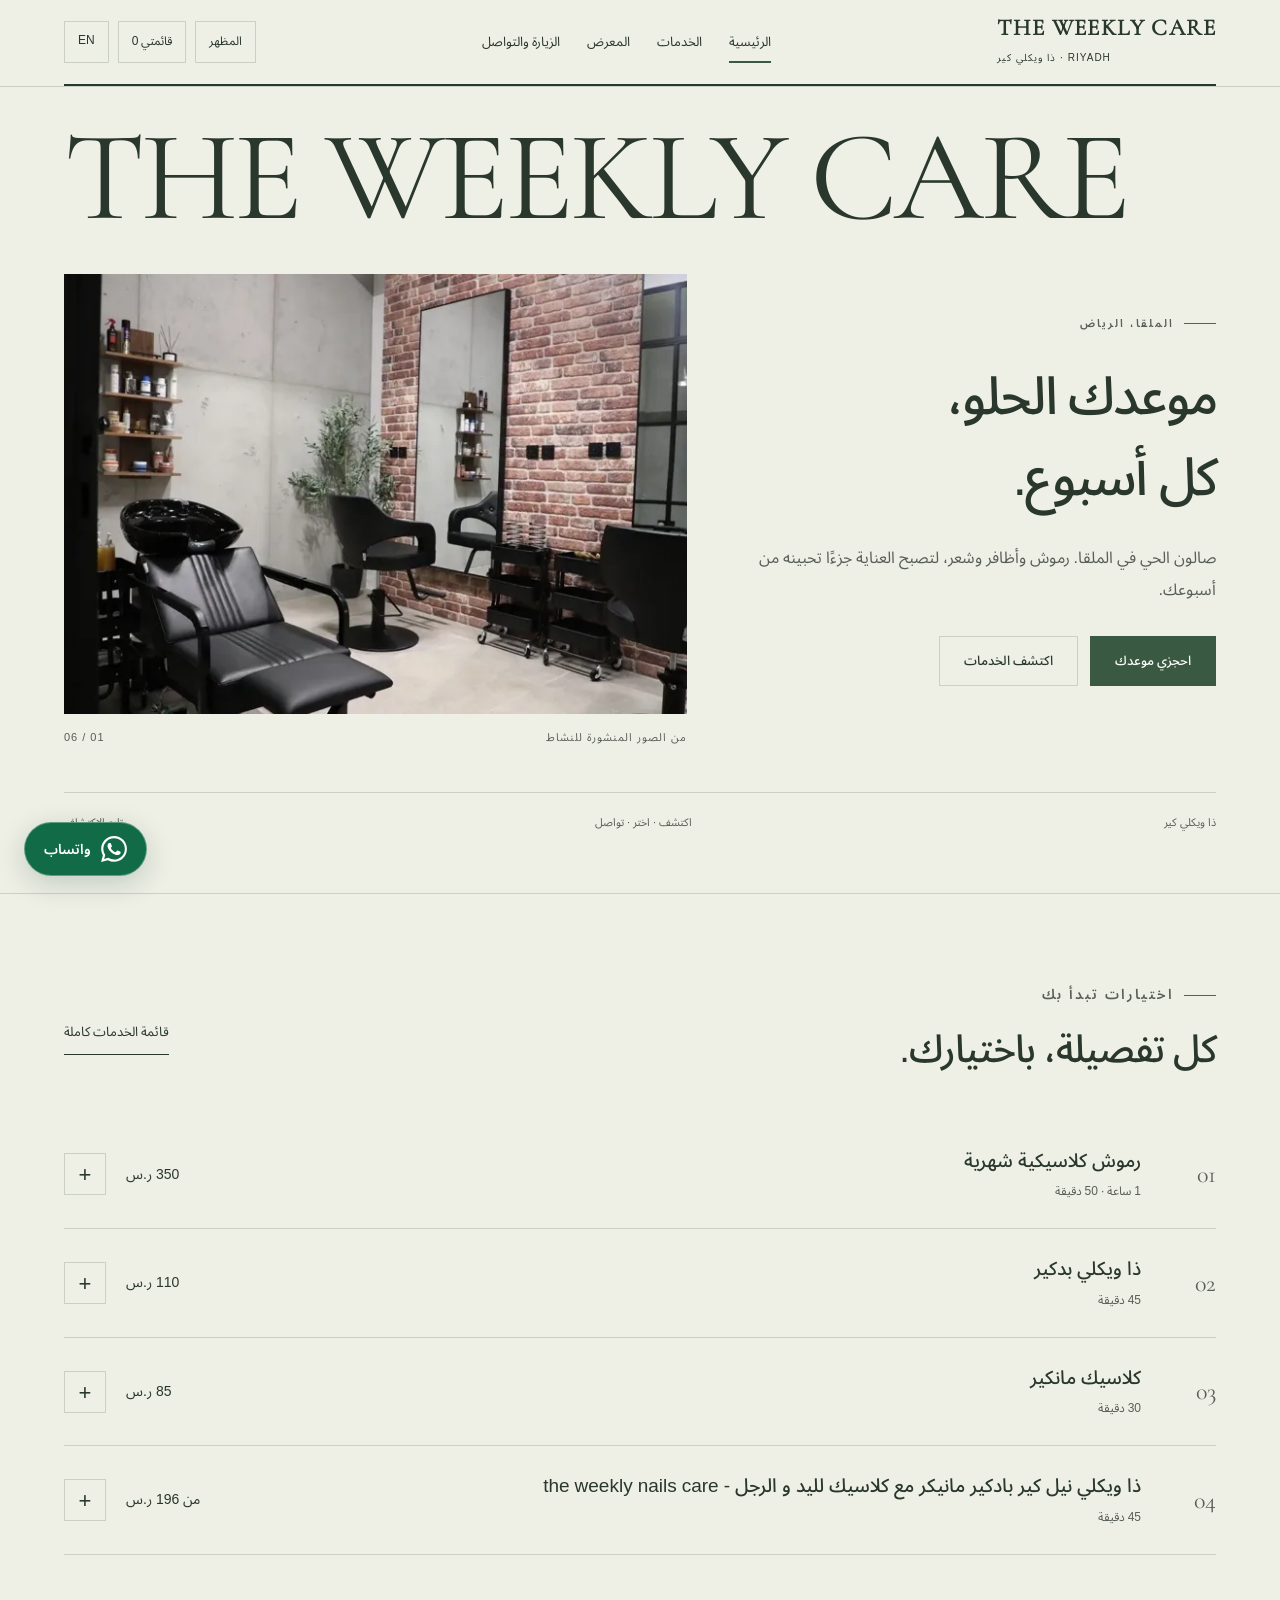
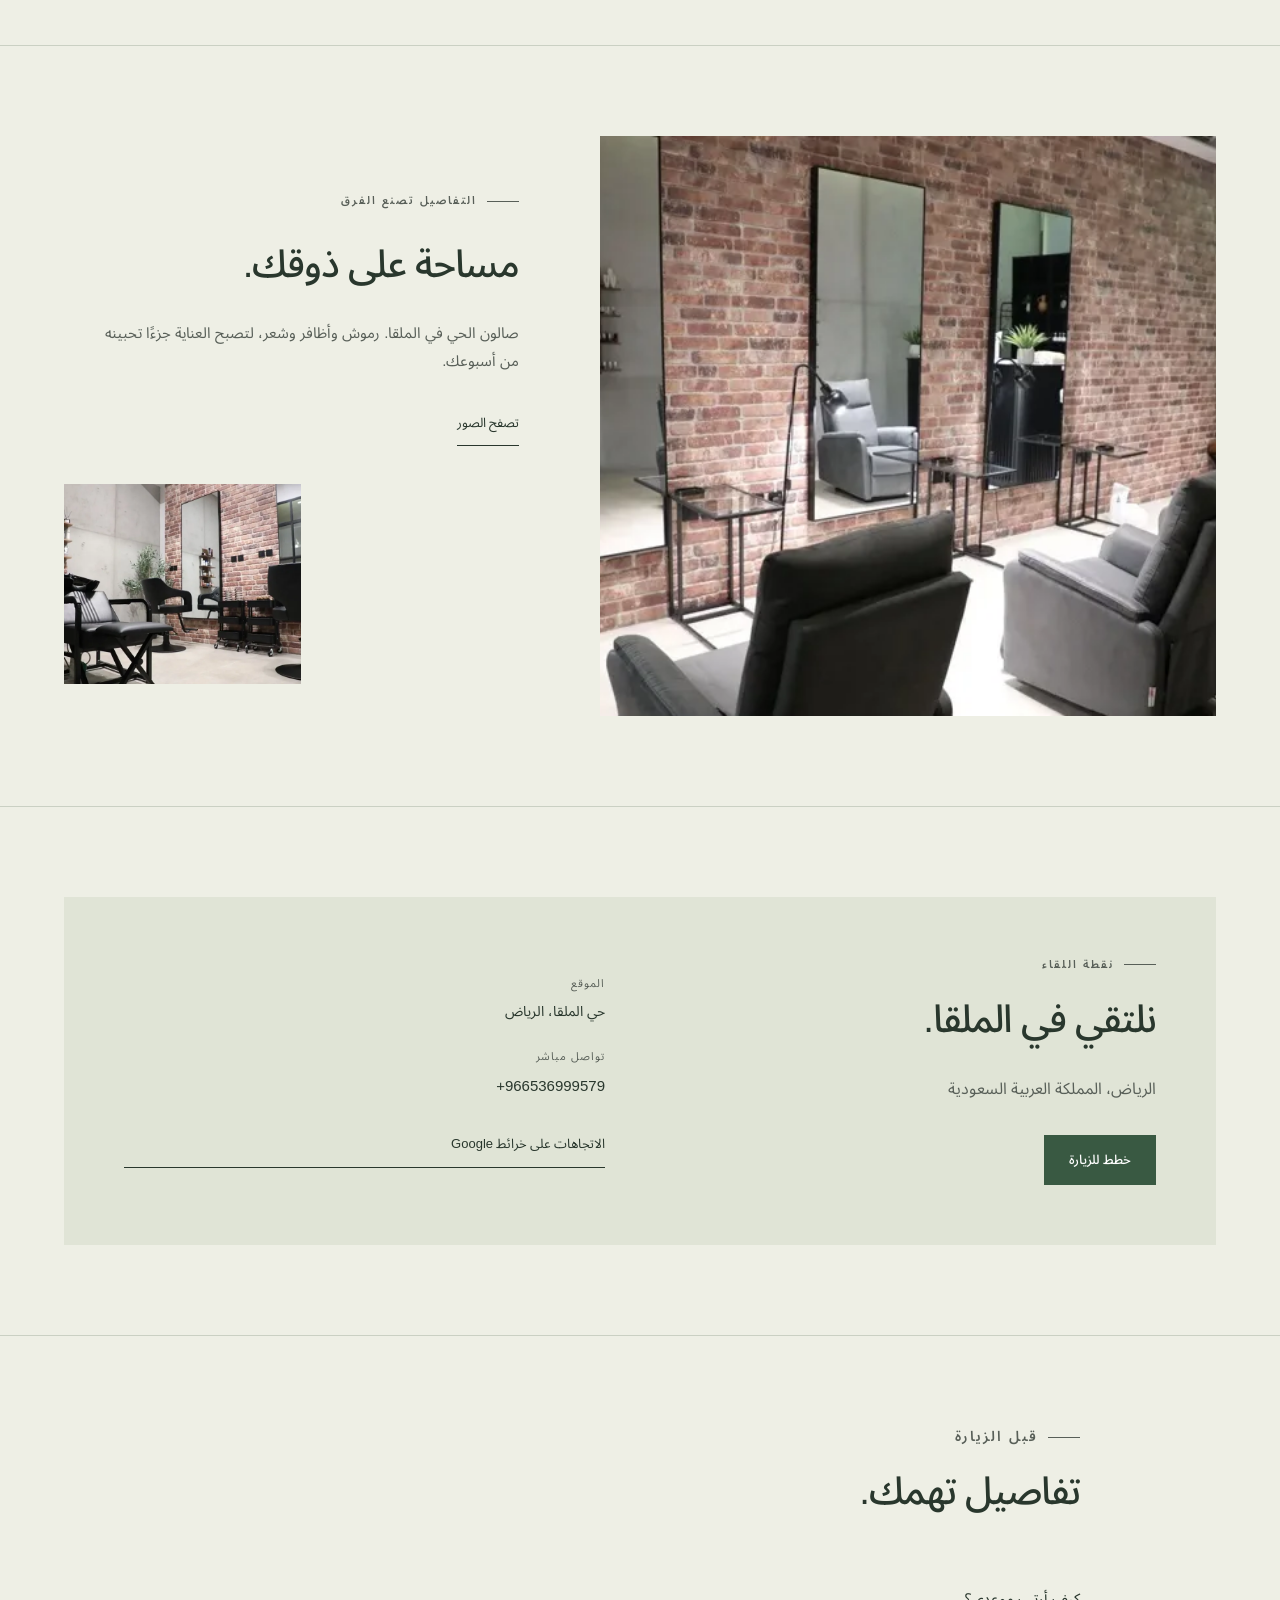
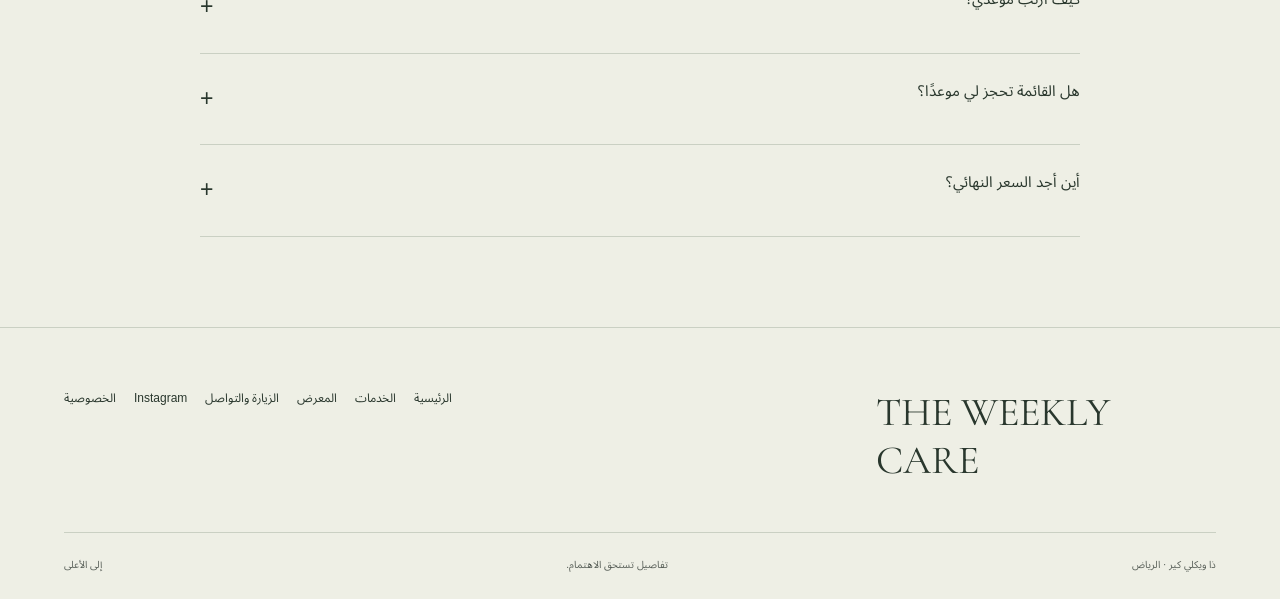
<file: index.html>
<!DOCTYPE html>
<html dir="rtl" lang="ar"><head><meta charset="utf-8"/><meta content="width=device-width,initial-scale=1" name="viewport"/><title>ذا ويكلي كير | ذا ويكلي كير — الرياض</title><meta content="صالون الحي في الملقا. رموش وأظافر وشعر، لتصبح العناية جزءًا تحبينه من أسبوعك." name="description"/><meta content="noindex,nofollow" name="robots"/><meta content="#f4f1e9" name="theme-color"/><link href="https://az212z.github.io/weekly-care-riyadh/index.html" rel="canonical"/><meta content="ذا ويكلي كير | ذا ويكلي كير — الرياض" property="og:title"/><meta content="صالون الحي في الملقا. رموش وأظافر وشعر، لتصبح العناية جزءًا تحبينه من أسبوعك." property="og:description"/><meta content="website" property="og:type"/><meta content="https://az212z.github.io/weekly-care-riyadh/assets/image-0.webp" property="og:image"/><meta content="https://az212z.github.io/weekly-care-riyadh/index.html" property="og:url"/><link href="assets/favicon.svg" rel="icon" type="image/svg+xml"/><link href="assets/site.css" rel="stylesheet"/><link as="font" crossorigin="" href="assets/arabic.woff2" rel="preload" type="font/woff2"/><script defer="" src="assets/site.js"></script></head><body class="editorial"><a class="skip" href="#main">تجاوز إلى المحتوى</a><header class="top"><div class="wrap nav"><a class="wordmark" dir="ltr" href="index.html">THE WEEKLY CARE<small>ذا ويكلي كير · RIYADH</small></a><nav aria-label="التنقل الرئيسي" class="navlinks" id="navigation"><a aria-current="page" href="index.html">الرئيسية</a><a href="services.html">الخدمات</a><a href="gallery.html">المعرض</a><a href="contact.html">الزيارة والتواصل</a></nav><div class="tools"><button aria-label="تغيير المظهر" class="bare theme-toggle" type="button">المظهر</button><button class="bare saved-open" type="button">قائمتي <span data-count="">0</span></button><a class="bare" href="en/index.html" lang="en">EN</a><button aria-controls="navigation" aria-expanded="false" class="bare menu-toggle">القائمة</button></div></div></header><main id="main"><section class="hero reveal"><div class="wrap big-type">THE WEEKLY CARE</div><div class="wrap hero-grid"><div class="hero-copy"><p class="eyebrow"><span class="line"></span>الملقا، الرياض</p><h1>موعدك الحلو، كل أسبوع.</h1><p class="lede">صالون الحي في الملقا. رموش وأظافر وشعر، لتصبح العناية جزءًا تحبينه من أسبوعك.</p><div class="actions"><a class="btn" href="https://www.fresha.com/a/the-weekly-care-dh-wykly-kyr-riyadh-the-weekly-rrmc2678-ldhn-al-malqa-riyadh-13524-saudi-arabia-tanmrrhk">احجزي موعدك</a><a class="btn secondary" href="services.html">اكتشف الخدمات</a></div></div><div class="hero-visual"><img alt="ذا ويكلي كير — صور المكان" class="main-image" decoding="async" fetchpriority="high" height="900" sizes="(max-width: 700px) 90vw, 50vw" src="assets/image-0.webp" srcset="assets/image-0-480.webp 480w, assets/image-0-800.webp 800w, assets/image-0.webp 1590w" width="1590"/><img alt="ذا ويكلي كير — صور المكان" class="secondary-image" decoding="async" height="884" loading="lazy" sizes="(max-width: 700px) 90vw, 50vw" src="assets/image-1.webp" srcset="assets/image-1-480.webp 480w, assets/image-1-800.webp 800w, assets/image-1.webp 1600w" width="1600"/><div class="image-caption"><span>من الصور المنشورة للنشاط</span><span>01 / 06</span></div></div></div><div class="wrap hero-foot"><span>ذا ويكلي كير</span><span>اكتشف · اختر · تواصل</span><a href="#discover">تابع الاكتشاف </a></div></section><div id="discover"></div><section class="chapter"><div class="wrap"><div class="section-head"><div><p class="eyebrow"><span class="line"></span>اختيارات تبدأ بك</p><h2>كل تفصيلة، باختيارك.</h2></div><a class="textlink" href="services.html">قائمة الخدمات كاملة</a></div><div class="service-preview"><article class="service-row" data-service="0"><span class="number">01</span><div><h3>رموش كلاسيكية شهرية</h3><p>1 ساعة · 50 دقيقة</p></div><div class="row-end"><span class="price">350 ر.س</span><button aria-label="إضافة رموش كلاسيكية شهرية" aria-pressed="false" data-save="0" type="button">+</button></div></article><article class="service-row" data-service="1"><span class="number">02</span><div><h3>ذا ويكلي بدكير</h3><p>45 دقيقة</p></div><div class="row-end"><span class="price">110 ر.س</span><button aria-label="إضافة ذا ويكلي بدكير" aria-pressed="false" data-save="1" type="button">+</button></div></article><article class="service-row" data-service="2"><span class="number">03</span><div><h3>كلاسيك مانكير</h3><p>30 دقيقة</p></div><div class="row-end"><span class="price">85 ر.س</span><button aria-label="إضافة كلاسيك مانكير" aria-pressed="false" data-save="2" type="button">+</button></div></article><article class="service-row" data-service="3"><span class="number">04</span><div><h3>ذا ويكلي نيل كير بادكير  مانيكر  مع كلاسيك لليد و الرجل - the weekly nails care</h3><p>45 دقيقة</p></div><div class="row-end"><span class="price">من 196 ر.س</span><button aria-label="إضافة ذا ويكلي نيل كير بادكير  مانيكر  مع كلاسيك لليد و الرجل - the weekly nails care" aria-pressed="false" data-save="3" type="button">+</button></div></article></div></div></section><section class="chapter"><div class="wrap space-grid"><img alt="ذا ويكلي كير — صور المكان" class="" decoding="async" height="884" loading="lazy" sizes="(max-width: 700px) 90vw, 50vw" src="assets/image-1.webp" srcset="assets/image-1-480.webp 480w, assets/image-1-800.webp 800w, assets/image-1.webp 1600w" width="1600"/><div class="space-copy"><p class="eyebrow"><span class="line"></span>التفاصيل تصنع الفرق</p><h2>مساحة على ذوقك.</h2><p>صالون الحي في الملقا. رموش وأظافر وشعر، لتصبح العناية جزءًا تحبينه من أسبوعك.</p><a class="textlink" href="gallery.html">تصفح الصور</a><div class="small-picture"><img alt="ذا ويكلي كير — صور المكان" class="" decoding="async" height="900" loading="lazy" sizes="(max-width: 700px) 90vw, 50vw" src="assets/image-2.webp" srcset="assets/image-2-480.webp 480w, assets/image-2-800.webp 800w, assets/image-2.webp 1254w" width="1254"/></div></div></div></section><section class="chapter"><div class="wrap visit-panel"><div><p class="eyebrow"><span class="line"></span>نقطة اللقاء</p><h2>نلتقي في الملقا.</h2><p class="lede">الرياض، المملكة العربية السعودية</p><a class="btn" href="contact.html">خطط للزيارة</a></div><div class="visit-details"><div><small>الموقع</small><p>حي الملقا، الرياض</p></div><div><small>تواصل مباشر</small><a dir="ltr" href="tel:+966536999579">+966536999579</a></div><a class="textlink" href="https://www.google.com/maps/search/?api=1&amp;query=24.812313079833984,46.60118865966797">الاتجاهات على خرائط Google</a></div></div></section><section class="chapter"><div class="wrap faq"><div class="section-head"><div><p class="eyebrow"><span class="line"></span>قبل الزيارة</p><h2>تفاصيل تهمك.</h2></div></div><details><summary>كيف أرتب موعدي؟</summary><p>اختاري الخدمة ثم انتقلي إلى Fresha لمراجعة الأوقات المتاحة وإتمام الحجز.</p></details><details><summary>هل القائمة تحجز لي موعدًا؟</summary><p>قائمة الاهتمام تساعدك في تجميع الخدمات. لا يتم تثبيت أي موعد من خلال إضافتها؛ الحجز أو التأكيد يتم مع مقدم الخدمة.</p></details><details><summary>أين أجد السعر النهائي؟</summary><p>الأسعار الظاهرة من القائمة المنشورة وقد تتغير بحسب الاختيارات. راجع السعر النهائي وشروط الخدمة عند الحجز أو قبل تأكيد الطلب.</p></details></div></section></main><footer class="footer"><div class="wrap"><div class="footer-top"><div class="footer-title" dir="ltr">THE WEEKLY CARE</div><div class="footer-links"><a href="index.html">الرئيسية</a><a href="services.html">الخدمات</a><a href="gallery.html">المعرض</a><a href="contact.html">الزيارة والتواصل</a><a href="https://www.instagram.com/theweeklycare?igsh=aG9mN3R3YmlqY2Jw&amp;utm_source=qr">Instagram </a><a href="privacy.html">الخصوصية</a></div></div><div class="footer-bottom"><span>ذا ويكلي كير · الرياض</span><span>تفاصيل تستحق الاهتمام.</span><a href="#main">إلى الأعلى </a></div></div></footer><div class="mobile-dock"><a class="btn" href="https://www.fresha.com/a/the-weekly-care-dh-wykly-kyr-riyadh-the-weekly-rrmc2678-ldhn-al-malqa-riyadh-13524-saudi-arabia-tanmrrhk">احجزي موعدك</a><button class="bare saved-open">قائمتي <span data-count="">0</span></button></div><dialog aria-labelledby="saved-title" class="dialog" id="saved-dialog"><div class="dialog-head"><h2 id="saved-title">قائمة اهتمامك</h2><button aria-label="إغلاق" class="close-dialog" data-close="">×</button></div><p class="note">اختيارات محفوظة في جهازك لتسهيل الاستفسار. ليست حجزًا أو طلبًا مؤكدًا.</p><ul class="saved-items"></ul><div class="actions"><a class="btn" href="#" id="saved-wa">استفسر عبر واتساب</a><button class="btn secondary" id="copy-list">نسخ القائمة</button></div></dialog><dialog aria-labelledby="lightbox-caption" class="dialog lightbox" id="lightbox"><div class="dialog-head"><p id="lightbox-caption"></p><button aria-label="إغلاق الصورة" class="close-dialog" data-close="">×</button></div><img alt="" id="lightbox-image"/></dialog><div class="toast" hidden="" role="status"></div><script id="site-data" type="application/json">{"slug": "weekly-care-riyadh", "name": "ذا ويكلي كير", "phone": "966536999579", "services": [{"name": "رموش كلاسيكية شهرية | Monthly Classic Lashes", "category": "مختارات | Featured", "price": 350, "variable": false, "duration": "PT1H50M", "url": "https://www.fresha.com/a/the-weekly-care-dh-wykly-kyr-riyadh-the-weekly-rrmc2678-ldhn-al-malqa-riyadh-13524-saudi-arabia-tanmrrhk/booking?offerItemId=s:24422898"}, {"name": "ذا ويكلي بدكير  | The Weekly Pedi", "category": "مختارات | Featured", "price": 110, "variable": false, "duration": "PT45M", "url": "https://www.fresha.com/a/the-weekly-care-dh-wykly-kyr-riyadh-the-weekly-rrmc2678-ldhn-al-malqa-riyadh-13524-saudi-arabia-tanmrrhk/booking?offerItemId=s:24423070"}, {"name": "كلاسيك مانكير | Classic Manicure", "category": "مختارات | Featured", "price": 85, "variable": false, "duration": "PT30M", "url": "https://www.fresha.com/a/the-weekly-care-dh-wykly-kyr-riyadh-the-weekly-rrmc2678-ldhn-al-malqa-riyadh-13524-saudi-arabia-tanmrrhk/booking?offerItemId=s:24423069"}, {"name": "ذا ويكلي نيل كير بادكير  مانيكر  مع كلاسيك لليد و الرجل - the weekly nails care", "category": "مختارات | Featured", "price": 196, "variable": true, "duration": "PT45M", "url": "https://www.fresha.com/a/the-weekly-care-dh-wykly-kyr-riyadh-the-weekly-rrmc2678-ldhn-al-malqa-riyadh-13524-saudi-arabia-tanmrrhk/booking?offerItemId=p:1907544"}, {"name": "رموش ماسكارا افكت شهرية | Monthly Mascara Effect Lashes", "category": "تركيب رموش | Lash Extensions", "price": 400, "variable": false, "duration": "PT1H50M", "url": "https://www.fresha.com/a/the-weekly-care-dh-wykly-kyr-riyadh-the-weekly-rrmc2678-ldhn-al-malqa-riyadh-13524-saudi-arabia-tanmrrhk/booking?offerItemId=s:24422896"}, {"name": "رموش هايبرد شهرية | Monthly Hybrid Lashes", "category": "تركيب رموش | Lash Extensions", "price": 450, "variable": false, "duration": "PT1H50M", "url": "https://www.fresha.com/a/the-weekly-care-dh-wykly-kyr-riyadh-the-weekly-rrmc2678-ldhn-al-malqa-riyadh-13524-saudi-arabia-tanmrrhk/booking?offerItemId=s:24422888"}, {"name": "رموش كثيفة شهرية | Monthly Volume Lashes", "category": "تركيب رموش | Lash Extensions", "price": 550, "variable": false, "duration": "PT1H50M", "url": "https://www.fresha.com/a/the-weekly-care-dh-wykly-kyr-riyadh-the-weekly-rrmc2678-ldhn-al-malqa-riyadh-13524-saudi-arabia-tanmrrhk/booking?offerItemId=s:24422884"}, {"name": "رموش حرير شهرية | Monthly Silk Lashes", "category": "تركيب رموش | Lash Extensions", "price": 600, "variable": false, "duration": "PT1H55M", "url": "https://www.fresha.com/a/the-weekly-care-dh-wykly-kyr-riyadh-the-weekly-rrmc2678-ldhn-al-malqa-riyadh-13524-saudi-arabia-tanmrrhk/booking?offerItemId=s:24422809"}, {"name": "رتوش رموش كلاسيكية | Refill Classic Lashes", "category": "تركيب رموش | Lash Extensions", "price": 250, "variable": false, "duration": "PT1H50M", "url": "https://www.fresha.com/a/the-weekly-care-dh-wykly-kyr-riyadh-the-weekly-rrmc2678-ldhn-al-malqa-riyadh-13524-saudi-arabia-tanmrrhk/booking?offerItemId=s:24422788"}, {"name": "رتوش ماسكارا افكت | Refill Mascara Effect Lashes", "category": "تركيب رموش | Lash Extensions", "price": 280, "variable": false, "duration": "PT1H50M", "url": "https://www.fresha.com/a/the-weekly-care-dh-wykly-kyr-riyadh-the-weekly-rrmc2678-ldhn-al-malqa-riyadh-13524-saudi-arabia-tanmrrhk/booking?offerItemId=s:24422786"}, {"name": "رتوش هايبرد | Refill Hybrid Lashes", "category": "تركيب رموش | Lash Extensions", "price": 300, "variable": false, "duration": "PT1H50M", "url": "https://www.fresha.com/a/the-weekly-care-dh-wykly-kyr-riyadh-the-weekly-rrmc2678-ldhn-al-malqa-riyadh-13524-saudi-arabia-tanmrrhk/booking?offerItemId=s:24419531"}, {"name": "رتوش كثيفة | Refill Volume Lashes", "category": "تركيب رموش | Lash Extensions", "price": 320, "variable": false, "duration": "PT1H50M", "url": "https://www.fresha.com/a/the-weekly-care-dh-wykly-kyr-riyadh-the-weekly-rrmc2678-ldhn-al-malqa-riyadh-13524-saudi-arabia-tanmrrhk/booking?offerItemId=s:24419530"}, {"name": "رتوش حرير | Refill Silk Lashes", "category": "تركيب رموش | Lash Extensions", "price": 350, "variable": false, "duration": "PT1H50M", "url": "https://www.fresha.com/a/the-weekly-care-dh-wykly-kyr-riyadh-the-weekly-rrmc2678-ldhn-al-malqa-riyadh-13524-saudi-arabia-tanmrrhk/booking?offerItemId=s:24419527"}, {"name": "إزالة رموش | Lash Removal", "category": "تركيب رموش | Lash Extensions", "price": 80, "variable": false, "duration": "PT30M", "url": "https://www.fresha.com/a/the-weekly-care-dh-wykly-kyr-riyadh-the-weekly-rrmc2678-ldhn-al-malqa-riyadh-13524-saudi-arabia-tanmrrhk/booking?offerItemId=s:24419522"}, {"name": "ذا ويكلي مانكير سبا | The Weekly Mani Spa", "category": "العناية باليد والقدم | Hand & Feet Care", "price": 110, "variable": false, "duration": "PT45M", "url": "https://www.fresha.com/a/the-weekly-care-dh-wykly-kyr-riyadh-the-weekly-rrmc2678-ldhn-al-malqa-riyadh-13524-saudi-arabia-tanmrrhk/booking?offerItemId=s:24423072"}, {"name": "كلاسيك بدكير | Classic Pedicure", "category": "العناية باليد والقدم | Hand & Feet Care", "price": 85, "variable": false, "duration": "PT45M", "url": "https://www.fresha.com/a/the-weekly-care-dh-wykly-kyr-riyadh-the-weekly-rrmc2678-ldhn-al-malqa-riyadh-13524-saudi-arabia-tanmrrhk/booking?offerItemId=s:24423066"}, {"name": "مانكير روسي | Russian Manicure", "category": "العناية باليد والقدم | Hand & Feet Care", "price": 100, "variable": false, "duration": "PT45M", "url": "https://www.fresha.com/a/the-weekly-care-dh-wykly-kyr-riyadh-the-weekly-rrmc2678-ldhn-al-malqa-riyadh-13524-saudi-arabia-tanmrrhk/booking?offerItemId=s:24423059"}, {"name": "بدكير روسي | Russian Pedicure", "category": "العناية باليد والقدم | Hand & Feet Care", "price": 100, "variable": false, "duration": "PT45M", "url": "https://www.fresha.com/a/the-weekly-care-dh-wykly-kyr-riyadh-the-weekly-rrmc2678-ldhn-al-malqa-riyadh-13524-saudi-arabia-tanmrrhk/booking?offerItemId=s:24423056"}, {"name": "مساج | Massage", "category": "العناية باليد والقدم | Hand & Feet Care", "price": 50, "variable": false, "duration": "PT15M", "url": "https://www.fresha.com/a/the-weekly-care-dh-wykly-kyr-riyadh-the-weekly-rrmc2678-ldhn-al-malqa-riyadh-13524-saudi-arabia-tanmrrhk/booking?offerItemId=s:24423051"}, {"name": "ماسك مرطب لليد أو الرجل | Moisturizing Mask – Hand or Feet", "category": "العناية باليد والقدم | Hand & Feet Care", "price": 20, "variable": false, "duration": "PT20M", "url": "https://www.fresha.com/a/the-weekly-care-dh-wykly-kyr-riyadh-the-weekly-rrmc2678-ldhn-al-malqa-riyadh-13524-saudi-arabia-tanmrrhk/booking?offerItemId=s:24423049"}, {"name": "ذا ويكلي بياب | The Weekly BIAB", "category": "المناكير | Polish", "price": 250, "variable": false, "duration": "PT1H30M", "url": "https://www.fresha.com/a/the-weekly-care-dh-wykly-kyr-riyadh-the-weekly-rrmc2678-ldhn-al-malqa-riyadh-13524-saudi-arabia-tanmrrhk/booking?offerItemId=s:24423036"}, {"name": "ذا ويكلي جل | The Weekly Gel", "category": "المناكير | Polish", "price": 140, "variable": false, "duration": "PT1H30M", "url": "https://www.fresha.com/a/the-weekly-care-dh-wykly-kyr-riyadh-the-weekly-rrmc2678-ldhn-al-malqa-riyadh-13524-saudi-arabia-tanmrrhk/booking?offerItemId=s:24423031"}, {"name": "لون جل فرنش | Gel French", "category": "المناكير | Polish", "price": 120, "variable": false, "duration": "PT1H30M", "url": "https://www.fresha.com/a/the-weekly-care-dh-wykly-kyr-riyadh-the-weekly-rrmc2678-ldhn-al-malqa-riyadh-13524-saudi-arabia-tanmrrhk/booking?offerItemId=s:24423029"}, {"name": "لون جل اومبري | Gel Ombre", "category": "المناكير | Polish", "price": 120, "variable": false, "duration": "PT1H30M", "url": "https://www.fresha.com/a/the-weekly-care-dh-wykly-kyr-riyadh-the-weekly-rrmc2678-ldhn-al-malqa-riyadh-13524-saudi-arabia-tanmrrhk/booking?offerItemId=s:24423026"}, {"name": "لون جل كات اي | Gel Cat Eye", "category": "المناكير | Polish", "price": 120, "variable": false, "duration": "PT1H30M", "url": "https://www.fresha.com/a/the-weekly-care-dh-wykly-kyr-riyadh-the-weekly-rrmc2678-ldhn-al-malqa-riyadh-13524-saudi-arabia-tanmrrhk/booking?offerItemId=s:24423020"}, {"name": "لون جل كروم | Chrome Gel", "category": "المناكير | Polish", "price": 120, "variable": false, "duration": "PT1H30M", "url": "https://www.fresha.com/a/the-weekly-care-dh-wykly-kyr-riyadh-the-weekly-rrmc2678-ldhn-al-malqa-riyadh-13524-saudi-arabia-tanmrrhk/booking?offerItemId=s:24423017"}, {"name": "لون جل | Gel Color", "category": "المناكير | Polish", "price": 80, "variable": false, "duration": "PT1H30M", "url": "https://www.fresha.com/a/the-weekly-care-dh-wykly-kyr-riyadh-the-weekly-rrmc2678-ldhn-al-malqa-riyadh-13524-saudi-arabia-tanmrrhk/booking?offerItemId=s:24423013"}, {"name": "لون كلاسيك فرنش | Classic French Color", "category": "المناكير | Polish", "price": 80, "variable": false, "duration": "PT1H30M", "url": "https://www.fresha.com/a/the-weekly-care-dh-wykly-kyr-riyadh-the-weekly-rrmc2678-ldhn-al-malqa-riyadh-13524-saudi-arabia-tanmrrhk/booking?offerItemId=s:24423008"}, {"name": "لون كلاسيك | Classic Color", "category": "المناكير | Polish", "price": 40, "variable": false, "duration": "PT15M", "url": "https://www.fresha.com/a/the-weekly-care-dh-wykly-kyr-riyadh-the-weekly-rrmc2678-ldhn-al-malqa-riyadh-13524-saudi-arabia-tanmrrhk/booking?offerItemId=s:24423006"}, {"name": "فايبر جلاس مع بياب | Fiber Glass Extension & BIAB", "category": "تركيب أظافر | Nail Extensions", "price": 350, "variable": false, "duration": "PT3H", "url": "https://www.fresha.com/a/the-weekly-care-dh-wykly-kyr-riyadh-the-weekly-rrmc2678-ldhn-al-malqa-riyadh-13524-saudi-arabia-tanmrrhk/booking?offerItemId=s:24422945"}, {"name": "أظافر اسبوعية جاهزه للتركيب مع لون جل | Press on Weekly Nails with gel color", "category": "تركيب أظافر | Nail Extensions", "price": 225, "variable": false, "duration": "PT1H30M", "url": "https://www.fresha.com/a/the-weekly-care-dh-wykly-kyr-riyadh-the-weekly-rrmc2678-ldhn-al-malqa-riyadh-13524-saudi-arabia-tanmrrhk/booking?offerItemId=s:24422943"}, {"name": "إعادة تعبئة هارد جل | Hard Gel Refill", "category": "تركيب أظافر | Nail Extensions", "price": 250, "variable": false, "duration": "PT1H30M", "url": "https://www.fresha.com/a/the-weekly-care-dh-wykly-kyr-riyadh-the-weekly-rrmc2678-ldhn-al-malqa-riyadh-13524-saudi-arabia-tanmrrhk/booking?offerItemId=s:24422941"}, {"name": "أظافر اسبوعية جاهزه للتركيب مع لون كلاسيك | Press on Weekly Nails with classic color", "category": "تركيب أظافر | Nail Extensions", "price": 175, "variable": false, "duration": "PT1H30M", "url": "https://www.fresha.com/a/the-weekly-care-dh-wykly-kyr-riyadh-the-weekly-rrmc2678-ldhn-al-malqa-riyadh-13524-saudi-arabia-tanmrrhk/booking?offerItemId=s:24514238"}, {"name": "إعادة تعبئة فايبر جلاس | Fiber Glass Refill", "category": "تركيب أظافر | Nail Extensions", "price": 250, "variable": false, "duration": "PT1H", "url": "https://www.fresha.com/a/the-weekly-care-dh-wykly-kyr-riyadh-the-weekly-rrmc2678-ldhn-al-malqa-riyadh-13524-saudi-arabia-tanmrrhk/booking?offerItemId=s:24422939"}, {"name": "ترميم ظفر مكسور | Repair a Broken Nail", "category": "تركيب أظافر | Nail Extensions", "price": 40, "variable": false, "duration": "PT10M", "url": "https://www.fresha.com/a/the-weekly-care-dh-wykly-kyr-riyadh-the-weekly-rrmc2678-ldhn-al-malqa-riyadh-13524-saudi-arabia-tanmrrhk/booking?offerItemId=s:24422936"}, {"name": "ازالة جل أو أظافر أسبوعية | Gel or Weekly Nails Removal", "category": "الإزالة | Removal", "price": 80, "variable": false, "duration": "PT30M", "url": "https://www.fresha.com/a/the-weekly-care-dh-wykly-kyr-riyadh-the-weekly-rrmc2678-ldhn-al-malqa-riyadh-13524-saudi-arabia-tanmrrhk/booking?offerItemId=s:24422927"}, {"name": "ازالة بياب أو تركيب | BIAB or Nail Extensions Removal", "category": "الإزالة | Removal", "price": 120, "variable": false, "duration": "PT1H", "url": "https://www.fresha.com/a/the-weekly-care-dh-wykly-kyr-riyadh-the-weekly-rrmc2678-ldhn-al-malqa-riyadh-13524-saudi-arabia-tanmrrhk/booking?offerItemId=s:24422926"}, {"name": "تنظيف بشره - facial", "category": "العناية بالبشرة | Skin Care", "price": 150, "variable": false, "duration": "PT1H20M", "url": "https://www.fresha.com/a/the-weekly-care-dh-wykly-kyr-riyadh-the-weekly-rrmc2678-ldhn-al-malqa-riyadh-13524-saudi-arabia-tanmrrhk/booking?offerItemId=s:25113154"}, {"name": "تنسيق وفتلة حواجب | Eyebrow Shaping & Threading", "category": "العناية بالبشرة | Skin Care", "price": 70, "variable": false, "duration": "PT15M", "url": "https://www.fresha.com/a/the-weekly-care-dh-wykly-kyr-riyadh-the-weekly-rrmc2678-ldhn-al-malqa-riyadh-13524-saudi-arabia-tanmrrhk/booking?offerItemId=s:24422924"}, {"name": "تشقير حواجب | Eyebrow Bleaching", "category": "العناية بالبشرة | Skin Care", "price": 80, "variable": false, "duration": "PT15M", "url": "https://www.fresha.com/a/the-weekly-care-dh-wykly-kyr-riyadh-the-weekly-rrmc2678-ldhn-al-malqa-riyadh-13524-saudi-arabia-tanmrrhk/booking?offerItemId=s:24422921"}, {"name": "إزالة شعر فوق الشفة | Upper Lip Hair Removal", "category": "العناية بالبشرة | Skin Care", "price": 50, "variable": false, "duration": "PT15M", "url": "https://www.fresha.com/a/the-weekly-care-dh-wykly-kyr-riyadh-the-weekly-rrmc2678-ldhn-al-malqa-riyadh-13524-saudi-arabia-tanmrrhk/booking?offerItemId=s:24422918"}, {"name": "واكس أو فتلة وجه | Full Face Wax or Threading", "category": "العناية بالبشرة | Skin Care", "price": 100, "variable": false, "duration": "PT30M", "url": "https://www.fresha.com/a/the-weekly-care-dh-wykly-kyr-riyadh-the-weekly-rrmc2678-ldhn-al-malqa-riyadh-13524-saudi-arabia-tanmrrhk/booking?offerItemId=s:24422915"}, {"name": "صبغة رموش | Lash Tint", "category": "العناية بالبشرة | Skin Care", "price": 40, "variable": false, "duration": "PT20M", "url": "https://www.fresha.com/a/the-weekly-care-dh-wykly-kyr-riyadh-the-weekly-rrmc2678-ldhn-al-malqa-riyadh-13524-saudi-arabia-tanmrrhk/booking?offerItemId=s:24422909"}, {"name": "صبغة حواجب | Eyebrow Tint", "category": "العناية بالبشرة | Skin Care", "price": 40, "variable": false, "duration": "PT20M", "url": "https://www.fresha.com/a/the-weekly-care-dh-wykly-kyr-riyadh-the-weekly-rrmc2678-ldhn-al-malqa-riyadh-13524-saudi-arabia-tanmrrhk/booking?offerItemId=s:24422907"}, {"name": "سشوار ستريت | Straight Blow Dry", "category": "سشوار | Blow Dry", "price": 80, "variable": true, "duration": "PT1H", "url": "https://www.fresha.com/a/the-weekly-care-dh-wykly-kyr-riyadh-the-weekly-rrmc2678-ldhn-al-malqa-riyadh-13524-saudi-arabia-tanmrrhk/booking?offerItemId=s:24419488"}, {"name": "ويفي فير | Wavy Fair", "category": "سشوار | Blow Dry", "price": 150, "variable": true, "duration": "PT1H30M", "url": "https://www.fresha.com/a/the-weekly-care-dh-wykly-kyr-riyadh-the-weekly-rrmc2678-ldhn-al-malqa-riyadh-13524-saudi-arabia-tanmrrhk/booking?offerItemId=s:24419486"}, {"name": "بنس | Hair Pin", "category": "سشوار | Blow Dry", "price": 5, "variable": false, "duration": "PT1H", "url": "https://www.fresha.com/a/the-weekly-care-dh-wykly-kyr-riyadh-the-weekly-rrmc2678-ldhn-al-malqa-riyadh-13524-saudi-arabia-tanmrrhk/booking?offerItemId=s:24419483"}, {"name": "ذا ويكلي هير كير - The weekly hair care", "category": "معالجات الشعر | Hair Treatments", "price": 200, "variable": false, "duration": "PT1H", "url": "https://www.fresha.com/a/the-weekly-care-dh-wykly-kyr-riyadh-the-weekly-rrmc2678-ldhn-al-malqa-riyadh-13524-saudi-arabia-tanmrrhk/booking?offerItemId=s:24666356"}, {"name": "معالج البي بي كريم | BB Cream Treatment", "category": "معالجات الشعر | Hair Treatments", "price": 800, "variable": true, "duration": "PT2H", "url": "https://www.fresha.com/a/the-weekly-care-dh-wykly-kyr-riyadh-the-weekly-rrmc2678-ldhn-al-malqa-riyadh-13524-saudi-arabia-tanmrrhk/booking?offerItemId=s:24419496"}, {"name": "جذور | Roots", "category": "صبغة الشعر | Hair Color", "price": 120, "variable": false, "duration": "PT2H", "url": "https://www.fresha.com/a/the-weekly-care-dh-wykly-kyr-riyadh-the-weekly-rrmc2678-ldhn-al-malqa-riyadh-13524-saudi-arabia-tanmrrhk/booking?offerItemId=s:24419476"}, {"name": "صبغة لون واحد | One Color", "category": "صبغة الشعر | Hair Color", "price": 300, "variable": true, "duration": "PT2H", "url": "https://www.fresha.com/a/the-weekly-care-dh-wykly-kyr-riyadh-the-weekly-rrmc2678-ldhn-al-malqa-riyadh-13524-saudi-arabia-tanmrrhk/booking?offerItemId=s:24419467"}, {"name": "رنساج | Hair Rinsage", "category": "صبغة الشعر | Hair Color", "price": 200, "variable": true, "duration": "PT2H", "url": "https://www.fresha.com/a/the-weekly-care-dh-wykly-kyr-riyadh-the-weekly-rrmc2678-ldhn-al-malqa-riyadh-13524-saudi-arabia-tanmrrhk/booking?offerItemId=s:24419458"}, {"name": "جلسة K18", "category": "العناية بالشعر | Hair Care", "price": 80, "variable": false, "duration": "PT30M", "url": "https://www.fresha.com/a/the-weekly-care-dh-wykly-kyr-riyadh-the-weekly-rrmc2678-ldhn-al-malqa-riyadh-13524-saudi-arabia-tanmrrhk/booking?offerItemId=s:24765060"}, {"name": "غسيل وتجفيف | Hair Wash & Dry", "category": "العناية بالشعر | Hair Care", "price": 50, "variable": false, "duration": "PT30M", "url": "https://www.fresha.com/a/the-weekly-care-dh-wykly-kyr-riyadh-the-weekly-rrmc2678-ldhn-al-malqa-riyadh-13524-saudi-arabia-tanmrrhk/booking?offerItemId=s:24419518"}, {"name": "قص أطراف | Hair Trim", "category": "العناية بالشعر | Hair Care", "price": 50, "variable": false, "duration": "PT30M", "url": "https://www.fresha.com/a/the-weekly-care-dh-wykly-kyr-riyadh-the-weekly-rrmc2678-ldhn-al-malqa-riyadh-13524-saudi-arabia-tanmrrhk/booking?offerItemId=s:24419515"}, {"name": "سكرب فروة الرأس كلارا بالنعناع | Clara Hair Detox (Mint)", "category": "العناية بالشعر | Hair Care", "price": 150, "variable": false, "duration": "PT45M", "url": "https://www.fresha.com/a/the-weekly-care-dh-wykly-kyr-riyadh-the-weekly-rrmc2678-ldhn-al-malqa-riyadh-13524-saudi-arabia-tanmrrhk/booking?offerItemId=s:24419514"}]}</script><style id="wa-float-style">.wa-float{position:fixed;inset-inline-end:24px;bottom:calc(24px + env(safe-area-inset-bottom,0px));z-index:40;display:inline-flex;align-items:center;justify-content:center;gap:10px;min-height:54px;padding:12px 19px;border:1px solid #ffffff55;border-radius:999px;background:#116b46;color:#fff!important;font-family:inherit;font-size:14px;font-weight:600;line-height:1.5;text-decoration:none!important;box-shadow:0 8px 28px #12382930;isolation:isolate;transition:transform .2s,background .2s,box-shadow .2s}.wa-float svg{display:block;width:26px;height:26px;flex:none}.wa-float:hover{background:#095837;transform:translateY(-3px);box-shadow:0 12px 32px #12382940}.wa-float:focus-visible{outline:3px solid #116b46;outline-offset:5px;box-shadow:0 0 0 3px #fff}.wa-float span{white-space:nowrap}@media(max-width:900px){.wa-float{inset-inline-end:16px;bottom:calc(18px + env(safe-area-inset-bottom,0px));padding:11px 16px;min-height:50px;font-size:13px}.wa-float.wa-above-dock{bottom:calc(92px + env(safe-area-inset-bottom,0px))}}@media(prefers-reduced-motion:reduce){.wa-float{transition:none}.wa-float:hover{transform:none}}@media print{.wa-float{display:none}}</style><a aria-label="تواصل عبر واتساب" class="wa-float wa-above-dock" href="https://wa.me/966536999579" rel="noopener noreferrer" target="_blank"><svg aria-hidden="true" fill="currentColor" viewbox="0 0 24 24"><path d="M20.52 3.48A11.87 11.87 0 0012.05 0C5.5 0 .17 5.33.17 11.88c0 2.09.55 4.14 1.58 5.95L.07 24l6.31-1.66a11.89 11.89 0 005.67 1.44h.01c6.55 0 11.88-5.33 11.88-11.88 0-3.17-1.24-6.16-3.42-8.42zM12.05 21.77a9.85 9.85 0 01-5.02-1.37l-.36-.21-3.74.98 1-3.64-.24-.37a9.86 9.86 0 01-1.51-5.28c0-5.45 4.44-9.89 9.9-9.89a9.83 9.83 0 017 2.9 9.85 9.85 0 012.89 7c0 5.45-4.44 9.88-9.92 9.88zm5.42-7.41c-.3-.15-1.76-.87-2.03-.97-.27-.1-.47-.15-.67.15-.2.3-.77.97-.94 1.17-.18.2-.35.22-.65.07-.3-.15-1.25-.46-2.38-1.47-.88-.78-1.48-1.75-1.65-2.05-.17-.3-.02-.46.13-.6.13-.13.3-.35.45-.52.15-.18.2-.3.3-.5.1-.2.05-.37-.03-.52-.07-.15-.67-1.61-.91-2.2-.24-.58-.49-.5-.67-.51h-.57c-.2 0-.52.08-.79.37-.27.3-1.04 1.02-1.04 2.48 0 1.47 1.07 2.89 1.22 3.09.15.2 2.1 3.2 5.08 4.49.71.31 1.27.5 1.7.63.72.23 1.37.2 1.89.12.58-.09 1.76-.72 2.01-1.42.25-.69.25-1.29.18-1.41-.08-.13-.27-.2-.57-.35z"></path></svg><span>واتساب</span></a></body></html>
</file>
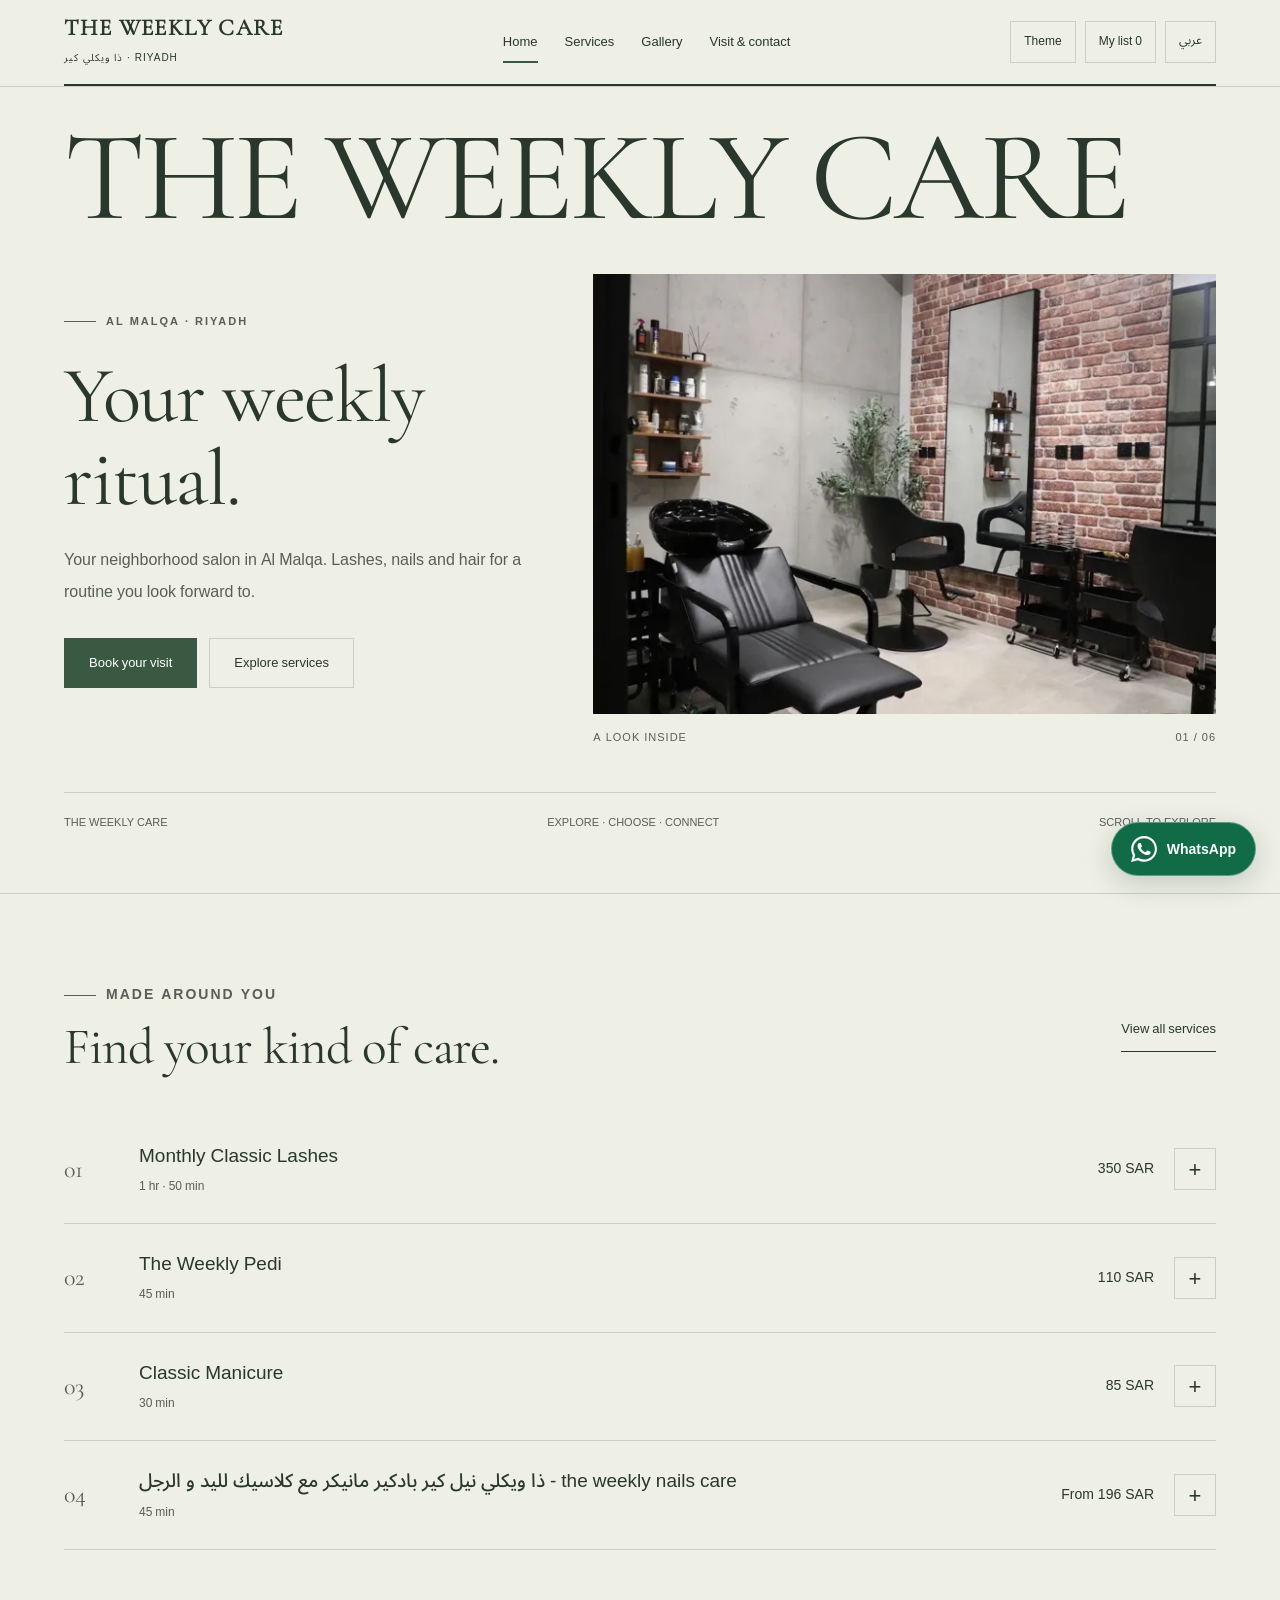
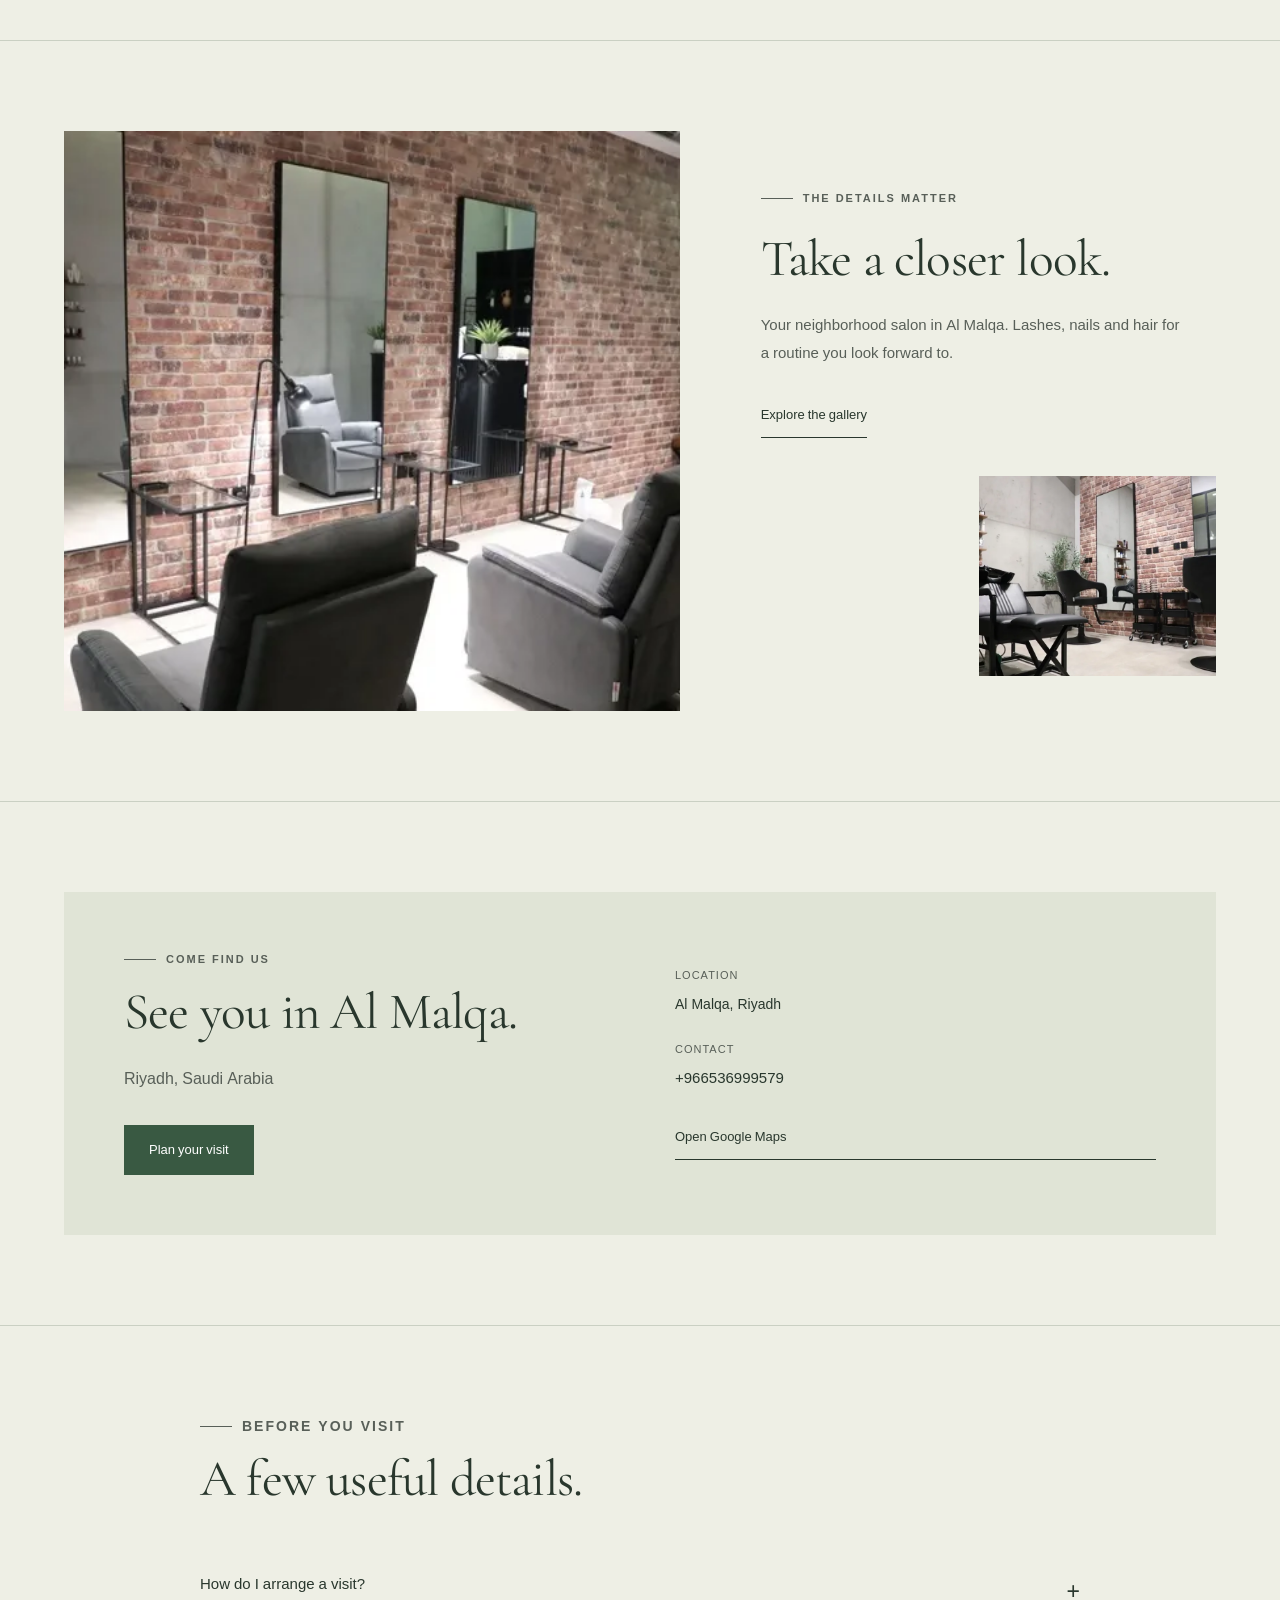
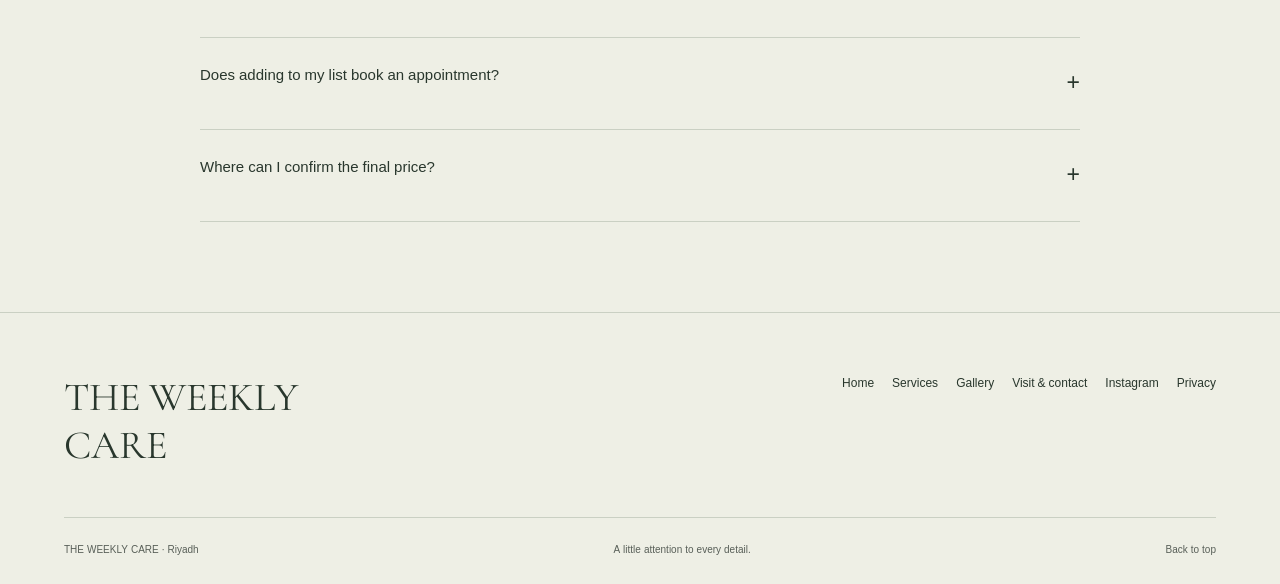
<file: en/index.html>
<!DOCTYPE html>
<html dir="ltr" lang="en"><head><meta charset="utf-8"/><meta content="width=device-width,initial-scale=1" name="viewport"/><title>THE WEEKLY CARE | THE WEEKLY CARE — Riyadh</title><meta content="Your neighborhood salon in Al Malqa. Lashes, nails and hair for a routine you look forward to." name="description"/><meta content="noindex,nofollow" name="robots"/><meta content="#f4f1e9" name="theme-color"/><link href="https://az212z.github.io/weekly-care-riyadh/en/index.html" rel="canonical"/><meta content="THE WEEKLY CARE | THE WEEKLY CARE — Riyadh" property="og:title"/><meta content="Your neighborhood salon in Al Malqa. Lashes, nails and hair for a routine you look forward to." property="og:description"/><meta content="website" property="og:type"/><meta content="https://az212z.github.io/weekly-care-riyadh/assets/image-0.webp" property="og:image"/><meta content="https://az212z.github.io/weekly-care-riyadh/en/index.html" property="og:url"/><link href="../assets/favicon.svg" rel="icon" type="image/svg+xml"/><link href="../assets/site.css" rel="stylesheet"/><link as="font" crossorigin="" href="../assets/arabic.woff2" rel="preload" type="font/woff2"/><script defer="" src="../assets/site.js"></script></head><body class="editorial"><a class="skip" href="#main">Skip to content</a><header class="top"><div class="wrap nav"><a class="wordmark" dir="ltr" href="index.html">THE WEEKLY CARE<small>ذا ويكلي كير · RIYADH</small></a><nav aria-label="Main navigation" class="navlinks" id="navigation"><a aria-current="page" href="index.html">Home</a><a href="services.html">Services</a><a href="gallery.html">Gallery</a><a href="contact.html">Visit &amp; contact</a></nav><div class="tools"><button aria-label="Change appearance" class="bare theme-toggle" type="button">Theme</button><button class="bare saved-open" type="button">My list <span data-count="">0</span></button><a class="bare" href="../index.html" lang="ar">عربي</a><button aria-controls="navigation" aria-expanded="false" class="bare menu-toggle">Menu</button></div></div></header><main id="main"><section class="hero reveal"><div class="wrap big-type">THE WEEKLY CARE</div><div class="wrap hero-grid"><div class="hero-copy"><p class="eyebrow"><span class="line"></span>Al Malqa · RIYADH</p><h1>Your weekly ritual.</h1><p class="lede">Your neighborhood salon in Al Malqa. Lashes, nails and hair for a routine you look forward to.</p><div class="actions"><a class="btn" href="https://www.fresha.com/a/the-weekly-care-dh-wykly-kyr-riyadh-the-weekly-rrmc2678-ldhn-al-malqa-riyadh-13524-saudi-arabia-tanmrrhk">Book your visit</a><a class="btn secondary" href="services.html">Explore services</a></div></div><div class="hero-visual"><img alt="THE WEEKLY CARE — published photographs" class="main-image" decoding="async" fetchpriority="high" height="900" sizes="(max-width: 700px) 90vw, 50vw" src="../assets/image-0.webp" srcset="../assets/image-0-480.webp 480w, ../assets/image-0-800.webp 800w, ../assets/image-0.webp 1590w" width="1590"/><img alt="THE WEEKLY CARE — published photographs" class="secondary-image" decoding="async" height="884" loading="lazy" sizes="(max-width: 700px) 90vw, 50vw" src="../assets/image-1.webp" srcset="../assets/image-1-480.webp 480w, ../assets/image-1-800.webp 800w, ../assets/image-1.webp 1600w" width="1600"/><div class="image-caption"><span>A LOOK INSIDE</span><span>01 / 06</span></div></div></div><div class="wrap hero-foot"><span>THE WEEKLY CARE</span><span>EXPLORE · CHOOSE · CONNECT</span><a href="#discover">SCROLL TO EXPLORE </a></div></section><div id="discover"></div><section class="chapter"><div class="wrap"><div class="section-head"><div><p class="eyebrow"><span class="line"></span>MADE AROUND YOU</p><h2>Find your kind of care.</h2></div><a class="textlink" href="services.html">View all services</a></div><div class="service-preview"><article class="service-row" data-service="0"><span class="number">01</span><div><h3>Monthly Classic Lashes</h3><p>1 hr · 50 min</p></div><div class="row-end"><span class="price">350 SAR</span><button aria-label="Add Monthly Classic Lashes" aria-pressed="false" data-save="0" type="button">+</button></div></article><article class="service-row" data-service="1"><span class="number">02</span><div><h3>The Weekly Pedi</h3><p>45 min</p></div><div class="row-end"><span class="price">110 SAR</span><button aria-label="Add The Weekly Pedi" aria-pressed="false" data-save="1" type="button">+</button></div></article><article class="service-row" data-service="2"><span class="number">03</span><div><h3>Classic Manicure</h3><p>30 min</p></div><div class="row-end"><span class="price">85 SAR</span><button aria-label="Add Classic Manicure" aria-pressed="false" data-save="2" type="button">+</button></div></article><article class="service-row" data-service="3"><span class="number">04</span><div><h3>ذا ويكلي نيل كير بادكير  مانيكر  مع كلاسيك لليد و الرجل - the weekly nails care</h3><p>45 min</p></div><div class="row-end"><span class="price">From 196 SAR</span><button aria-label="Add ذا ويكلي نيل كير بادكير  مانيكر  مع كلاسيك لليد و الرجل - the weekly nails care" aria-pressed="false" data-save="3" type="button">+</button></div></article></div></div></section><section class="chapter"><div class="wrap space-grid"><img alt="THE WEEKLY CARE — published photographs" class="" decoding="async" height="884" loading="lazy" sizes="(max-width: 700px) 90vw, 50vw" src="../assets/image-1.webp" srcset="../assets/image-1-480.webp 480w, ../assets/image-1-800.webp 800w, ../assets/image-1.webp 1600w" width="1600"/><div class="space-copy"><p class="eyebrow"><span class="line"></span>THE DETAILS MATTER</p><h2>Take a closer look.</h2><p>Your neighborhood salon in Al Malqa. Lashes, nails and hair for a routine you look forward to.</p><a class="textlink" href="gallery.html">Explore the gallery</a><div class="small-picture"><img alt="THE WEEKLY CARE — published photographs" class="" decoding="async" height="900" loading="lazy" sizes="(max-width: 700px) 90vw, 50vw" src="../assets/image-2.webp" srcset="../assets/image-2-480.webp 480w, ../assets/image-2-800.webp 800w, ../assets/image-2.webp 1254w" width="1254"/></div></div></div></section><section class="chapter"><div class="wrap visit-panel"><div><p class="eyebrow"><span class="line"></span>COME FIND US</p><h2>See you in Al Malqa.</h2><p class="lede">Riyadh, Saudi Arabia</p><a class="btn" href="contact.html">Plan your visit</a></div><div class="visit-details"><div><small>LOCATION</small><p>Al Malqa, Riyadh</p></div><div><small>CONTACT</small><a dir="ltr" href="tel:+966536999579">+966536999579</a></div><a class="textlink" href="https://www.google.com/maps/search/?api=1&amp;query=24.812313079833984,46.60118865966797">Open Google Maps</a></div></div></section><section class="chapter"><div class="wrap faq"><div class="section-head"><div><p class="eyebrow"><span class="line"></span>BEFORE YOU VISIT</p><h2>A few useful details.</h2></div></div><details><summary>How do I arrange a visit?</summary><p>Choose your service and continue to Fresha to review availability and complete your booking.</p></details><details><summary>Does adding to my list book an appointment?</summary><p>Your list helps you collect services of interest. Adding a service does not reserve a time; confirmation happens with the provider.</p></details><details><summary>Where can I confirm the final price?</summary><p>Published prices may vary with selected options. Review the final price and service terms when booking or confirming your enquiry.</p></details></div></section></main><footer class="footer"><div class="wrap"><div class="footer-top"><div class="footer-title" dir="ltr">THE WEEKLY CARE</div><div class="footer-links"><a href="index.html">Home</a><a href="services.html">Services</a><a href="gallery.html">Gallery</a><a href="contact.html">Visit &amp; contact</a><a href="https://www.instagram.com/theweeklycare?igsh=aG9mN3R3YmlqY2Jw&amp;utm_source=qr">Instagram </a><a href="privacy.html">Privacy</a></div></div><div class="footer-bottom"><span>THE WEEKLY CARE · Riyadh</span><span>A little attention to every detail.</span><a href="#main">Back to top </a></div></div></footer><div class="mobile-dock"><a class="btn" href="https://www.fresha.com/a/the-weekly-care-dh-wykly-kyr-riyadh-the-weekly-rrmc2678-ldhn-al-malqa-riyadh-13524-saudi-arabia-tanmrrhk">Book your visit</a><button class="bare saved-open">My list <span data-count="">0</span></button></div><dialog aria-labelledby="saved-title" class="dialog" id="saved-dialog"><div class="dialog-head"><h2 id="saved-title">Your interest list</h2><button aria-label="Close" class="close-dialog" data-close="">×</button></div><p class="note">Saved on your device to help with an enquiry. This is not a confirmed booking or order.</p><ul class="saved-items"></ul><div class="actions"><a class="btn" href="#" id="saved-wa">Ask on WhatsApp</a><button class="btn secondary" id="copy-list">Copy list</button></div></dialog><dialog aria-labelledby="lightbox-caption" class="dialog lightbox" id="lightbox"><div class="dialog-head"><p id="lightbox-caption"></p><button aria-label="Close photo" class="close-dialog" data-close="">×</button></div><img alt="" id="lightbox-image"/></dialog><div class="toast" hidden="" role="status"></div><script id="site-data" type="application/json">{"slug": "weekly-care-riyadh", "name": "ذا ويكلي كير", "phone": "966536999579", "services": [{"name": "رموش كلاسيكية شهرية | Monthly Classic Lashes", "category": "مختارات | Featured", "price": 350, "variable": false, "duration": "PT1H50M", "url": "https://www.fresha.com/a/the-weekly-care-dh-wykly-kyr-riyadh-the-weekly-rrmc2678-ldhn-al-malqa-riyadh-13524-saudi-arabia-tanmrrhk/booking?offerItemId=s:24422898"}, {"name": "ذا ويكلي بدكير  | The Weekly Pedi", "category": "مختارات | Featured", "price": 110, "variable": false, "duration": "PT45M", "url": "https://www.fresha.com/a/the-weekly-care-dh-wykly-kyr-riyadh-the-weekly-rrmc2678-ldhn-al-malqa-riyadh-13524-saudi-arabia-tanmrrhk/booking?offerItemId=s:24423070"}, {"name": "كلاسيك مانكير | Classic Manicure", "category": "مختارات | Featured", "price": 85, "variable": false, "duration": "PT30M", "url": "https://www.fresha.com/a/the-weekly-care-dh-wykly-kyr-riyadh-the-weekly-rrmc2678-ldhn-al-malqa-riyadh-13524-saudi-arabia-tanmrrhk/booking?offerItemId=s:24423069"}, {"name": "ذا ويكلي نيل كير بادكير  مانيكر  مع كلاسيك لليد و الرجل - the weekly nails care", "category": "مختارات | Featured", "price": 196, "variable": true, "duration": "PT45M", "url": "https://www.fresha.com/a/the-weekly-care-dh-wykly-kyr-riyadh-the-weekly-rrmc2678-ldhn-al-malqa-riyadh-13524-saudi-arabia-tanmrrhk/booking?offerItemId=p:1907544"}, {"name": "رموش ماسكارا افكت شهرية | Monthly Mascara Effect Lashes", "category": "تركيب رموش | Lash Extensions", "price": 400, "variable": false, "duration": "PT1H50M", "url": "https://www.fresha.com/a/the-weekly-care-dh-wykly-kyr-riyadh-the-weekly-rrmc2678-ldhn-al-malqa-riyadh-13524-saudi-arabia-tanmrrhk/booking?offerItemId=s:24422896"}, {"name": "رموش هايبرد شهرية | Monthly Hybrid Lashes", "category": "تركيب رموش | Lash Extensions", "price": 450, "variable": false, "duration": "PT1H50M", "url": "https://www.fresha.com/a/the-weekly-care-dh-wykly-kyr-riyadh-the-weekly-rrmc2678-ldhn-al-malqa-riyadh-13524-saudi-arabia-tanmrrhk/booking?offerItemId=s:24422888"}, {"name": "رموش كثيفة شهرية | Monthly Volume Lashes", "category": "تركيب رموش | Lash Extensions", "price": 550, "variable": false, "duration": "PT1H50M", "url": "https://www.fresha.com/a/the-weekly-care-dh-wykly-kyr-riyadh-the-weekly-rrmc2678-ldhn-al-malqa-riyadh-13524-saudi-arabia-tanmrrhk/booking?offerItemId=s:24422884"}, {"name": "رموش حرير شهرية | Monthly Silk Lashes", "category": "تركيب رموش | Lash Extensions", "price": 600, "variable": false, "duration": "PT1H55M", "url": "https://www.fresha.com/a/the-weekly-care-dh-wykly-kyr-riyadh-the-weekly-rrmc2678-ldhn-al-malqa-riyadh-13524-saudi-arabia-tanmrrhk/booking?offerItemId=s:24422809"}, {"name": "رتوش رموش كلاسيكية | Refill Classic Lashes", "category": "تركيب رموش | Lash Extensions", "price": 250, "variable": false, "duration": "PT1H50M", "url": "https://www.fresha.com/a/the-weekly-care-dh-wykly-kyr-riyadh-the-weekly-rrmc2678-ldhn-al-malqa-riyadh-13524-saudi-arabia-tanmrrhk/booking?offerItemId=s:24422788"}, {"name": "رتوش ماسكارا افكت | Refill Mascara Effect Lashes", "category": "تركيب رموش | Lash Extensions", "price": 280, "variable": false, "duration": "PT1H50M", "url": "https://www.fresha.com/a/the-weekly-care-dh-wykly-kyr-riyadh-the-weekly-rrmc2678-ldhn-al-malqa-riyadh-13524-saudi-arabia-tanmrrhk/booking?offerItemId=s:24422786"}, {"name": "رتوش هايبرد | Refill Hybrid Lashes", "category": "تركيب رموش | Lash Extensions", "price": 300, "variable": false, "duration": "PT1H50M", "url": "https://www.fresha.com/a/the-weekly-care-dh-wykly-kyr-riyadh-the-weekly-rrmc2678-ldhn-al-malqa-riyadh-13524-saudi-arabia-tanmrrhk/booking?offerItemId=s:24419531"}, {"name": "رتوش كثيفة | Refill Volume Lashes", "category": "تركيب رموش | Lash Extensions", "price": 320, "variable": false, "duration": "PT1H50M", "url": "https://www.fresha.com/a/the-weekly-care-dh-wykly-kyr-riyadh-the-weekly-rrmc2678-ldhn-al-malqa-riyadh-13524-saudi-arabia-tanmrrhk/booking?offerItemId=s:24419530"}, {"name": "رتوش حرير | Refill Silk Lashes", "category": "تركيب رموش | Lash Extensions", "price": 350, "variable": false, "duration": "PT1H50M", "url": "https://www.fresha.com/a/the-weekly-care-dh-wykly-kyr-riyadh-the-weekly-rrmc2678-ldhn-al-malqa-riyadh-13524-saudi-arabia-tanmrrhk/booking?offerItemId=s:24419527"}, {"name": "إزالة رموش | Lash Removal", "category": "تركيب رموش | Lash Extensions", "price": 80, "variable": false, "duration": "PT30M", "url": "https://www.fresha.com/a/the-weekly-care-dh-wykly-kyr-riyadh-the-weekly-rrmc2678-ldhn-al-malqa-riyadh-13524-saudi-arabia-tanmrrhk/booking?offerItemId=s:24419522"}, {"name": "ذا ويكلي مانكير سبا | The Weekly Mani Spa", "category": "العناية باليد والقدم | Hand & Feet Care", "price": 110, "variable": false, "duration": "PT45M", "url": "https://www.fresha.com/a/the-weekly-care-dh-wykly-kyr-riyadh-the-weekly-rrmc2678-ldhn-al-malqa-riyadh-13524-saudi-arabia-tanmrrhk/booking?offerItemId=s:24423072"}, {"name": "كلاسيك بدكير | Classic Pedicure", "category": "العناية باليد والقدم | Hand & Feet Care", "price": 85, "variable": false, "duration": "PT45M", "url": "https://www.fresha.com/a/the-weekly-care-dh-wykly-kyr-riyadh-the-weekly-rrmc2678-ldhn-al-malqa-riyadh-13524-saudi-arabia-tanmrrhk/booking?offerItemId=s:24423066"}, {"name": "مانكير روسي | Russian Manicure", "category": "العناية باليد والقدم | Hand & Feet Care", "price": 100, "variable": false, "duration": "PT45M", "url": "https://www.fresha.com/a/the-weekly-care-dh-wykly-kyr-riyadh-the-weekly-rrmc2678-ldhn-al-malqa-riyadh-13524-saudi-arabia-tanmrrhk/booking?offerItemId=s:24423059"}, {"name": "بدكير روسي | Russian Pedicure", "category": "العناية باليد والقدم | Hand & Feet Care", "price": 100, "variable": false, "duration": "PT45M", "url": "https://www.fresha.com/a/the-weekly-care-dh-wykly-kyr-riyadh-the-weekly-rrmc2678-ldhn-al-malqa-riyadh-13524-saudi-arabia-tanmrrhk/booking?offerItemId=s:24423056"}, {"name": "مساج | Massage", "category": "العناية باليد والقدم | Hand & Feet Care", "price": 50, "variable": false, "duration": "PT15M", "url": "https://www.fresha.com/a/the-weekly-care-dh-wykly-kyr-riyadh-the-weekly-rrmc2678-ldhn-al-malqa-riyadh-13524-saudi-arabia-tanmrrhk/booking?offerItemId=s:24423051"}, {"name": "ماسك مرطب لليد أو الرجل | Moisturizing Mask – Hand or Feet", "category": "العناية باليد والقدم | Hand & Feet Care", "price": 20, "variable": false, "duration": "PT20M", "url": "https://www.fresha.com/a/the-weekly-care-dh-wykly-kyr-riyadh-the-weekly-rrmc2678-ldhn-al-malqa-riyadh-13524-saudi-arabia-tanmrrhk/booking?offerItemId=s:24423049"}, {"name": "ذا ويكلي بياب | The Weekly BIAB", "category": "المناكير | Polish", "price": 250, "variable": false, "duration": "PT1H30M", "url": "https://www.fresha.com/a/the-weekly-care-dh-wykly-kyr-riyadh-the-weekly-rrmc2678-ldhn-al-malqa-riyadh-13524-saudi-arabia-tanmrrhk/booking?offerItemId=s:24423036"}, {"name": "ذا ويكلي جل | The Weekly Gel", "category": "المناكير | Polish", "price": 140, "variable": false, "duration": "PT1H30M", "url": "https://www.fresha.com/a/the-weekly-care-dh-wykly-kyr-riyadh-the-weekly-rrmc2678-ldhn-al-malqa-riyadh-13524-saudi-arabia-tanmrrhk/booking?offerItemId=s:24423031"}, {"name": "لون جل فرنش | Gel French", "category": "المناكير | Polish", "price": 120, "variable": false, "duration": "PT1H30M", "url": "https://www.fresha.com/a/the-weekly-care-dh-wykly-kyr-riyadh-the-weekly-rrmc2678-ldhn-al-malqa-riyadh-13524-saudi-arabia-tanmrrhk/booking?offerItemId=s:24423029"}, {"name": "لون جل اومبري | Gel Ombre", "category": "المناكير | Polish", "price": 120, "variable": false, "duration": "PT1H30M", "url": "https://www.fresha.com/a/the-weekly-care-dh-wykly-kyr-riyadh-the-weekly-rrmc2678-ldhn-al-malqa-riyadh-13524-saudi-arabia-tanmrrhk/booking?offerItemId=s:24423026"}, {"name": "لون جل كات اي | Gel Cat Eye", "category": "المناكير | Polish", "price": 120, "variable": false, "duration": "PT1H30M", "url": "https://www.fresha.com/a/the-weekly-care-dh-wykly-kyr-riyadh-the-weekly-rrmc2678-ldhn-al-malqa-riyadh-13524-saudi-arabia-tanmrrhk/booking?offerItemId=s:24423020"}, {"name": "لون جل كروم | Chrome Gel", "category": "المناكير | Polish", "price": 120, "variable": false, "duration": "PT1H30M", "url": "https://www.fresha.com/a/the-weekly-care-dh-wykly-kyr-riyadh-the-weekly-rrmc2678-ldhn-al-malqa-riyadh-13524-saudi-arabia-tanmrrhk/booking?offerItemId=s:24423017"}, {"name": "لون جل | Gel Color", "category": "المناكير | Polish", "price": 80, "variable": false, "duration": "PT1H30M", "url": "https://www.fresha.com/a/the-weekly-care-dh-wykly-kyr-riyadh-the-weekly-rrmc2678-ldhn-al-malqa-riyadh-13524-saudi-arabia-tanmrrhk/booking?offerItemId=s:24423013"}, {"name": "لون كلاسيك فرنش | Classic French Color", "category": "المناكير | Polish", "price": 80, "variable": false, "duration": "PT1H30M", "url": "https://www.fresha.com/a/the-weekly-care-dh-wykly-kyr-riyadh-the-weekly-rrmc2678-ldhn-al-malqa-riyadh-13524-saudi-arabia-tanmrrhk/booking?offerItemId=s:24423008"}, {"name": "لون كلاسيك | Classic Color", "category": "المناكير | Polish", "price": 40, "variable": false, "duration": "PT15M", "url": "https://www.fresha.com/a/the-weekly-care-dh-wykly-kyr-riyadh-the-weekly-rrmc2678-ldhn-al-malqa-riyadh-13524-saudi-arabia-tanmrrhk/booking?offerItemId=s:24423006"}, {"name": "فايبر جلاس مع بياب | Fiber Glass Extension & BIAB", "category": "تركيب أظافر | Nail Extensions", "price": 350, "variable": false, "duration": "PT3H", "url": "https://www.fresha.com/a/the-weekly-care-dh-wykly-kyr-riyadh-the-weekly-rrmc2678-ldhn-al-malqa-riyadh-13524-saudi-arabia-tanmrrhk/booking?offerItemId=s:24422945"}, {"name": "أظافر اسبوعية جاهزه للتركيب مع لون جل | Press on Weekly Nails with gel color", "category": "تركيب أظافر | Nail Extensions", "price": 225, "variable": false, "duration": "PT1H30M", "url": "https://www.fresha.com/a/the-weekly-care-dh-wykly-kyr-riyadh-the-weekly-rrmc2678-ldhn-al-malqa-riyadh-13524-saudi-arabia-tanmrrhk/booking?offerItemId=s:24422943"}, {"name": "إعادة تعبئة هارد جل | Hard Gel Refill", "category": "تركيب أظافر | Nail Extensions", "price": 250, "variable": false, "duration": "PT1H30M", "url": "https://www.fresha.com/a/the-weekly-care-dh-wykly-kyr-riyadh-the-weekly-rrmc2678-ldhn-al-malqa-riyadh-13524-saudi-arabia-tanmrrhk/booking?offerItemId=s:24422941"}, {"name": "أظافر اسبوعية جاهزه للتركيب مع لون كلاسيك | Press on Weekly Nails with classic color", "category": "تركيب أظافر | Nail Extensions", "price": 175, "variable": false, "duration": "PT1H30M", "url": "https://www.fresha.com/a/the-weekly-care-dh-wykly-kyr-riyadh-the-weekly-rrmc2678-ldhn-al-malqa-riyadh-13524-saudi-arabia-tanmrrhk/booking?offerItemId=s:24514238"}, {"name": "إعادة تعبئة فايبر جلاس | Fiber Glass Refill", "category": "تركيب أظافر | Nail Extensions", "price": 250, "variable": false, "duration": "PT1H", "url": "https://www.fresha.com/a/the-weekly-care-dh-wykly-kyr-riyadh-the-weekly-rrmc2678-ldhn-al-malqa-riyadh-13524-saudi-arabia-tanmrrhk/booking?offerItemId=s:24422939"}, {"name": "ترميم ظفر مكسور | Repair a Broken Nail", "category": "تركيب أظافر | Nail Extensions", "price": 40, "variable": false, "duration": "PT10M", "url": "https://www.fresha.com/a/the-weekly-care-dh-wykly-kyr-riyadh-the-weekly-rrmc2678-ldhn-al-malqa-riyadh-13524-saudi-arabia-tanmrrhk/booking?offerItemId=s:24422936"}, {"name": "ازالة جل أو أظافر أسبوعية | Gel or Weekly Nails Removal", "category": "الإزالة | Removal", "price": 80, "variable": false, "duration": "PT30M", "url": "https://www.fresha.com/a/the-weekly-care-dh-wykly-kyr-riyadh-the-weekly-rrmc2678-ldhn-al-malqa-riyadh-13524-saudi-arabia-tanmrrhk/booking?offerItemId=s:24422927"}, {"name": "ازالة بياب أو تركيب | BIAB or Nail Extensions Removal", "category": "الإزالة | Removal", "price": 120, "variable": false, "duration": "PT1H", "url": "https://www.fresha.com/a/the-weekly-care-dh-wykly-kyr-riyadh-the-weekly-rrmc2678-ldhn-al-malqa-riyadh-13524-saudi-arabia-tanmrrhk/booking?offerItemId=s:24422926"}, {"name": "تنظيف بشره - facial", "category": "العناية بالبشرة | Skin Care", "price": 150, "variable": false, "duration": "PT1H20M", "url": "https://www.fresha.com/a/the-weekly-care-dh-wykly-kyr-riyadh-the-weekly-rrmc2678-ldhn-al-malqa-riyadh-13524-saudi-arabia-tanmrrhk/booking?offerItemId=s:25113154"}, {"name": "تنسيق وفتلة حواجب | Eyebrow Shaping & Threading", "category": "العناية بالبشرة | Skin Care", "price": 70, "variable": false, "duration": "PT15M", "url": "https://www.fresha.com/a/the-weekly-care-dh-wykly-kyr-riyadh-the-weekly-rrmc2678-ldhn-al-malqa-riyadh-13524-saudi-arabia-tanmrrhk/booking?offerItemId=s:24422924"}, {"name": "تشقير حواجب | Eyebrow Bleaching", "category": "العناية بالبشرة | Skin Care", "price": 80, "variable": false, "duration": "PT15M", "url": "https://www.fresha.com/a/the-weekly-care-dh-wykly-kyr-riyadh-the-weekly-rrmc2678-ldhn-al-malqa-riyadh-13524-saudi-arabia-tanmrrhk/booking?offerItemId=s:24422921"}, {"name": "إزالة شعر فوق الشفة | Upper Lip Hair Removal", "category": "العناية بالبشرة | Skin Care", "price": 50, "variable": false, "duration": "PT15M", "url": "https://www.fresha.com/a/the-weekly-care-dh-wykly-kyr-riyadh-the-weekly-rrmc2678-ldhn-al-malqa-riyadh-13524-saudi-arabia-tanmrrhk/booking?offerItemId=s:24422918"}, {"name": "واكس أو فتلة وجه | Full Face Wax or Threading", "category": "العناية بالبشرة | Skin Care", "price": 100, "variable": false, "duration": "PT30M", "url": "https://www.fresha.com/a/the-weekly-care-dh-wykly-kyr-riyadh-the-weekly-rrmc2678-ldhn-al-malqa-riyadh-13524-saudi-arabia-tanmrrhk/booking?offerItemId=s:24422915"}, {"name": "صبغة رموش | Lash Tint", "category": "العناية بالبشرة | Skin Care", "price": 40, "variable": false, "duration": "PT20M", "url": "https://www.fresha.com/a/the-weekly-care-dh-wykly-kyr-riyadh-the-weekly-rrmc2678-ldhn-al-malqa-riyadh-13524-saudi-arabia-tanmrrhk/booking?offerItemId=s:24422909"}, {"name": "صبغة حواجب | Eyebrow Tint", "category": "العناية بالبشرة | Skin Care", "price": 40, "variable": false, "duration": "PT20M", "url": "https://www.fresha.com/a/the-weekly-care-dh-wykly-kyr-riyadh-the-weekly-rrmc2678-ldhn-al-malqa-riyadh-13524-saudi-arabia-tanmrrhk/booking?offerItemId=s:24422907"}, {"name": "سشوار ستريت | Straight Blow Dry", "category": "سشوار | Blow Dry", "price": 80, "variable": true, "duration": "PT1H", "url": "https://www.fresha.com/a/the-weekly-care-dh-wykly-kyr-riyadh-the-weekly-rrmc2678-ldhn-al-malqa-riyadh-13524-saudi-arabia-tanmrrhk/booking?offerItemId=s:24419488"}, {"name": "ويفي فير | Wavy Fair", "category": "سشوار | Blow Dry", "price": 150, "variable": true, "duration": "PT1H30M", "url": "https://www.fresha.com/a/the-weekly-care-dh-wykly-kyr-riyadh-the-weekly-rrmc2678-ldhn-al-malqa-riyadh-13524-saudi-arabia-tanmrrhk/booking?offerItemId=s:24419486"}, {"name": "بنس | Hair Pin", "category": "سشوار | Blow Dry", "price": 5, "variable": false, "duration": "PT1H", "url": "https://www.fresha.com/a/the-weekly-care-dh-wykly-kyr-riyadh-the-weekly-rrmc2678-ldhn-al-malqa-riyadh-13524-saudi-arabia-tanmrrhk/booking?offerItemId=s:24419483"}, {"name": "ذا ويكلي هير كير - The weekly hair care", "category": "معالجات الشعر | Hair Treatments", "price": 200, "variable": false, "duration": "PT1H", "url": "https://www.fresha.com/a/the-weekly-care-dh-wykly-kyr-riyadh-the-weekly-rrmc2678-ldhn-al-malqa-riyadh-13524-saudi-arabia-tanmrrhk/booking?offerItemId=s:24666356"}, {"name": "معالج البي بي كريم | BB Cream Treatment", "category": "معالجات الشعر | Hair Treatments", "price": 800, "variable": true, "duration": "PT2H", "url": "https://www.fresha.com/a/the-weekly-care-dh-wykly-kyr-riyadh-the-weekly-rrmc2678-ldhn-al-malqa-riyadh-13524-saudi-arabia-tanmrrhk/booking?offerItemId=s:24419496"}, {"name": "جذور | Roots", "category": "صبغة الشعر | Hair Color", "price": 120, "variable": false, "duration": "PT2H", "url": "https://www.fresha.com/a/the-weekly-care-dh-wykly-kyr-riyadh-the-weekly-rrmc2678-ldhn-al-malqa-riyadh-13524-saudi-arabia-tanmrrhk/booking?offerItemId=s:24419476"}, {"name": "صبغة لون واحد | One Color", "category": "صبغة الشعر | Hair Color", "price": 300, "variable": true, "duration": "PT2H", "url": "https://www.fresha.com/a/the-weekly-care-dh-wykly-kyr-riyadh-the-weekly-rrmc2678-ldhn-al-malqa-riyadh-13524-saudi-arabia-tanmrrhk/booking?offerItemId=s:24419467"}, {"name": "رنساج | Hair Rinsage", "category": "صبغة الشعر | Hair Color", "price": 200, "variable": true, "duration": "PT2H", "url": "https://www.fresha.com/a/the-weekly-care-dh-wykly-kyr-riyadh-the-weekly-rrmc2678-ldhn-al-malqa-riyadh-13524-saudi-arabia-tanmrrhk/booking?offerItemId=s:24419458"}, {"name": "جلسة K18", "category": "العناية بالشعر | Hair Care", "price": 80, "variable": false, "duration": "PT30M", "url": "https://www.fresha.com/a/the-weekly-care-dh-wykly-kyr-riyadh-the-weekly-rrmc2678-ldhn-al-malqa-riyadh-13524-saudi-arabia-tanmrrhk/booking?offerItemId=s:24765060"}, {"name": "غسيل وتجفيف | Hair Wash & Dry", "category": "العناية بالشعر | Hair Care", "price": 50, "variable": false, "duration": "PT30M", "url": "https://www.fresha.com/a/the-weekly-care-dh-wykly-kyr-riyadh-the-weekly-rrmc2678-ldhn-al-malqa-riyadh-13524-saudi-arabia-tanmrrhk/booking?offerItemId=s:24419518"}, {"name": "قص أطراف | Hair Trim", "category": "العناية بالشعر | Hair Care", "price": 50, "variable": false, "duration": "PT30M", "url": "https://www.fresha.com/a/the-weekly-care-dh-wykly-kyr-riyadh-the-weekly-rrmc2678-ldhn-al-malqa-riyadh-13524-saudi-arabia-tanmrrhk/booking?offerItemId=s:24419515"}, {"name": "سكرب فروة الرأس كلارا بالنعناع | Clara Hair Detox (Mint)", "category": "العناية بالشعر | Hair Care", "price": 150, "variable": false, "duration": "PT45M", "url": "https://www.fresha.com/a/the-weekly-care-dh-wykly-kyr-riyadh-the-weekly-rrmc2678-ldhn-al-malqa-riyadh-13524-saudi-arabia-tanmrrhk/booking?offerItemId=s:24419514"}]}</script><style id="wa-float-style">.wa-float{position:fixed;inset-inline-end:24px;bottom:calc(24px + env(safe-area-inset-bottom,0px));z-index:40;display:inline-flex;align-items:center;justify-content:center;gap:10px;min-height:54px;padding:12px 19px;border:1px solid #ffffff55;border-radius:999px;background:#116b46;color:#fff!important;font-family:inherit;font-size:14px;font-weight:600;line-height:1.5;text-decoration:none!important;box-shadow:0 8px 28px #12382930;isolation:isolate;transition:transform .2s,background .2s,box-shadow .2s}.wa-float svg{display:block;width:26px;height:26px;flex:none}.wa-float:hover{background:#095837;transform:translateY(-3px);box-shadow:0 12px 32px #12382940}.wa-float:focus-visible{outline:3px solid #116b46;outline-offset:5px;box-shadow:0 0 0 3px #fff}.wa-float span{white-space:nowrap}@media(max-width:900px){.wa-float{inset-inline-end:16px;bottom:calc(18px + env(safe-area-inset-bottom,0px));padding:11px 16px;min-height:50px;font-size:13px}.wa-float.wa-above-dock{bottom:calc(92px + env(safe-area-inset-bottom,0px))}}@media(prefers-reduced-motion:reduce){.wa-float{transition:none}.wa-float:hover{transform:none}}@media print{.wa-float{display:none}}</style><a aria-label="Chat on WhatsApp" class="wa-float wa-above-dock" href="https://wa.me/966536999579" rel="noopener noreferrer" target="_blank"><svg aria-hidden="true" fill="currentColor" viewbox="0 0 24 24"><path d="M20.52 3.48A11.87 11.87 0 0012.05 0C5.5 0 .17 5.33.17 11.88c0 2.09.55 4.14 1.58 5.95L.07 24l6.31-1.66a11.89 11.89 0 005.67 1.44h.01c6.55 0 11.88-5.33 11.88-11.88 0-3.17-1.24-6.16-3.42-8.42zM12.05 21.77a9.85 9.85 0 01-5.02-1.37l-.36-.21-3.74.98 1-3.64-.24-.37a9.86 9.86 0 01-1.51-5.28c0-5.45 4.44-9.89 9.9-9.89a9.83 9.83 0 017 2.9 9.85 9.85 0 012.89 7c0 5.45-4.44 9.88-9.92 9.88zm5.42-7.41c-.3-.15-1.76-.87-2.03-.97-.27-.1-.47-.15-.67.15-.2.3-.77.97-.94 1.17-.18.2-.35.22-.65.07-.3-.15-1.25-.46-2.38-1.47-.88-.78-1.48-1.75-1.65-2.05-.17-.3-.02-.46.13-.6.13-.13.3-.35.45-.52.15-.18.2-.3.3-.5.1-.2.05-.37-.03-.52-.07-.15-.67-1.61-.91-2.2-.24-.58-.49-.5-.67-.51h-.57c-.2 0-.52.08-.79.37-.27.3-1.04 1.02-1.04 2.48 0 1.47 1.07 2.89 1.22 3.09.15.2 2.1 3.2 5.08 4.49.71.31 1.27.5 1.7.63.72.23 1.37.2 1.89.12.58-.09 1.76-.72 2.01-1.42.25-.69.25-1.29.18-1.41-.08-.13-.27-.2-.57-.35z"></path></svg><span>WhatsApp</span></a></body></html>
</file>
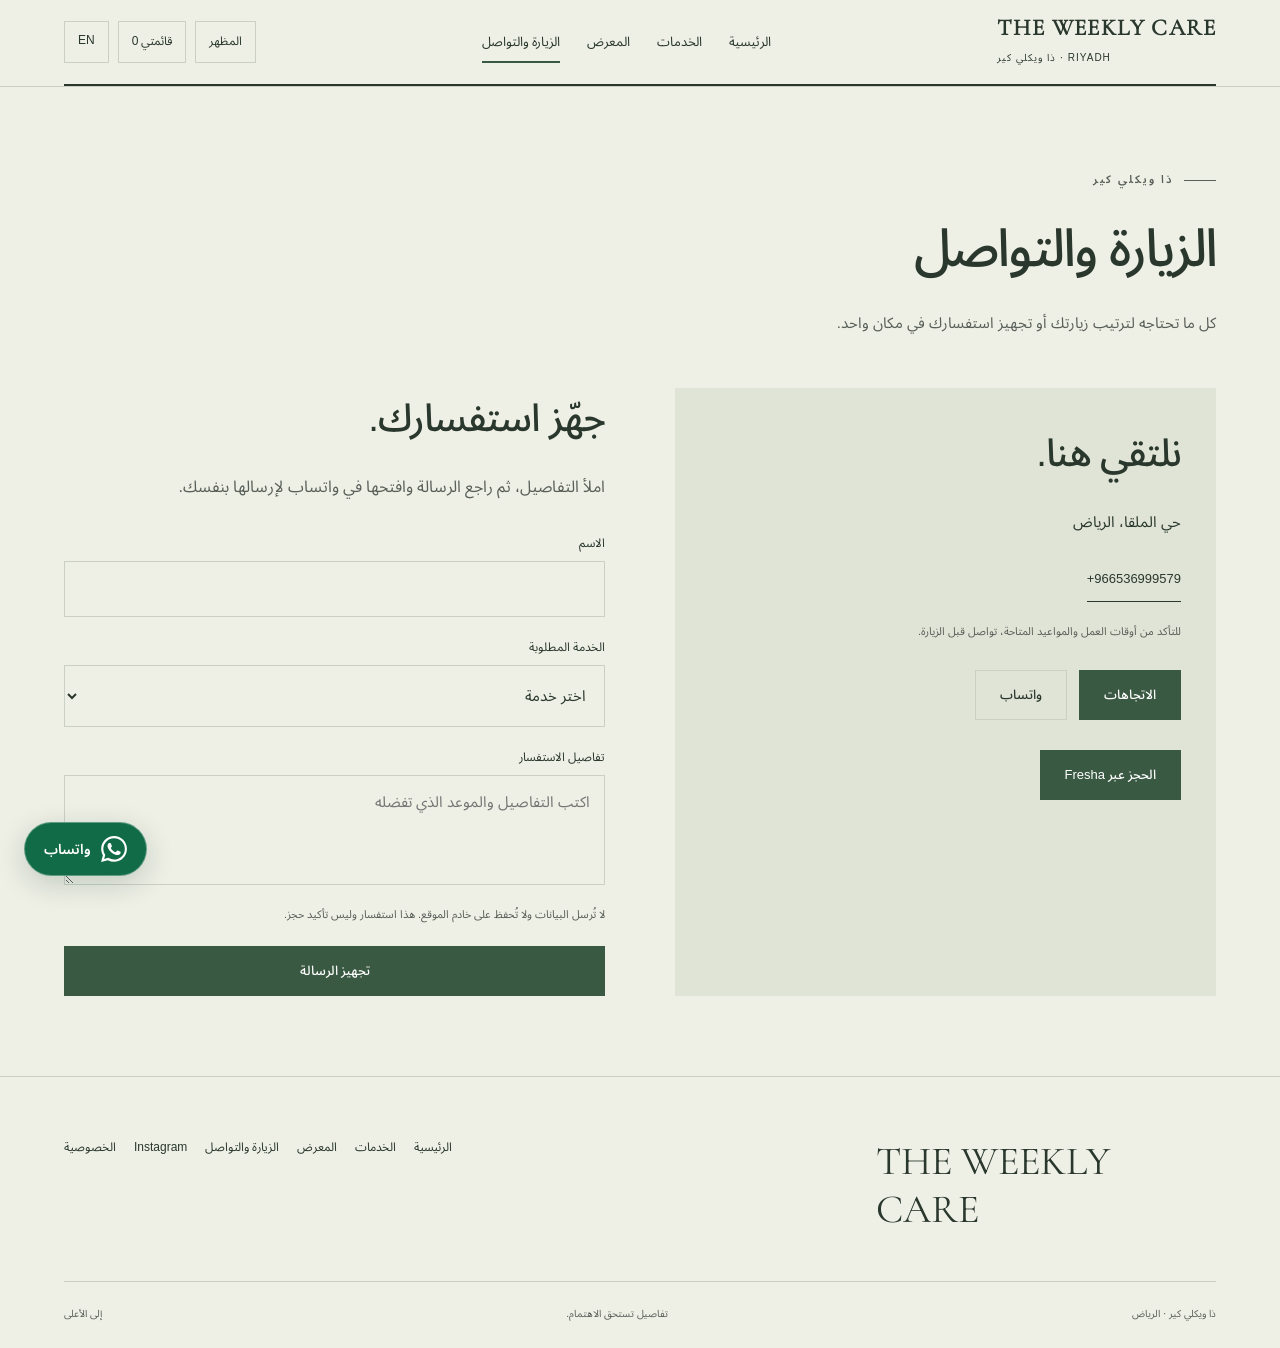
<file: contact.html>
<!DOCTYPE html>
<html dir="rtl" lang="ar"><head><meta charset="utf-8"/><meta content="width=device-width,initial-scale=1" name="viewport"/><title>الزيارة والتواصل | ذا ويكلي كير — الرياض</title><meta content="صالون الحي في الملقا. رموش وأظافر وشعر، لتصبح العناية جزءًا تحبينه من أسبوعك." name="description"/><meta content="noindex,nofollow" name="robots"/><meta content="#f4f1e9" name="theme-color"/><link href="https://az212z.github.io/weekly-care-riyadh/contact.html" rel="canonical"/><meta content="الزيارة والتواصل | ذا ويكلي كير — الرياض" property="og:title"/><meta content="صالون الحي في الملقا. رموش وأظافر وشعر، لتصبح العناية جزءًا تحبينه من أسبوعك." property="og:description"/><meta content="website" property="og:type"/><meta content="https://az212z.github.io/weekly-care-riyadh/assets/image-0.webp" property="og:image"/><meta content="https://az212z.github.io/weekly-care-riyadh/contact.html" property="og:url"/><link href="assets/favicon.svg" rel="icon" type="image/svg+xml"/><link href="assets/site.css" rel="stylesheet"/><link as="font" crossorigin="" href="assets/arabic.woff2" rel="preload" type="font/woff2"/><script defer="" src="assets/site.js"></script></head><body class="editorial"><a class="skip" href="#main">تجاوز إلى المحتوى</a><header class="top"><div class="wrap nav"><a class="wordmark" dir="ltr" href="index.html">THE WEEKLY CARE<small>ذا ويكلي كير · RIYADH</small></a><nav aria-label="التنقل الرئيسي" class="navlinks" id="navigation"><a href="index.html">الرئيسية</a><a href="services.html">الخدمات</a><a href="gallery.html">المعرض</a><a aria-current="page" href="contact.html">الزيارة والتواصل</a></nav><div class="tools"><button aria-label="تغيير المظهر" class="bare theme-toggle" type="button">المظهر</button><button class="bare saved-open" type="button">قائمتي <span data-count="">0</span></button><a class="bare" href="en/contact.html" lang="en">EN</a><button aria-controls="navigation" aria-expanded="false" class="bare menu-toggle">القائمة</button></div></div></header><main id="main"><div class="wrap"><header class="page-head reveal"><p class="eyebrow"><span class="line"></span>ذا ويكلي كير</p><h1>الزيارة والتواصل</h1><p>كل ما تحتاجه لترتيب زيارتك أو تجهيز استفسارك في مكان واحد.</p></header><div class="contact-grid"><section class="contact-card"><h2>نلتقي هنا.</h2><p>حي الملقا، الرياض</p><a class="textlink" dir="ltr" href="tel:+966536999579">+966536999579</a><p class="form-note">للتأكد من أوقات العمل والمواعيد المتاحة، تواصل قبل الزيارة.</p><div class="actions"><a class="btn" href="https://www.google.com/maps/search/?api=1&amp;query=24.812313079833984,46.60118865966797">الاتجاهات</a><a class="btn secondary" href="https://wa.me/966536999579">واتساب</a></div><div class="page-actions"><a class="btn" href="https://www.fresha.com/a/the-weekly-care-dh-wykly-kyr-riyadh-the-weekly-rrmc2678-ldhn-al-malqa-riyadh-13524-saudi-arabia-tanmrrhk">الحجز عبر Fresha</a></div></section><section><h2>جهّز استفسارك.</h2><p class="lede">املأ التفاصيل، ثم راجع الرسالة وافتحها في واتساب لإرسالها بنفسك.</p><form class="contact-form" id="enquiry"><div class="field"><label for="name">الاسم</label><input autocomplete="given-name" id="name" maxlength="70" name="name" required=""/></div><div class="field"><label for="service">الخدمة المطلوبة</label><select id="service" name="service" required=""><option value="">اختر خدمة</option><option>رموش كلاسيكية شهرية</option><option>ذا ويكلي بدكير</option><option>كلاسيك مانكير</option><option>ذا ويكلي نيل كير بادكير  مانيكر  مع كلاسيك لليد و الرجل - the weekly nails care</option><option>رموش ماسكارا افكت شهرية</option><option>رموش هايبرد شهرية</option><option>رموش كثيفة شهرية</option><option>رموش حرير شهرية</option><option>رتوش رموش كلاسيكية</option><option>رتوش ماسكارا افكت</option><option>رتوش هايبرد</option><option>رتوش كثيفة</option><option>رتوش حرير</option><option>إزالة رموش</option><option>ذا ويكلي مانكير سبا</option><option>كلاسيك بدكير</option><option>مانكير روسي</option><option>بدكير روسي</option><option>مساج</option><option>ماسك مرطب لليد أو الرجل</option><option>ذا ويكلي بياب</option><option>ذا ويكلي جل</option><option>لون جل فرنش</option><option>لون جل اومبري</option><option>لون جل كات اي</option><option>لون جل كروم</option><option>لون جل</option><option>لون كلاسيك فرنش</option><option>لون كلاسيك</option><option>فايبر جلاس مع بياب</option><option>أظافر اسبوعية جاهزه للتركيب مع لون جل</option><option>إعادة تعبئة هارد جل</option><option>أظافر اسبوعية جاهزه للتركيب مع لون كلاسيك</option><option>إعادة تعبئة فايبر جلاس</option><option>ترميم ظفر مكسور</option><option>ازالة جل أو أظافر أسبوعية</option><option>ازالة بياب أو تركيب</option><option>تنظيف بشره - facial</option><option>تنسيق وفتلة حواجب</option><option>تشقير حواجب</option><option>إزالة شعر فوق الشفة</option><option>واكس أو فتلة وجه</option><option>صبغة رموش</option><option>صبغة حواجب</option><option>سشوار ستريت</option><option>ويفي فير</option><option>بنس</option><option>ذا ويكلي هير كير - The weekly hair care</option><option>معالج البي بي كريم</option><option>جذور</option><option>صبغة لون واحد</option><option>رنساج</option><option>جلسة K18</option><option>غسيل وتجفيف</option><option>قص أطراف</option><option>سكرب فروة الرأس كلارا بالنعناع</option></select></div><div class="field"><label for="details">تفاصيل الاستفسار</label><textarea id="details" maxlength="1200" name="details" placeholder="اكتب التفاصيل والموعد الذي تفضله" required=""></textarea></div><p class="form-note">لا تُرسل البيانات ولا تُحفظ على خادم الموقع. هذا استفسار وليس تأكيد حجز.</p><button class="btn" type="submit">تجهيز الرسالة</button><div class="form-result" hidden="" id="form-result"><p id="ready-message" style="white-space:pre-wrap"></p><a class="btn" href="#" id="ready-wa">فتح الرسالة في واتساب</a></div></form></section></div></div></main><footer class="footer"><div class="wrap"><div class="footer-top"><div class="footer-title" dir="ltr">THE WEEKLY CARE</div><div class="footer-links"><a href="index.html">الرئيسية</a><a href="services.html">الخدمات</a><a href="gallery.html">المعرض</a><a href="contact.html">الزيارة والتواصل</a><a href="https://www.instagram.com/theweeklycare?igsh=aG9mN3R3YmlqY2Jw&amp;utm_source=qr">Instagram </a><a href="privacy.html">الخصوصية</a></div></div><div class="footer-bottom"><span>ذا ويكلي كير · الرياض</span><span>تفاصيل تستحق الاهتمام.</span><a href="#main">إلى الأعلى </a></div></div></footer><div class="mobile-dock"><a class="btn" href="https://www.fresha.com/a/the-weekly-care-dh-wykly-kyr-riyadh-the-weekly-rrmc2678-ldhn-al-malqa-riyadh-13524-saudi-arabia-tanmrrhk">احجزي موعدك</a><button class="bare saved-open">قائمتي <span data-count="">0</span></button></div><dialog aria-labelledby="saved-title" class="dialog" id="saved-dialog"><div class="dialog-head"><h2 id="saved-title">قائمة اهتمامك</h2><button aria-label="إغلاق" class="close-dialog" data-close="">×</button></div><p class="note">اختيارات محفوظة في جهازك لتسهيل الاستفسار. ليست حجزًا أو طلبًا مؤكدًا.</p><ul class="saved-items"></ul><div class="actions"><a class="btn" href="#" id="saved-wa">استفسر عبر واتساب</a><button class="btn secondary" id="copy-list">نسخ القائمة</button></div></dialog><dialog aria-labelledby="lightbox-caption" class="dialog lightbox" id="lightbox"><div class="dialog-head"><p id="lightbox-caption"></p><button aria-label="إغلاق الصورة" class="close-dialog" data-close="">×</button></div><img alt="" id="lightbox-image"/></dialog><div class="toast" hidden="" role="status"></div><script id="site-data" type="application/json">{"slug": "weekly-care-riyadh", "name": "ذا ويكلي كير", "phone": "966536999579", "services": [{"name": "رموش كلاسيكية شهرية | Monthly Classic Lashes", "category": "مختارات | Featured", "price": 350, "variable": false, "duration": "PT1H50M", "url": "https://www.fresha.com/a/the-weekly-care-dh-wykly-kyr-riyadh-the-weekly-rrmc2678-ldhn-al-malqa-riyadh-13524-saudi-arabia-tanmrrhk/booking?offerItemId=s:24422898"}, {"name": "ذا ويكلي بدكير  | The Weekly Pedi", "category": "مختارات | Featured", "price": 110, "variable": false, "duration": "PT45M", "url": "https://www.fresha.com/a/the-weekly-care-dh-wykly-kyr-riyadh-the-weekly-rrmc2678-ldhn-al-malqa-riyadh-13524-saudi-arabia-tanmrrhk/booking?offerItemId=s:24423070"}, {"name": "كلاسيك مانكير | Classic Manicure", "category": "مختارات | Featured", "price": 85, "variable": false, "duration": "PT30M", "url": "https://www.fresha.com/a/the-weekly-care-dh-wykly-kyr-riyadh-the-weekly-rrmc2678-ldhn-al-malqa-riyadh-13524-saudi-arabia-tanmrrhk/booking?offerItemId=s:24423069"}, {"name": "ذا ويكلي نيل كير بادكير  مانيكر  مع كلاسيك لليد و الرجل - the weekly nails care", "category": "مختارات | Featured", "price": 196, "variable": true, "duration": "PT45M", "url": "https://www.fresha.com/a/the-weekly-care-dh-wykly-kyr-riyadh-the-weekly-rrmc2678-ldhn-al-malqa-riyadh-13524-saudi-arabia-tanmrrhk/booking?offerItemId=p:1907544"}, {"name": "رموش ماسكارا افكت شهرية | Monthly Mascara Effect Lashes", "category": "تركيب رموش | Lash Extensions", "price": 400, "variable": false, "duration": "PT1H50M", "url": "https://www.fresha.com/a/the-weekly-care-dh-wykly-kyr-riyadh-the-weekly-rrmc2678-ldhn-al-malqa-riyadh-13524-saudi-arabia-tanmrrhk/booking?offerItemId=s:24422896"}, {"name": "رموش هايبرد شهرية | Monthly Hybrid Lashes", "category": "تركيب رموش | Lash Extensions", "price": 450, "variable": false, "duration": "PT1H50M", "url": "https://www.fresha.com/a/the-weekly-care-dh-wykly-kyr-riyadh-the-weekly-rrmc2678-ldhn-al-malqa-riyadh-13524-saudi-arabia-tanmrrhk/booking?offerItemId=s:24422888"}, {"name": "رموش كثيفة شهرية | Monthly Volume Lashes", "category": "تركيب رموش | Lash Extensions", "price": 550, "variable": false, "duration": "PT1H50M", "url": "https://www.fresha.com/a/the-weekly-care-dh-wykly-kyr-riyadh-the-weekly-rrmc2678-ldhn-al-malqa-riyadh-13524-saudi-arabia-tanmrrhk/booking?offerItemId=s:24422884"}, {"name": "رموش حرير شهرية | Monthly Silk Lashes", "category": "تركيب رموش | Lash Extensions", "price": 600, "variable": false, "duration": "PT1H55M", "url": "https://www.fresha.com/a/the-weekly-care-dh-wykly-kyr-riyadh-the-weekly-rrmc2678-ldhn-al-malqa-riyadh-13524-saudi-arabia-tanmrrhk/booking?offerItemId=s:24422809"}, {"name": "رتوش رموش كلاسيكية | Refill Classic Lashes", "category": "تركيب رموش | Lash Extensions", "price": 250, "variable": false, "duration": "PT1H50M", "url": "https://www.fresha.com/a/the-weekly-care-dh-wykly-kyr-riyadh-the-weekly-rrmc2678-ldhn-al-malqa-riyadh-13524-saudi-arabia-tanmrrhk/booking?offerItemId=s:24422788"}, {"name": "رتوش ماسكارا افكت | Refill Mascara Effect Lashes", "category": "تركيب رموش | Lash Extensions", "price": 280, "variable": false, "duration": "PT1H50M", "url": "https://www.fresha.com/a/the-weekly-care-dh-wykly-kyr-riyadh-the-weekly-rrmc2678-ldhn-al-malqa-riyadh-13524-saudi-arabia-tanmrrhk/booking?offerItemId=s:24422786"}, {"name": "رتوش هايبرد | Refill Hybrid Lashes", "category": "تركيب رموش | Lash Extensions", "price": 300, "variable": false, "duration": "PT1H50M", "url": "https://www.fresha.com/a/the-weekly-care-dh-wykly-kyr-riyadh-the-weekly-rrmc2678-ldhn-al-malqa-riyadh-13524-saudi-arabia-tanmrrhk/booking?offerItemId=s:24419531"}, {"name": "رتوش كثيفة | Refill Volume Lashes", "category": "تركيب رموش | Lash Extensions", "price": 320, "variable": false, "duration": "PT1H50M", "url": "https://www.fresha.com/a/the-weekly-care-dh-wykly-kyr-riyadh-the-weekly-rrmc2678-ldhn-al-malqa-riyadh-13524-saudi-arabia-tanmrrhk/booking?offerItemId=s:24419530"}, {"name": "رتوش حرير | Refill Silk Lashes", "category": "تركيب رموش | Lash Extensions", "price": 350, "variable": false, "duration": "PT1H50M", "url": "https://www.fresha.com/a/the-weekly-care-dh-wykly-kyr-riyadh-the-weekly-rrmc2678-ldhn-al-malqa-riyadh-13524-saudi-arabia-tanmrrhk/booking?offerItemId=s:24419527"}, {"name": "إزالة رموش | Lash Removal", "category": "تركيب رموش | Lash Extensions", "price": 80, "variable": false, "duration": "PT30M", "url": "https://www.fresha.com/a/the-weekly-care-dh-wykly-kyr-riyadh-the-weekly-rrmc2678-ldhn-al-malqa-riyadh-13524-saudi-arabia-tanmrrhk/booking?offerItemId=s:24419522"}, {"name": "ذا ويكلي مانكير سبا | The Weekly Mani Spa", "category": "العناية باليد والقدم | Hand & Feet Care", "price": 110, "variable": false, "duration": "PT45M", "url": "https://www.fresha.com/a/the-weekly-care-dh-wykly-kyr-riyadh-the-weekly-rrmc2678-ldhn-al-malqa-riyadh-13524-saudi-arabia-tanmrrhk/booking?offerItemId=s:24423072"}, {"name": "كلاسيك بدكير | Classic Pedicure", "category": "العناية باليد والقدم | Hand & Feet Care", "price": 85, "variable": false, "duration": "PT45M", "url": "https://www.fresha.com/a/the-weekly-care-dh-wykly-kyr-riyadh-the-weekly-rrmc2678-ldhn-al-malqa-riyadh-13524-saudi-arabia-tanmrrhk/booking?offerItemId=s:24423066"}, {"name": "مانكير روسي | Russian Manicure", "category": "العناية باليد والقدم | Hand & Feet Care", "price": 100, "variable": false, "duration": "PT45M", "url": "https://www.fresha.com/a/the-weekly-care-dh-wykly-kyr-riyadh-the-weekly-rrmc2678-ldhn-al-malqa-riyadh-13524-saudi-arabia-tanmrrhk/booking?offerItemId=s:24423059"}, {"name": "بدكير روسي | Russian Pedicure", "category": "العناية باليد والقدم | Hand & Feet Care", "price": 100, "variable": false, "duration": "PT45M", "url": "https://www.fresha.com/a/the-weekly-care-dh-wykly-kyr-riyadh-the-weekly-rrmc2678-ldhn-al-malqa-riyadh-13524-saudi-arabia-tanmrrhk/booking?offerItemId=s:24423056"}, {"name": "مساج | Massage", "category": "العناية باليد والقدم | Hand & Feet Care", "price": 50, "variable": false, "duration": "PT15M", "url": "https://www.fresha.com/a/the-weekly-care-dh-wykly-kyr-riyadh-the-weekly-rrmc2678-ldhn-al-malqa-riyadh-13524-saudi-arabia-tanmrrhk/booking?offerItemId=s:24423051"}, {"name": "ماسك مرطب لليد أو الرجل | Moisturizing Mask – Hand or Feet", "category": "العناية باليد والقدم | Hand & Feet Care", "price": 20, "variable": false, "duration": "PT20M", "url": "https://www.fresha.com/a/the-weekly-care-dh-wykly-kyr-riyadh-the-weekly-rrmc2678-ldhn-al-malqa-riyadh-13524-saudi-arabia-tanmrrhk/booking?offerItemId=s:24423049"}, {"name": "ذا ويكلي بياب | The Weekly BIAB", "category": "المناكير | Polish", "price": 250, "variable": false, "duration": "PT1H30M", "url": "https://www.fresha.com/a/the-weekly-care-dh-wykly-kyr-riyadh-the-weekly-rrmc2678-ldhn-al-malqa-riyadh-13524-saudi-arabia-tanmrrhk/booking?offerItemId=s:24423036"}, {"name": "ذا ويكلي جل | The Weekly Gel", "category": "المناكير | Polish", "price": 140, "variable": false, "duration": "PT1H30M", "url": "https://www.fresha.com/a/the-weekly-care-dh-wykly-kyr-riyadh-the-weekly-rrmc2678-ldhn-al-malqa-riyadh-13524-saudi-arabia-tanmrrhk/booking?offerItemId=s:24423031"}, {"name": "لون جل فرنش | Gel French", "category": "المناكير | Polish", "price": 120, "variable": false, "duration": "PT1H30M", "url": "https://www.fresha.com/a/the-weekly-care-dh-wykly-kyr-riyadh-the-weekly-rrmc2678-ldhn-al-malqa-riyadh-13524-saudi-arabia-tanmrrhk/booking?offerItemId=s:24423029"}, {"name": "لون جل اومبري | Gel Ombre", "category": "المناكير | Polish", "price": 120, "variable": false, "duration": "PT1H30M", "url": "https://www.fresha.com/a/the-weekly-care-dh-wykly-kyr-riyadh-the-weekly-rrmc2678-ldhn-al-malqa-riyadh-13524-saudi-arabia-tanmrrhk/booking?offerItemId=s:24423026"}, {"name": "لون جل كات اي | Gel Cat Eye", "category": "المناكير | Polish", "price": 120, "variable": false, "duration": "PT1H30M", "url": "https://www.fresha.com/a/the-weekly-care-dh-wykly-kyr-riyadh-the-weekly-rrmc2678-ldhn-al-malqa-riyadh-13524-saudi-arabia-tanmrrhk/booking?offerItemId=s:24423020"}, {"name": "لون جل كروم | Chrome Gel", "category": "المناكير | Polish", "price": 120, "variable": false, "duration": "PT1H30M", "url": "https://www.fresha.com/a/the-weekly-care-dh-wykly-kyr-riyadh-the-weekly-rrmc2678-ldhn-al-malqa-riyadh-13524-saudi-arabia-tanmrrhk/booking?offerItemId=s:24423017"}, {"name": "لون جل | Gel Color", "category": "المناكير | Polish", "price": 80, "variable": false, "duration": "PT1H30M", "url": "https://www.fresha.com/a/the-weekly-care-dh-wykly-kyr-riyadh-the-weekly-rrmc2678-ldhn-al-malqa-riyadh-13524-saudi-arabia-tanmrrhk/booking?offerItemId=s:24423013"}, {"name": "لون كلاسيك فرنش | Classic French Color", "category": "المناكير | Polish", "price": 80, "variable": false, "duration": "PT1H30M", "url": "https://www.fresha.com/a/the-weekly-care-dh-wykly-kyr-riyadh-the-weekly-rrmc2678-ldhn-al-malqa-riyadh-13524-saudi-arabia-tanmrrhk/booking?offerItemId=s:24423008"}, {"name": "لون كلاسيك | Classic Color", "category": "المناكير | Polish", "price": 40, "variable": false, "duration": "PT15M", "url": "https://www.fresha.com/a/the-weekly-care-dh-wykly-kyr-riyadh-the-weekly-rrmc2678-ldhn-al-malqa-riyadh-13524-saudi-arabia-tanmrrhk/booking?offerItemId=s:24423006"}, {"name": "فايبر جلاس مع بياب | Fiber Glass Extension & BIAB", "category": "تركيب أظافر | Nail Extensions", "price": 350, "variable": false, "duration": "PT3H", "url": "https://www.fresha.com/a/the-weekly-care-dh-wykly-kyr-riyadh-the-weekly-rrmc2678-ldhn-al-malqa-riyadh-13524-saudi-arabia-tanmrrhk/booking?offerItemId=s:24422945"}, {"name": "أظافر اسبوعية جاهزه للتركيب مع لون جل | Press on Weekly Nails with gel color", "category": "تركيب أظافر | Nail Extensions", "price": 225, "variable": false, "duration": "PT1H30M", "url": "https://www.fresha.com/a/the-weekly-care-dh-wykly-kyr-riyadh-the-weekly-rrmc2678-ldhn-al-malqa-riyadh-13524-saudi-arabia-tanmrrhk/booking?offerItemId=s:24422943"}, {"name": "إعادة تعبئة هارد جل | Hard Gel Refill", "category": "تركيب أظافر | Nail Extensions", "price": 250, "variable": false, "duration": "PT1H30M", "url": "https://www.fresha.com/a/the-weekly-care-dh-wykly-kyr-riyadh-the-weekly-rrmc2678-ldhn-al-malqa-riyadh-13524-saudi-arabia-tanmrrhk/booking?offerItemId=s:24422941"}, {"name": "أظافر اسبوعية جاهزه للتركيب مع لون كلاسيك | Press on Weekly Nails with classic color", "category": "تركيب أظافر | Nail Extensions", "price": 175, "variable": false, "duration": "PT1H30M", "url": "https://www.fresha.com/a/the-weekly-care-dh-wykly-kyr-riyadh-the-weekly-rrmc2678-ldhn-al-malqa-riyadh-13524-saudi-arabia-tanmrrhk/booking?offerItemId=s:24514238"}, {"name": "إعادة تعبئة فايبر جلاس | Fiber Glass Refill", "category": "تركيب أظافر | Nail Extensions", "price": 250, "variable": false, "duration": "PT1H", "url": "https://www.fresha.com/a/the-weekly-care-dh-wykly-kyr-riyadh-the-weekly-rrmc2678-ldhn-al-malqa-riyadh-13524-saudi-arabia-tanmrrhk/booking?offerItemId=s:24422939"}, {"name": "ترميم ظفر مكسور | Repair a Broken Nail", "category": "تركيب أظافر | Nail Extensions", "price": 40, "variable": false, "duration": "PT10M", "url": "https://www.fresha.com/a/the-weekly-care-dh-wykly-kyr-riyadh-the-weekly-rrmc2678-ldhn-al-malqa-riyadh-13524-saudi-arabia-tanmrrhk/booking?offerItemId=s:24422936"}, {"name": "ازالة جل أو أظافر أسبوعية | Gel or Weekly Nails Removal", "category": "الإزالة | Removal", "price": 80, "variable": false, "duration": "PT30M", "url": "https://www.fresha.com/a/the-weekly-care-dh-wykly-kyr-riyadh-the-weekly-rrmc2678-ldhn-al-malqa-riyadh-13524-saudi-arabia-tanmrrhk/booking?offerItemId=s:24422927"}, {"name": "ازالة بياب أو تركيب | BIAB or Nail Extensions Removal", "category": "الإزالة | Removal", "price": 120, "variable": false, "duration": "PT1H", "url": "https://www.fresha.com/a/the-weekly-care-dh-wykly-kyr-riyadh-the-weekly-rrmc2678-ldhn-al-malqa-riyadh-13524-saudi-arabia-tanmrrhk/booking?offerItemId=s:24422926"}, {"name": "تنظيف بشره - facial", "category": "العناية بالبشرة | Skin Care", "price": 150, "variable": false, "duration": "PT1H20M", "url": "https://www.fresha.com/a/the-weekly-care-dh-wykly-kyr-riyadh-the-weekly-rrmc2678-ldhn-al-malqa-riyadh-13524-saudi-arabia-tanmrrhk/booking?offerItemId=s:25113154"}, {"name": "تنسيق وفتلة حواجب | Eyebrow Shaping & Threading", "category": "العناية بالبشرة | Skin Care", "price": 70, "variable": false, "duration": "PT15M", "url": "https://www.fresha.com/a/the-weekly-care-dh-wykly-kyr-riyadh-the-weekly-rrmc2678-ldhn-al-malqa-riyadh-13524-saudi-arabia-tanmrrhk/booking?offerItemId=s:24422924"}, {"name": "تشقير حواجب | Eyebrow Bleaching", "category": "العناية بالبشرة | Skin Care", "price": 80, "variable": false, "duration": "PT15M", "url": "https://www.fresha.com/a/the-weekly-care-dh-wykly-kyr-riyadh-the-weekly-rrmc2678-ldhn-al-malqa-riyadh-13524-saudi-arabia-tanmrrhk/booking?offerItemId=s:24422921"}, {"name": "إزالة شعر فوق الشفة | Upper Lip Hair Removal", "category": "العناية بالبشرة | Skin Care", "price": 50, "variable": false, "duration": "PT15M", "url": "https://www.fresha.com/a/the-weekly-care-dh-wykly-kyr-riyadh-the-weekly-rrmc2678-ldhn-al-malqa-riyadh-13524-saudi-arabia-tanmrrhk/booking?offerItemId=s:24422918"}, {"name": "واكس أو فتلة وجه | Full Face Wax or Threading", "category": "العناية بالبشرة | Skin Care", "price": 100, "variable": false, "duration": "PT30M", "url": "https://www.fresha.com/a/the-weekly-care-dh-wykly-kyr-riyadh-the-weekly-rrmc2678-ldhn-al-malqa-riyadh-13524-saudi-arabia-tanmrrhk/booking?offerItemId=s:24422915"}, {"name": "صبغة رموش | Lash Tint", "category": "العناية بالبشرة | Skin Care", "price": 40, "variable": false, "duration": "PT20M", "url": "https://www.fresha.com/a/the-weekly-care-dh-wykly-kyr-riyadh-the-weekly-rrmc2678-ldhn-al-malqa-riyadh-13524-saudi-arabia-tanmrrhk/booking?offerItemId=s:24422909"}, {"name": "صبغة حواجب | Eyebrow Tint", "category": "العناية بالبشرة | Skin Care", "price": 40, "variable": false, "duration": "PT20M", "url": "https://www.fresha.com/a/the-weekly-care-dh-wykly-kyr-riyadh-the-weekly-rrmc2678-ldhn-al-malqa-riyadh-13524-saudi-arabia-tanmrrhk/booking?offerItemId=s:24422907"}, {"name": "سشوار ستريت | Straight Blow Dry", "category": "سشوار | Blow Dry", "price": 80, "variable": true, "duration": "PT1H", "url": "https://www.fresha.com/a/the-weekly-care-dh-wykly-kyr-riyadh-the-weekly-rrmc2678-ldhn-al-malqa-riyadh-13524-saudi-arabia-tanmrrhk/booking?offerItemId=s:24419488"}, {"name": "ويفي فير | Wavy Fair", "category": "سشوار | Blow Dry", "price": 150, "variable": true, "duration": "PT1H30M", "url": "https://www.fresha.com/a/the-weekly-care-dh-wykly-kyr-riyadh-the-weekly-rrmc2678-ldhn-al-malqa-riyadh-13524-saudi-arabia-tanmrrhk/booking?offerItemId=s:24419486"}, {"name": "بنس | Hair Pin", "category": "سشوار | Blow Dry", "price": 5, "variable": false, "duration": "PT1H", "url": "https://www.fresha.com/a/the-weekly-care-dh-wykly-kyr-riyadh-the-weekly-rrmc2678-ldhn-al-malqa-riyadh-13524-saudi-arabia-tanmrrhk/booking?offerItemId=s:24419483"}, {"name": "ذا ويكلي هير كير - The weekly hair care", "category": "معالجات الشعر | Hair Treatments", "price": 200, "variable": false, "duration": "PT1H", "url": "https://www.fresha.com/a/the-weekly-care-dh-wykly-kyr-riyadh-the-weekly-rrmc2678-ldhn-al-malqa-riyadh-13524-saudi-arabia-tanmrrhk/booking?offerItemId=s:24666356"}, {"name": "معالج البي بي كريم | BB Cream Treatment", "category": "معالجات الشعر | Hair Treatments", "price": 800, "variable": true, "duration": "PT2H", "url": "https://www.fresha.com/a/the-weekly-care-dh-wykly-kyr-riyadh-the-weekly-rrmc2678-ldhn-al-malqa-riyadh-13524-saudi-arabia-tanmrrhk/booking?offerItemId=s:24419496"}, {"name": "جذور | Roots", "category": "صبغة الشعر | Hair Color", "price": 120, "variable": false, "duration": "PT2H", "url": "https://www.fresha.com/a/the-weekly-care-dh-wykly-kyr-riyadh-the-weekly-rrmc2678-ldhn-al-malqa-riyadh-13524-saudi-arabia-tanmrrhk/booking?offerItemId=s:24419476"}, {"name": "صبغة لون واحد | One Color", "category": "صبغة الشعر | Hair Color", "price": 300, "variable": true, "duration": "PT2H", "url": "https://www.fresha.com/a/the-weekly-care-dh-wykly-kyr-riyadh-the-weekly-rrmc2678-ldhn-al-malqa-riyadh-13524-saudi-arabia-tanmrrhk/booking?offerItemId=s:24419467"}, {"name": "رنساج | Hair Rinsage", "category": "صبغة الشعر | Hair Color", "price": 200, "variable": true, "duration": "PT2H", "url": "https://www.fresha.com/a/the-weekly-care-dh-wykly-kyr-riyadh-the-weekly-rrmc2678-ldhn-al-malqa-riyadh-13524-saudi-arabia-tanmrrhk/booking?offerItemId=s:24419458"}, {"name": "جلسة K18", "category": "العناية بالشعر | Hair Care", "price": 80, "variable": false, "duration": "PT30M", "url": "https://www.fresha.com/a/the-weekly-care-dh-wykly-kyr-riyadh-the-weekly-rrmc2678-ldhn-al-malqa-riyadh-13524-saudi-arabia-tanmrrhk/booking?offerItemId=s:24765060"}, {"name": "غسيل وتجفيف | Hair Wash & Dry", "category": "العناية بالشعر | Hair Care", "price": 50, "variable": false, "duration": "PT30M", "url": "https://www.fresha.com/a/the-weekly-care-dh-wykly-kyr-riyadh-the-weekly-rrmc2678-ldhn-al-malqa-riyadh-13524-saudi-arabia-tanmrrhk/booking?offerItemId=s:24419518"}, {"name": "قص أطراف | Hair Trim", "category": "العناية بالشعر | Hair Care", "price": 50, "variable": false, "duration": "PT30M", "url": "https://www.fresha.com/a/the-weekly-care-dh-wykly-kyr-riyadh-the-weekly-rrmc2678-ldhn-al-malqa-riyadh-13524-saudi-arabia-tanmrrhk/booking?offerItemId=s:24419515"}, {"name": "سكرب فروة الرأس كلارا بالنعناع | Clara Hair Detox (Mint)", "category": "العناية بالشعر | Hair Care", "price": 150, "variable": false, "duration": "PT45M", "url": "https://www.fresha.com/a/the-weekly-care-dh-wykly-kyr-riyadh-the-weekly-rrmc2678-ldhn-al-malqa-riyadh-13524-saudi-arabia-tanmrrhk/booking?offerItemId=s:24419514"}]}</script><style id="wa-float-style">.wa-float{position:fixed;inset-inline-end:24px;bottom:calc(24px + env(safe-area-inset-bottom,0px));z-index:40;display:inline-flex;align-items:center;justify-content:center;gap:10px;min-height:54px;padding:12px 19px;border:1px solid #ffffff55;border-radius:999px;background:#116b46;color:#fff!important;font-family:inherit;font-size:14px;font-weight:600;line-height:1.5;text-decoration:none!important;box-shadow:0 8px 28px #12382930;isolation:isolate;transition:transform .2s,background .2s,box-shadow .2s}.wa-float svg{display:block;width:26px;height:26px;flex:none}.wa-float:hover{background:#095837;transform:translateY(-3px);box-shadow:0 12px 32px #12382940}.wa-float:focus-visible{outline:3px solid #116b46;outline-offset:5px;box-shadow:0 0 0 3px #fff}.wa-float span{white-space:nowrap}@media(max-width:900px){.wa-float{inset-inline-end:16px;bottom:calc(18px + env(safe-area-inset-bottom,0px));padding:11px 16px;min-height:50px;font-size:13px}.wa-float.wa-above-dock{bottom:calc(92px + env(safe-area-inset-bottom,0px))}}@media(prefers-reduced-motion:reduce){.wa-float{transition:none}.wa-float:hover{transform:none}}@media print{.wa-float{display:none}}</style><a aria-label="تواصل عبر واتساب" class="wa-float wa-above-dock" href="https://wa.me/966536999579" rel="noopener noreferrer" target="_blank"><svg aria-hidden="true" fill="currentColor" viewbox="0 0 24 24"><path d="M20.52 3.48A11.87 11.87 0 0012.05 0C5.5 0 .17 5.33.17 11.88c0 2.09.55 4.14 1.58 5.95L.07 24l6.31-1.66a11.89 11.89 0 005.67 1.44h.01c6.55 0 11.88-5.33 11.88-11.88 0-3.17-1.24-6.16-3.42-8.42zM12.05 21.77a9.85 9.85 0 01-5.02-1.37l-.36-.21-3.74.98 1-3.64-.24-.37a9.86 9.86 0 01-1.51-5.28c0-5.45 4.44-9.89 9.9-9.89a9.83 9.83 0 017 2.9 9.85 9.85 0 012.89 7c0 5.45-4.44 9.88-9.92 9.88zm5.42-7.41c-.3-.15-1.76-.87-2.03-.97-.27-.1-.47-.15-.67.15-.2.3-.77.97-.94 1.17-.18.2-.35.22-.65.07-.3-.15-1.25-.46-2.38-1.47-.88-.78-1.48-1.75-1.65-2.05-.17-.3-.02-.46.13-.6.13-.13.3-.35.45-.52.15-.18.2-.3.3-.5.1-.2.05-.37-.03-.52-.07-.15-.67-1.61-.91-2.2-.24-.58-.49-.5-.67-.51h-.57c-.2 0-.52.08-.79.37-.27.3-1.04 1.02-1.04 2.48 0 1.47 1.07 2.89 1.22 3.09.15.2 2.1 3.2 5.08 4.49.71.31 1.27.5 1.7.63.72.23 1.37.2 1.89.12.58-.09 1.76-.72 2.01-1.42.25-.69.25-1.29.18-1.41-.08-.13-.27-.2-.57-.35z"></path></svg><span>واتساب</span></a></body></html>
</file>
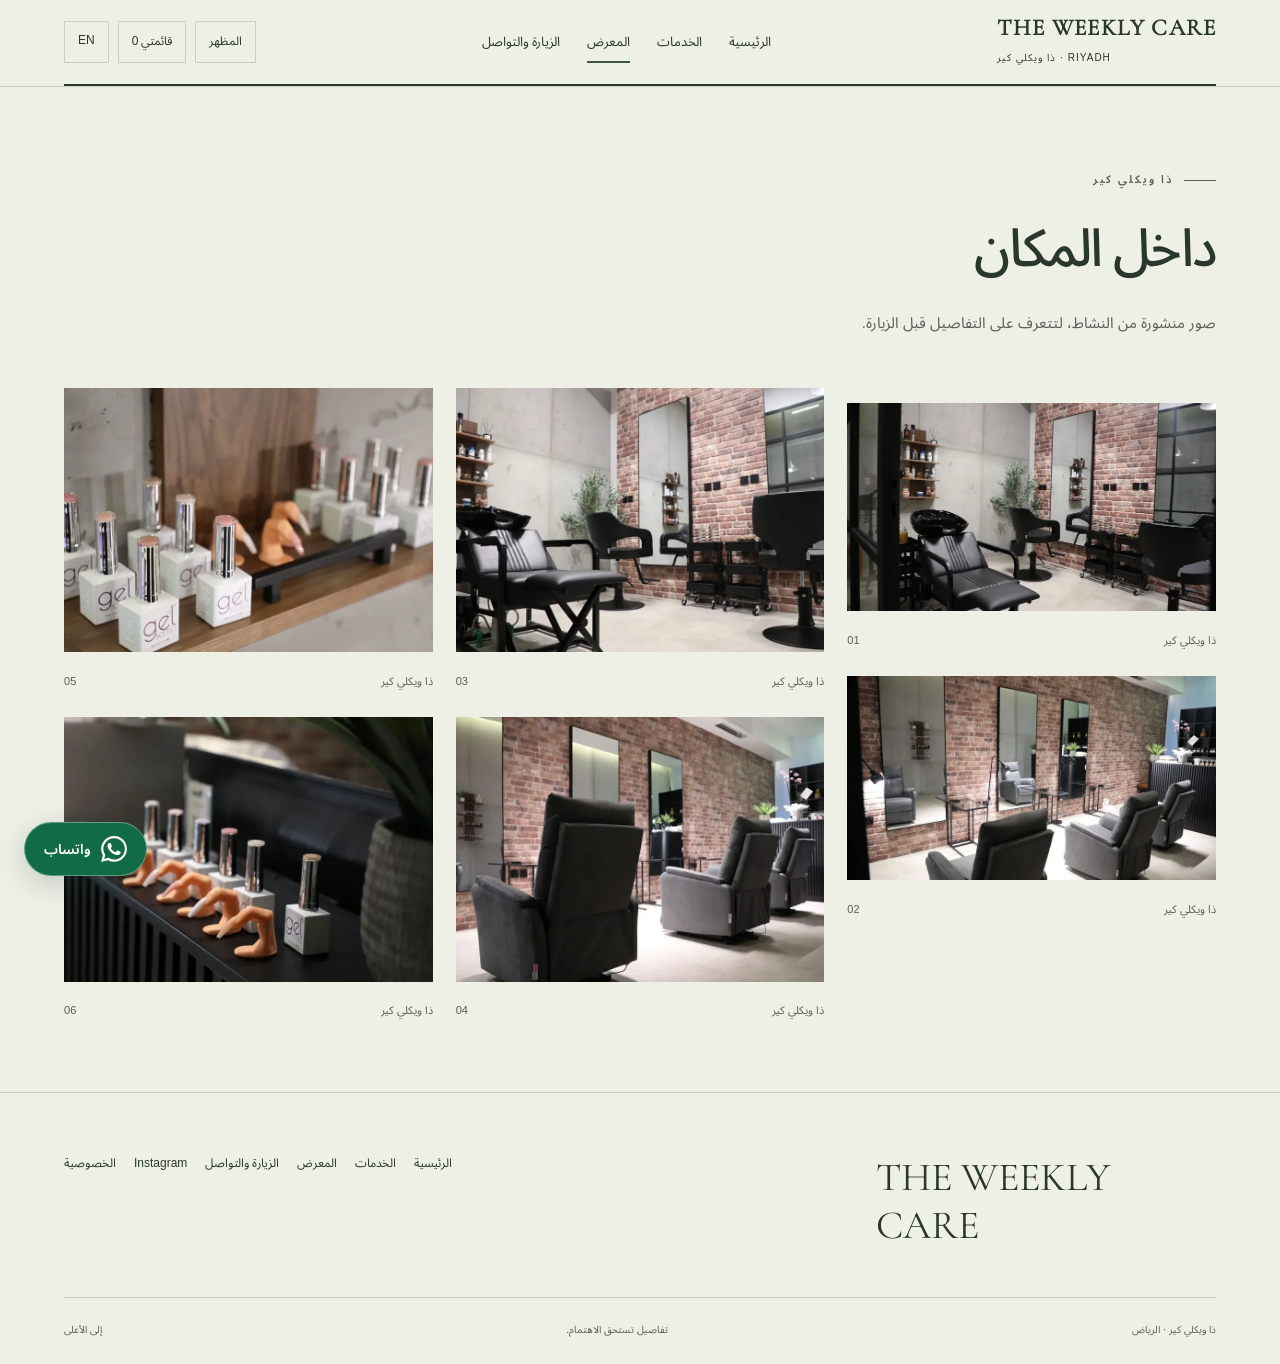
<file: gallery.html>
<!DOCTYPE html>
<html dir="rtl" lang="ar"><head><meta charset="utf-8"/><meta content="width=device-width,initial-scale=1" name="viewport"/><title>داخل المكان | ذا ويكلي كير — الرياض</title><meta content="صالون الحي في الملقا. رموش وأظافر وشعر، لتصبح العناية جزءًا تحبينه من أسبوعك." name="description"/><meta content="noindex,nofollow" name="robots"/><meta content="#f4f1e9" name="theme-color"/><link href="https://az212z.github.io/weekly-care-riyadh/gallery.html" rel="canonical"/><meta content="داخل المكان | ذا ويكلي كير — الرياض" property="og:title"/><meta content="صالون الحي في الملقا. رموش وأظافر وشعر، لتصبح العناية جزءًا تحبينه من أسبوعك." property="og:description"/><meta content="website" property="og:type"/><meta content="https://az212z.github.io/weekly-care-riyadh/assets/image-0.webp" property="og:image"/><meta content="https://az212z.github.io/weekly-care-riyadh/gallery.html" property="og:url"/><link href="assets/favicon.svg" rel="icon" type="image/svg+xml"/><link href="assets/site.css" rel="stylesheet"/><link as="font" crossorigin="" href="assets/arabic.woff2" rel="preload" type="font/woff2"/><script defer="" src="assets/site.js"></script></head><body class="editorial"><a class="skip" href="#main">تجاوز إلى المحتوى</a><header class="top"><div class="wrap nav"><a class="wordmark" dir="ltr" href="index.html">THE WEEKLY CARE<small>ذا ويكلي كير · RIYADH</small></a><nav aria-label="التنقل الرئيسي" class="navlinks" id="navigation"><a href="index.html">الرئيسية</a><a href="services.html">الخدمات</a><a aria-current="page" href="gallery.html">المعرض</a><a href="contact.html">الزيارة والتواصل</a></nav><div class="tools"><button aria-label="تغيير المظهر" class="bare theme-toggle" type="button">المظهر</button><button class="bare saved-open" type="button">قائمتي <span data-count="">0</span></button><a class="bare" href="en/gallery.html" lang="en">EN</a><button aria-controls="navigation" aria-expanded="false" class="bare menu-toggle">القائمة</button></div></div></header><main id="main"><div class="wrap"><header class="page-head reveal"><p class="eyebrow"><span class="line"></span>ذا ويكلي كير</p><h1>داخل المكان</h1><p>صور منشورة من النشاط، لتتعرف على التفاصيل قبل الزيارة.</p></header><div class="gallery-grid"><figure class="gallery-item"><button aria-label="تكبير الصورة 1" data-photo="0"><img alt="ذا ويكلي كير — صور المكان" class="" decoding="async" fetchpriority="high" height="900" sizes="(max-width: 700px) 90vw, 50vw" src="assets/image-0.webp" srcset="assets/image-0-480.webp 480w, assets/image-0-800.webp 800w, assets/image-0.webp 1590w" width="1590"/></button><figcaption><span>ذا ويكلي كير</span><span>01</span></figcaption></figure><figure class="gallery-item"><button aria-label="تكبير الصورة 2" data-photo="1"><img alt="ذا ويكلي كير — صور المكان" class="" decoding="async" fetchpriority="high" height="884" sizes="(max-width: 700px) 90vw, 50vw" src="assets/image-1.webp" srcset="assets/image-1-480.webp 480w, assets/image-1-800.webp 800w, assets/image-1.webp 1600w" width="1600"/></button><figcaption><span>ذا ويكلي كير</span><span>02</span></figcaption></figure><figure class="gallery-item"><button aria-label="تكبير الصورة 3" data-photo="2"><img alt="ذا ويكلي كير — صور المكان" class="" decoding="async" fetchpriority="high" height="900" sizes="(max-width: 700px) 90vw, 50vw" src="assets/image-2.webp" srcset="assets/image-2-480.webp 480w, assets/image-2-800.webp 800w, assets/image-2.webp 1254w" width="1254"/></button><figcaption><span>ذا ويكلي كير</span><span>03</span></figcaption></figure><figure class="gallery-item"><button aria-label="تكبير الصورة 4" data-photo="3"><img alt="ذا ويكلي كير — صور المكان" class="" decoding="async" height="900" loading="lazy" sizes="(max-width: 700px) 90vw, 50vw" src="assets/image-3.webp" srcset="assets/image-3-480.webp 480w, assets/image-3-800.webp 800w, assets/image-3.webp 1254w" width="1254"/></button><figcaption><span>ذا ويكلي كير</span><span>04</span></figcaption></figure><figure class="gallery-item"><button aria-label="تكبير الصورة 5" data-photo="4"><img alt="ذا ويكلي كير — صور المكان" class="" decoding="async" height="900" loading="lazy" sizes="(max-width: 700px) 90vw, 50vw" src="assets/image-4.webp" srcset="assets/image-4-480.webp 480w, assets/image-4-800.webp 800w, assets/image-4.webp 1254w" width="1254"/></button><figcaption><span>ذا ويكلي كير</span><span>05</span></figcaption></figure><figure class="gallery-item"><button aria-label="تكبير الصورة 6" data-photo="5"><img alt="ذا ويكلي كير — صور المكان" class="" decoding="async" height="900" loading="lazy" sizes="(max-width: 700px) 90vw, 50vw" src="assets/image-5.webp" srcset="assets/image-5-480.webp 480w, assets/image-5-800.webp 800w, assets/image-5.webp 1254w" width="1254"/></button><figcaption><span>ذا ويكلي كير</span><span>06</span></figcaption></figure></div></div></main><footer class="footer"><div class="wrap"><div class="footer-top"><div class="footer-title" dir="ltr">THE WEEKLY CARE</div><div class="footer-links"><a href="index.html">الرئيسية</a><a href="services.html">الخدمات</a><a href="gallery.html">المعرض</a><a href="contact.html">الزيارة والتواصل</a><a href="https://www.instagram.com/theweeklycare?igsh=aG9mN3R3YmlqY2Jw&amp;utm_source=qr">Instagram </a><a href="privacy.html">الخصوصية</a></div></div><div class="footer-bottom"><span>ذا ويكلي كير · الرياض</span><span>تفاصيل تستحق الاهتمام.</span><a href="#main">إلى الأعلى </a></div></div></footer><div class="mobile-dock"><a class="btn" href="https://www.fresha.com/a/the-weekly-care-dh-wykly-kyr-riyadh-the-weekly-rrmc2678-ldhn-al-malqa-riyadh-13524-saudi-arabia-tanmrrhk">احجزي موعدك</a><button class="bare saved-open">قائمتي <span data-count="">0</span></button></div><dialog aria-labelledby="saved-title" class="dialog" id="saved-dialog"><div class="dialog-head"><h2 id="saved-title">قائمة اهتمامك</h2><button aria-label="إغلاق" class="close-dialog" data-close="">×</button></div><p class="note">اختيارات محفوظة في جهازك لتسهيل الاستفسار. ليست حجزًا أو طلبًا مؤكدًا.</p><ul class="saved-items"></ul><div class="actions"><a class="btn" href="#" id="saved-wa">استفسر عبر واتساب</a><button class="btn secondary" id="copy-list">نسخ القائمة</button></div></dialog><dialog aria-labelledby="lightbox-caption" class="dialog lightbox" id="lightbox"><div class="dialog-head"><p id="lightbox-caption"></p><button aria-label="إغلاق الصورة" class="close-dialog" data-close="">×</button></div><img alt="" id="lightbox-image"/></dialog><div class="toast" hidden="" role="status"></div><script id="site-data" type="application/json">{"slug": "weekly-care-riyadh", "name": "ذا ويكلي كير", "phone": "966536999579", "services": [{"name": "رموش كلاسيكية شهرية | Monthly Classic Lashes", "category": "مختارات | Featured", "price": 350, "variable": false, "duration": "PT1H50M", "url": "https://www.fresha.com/a/the-weekly-care-dh-wykly-kyr-riyadh-the-weekly-rrmc2678-ldhn-al-malqa-riyadh-13524-saudi-arabia-tanmrrhk/booking?offerItemId=s:24422898"}, {"name": "ذا ويكلي بدكير  | The Weekly Pedi", "category": "مختارات | Featured", "price": 110, "variable": false, "duration": "PT45M", "url": "https://www.fresha.com/a/the-weekly-care-dh-wykly-kyr-riyadh-the-weekly-rrmc2678-ldhn-al-malqa-riyadh-13524-saudi-arabia-tanmrrhk/booking?offerItemId=s:24423070"}, {"name": "كلاسيك مانكير | Classic Manicure", "category": "مختارات | Featured", "price": 85, "variable": false, "duration": "PT30M", "url": "https://www.fresha.com/a/the-weekly-care-dh-wykly-kyr-riyadh-the-weekly-rrmc2678-ldhn-al-malqa-riyadh-13524-saudi-arabia-tanmrrhk/booking?offerItemId=s:24423069"}, {"name": "ذا ويكلي نيل كير بادكير  مانيكر  مع كلاسيك لليد و الرجل - the weekly nails care", "category": "مختارات | Featured", "price": 196, "variable": true, "duration": "PT45M", "url": "https://www.fresha.com/a/the-weekly-care-dh-wykly-kyr-riyadh-the-weekly-rrmc2678-ldhn-al-malqa-riyadh-13524-saudi-arabia-tanmrrhk/booking?offerItemId=p:1907544"}, {"name": "رموش ماسكارا افكت شهرية | Monthly Mascara Effect Lashes", "category": "تركيب رموش | Lash Extensions", "price": 400, "variable": false, "duration": "PT1H50M", "url": "https://www.fresha.com/a/the-weekly-care-dh-wykly-kyr-riyadh-the-weekly-rrmc2678-ldhn-al-malqa-riyadh-13524-saudi-arabia-tanmrrhk/booking?offerItemId=s:24422896"}, {"name": "رموش هايبرد شهرية | Monthly Hybrid Lashes", "category": "تركيب رموش | Lash Extensions", "price": 450, "variable": false, "duration": "PT1H50M", "url": "https://www.fresha.com/a/the-weekly-care-dh-wykly-kyr-riyadh-the-weekly-rrmc2678-ldhn-al-malqa-riyadh-13524-saudi-arabia-tanmrrhk/booking?offerItemId=s:24422888"}, {"name": "رموش كثيفة شهرية | Monthly Volume Lashes", "category": "تركيب رموش | Lash Extensions", "price": 550, "variable": false, "duration": "PT1H50M", "url": "https://www.fresha.com/a/the-weekly-care-dh-wykly-kyr-riyadh-the-weekly-rrmc2678-ldhn-al-malqa-riyadh-13524-saudi-arabia-tanmrrhk/booking?offerItemId=s:24422884"}, {"name": "رموش حرير شهرية | Monthly Silk Lashes", "category": "تركيب رموش | Lash Extensions", "price": 600, "variable": false, "duration": "PT1H55M", "url": "https://www.fresha.com/a/the-weekly-care-dh-wykly-kyr-riyadh-the-weekly-rrmc2678-ldhn-al-malqa-riyadh-13524-saudi-arabia-tanmrrhk/booking?offerItemId=s:24422809"}, {"name": "رتوش رموش كلاسيكية | Refill Classic Lashes", "category": "تركيب رموش | Lash Extensions", "price": 250, "variable": false, "duration": "PT1H50M", "url": "https://www.fresha.com/a/the-weekly-care-dh-wykly-kyr-riyadh-the-weekly-rrmc2678-ldhn-al-malqa-riyadh-13524-saudi-arabia-tanmrrhk/booking?offerItemId=s:24422788"}, {"name": "رتوش ماسكارا افكت | Refill Mascara Effect Lashes", "category": "تركيب رموش | Lash Extensions", "price": 280, "variable": false, "duration": "PT1H50M", "url": "https://www.fresha.com/a/the-weekly-care-dh-wykly-kyr-riyadh-the-weekly-rrmc2678-ldhn-al-malqa-riyadh-13524-saudi-arabia-tanmrrhk/booking?offerItemId=s:24422786"}, {"name": "رتوش هايبرد | Refill Hybrid Lashes", "category": "تركيب رموش | Lash Extensions", "price": 300, "variable": false, "duration": "PT1H50M", "url": "https://www.fresha.com/a/the-weekly-care-dh-wykly-kyr-riyadh-the-weekly-rrmc2678-ldhn-al-malqa-riyadh-13524-saudi-arabia-tanmrrhk/booking?offerItemId=s:24419531"}, {"name": "رتوش كثيفة | Refill Volume Lashes", "category": "تركيب رموش | Lash Extensions", "price": 320, "variable": false, "duration": "PT1H50M", "url": "https://www.fresha.com/a/the-weekly-care-dh-wykly-kyr-riyadh-the-weekly-rrmc2678-ldhn-al-malqa-riyadh-13524-saudi-arabia-tanmrrhk/booking?offerItemId=s:24419530"}, {"name": "رتوش حرير | Refill Silk Lashes", "category": "تركيب رموش | Lash Extensions", "price": 350, "variable": false, "duration": "PT1H50M", "url": "https://www.fresha.com/a/the-weekly-care-dh-wykly-kyr-riyadh-the-weekly-rrmc2678-ldhn-al-malqa-riyadh-13524-saudi-arabia-tanmrrhk/booking?offerItemId=s:24419527"}, {"name": "إزالة رموش | Lash Removal", "category": "تركيب رموش | Lash Extensions", "price": 80, "variable": false, "duration": "PT30M", "url": "https://www.fresha.com/a/the-weekly-care-dh-wykly-kyr-riyadh-the-weekly-rrmc2678-ldhn-al-malqa-riyadh-13524-saudi-arabia-tanmrrhk/booking?offerItemId=s:24419522"}, {"name": "ذا ويكلي مانكير سبا | The Weekly Mani Spa", "category": "العناية باليد والقدم | Hand & Feet Care", "price": 110, "variable": false, "duration": "PT45M", "url": "https://www.fresha.com/a/the-weekly-care-dh-wykly-kyr-riyadh-the-weekly-rrmc2678-ldhn-al-malqa-riyadh-13524-saudi-arabia-tanmrrhk/booking?offerItemId=s:24423072"}, {"name": "كلاسيك بدكير | Classic Pedicure", "category": "العناية باليد والقدم | Hand & Feet Care", "price": 85, "variable": false, "duration": "PT45M", "url": "https://www.fresha.com/a/the-weekly-care-dh-wykly-kyr-riyadh-the-weekly-rrmc2678-ldhn-al-malqa-riyadh-13524-saudi-arabia-tanmrrhk/booking?offerItemId=s:24423066"}, {"name": "مانكير روسي | Russian Manicure", "category": "العناية باليد والقدم | Hand & Feet Care", "price": 100, "variable": false, "duration": "PT45M", "url": "https://www.fresha.com/a/the-weekly-care-dh-wykly-kyr-riyadh-the-weekly-rrmc2678-ldhn-al-malqa-riyadh-13524-saudi-arabia-tanmrrhk/booking?offerItemId=s:24423059"}, {"name": "بدكير روسي | Russian Pedicure", "category": "العناية باليد والقدم | Hand & Feet Care", "price": 100, "variable": false, "duration": "PT45M", "url": "https://www.fresha.com/a/the-weekly-care-dh-wykly-kyr-riyadh-the-weekly-rrmc2678-ldhn-al-malqa-riyadh-13524-saudi-arabia-tanmrrhk/booking?offerItemId=s:24423056"}, {"name": "مساج | Massage", "category": "العناية باليد والقدم | Hand & Feet Care", "price": 50, "variable": false, "duration": "PT15M", "url": "https://www.fresha.com/a/the-weekly-care-dh-wykly-kyr-riyadh-the-weekly-rrmc2678-ldhn-al-malqa-riyadh-13524-saudi-arabia-tanmrrhk/booking?offerItemId=s:24423051"}, {"name": "ماسك مرطب لليد أو الرجل | Moisturizing Mask – Hand or Feet", "category": "العناية باليد والقدم | Hand & Feet Care", "price": 20, "variable": false, "duration": "PT20M", "url": "https://www.fresha.com/a/the-weekly-care-dh-wykly-kyr-riyadh-the-weekly-rrmc2678-ldhn-al-malqa-riyadh-13524-saudi-arabia-tanmrrhk/booking?offerItemId=s:24423049"}, {"name": "ذا ويكلي بياب | The Weekly BIAB", "category": "المناكير | Polish", "price": 250, "variable": false, "duration": "PT1H30M", "url": "https://www.fresha.com/a/the-weekly-care-dh-wykly-kyr-riyadh-the-weekly-rrmc2678-ldhn-al-malqa-riyadh-13524-saudi-arabia-tanmrrhk/booking?offerItemId=s:24423036"}, {"name": "ذا ويكلي جل | The Weekly Gel", "category": "المناكير | Polish", "price": 140, "variable": false, "duration": "PT1H30M", "url": "https://www.fresha.com/a/the-weekly-care-dh-wykly-kyr-riyadh-the-weekly-rrmc2678-ldhn-al-malqa-riyadh-13524-saudi-arabia-tanmrrhk/booking?offerItemId=s:24423031"}, {"name": "لون جل فرنش | Gel French", "category": "المناكير | Polish", "price": 120, "variable": false, "duration": "PT1H30M", "url": "https://www.fresha.com/a/the-weekly-care-dh-wykly-kyr-riyadh-the-weekly-rrmc2678-ldhn-al-malqa-riyadh-13524-saudi-arabia-tanmrrhk/booking?offerItemId=s:24423029"}, {"name": "لون جل اومبري | Gel Ombre", "category": "المناكير | Polish", "price": 120, "variable": false, "duration": "PT1H30M", "url": "https://www.fresha.com/a/the-weekly-care-dh-wykly-kyr-riyadh-the-weekly-rrmc2678-ldhn-al-malqa-riyadh-13524-saudi-arabia-tanmrrhk/booking?offerItemId=s:24423026"}, {"name": "لون جل كات اي | Gel Cat Eye", "category": "المناكير | Polish", "price": 120, "variable": false, "duration": "PT1H30M", "url": "https://www.fresha.com/a/the-weekly-care-dh-wykly-kyr-riyadh-the-weekly-rrmc2678-ldhn-al-malqa-riyadh-13524-saudi-arabia-tanmrrhk/booking?offerItemId=s:24423020"}, {"name": "لون جل كروم | Chrome Gel", "category": "المناكير | Polish", "price": 120, "variable": false, "duration": "PT1H30M", "url": "https://www.fresha.com/a/the-weekly-care-dh-wykly-kyr-riyadh-the-weekly-rrmc2678-ldhn-al-malqa-riyadh-13524-saudi-arabia-tanmrrhk/booking?offerItemId=s:24423017"}, {"name": "لون جل | Gel Color", "category": "المناكير | Polish", "price": 80, "variable": false, "duration": "PT1H30M", "url": "https://www.fresha.com/a/the-weekly-care-dh-wykly-kyr-riyadh-the-weekly-rrmc2678-ldhn-al-malqa-riyadh-13524-saudi-arabia-tanmrrhk/booking?offerItemId=s:24423013"}, {"name": "لون كلاسيك فرنش | Classic French Color", "category": "المناكير | Polish", "price": 80, "variable": false, "duration": "PT1H30M", "url": "https://www.fresha.com/a/the-weekly-care-dh-wykly-kyr-riyadh-the-weekly-rrmc2678-ldhn-al-malqa-riyadh-13524-saudi-arabia-tanmrrhk/booking?offerItemId=s:24423008"}, {"name": "لون كلاسيك | Classic Color", "category": "المناكير | Polish", "price": 40, "variable": false, "duration": "PT15M", "url": "https://www.fresha.com/a/the-weekly-care-dh-wykly-kyr-riyadh-the-weekly-rrmc2678-ldhn-al-malqa-riyadh-13524-saudi-arabia-tanmrrhk/booking?offerItemId=s:24423006"}, {"name": "فايبر جلاس مع بياب | Fiber Glass Extension & BIAB", "category": "تركيب أظافر | Nail Extensions", "price": 350, "variable": false, "duration": "PT3H", "url": "https://www.fresha.com/a/the-weekly-care-dh-wykly-kyr-riyadh-the-weekly-rrmc2678-ldhn-al-malqa-riyadh-13524-saudi-arabia-tanmrrhk/booking?offerItemId=s:24422945"}, {"name": "أظافر اسبوعية جاهزه للتركيب مع لون جل | Press on Weekly Nails with gel color", "category": "تركيب أظافر | Nail Extensions", "price": 225, "variable": false, "duration": "PT1H30M", "url": "https://www.fresha.com/a/the-weekly-care-dh-wykly-kyr-riyadh-the-weekly-rrmc2678-ldhn-al-malqa-riyadh-13524-saudi-arabia-tanmrrhk/booking?offerItemId=s:24422943"}, {"name": "إعادة تعبئة هارد جل | Hard Gel Refill", "category": "تركيب أظافر | Nail Extensions", "price": 250, "variable": false, "duration": "PT1H30M", "url": "https://www.fresha.com/a/the-weekly-care-dh-wykly-kyr-riyadh-the-weekly-rrmc2678-ldhn-al-malqa-riyadh-13524-saudi-arabia-tanmrrhk/booking?offerItemId=s:24422941"}, {"name": "أظافر اسبوعية جاهزه للتركيب مع لون كلاسيك | Press on Weekly Nails with classic color", "category": "تركيب أظافر | Nail Extensions", "price": 175, "variable": false, "duration": "PT1H30M", "url": "https://www.fresha.com/a/the-weekly-care-dh-wykly-kyr-riyadh-the-weekly-rrmc2678-ldhn-al-malqa-riyadh-13524-saudi-arabia-tanmrrhk/booking?offerItemId=s:24514238"}, {"name": "إعادة تعبئة فايبر جلاس | Fiber Glass Refill", "category": "تركيب أظافر | Nail Extensions", "price": 250, "variable": false, "duration": "PT1H", "url": "https://www.fresha.com/a/the-weekly-care-dh-wykly-kyr-riyadh-the-weekly-rrmc2678-ldhn-al-malqa-riyadh-13524-saudi-arabia-tanmrrhk/booking?offerItemId=s:24422939"}, {"name": "ترميم ظفر مكسور | Repair a Broken Nail", "category": "تركيب أظافر | Nail Extensions", "price": 40, "variable": false, "duration": "PT10M", "url": "https://www.fresha.com/a/the-weekly-care-dh-wykly-kyr-riyadh-the-weekly-rrmc2678-ldhn-al-malqa-riyadh-13524-saudi-arabia-tanmrrhk/booking?offerItemId=s:24422936"}, {"name": "ازالة جل أو أظافر أسبوعية | Gel or Weekly Nails Removal", "category": "الإزالة | Removal", "price": 80, "variable": false, "duration": "PT30M", "url": "https://www.fresha.com/a/the-weekly-care-dh-wykly-kyr-riyadh-the-weekly-rrmc2678-ldhn-al-malqa-riyadh-13524-saudi-arabia-tanmrrhk/booking?offerItemId=s:24422927"}, {"name": "ازالة بياب أو تركيب | BIAB or Nail Extensions Removal", "category": "الإزالة | Removal", "price": 120, "variable": false, "duration": "PT1H", "url": "https://www.fresha.com/a/the-weekly-care-dh-wykly-kyr-riyadh-the-weekly-rrmc2678-ldhn-al-malqa-riyadh-13524-saudi-arabia-tanmrrhk/booking?offerItemId=s:24422926"}, {"name": "تنظيف بشره - facial", "category": "العناية بالبشرة | Skin Care", "price": 150, "variable": false, "duration": "PT1H20M", "url": "https://www.fresha.com/a/the-weekly-care-dh-wykly-kyr-riyadh-the-weekly-rrmc2678-ldhn-al-malqa-riyadh-13524-saudi-arabia-tanmrrhk/booking?offerItemId=s:25113154"}, {"name": "تنسيق وفتلة حواجب | Eyebrow Shaping & Threading", "category": "العناية بالبشرة | Skin Care", "price": 70, "variable": false, "duration": "PT15M", "url": "https://www.fresha.com/a/the-weekly-care-dh-wykly-kyr-riyadh-the-weekly-rrmc2678-ldhn-al-malqa-riyadh-13524-saudi-arabia-tanmrrhk/booking?offerItemId=s:24422924"}, {"name": "تشقير حواجب | Eyebrow Bleaching", "category": "العناية بالبشرة | Skin Care", "price": 80, "variable": false, "duration": "PT15M", "url": "https://www.fresha.com/a/the-weekly-care-dh-wykly-kyr-riyadh-the-weekly-rrmc2678-ldhn-al-malqa-riyadh-13524-saudi-arabia-tanmrrhk/booking?offerItemId=s:24422921"}, {"name": "إزالة شعر فوق الشفة | Upper Lip Hair Removal", "category": "العناية بالبشرة | Skin Care", "price": 50, "variable": false, "duration": "PT15M", "url": "https://www.fresha.com/a/the-weekly-care-dh-wykly-kyr-riyadh-the-weekly-rrmc2678-ldhn-al-malqa-riyadh-13524-saudi-arabia-tanmrrhk/booking?offerItemId=s:24422918"}, {"name": "واكس أو فتلة وجه | Full Face Wax or Threading", "category": "العناية بالبشرة | Skin Care", "price": 100, "variable": false, "duration": "PT30M", "url": "https://www.fresha.com/a/the-weekly-care-dh-wykly-kyr-riyadh-the-weekly-rrmc2678-ldhn-al-malqa-riyadh-13524-saudi-arabia-tanmrrhk/booking?offerItemId=s:24422915"}, {"name": "صبغة رموش | Lash Tint", "category": "العناية بالبشرة | Skin Care", "price": 40, "variable": false, "duration": "PT20M", "url": "https://www.fresha.com/a/the-weekly-care-dh-wykly-kyr-riyadh-the-weekly-rrmc2678-ldhn-al-malqa-riyadh-13524-saudi-arabia-tanmrrhk/booking?offerItemId=s:24422909"}, {"name": "صبغة حواجب | Eyebrow Tint", "category": "العناية بالبشرة | Skin Care", "price": 40, "variable": false, "duration": "PT20M", "url": "https://www.fresha.com/a/the-weekly-care-dh-wykly-kyr-riyadh-the-weekly-rrmc2678-ldhn-al-malqa-riyadh-13524-saudi-arabia-tanmrrhk/booking?offerItemId=s:24422907"}, {"name": "سشوار ستريت | Straight Blow Dry", "category": "سشوار | Blow Dry", "price": 80, "variable": true, "duration": "PT1H", "url": "https://www.fresha.com/a/the-weekly-care-dh-wykly-kyr-riyadh-the-weekly-rrmc2678-ldhn-al-malqa-riyadh-13524-saudi-arabia-tanmrrhk/booking?offerItemId=s:24419488"}, {"name": "ويفي فير | Wavy Fair", "category": "سشوار | Blow Dry", "price": 150, "variable": true, "duration": "PT1H30M", "url": "https://www.fresha.com/a/the-weekly-care-dh-wykly-kyr-riyadh-the-weekly-rrmc2678-ldhn-al-malqa-riyadh-13524-saudi-arabia-tanmrrhk/booking?offerItemId=s:24419486"}, {"name": "بنس | Hair Pin", "category": "سشوار | Blow Dry", "price": 5, "variable": false, "duration": "PT1H", "url": "https://www.fresha.com/a/the-weekly-care-dh-wykly-kyr-riyadh-the-weekly-rrmc2678-ldhn-al-malqa-riyadh-13524-saudi-arabia-tanmrrhk/booking?offerItemId=s:24419483"}, {"name": "ذا ويكلي هير كير - The weekly hair care", "category": "معالجات الشعر | Hair Treatments", "price": 200, "variable": false, "duration": "PT1H", "url": "https://www.fresha.com/a/the-weekly-care-dh-wykly-kyr-riyadh-the-weekly-rrmc2678-ldhn-al-malqa-riyadh-13524-saudi-arabia-tanmrrhk/booking?offerItemId=s:24666356"}, {"name": "معالج البي بي كريم | BB Cream Treatment", "category": "معالجات الشعر | Hair Treatments", "price": 800, "variable": true, "duration": "PT2H", "url": "https://www.fresha.com/a/the-weekly-care-dh-wykly-kyr-riyadh-the-weekly-rrmc2678-ldhn-al-malqa-riyadh-13524-saudi-arabia-tanmrrhk/booking?offerItemId=s:24419496"}, {"name": "جذور | Roots", "category": "صبغة الشعر | Hair Color", "price": 120, "variable": false, "duration": "PT2H", "url": "https://www.fresha.com/a/the-weekly-care-dh-wykly-kyr-riyadh-the-weekly-rrmc2678-ldhn-al-malqa-riyadh-13524-saudi-arabia-tanmrrhk/booking?offerItemId=s:24419476"}, {"name": "صبغة لون واحد | One Color", "category": "صبغة الشعر | Hair Color", "price": 300, "variable": true, "duration": "PT2H", "url": "https://www.fresha.com/a/the-weekly-care-dh-wykly-kyr-riyadh-the-weekly-rrmc2678-ldhn-al-malqa-riyadh-13524-saudi-arabia-tanmrrhk/booking?offerItemId=s:24419467"}, {"name": "رنساج | Hair Rinsage", "category": "صبغة الشعر | Hair Color", "price": 200, "variable": true, "duration": "PT2H", "url": "https://www.fresha.com/a/the-weekly-care-dh-wykly-kyr-riyadh-the-weekly-rrmc2678-ldhn-al-malqa-riyadh-13524-saudi-arabia-tanmrrhk/booking?offerItemId=s:24419458"}, {"name": "جلسة K18", "category": "العناية بالشعر | Hair Care", "price": 80, "variable": false, "duration": "PT30M", "url": "https://www.fresha.com/a/the-weekly-care-dh-wykly-kyr-riyadh-the-weekly-rrmc2678-ldhn-al-malqa-riyadh-13524-saudi-arabia-tanmrrhk/booking?offerItemId=s:24765060"}, {"name": "غسيل وتجفيف | Hair Wash & Dry", "category": "العناية بالشعر | Hair Care", "price": 50, "variable": false, "duration": "PT30M", "url": "https://www.fresha.com/a/the-weekly-care-dh-wykly-kyr-riyadh-the-weekly-rrmc2678-ldhn-al-malqa-riyadh-13524-saudi-arabia-tanmrrhk/booking?offerItemId=s:24419518"}, {"name": "قص أطراف | Hair Trim", "category": "العناية بالشعر | Hair Care", "price": 50, "variable": false, "duration": "PT30M", "url": "https://www.fresha.com/a/the-weekly-care-dh-wykly-kyr-riyadh-the-weekly-rrmc2678-ldhn-al-malqa-riyadh-13524-saudi-arabia-tanmrrhk/booking?offerItemId=s:24419515"}, {"name": "سكرب فروة الرأس كلارا بالنعناع | Clara Hair Detox (Mint)", "category": "العناية بالشعر | Hair Care", "price": 150, "variable": false, "duration": "PT45M", "url": "https://www.fresha.com/a/the-weekly-care-dh-wykly-kyr-riyadh-the-weekly-rrmc2678-ldhn-al-malqa-riyadh-13524-saudi-arabia-tanmrrhk/booking?offerItemId=s:24419514"}]}</script><style id="wa-float-style">.wa-float{position:fixed;inset-inline-end:24px;bottom:calc(24px + env(safe-area-inset-bottom,0px));z-index:40;display:inline-flex;align-items:center;justify-content:center;gap:10px;min-height:54px;padding:12px 19px;border:1px solid #ffffff55;border-radius:999px;background:#116b46;color:#fff!important;font-family:inherit;font-size:14px;font-weight:600;line-height:1.5;text-decoration:none!important;box-shadow:0 8px 28px #12382930;isolation:isolate;transition:transform .2s,background .2s,box-shadow .2s}.wa-float svg{display:block;width:26px;height:26px;flex:none}.wa-float:hover{background:#095837;transform:translateY(-3px);box-shadow:0 12px 32px #12382940}.wa-float:focus-visible{outline:3px solid #116b46;outline-offset:5px;box-shadow:0 0 0 3px #fff}.wa-float span{white-space:nowrap}@media(max-width:900px){.wa-float{inset-inline-end:16px;bottom:calc(18px + env(safe-area-inset-bottom,0px));padding:11px 16px;min-height:50px;font-size:13px}.wa-float.wa-above-dock{bottom:calc(92px + env(safe-area-inset-bottom,0px))}}@media(prefers-reduced-motion:reduce){.wa-float{transition:none}.wa-float:hover{transform:none}}@media print{.wa-float{display:none}}</style><a aria-label="تواصل عبر واتساب" class="wa-float wa-above-dock" href="https://wa.me/966536999579" rel="noopener noreferrer" target="_blank"><svg aria-hidden="true" fill="currentColor" viewbox="0 0 24 24"><path d="M20.52 3.48A11.87 11.87 0 0012.05 0C5.5 0 .17 5.33.17 11.88c0 2.09.55 4.14 1.58 5.95L.07 24l6.31-1.66a11.89 11.89 0 005.67 1.44h.01c6.55 0 11.88-5.33 11.88-11.88 0-3.17-1.24-6.16-3.42-8.42zM12.05 21.77a9.85 9.85 0 01-5.02-1.37l-.36-.21-3.74.98 1-3.64-.24-.37a9.86 9.86 0 01-1.51-5.28c0-5.45 4.44-9.89 9.9-9.89a9.83 9.83 0 017 2.9 9.85 9.85 0 012.89 7c0 5.45-4.44 9.88-9.92 9.88zm5.42-7.41c-.3-.15-1.76-.87-2.03-.97-.27-.1-.47-.15-.67.15-.2.3-.77.97-.94 1.17-.18.2-.35.22-.65.07-.3-.15-1.25-.46-2.38-1.47-.88-.78-1.48-1.75-1.65-2.05-.17-.3-.02-.46.13-.6.13-.13.3-.35.45-.52.15-.18.2-.3.3-.5.1-.2.05-.37-.03-.52-.07-.15-.67-1.61-.91-2.2-.24-.58-.49-.5-.67-.51h-.57c-.2 0-.52.08-.79.37-.27.3-1.04 1.02-1.04 2.48 0 1.47 1.07 2.89 1.22 3.09.15.2 2.1 3.2 5.08 4.49.71.31 1.27.5 1.7.63.72.23 1.37.2 1.89.12.58-.09 1.76-.72 2.01-1.42.25-.69.25-1.29.18-1.41-.08-.13-.27-.2-.57-.35z"></path></svg><span>واتساب</span></a></body></html>
</file>
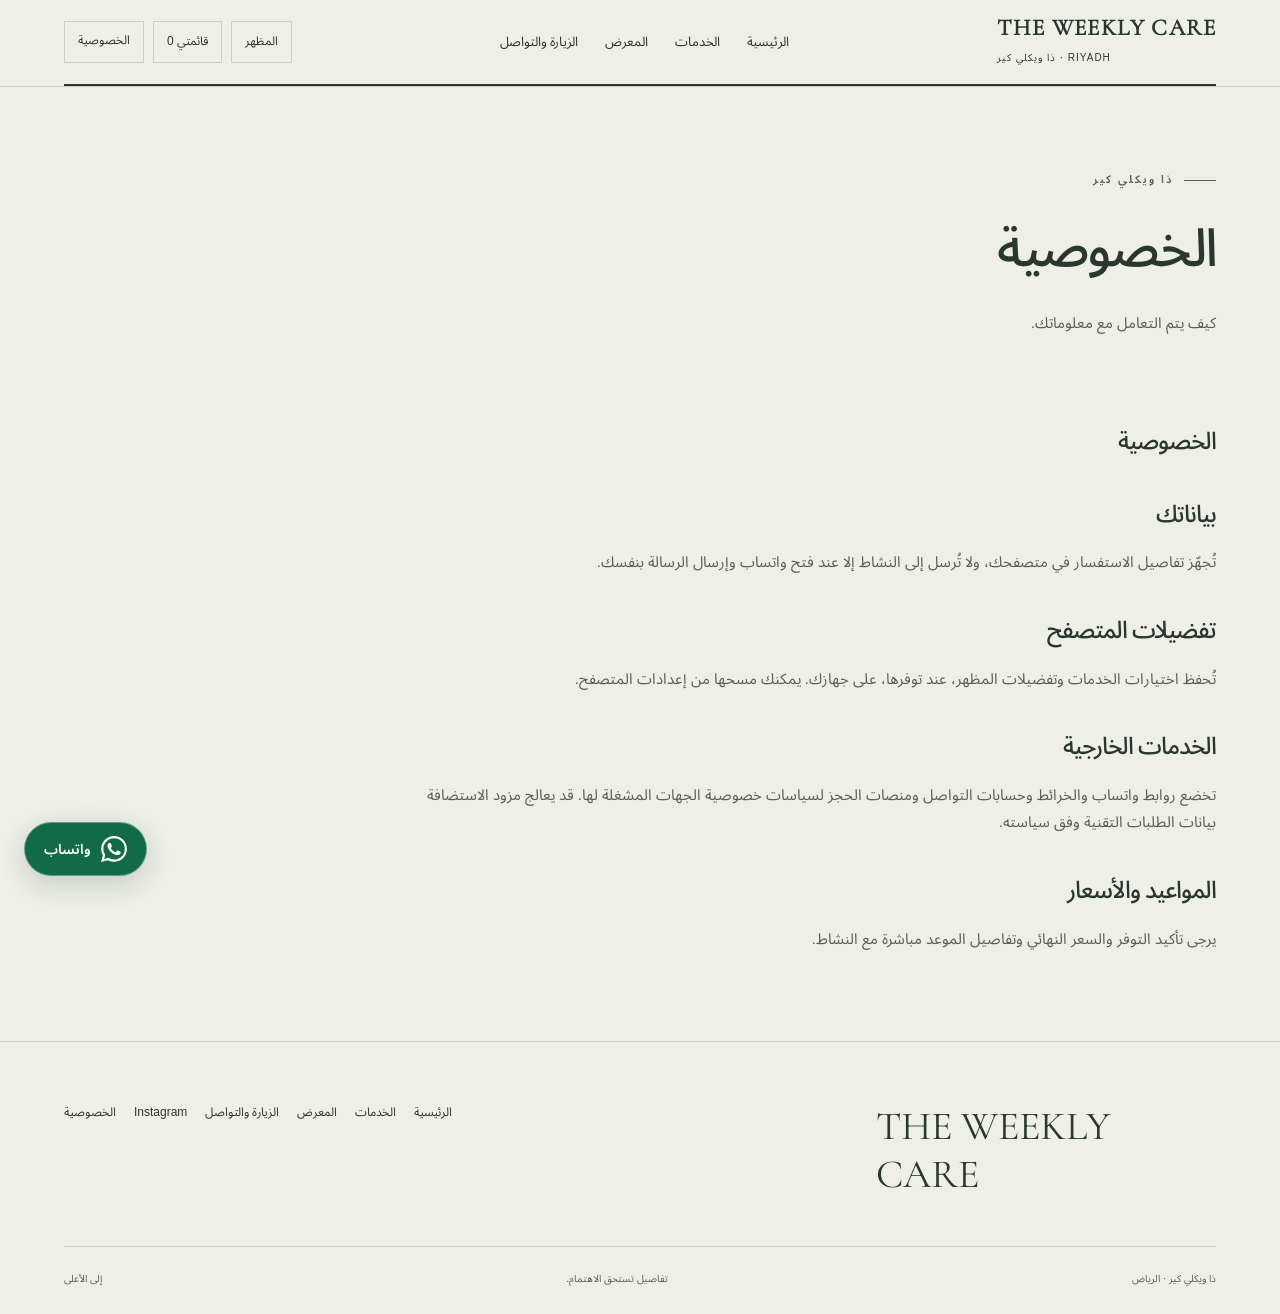
<file: privacy.html>
<!DOCTYPE html>
<html dir="rtl" lang="ar"><head><meta charset="utf-8"/><meta content="width=device-width,initial-scale=1" name="viewport"/><title>الخصوصية | ذا ويكلي كير — الرياض</title><meta content="صالون الحي في الملقا. رموش وأظافر وشعر، لتصبح العناية جزءًا تحبينه من أسبوعك." name="description"/><meta content="noindex,nofollow" name="robots"/><meta content="#f4f1e9" name="theme-color"/><link href="https://az212z.github.io/weekly-care-riyadh/privacy.html" rel="canonical"/><meta content="الخصوصية | ذا ويكلي كير — الرياض" property="og:title"/><meta content="صالون الحي في الملقا. رموش وأظافر وشعر، لتصبح العناية جزءًا تحبينه من أسبوعك." property="og:description"/><meta content="website" property="og:type"/><meta content="https://az212z.github.io/weekly-care-riyadh/assets/image-0.webp" property="og:image"/><meta content="https://az212z.github.io/weekly-care-riyadh/privacy.html" property="og:url"/><link href="assets/favicon.svg" rel="icon" type="image/svg+xml"/><link href="assets/site.css" rel="stylesheet"/><link as="font" crossorigin="" href="assets/arabic.woff2" rel="preload" type="font/woff2"/><script defer="" src="assets/site.js"></script></head><body class="editorial"><a class="skip" href="#main">تجاوز إلى المحتوى</a><header class="top"><div class="wrap nav"><a class="wordmark" dir="ltr" href="index.html">THE WEEKLY CARE<small>ذا ويكلي كير · RIYADH</small></a><nav aria-label="التنقل الرئيسي" class="navlinks" id="navigation"><a href="index.html">الرئيسية</a><a href="services.html">الخدمات</a><a href="gallery.html">المعرض</a><a href="contact.html">الزيارة والتواصل</a></nav><div class="tools"><button aria-label="تغيير المظهر" class="bare theme-toggle" type="button">المظهر</button><button class="bare saved-open" type="button">قائمتي <span data-count="">0</span></button><a class="bare" href="en/privacy.html" lang="en">الخصوصية</a><button aria-controls="navigation" aria-expanded="false" class="bare menu-toggle">القائمة</button></div></div></header><main id="main"><div class="wrap"><header class="page-head reveal"><p class="eyebrow"><span class="line"></span>ذا ويكلي كير</p><h1>الخصوصية</h1><p>كيف يتم التعامل مع معلوماتك.</p></header><article class="prose"><h2>الخصوصية</h2><h2>بياناتك</h2><p>تُجهّز تفاصيل الاستفسار في متصفحك، ولا تُرسل إلى النشاط إلا عند فتح واتساب وإرسال الرسالة بنفسك.</p><h2>تفضيلات المتصفح</h2><p>تُحفظ اختيارات الخدمات وتفضيلات المظهر، عند توفرها، على جهازك. يمكنك مسحها من إعدادات المتصفح.</p><h2>الخدمات الخارجية</h2><p>تخضع روابط واتساب والخرائط وحسابات التواصل ومنصات الحجز لسياسات خصوصية الجهات المشغلة لها. قد يعالج مزود الاستضافة بيانات الطلبات التقنية وفق سياسته.</p><h2>المواعيد والأسعار</h2><p>يرجى تأكيد التوفر والسعر النهائي وتفاصيل الموعد مباشرة مع النشاط.</p></article></div></main><footer class="footer"><div class="wrap"><div class="footer-top"><div class="footer-title" dir="ltr">THE WEEKLY CARE</div><div class="footer-links"><a href="index.html">الرئيسية</a><a href="services.html">الخدمات</a><a href="gallery.html">المعرض</a><a href="contact.html">الزيارة والتواصل</a><a href="https://www.instagram.com/theweeklycare?igsh=aG9mN3R3YmlqY2Jw&amp;utm_source=qr">Instagram </a><a href="privacy.html">الخصوصية</a></div></div><div class="footer-bottom"><span>ذا ويكلي كير · الرياض</span><span>تفاصيل تستحق الاهتمام.</span><a href="#main">إلى الأعلى </a></div></div></footer><div class="mobile-dock"><a class="btn" href="https://www.fresha.com/a/the-weekly-care-dh-wykly-kyr-riyadh-the-weekly-rrmc2678-ldhn-al-malqa-riyadh-13524-saudi-arabia-tanmrrhk">احجزي موعدك</a><button class="bare saved-open">قائمتي <span data-count="">0</span></button></div><dialog aria-labelledby="saved-title" class="dialog" id="saved-dialog"><div class="dialog-head"><h2 id="saved-title">قائمة اهتمامك</h2><button aria-label="إغلاق" class="close-dialog" data-close="">×</button></div><p class="note">اختيارات محفوظة في جهازك لتسهيل الاستفسار. ليست حجزًا أو طلبًا مؤكدًا.</p><ul class="saved-items"></ul><div class="actions"><a class="btn" href="#" id="saved-wa">استفسر عبر واتساب</a><button class="btn secondary" id="copy-list">نسخ القائمة</button></div></dialog><dialog aria-labelledby="lightbox-caption" class="dialog lightbox" id="lightbox"><div class="dialog-head"><p id="lightbox-caption"></p><button aria-label="إغلاق الصورة" class="close-dialog" data-close="">×</button></div><img alt="" id="lightbox-image"/></dialog><div class="toast" hidden="" role="status"></div><script id="site-data" type="application/json">{"slug": "weekly-care-riyadh", "name": "ذا ويكلي كير", "phone": "966536999579", "services": [{"name": "رموش كلاسيكية شهرية | Monthly Classic Lashes", "category": "مختارات | Featured", "price": 350, "variable": false, "duration": "PT1H50M", "url": "https://www.fresha.com/a/the-weekly-care-dh-wykly-kyr-riyadh-the-weekly-rrmc2678-ldhn-al-malqa-riyadh-13524-saudi-arabia-tanmrrhk/booking?offerItemId=s:24422898"}, {"name": "ذا ويكلي بدكير  | The Weekly Pedi", "category": "مختارات | Featured", "price": 110, "variable": false, "duration": "PT45M", "url": "https://www.fresha.com/a/the-weekly-care-dh-wykly-kyr-riyadh-the-weekly-rrmc2678-ldhn-al-malqa-riyadh-13524-saudi-arabia-tanmrrhk/booking?offerItemId=s:24423070"}, {"name": "كلاسيك مانكير | Classic Manicure", "category": "مختارات | Featured", "price": 85, "variable": false, "duration": "PT30M", "url": "https://www.fresha.com/a/the-weekly-care-dh-wykly-kyr-riyadh-the-weekly-rrmc2678-ldhn-al-malqa-riyadh-13524-saudi-arabia-tanmrrhk/booking?offerItemId=s:24423069"}, {"name": "ذا ويكلي نيل كير بادكير  مانيكر  مع كلاسيك لليد و الرجل - the weekly nails care", "category": "مختارات | Featured", "price": 196, "variable": true, "duration": "PT45M", "url": "https://www.fresha.com/a/the-weekly-care-dh-wykly-kyr-riyadh-the-weekly-rrmc2678-ldhn-al-malqa-riyadh-13524-saudi-arabia-tanmrrhk/booking?offerItemId=p:1907544"}, {"name": "رموش ماسكارا افكت شهرية | Monthly Mascara Effect Lashes", "category": "تركيب رموش | Lash Extensions", "price": 400, "variable": false, "duration": "PT1H50M", "url": "https://www.fresha.com/a/the-weekly-care-dh-wykly-kyr-riyadh-the-weekly-rrmc2678-ldhn-al-malqa-riyadh-13524-saudi-arabia-tanmrrhk/booking?offerItemId=s:24422896"}, {"name": "رموش هايبرد شهرية | Monthly Hybrid Lashes", "category": "تركيب رموش | Lash Extensions", "price": 450, "variable": false, "duration": "PT1H50M", "url": "https://www.fresha.com/a/the-weekly-care-dh-wykly-kyr-riyadh-the-weekly-rrmc2678-ldhn-al-malqa-riyadh-13524-saudi-arabia-tanmrrhk/booking?offerItemId=s:24422888"}, {"name": "رموش كثيفة شهرية | Monthly Volume Lashes", "category": "تركيب رموش | Lash Extensions", "price": 550, "variable": false, "duration": "PT1H50M", "url": "https://www.fresha.com/a/the-weekly-care-dh-wykly-kyr-riyadh-the-weekly-rrmc2678-ldhn-al-malqa-riyadh-13524-saudi-arabia-tanmrrhk/booking?offerItemId=s:24422884"}, {"name": "رموش حرير شهرية | Monthly Silk Lashes", "category": "تركيب رموش | Lash Extensions", "price": 600, "variable": false, "duration": "PT1H55M", "url": "https://www.fresha.com/a/the-weekly-care-dh-wykly-kyr-riyadh-the-weekly-rrmc2678-ldhn-al-malqa-riyadh-13524-saudi-arabia-tanmrrhk/booking?offerItemId=s:24422809"}, {"name": "رتوش رموش كلاسيكية | Refill Classic Lashes", "category": "تركيب رموش | Lash Extensions", "price": 250, "variable": false, "duration": "PT1H50M", "url": "https://www.fresha.com/a/the-weekly-care-dh-wykly-kyr-riyadh-the-weekly-rrmc2678-ldhn-al-malqa-riyadh-13524-saudi-arabia-tanmrrhk/booking?offerItemId=s:24422788"}, {"name": "رتوش ماسكارا افكت | Refill Mascara Effect Lashes", "category": "تركيب رموش | Lash Extensions", "price": 280, "variable": false, "duration": "PT1H50M", "url": "https://www.fresha.com/a/the-weekly-care-dh-wykly-kyr-riyadh-the-weekly-rrmc2678-ldhn-al-malqa-riyadh-13524-saudi-arabia-tanmrrhk/booking?offerItemId=s:24422786"}, {"name": "رتوش هايبرد | Refill Hybrid Lashes", "category": "تركيب رموش | Lash Extensions", "price": 300, "variable": false, "duration": "PT1H50M", "url": "https://www.fresha.com/a/the-weekly-care-dh-wykly-kyr-riyadh-the-weekly-rrmc2678-ldhn-al-malqa-riyadh-13524-saudi-arabia-tanmrrhk/booking?offerItemId=s:24419531"}, {"name": "رتوش كثيفة | Refill Volume Lashes", "category": "تركيب رموش | Lash Extensions", "price": 320, "variable": false, "duration": "PT1H50M", "url": "https://www.fresha.com/a/the-weekly-care-dh-wykly-kyr-riyadh-the-weekly-rrmc2678-ldhn-al-malqa-riyadh-13524-saudi-arabia-tanmrrhk/booking?offerItemId=s:24419530"}, {"name": "رتوش حرير | Refill Silk Lashes", "category": "تركيب رموش | Lash Extensions", "price": 350, "variable": false, "duration": "PT1H50M", "url": "https://www.fresha.com/a/the-weekly-care-dh-wykly-kyr-riyadh-the-weekly-rrmc2678-ldhn-al-malqa-riyadh-13524-saudi-arabia-tanmrrhk/booking?offerItemId=s:24419527"}, {"name": "إزالة رموش | Lash Removal", "category": "تركيب رموش | Lash Extensions", "price": 80, "variable": false, "duration": "PT30M", "url": "https://www.fresha.com/a/the-weekly-care-dh-wykly-kyr-riyadh-the-weekly-rrmc2678-ldhn-al-malqa-riyadh-13524-saudi-arabia-tanmrrhk/booking?offerItemId=s:24419522"}, {"name": "ذا ويكلي مانكير سبا | The Weekly Mani Spa", "category": "العناية باليد والقدم | Hand & Feet Care", "price": 110, "variable": false, "duration": "PT45M", "url": "https://www.fresha.com/a/the-weekly-care-dh-wykly-kyr-riyadh-the-weekly-rrmc2678-ldhn-al-malqa-riyadh-13524-saudi-arabia-tanmrrhk/booking?offerItemId=s:24423072"}, {"name": "كلاسيك بدكير | Classic Pedicure", "category": "العناية باليد والقدم | Hand & Feet Care", "price": 85, "variable": false, "duration": "PT45M", "url": "https://www.fresha.com/a/the-weekly-care-dh-wykly-kyr-riyadh-the-weekly-rrmc2678-ldhn-al-malqa-riyadh-13524-saudi-arabia-tanmrrhk/booking?offerItemId=s:24423066"}, {"name": "مانكير روسي | Russian Manicure", "category": "العناية باليد والقدم | Hand & Feet Care", "price": 100, "variable": false, "duration": "PT45M", "url": "https://www.fresha.com/a/the-weekly-care-dh-wykly-kyr-riyadh-the-weekly-rrmc2678-ldhn-al-malqa-riyadh-13524-saudi-arabia-tanmrrhk/booking?offerItemId=s:24423059"}, {"name": "بدكير روسي | Russian Pedicure", "category": "العناية باليد والقدم | Hand & Feet Care", "price": 100, "variable": false, "duration": "PT45M", "url": "https://www.fresha.com/a/the-weekly-care-dh-wykly-kyr-riyadh-the-weekly-rrmc2678-ldhn-al-malqa-riyadh-13524-saudi-arabia-tanmrrhk/booking?offerItemId=s:24423056"}, {"name": "مساج | Massage", "category": "العناية باليد والقدم | Hand & Feet Care", "price": 50, "variable": false, "duration": "PT15M", "url": "https://www.fresha.com/a/the-weekly-care-dh-wykly-kyr-riyadh-the-weekly-rrmc2678-ldhn-al-malqa-riyadh-13524-saudi-arabia-tanmrrhk/booking?offerItemId=s:24423051"}, {"name": "ماسك مرطب لليد أو الرجل | Moisturizing Mask – Hand or Feet", "category": "العناية باليد والقدم | Hand & Feet Care", "price": 20, "variable": false, "duration": "PT20M", "url": "https://www.fresha.com/a/the-weekly-care-dh-wykly-kyr-riyadh-the-weekly-rrmc2678-ldhn-al-malqa-riyadh-13524-saudi-arabia-tanmrrhk/booking?offerItemId=s:24423049"}, {"name": "ذا ويكلي بياب | The Weekly BIAB", "category": "المناكير | Polish", "price": 250, "variable": false, "duration": "PT1H30M", "url": "https://www.fresha.com/a/the-weekly-care-dh-wykly-kyr-riyadh-the-weekly-rrmc2678-ldhn-al-malqa-riyadh-13524-saudi-arabia-tanmrrhk/booking?offerItemId=s:24423036"}, {"name": "ذا ويكلي جل | The Weekly Gel", "category": "المناكير | Polish", "price": 140, "variable": false, "duration": "PT1H30M", "url": "https://www.fresha.com/a/the-weekly-care-dh-wykly-kyr-riyadh-the-weekly-rrmc2678-ldhn-al-malqa-riyadh-13524-saudi-arabia-tanmrrhk/booking?offerItemId=s:24423031"}, {"name": "لون جل فرنش | Gel French", "category": "المناكير | Polish", "price": 120, "variable": false, "duration": "PT1H30M", "url": "https://www.fresha.com/a/the-weekly-care-dh-wykly-kyr-riyadh-the-weekly-rrmc2678-ldhn-al-malqa-riyadh-13524-saudi-arabia-tanmrrhk/booking?offerItemId=s:24423029"}, {"name": "لون جل اومبري | Gel Ombre", "category": "المناكير | Polish", "price": 120, "variable": false, "duration": "PT1H30M", "url": "https://www.fresha.com/a/the-weekly-care-dh-wykly-kyr-riyadh-the-weekly-rrmc2678-ldhn-al-malqa-riyadh-13524-saudi-arabia-tanmrrhk/booking?offerItemId=s:24423026"}, {"name": "لون جل كات اي | Gel Cat Eye", "category": "المناكير | Polish", "price": 120, "variable": false, "duration": "PT1H30M", "url": "https://www.fresha.com/a/the-weekly-care-dh-wykly-kyr-riyadh-the-weekly-rrmc2678-ldhn-al-malqa-riyadh-13524-saudi-arabia-tanmrrhk/booking?offerItemId=s:24423020"}, {"name": "لون جل كروم | Chrome Gel", "category": "المناكير | Polish", "price": 120, "variable": false, "duration": "PT1H30M", "url": "https://www.fresha.com/a/the-weekly-care-dh-wykly-kyr-riyadh-the-weekly-rrmc2678-ldhn-al-malqa-riyadh-13524-saudi-arabia-tanmrrhk/booking?offerItemId=s:24423017"}, {"name": "لون جل | Gel Color", "category": "المناكير | Polish", "price": 80, "variable": false, "duration": "PT1H30M", "url": "https://www.fresha.com/a/the-weekly-care-dh-wykly-kyr-riyadh-the-weekly-rrmc2678-ldhn-al-malqa-riyadh-13524-saudi-arabia-tanmrrhk/booking?offerItemId=s:24423013"}, {"name": "لون كلاسيك فرنش | Classic French Color", "category": "المناكير | Polish", "price": 80, "variable": false, "duration": "PT1H30M", "url": "https://www.fresha.com/a/the-weekly-care-dh-wykly-kyr-riyadh-the-weekly-rrmc2678-ldhn-al-malqa-riyadh-13524-saudi-arabia-tanmrrhk/booking?offerItemId=s:24423008"}, {"name": "لون كلاسيك | Classic Color", "category": "المناكير | Polish", "price": 40, "variable": false, "duration": "PT15M", "url": "https://www.fresha.com/a/the-weekly-care-dh-wykly-kyr-riyadh-the-weekly-rrmc2678-ldhn-al-malqa-riyadh-13524-saudi-arabia-tanmrrhk/booking?offerItemId=s:24423006"}, {"name": "فايبر جلاس مع بياب | Fiber Glass Extension & BIAB", "category": "تركيب أظافر | Nail Extensions", "price": 350, "variable": false, "duration": "PT3H", "url": "https://www.fresha.com/a/the-weekly-care-dh-wykly-kyr-riyadh-the-weekly-rrmc2678-ldhn-al-malqa-riyadh-13524-saudi-arabia-tanmrrhk/booking?offerItemId=s:24422945"}, {"name": "أظافر اسبوعية جاهزه للتركيب مع لون جل | Press on Weekly Nails with gel color", "category": "تركيب أظافر | Nail Extensions", "price": 225, "variable": false, "duration": "PT1H30M", "url": "https://www.fresha.com/a/the-weekly-care-dh-wykly-kyr-riyadh-the-weekly-rrmc2678-ldhn-al-malqa-riyadh-13524-saudi-arabia-tanmrrhk/booking?offerItemId=s:24422943"}, {"name": "إعادة تعبئة هارد جل | Hard Gel Refill", "category": "تركيب أظافر | Nail Extensions", "price": 250, "variable": false, "duration": "PT1H30M", "url": "https://www.fresha.com/a/the-weekly-care-dh-wykly-kyr-riyadh-the-weekly-rrmc2678-ldhn-al-malqa-riyadh-13524-saudi-arabia-tanmrrhk/booking?offerItemId=s:24422941"}, {"name": "أظافر اسبوعية جاهزه للتركيب مع لون كلاسيك | Press on Weekly Nails with classic color", "category": "تركيب أظافر | Nail Extensions", "price": 175, "variable": false, "duration": "PT1H30M", "url": "https://www.fresha.com/a/the-weekly-care-dh-wykly-kyr-riyadh-the-weekly-rrmc2678-ldhn-al-malqa-riyadh-13524-saudi-arabia-tanmrrhk/booking?offerItemId=s:24514238"}, {"name": "إعادة تعبئة فايبر جلاس | Fiber Glass Refill", "category": "تركيب أظافر | Nail Extensions", "price": 250, "variable": false, "duration": "PT1H", "url": "https://www.fresha.com/a/the-weekly-care-dh-wykly-kyr-riyadh-the-weekly-rrmc2678-ldhn-al-malqa-riyadh-13524-saudi-arabia-tanmrrhk/booking?offerItemId=s:24422939"}, {"name": "ترميم ظفر مكسور | Repair a Broken Nail", "category": "تركيب أظافر | Nail Extensions", "price": 40, "variable": false, "duration": "PT10M", "url": "https://www.fresha.com/a/the-weekly-care-dh-wykly-kyr-riyadh-the-weekly-rrmc2678-ldhn-al-malqa-riyadh-13524-saudi-arabia-tanmrrhk/booking?offerItemId=s:24422936"}, {"name": "ازالة جل أو أظافر أسبوعية | Gel or Weekly Nails Removal", "category": "الإزالة | Removal", "price": 80, "variable": false, "duration": "PT30M", "url": "https://www.fresha.com/a/the-weekly-care-dh-wykly-kyr-riyadh-the-weekly-rrmc2678-ldhn-al-malqa-riyadh-13524-saudi-arabia-tanmrrhk/booking?offerItemId=s:24422927"}, {"name": "ازالة بياب أو تركيب | BIAB or Nail Extensions Removal", "category": "الإزالة | Removal", "price": 120, "variable": false, "duration": "PT1H", "url": "https://www.fresha.com/a/the-weekly-care-dh-wykly-kyr-riyadh-the-weekly-rrmc2678-ldhn-al-malqa-riyadh-13524-saudi-arabia-tanmrrhk/booking?offerItemId=s:24422926"}, {"name": "تنظيف بشره - facial", "category": "العناية بالبشرة | Skin Care", "price": 150, "variable": false, "duration": "PT1H20M", "url": "https://www.fresha.com/a/the-weekly-care-dh-wykly-kyr-riyadh-the-weekly-rrmc2678-ldhn-al-malqa-riyadh-13524-saudi-arabia-tanmrrhk/booking?offerItemId=s:25113154"}, {"name": "تنسيق وفتلة حواجب | Eyebrow Shaping & Threading", "category": "العناية بالبشرة | Skin Care", "price": 70, "variable": false, "duration": "PT15M", "url": "https://www.fresha.com/a/the-weekly-care-dh-wykly-kyr-riyadh-the-weekly-rrmc2678-ldhn-al-malqa-riyadh-13524-saudi-arabia-tanmrrhk/booking?offerItemId=s:24422924"}, {"name": "تشقير حواجب | Eyebrow Bleaching", "category": "العناية بالبشرة | Skin Care", "price": 80, "variable": false, "duration": "PT15M", "url": "https://www.fresha.com/a/the-weekly-care-dh-wykly-kyr-riyadh-the-weekly-rrmc2678-ldhn-al-malqa-riyadh-13524-saudi-arabia-tanmrrhk/booking?offerItemId=s:24422921"}, {"name": "إزالة شعر فوق الشفة | Upper Lip Hair Removal", "category": "العناية بالبشرة | Skin Care", "price": 50, "variable": false, "duration": "PT15M", "url": "https://www.fresha.com/a/the-weekly-care-dh-wykly-kyr-riyadh-the-weekly-rrmc2678-ldhn-al-malqa-riyadh-13524-saudi-arabia-tanmrrhk/booking?offerItemId=s:24422918"}, {"name": "واكس أو فتلة وجه | Full Face Wax or Threading", "category": "العناية بالبشرة | Skin Care", "price": 100, "variable": false, "duration": "PT30M", "url": "https://www.fresha.com/a/the-weekly-care-dh-wykly-kyr-riyadh-the-weekly-rrmc2678-ldhn-al-malqa-riyadh-13524-saudi-arabia-tanmrrhk/booking?offerItemId=s:24422915"}, {"name": "صبغة رموش | Lash Tint", "category": "العناية بالبشرة | Skin Care", "price": 40, "variable": false, "duration": "PT20M", "url": "https://www.fresha.com/a/the-weekly-care-dh-wykly-kyr-riyadh-the-weekly-rrmc2678-ldhn-al-malqa-riyadh-13524-saudi-arabia-tanmrrhk/booking?offerItemId=s:24422909"}, {"name": "صبغة حواجب | Eyebrow Tint", "category": "العناية بالبشرة | Skin Care", "price": 40, "variable": false, "duration": "PT20M", "url": "https://www.fresha.com/a/the-weekly-care-dh-wykly-kyr-riyadh-the-weekly-rrmc2678-ldhn-al-malqa-riyadh-13524-saudi-arabia-tanmrrhk/booking?offerItemId=s:24422907"}, {"name": "سشوار ستريت | Straight Blow Dry", "category": "سشوار | Blow Dry", "price": 80, "variable": true, "duration": "PT1H", "url": "https://www.fresha.com/a/the-weekly-care-dh-wykly-kyr-riyadh-the-weekly-rrmc2678-ldhn-al-malqa-riyadh-13524-saudi-arabia-tanmrrhk/booking?offerItemId=s:24419488"}, {"name": "ويفي فير | Wavy Fair", "category": "سشوار | Blow Dry", "price": 150, "variable": true, "duration": "PT1H30M", "url": "https://www.fresha.com/a/the-weekly-care-dh-wykly-kyr-riyadh-the-weekly-rrmc2678-ldhn-al-malqa-riyadh-13524-saudi-arabia-tanmrrhk/booking?offerItemId=s:24419486"}, {"name": "بنس | Hair Pin", "category": "سشوار | Blow Dry", "price": 5, "variable": false, "duration": "PT1H", "url": "https://www.fresha.com/a/the-weekly-care-dh-wykly-kyr-riyadh-the-weekly-rrmc2678-ldhn-al-malqa-riyadh-13524-saudi-arabia-tanmrrhk/booking?offerItemId=s:24419483"}, {"name": "ذا ويكلي هير كير - The weekly hair care", "category": "معالجات الشعر | Hair Treatments", "price": 200, "variable": false, "duration": "PT1H", "url": "https://www.fresha.com/a/the-weekly-care-dh-wykly-kyr-riyadh-the-weekly-rrmc2678-ldhn-al-malqa-riyadh-13524-saudi-arabia-tanmrrhk/booking?offerItemId=s:24666356"}, {"name": "معالج البي بي كريم | BB Cream Treatment", "category": "معالجات الشعر | Hair Treatments", "price": 800, "variable": true, "duration": "PT2H", "url": "https://www.fresha.com/a/the-weekly-care-dh-wykly-kyr-riyadh-the-weekly-rrmc2678-ldhn-al-malqa-riyadh-13524-saudi-arabia-tanmrrhk/booking?offerItemId=s:24419496"}, {"name": "جذور | Roots", "category": "صبغة الشعر | Hair Color", "price": 120, "variable": false, "duration": "PT2H", "url": "https://www.fresha.com/a/the-weekly-care-dh-wykly-kyr-riyadh-the-weekly-rrmc2678-ldhn-al-malqa-riyadh-13524-saudi-arabia-tanmrrhk/booking?offerItemId=s:24419476"}, {"name": "صبغة لون واحد | One Color", "category": "صبغة الشعر | Hair Color", "price": 300, "variable": true, "duration": "PT2H", "url": "https://www.fresha.com/a/the-weekly-care-dh-wykly-kyr-riyadh-the-weekly-rrmc2678-ldhn-al-malqa-riyadh-13524-saudi-arabia-tanmrrhk/booking?offerItemId=s:24419467"}, {"name": "رنساج | Hair Rinsage", "category": "صبغة الشعر | Hair Color", "price": 200, "variable": true, "duration": "PT2H", "url": "https://www.fresha.com/a/the-weekly-care-dh-wykly-kyr-riyadh-the-weekly-rrmc2678-ldhn-al-malqa-riyadh-13524-saudi-arabia-tanmrrhk/booking?offerItemId=s:24419458"}, {"name": "جلسة K18", "category": "العناية بالشعر | Hair Care", "price": 80, "variable": false, "duration": "PT30M", "url": "https://www.fresha.com/a/the-weekly-care-dh-wykly-kyr-riyadh-the-weekly-rrmc2678-ldhn-al-malqa-riyadh-13524-saudi-arabia-tanmrrhk/booking?offerItemId=s:24765060"}, {"name": "غسيل وتجفيف | Hair Wash & Dry", "category": "العناية بالشعر | Hair Care", "price": 50, "variable": false, "duration": "PT30M", "url": "https://www.fresha.com/a/the-weekly-care-dh-wykly-kyr-riyadh-the-weekly-rrmc2678-ldhn-al-malqa-riyadh-13524-saudi-arabia-tanmrrhk/booking?offerItemId=s:24419518"}, {"name": "قص أطراف | Hair Trim", "category": "العناية بالشعر | Hair Care", "price": 50, "variable": false, "duration": "PT30M", "url": "https://www.fresha.com/a/the-weekly-care-dh-wykly-kyr-riyadh-the-weekly-rrmc2678-ldhn-al-malqa-riyadh-13524-saudi-arabia-tanmrrhk/booking?offerItemId=s:24419515"}, {"name": "سكرب فروة الرأس كلارا بالنعناع | Clara Hair Detox (Mint)", "category": "العناية بالشعر | Hair Care", "price": 150, "variable": false, "duration": "PT45M", "url": "https://www.fresha.com/a/the-weekly-care-dh-wykly-kyr-riyadh-the-weekly-rrmc2678-ldhn-al-malqa-riyadh-13524-saudi-arabia-tanmrrhk/booking?offerItemId=s:24419514"}]}</script><style id="wa-float-style">.wa-float{position:fixed;inset-inline-end:24px;bottom:calc(24px + env(safe-area-inset-bottom,0px));z-index:40;display:inline-flex;align-items:center;justify-content:center;gap:10px;min-height:54px;padding:12px 19px;border:1px solid #ffffff55;border-radius:999px;background:#116b46;color:#fff!important;font-family:inherit;font-size:14px;font-weight:600;line-height:1.5;text-decoration:none!important;box-shadow:0 8px 28px #12382930;isolation:isolate;transition:transform .2s,background .2s,box-shadow .2s}.wa-float svg{display:block;width:26px;height:26px;flex:none}.wa-float:hover{background:#095837;transform:translateY(-3px);box-shadow:0 12px 32px #12382940}.wa-float:focus-visible{outline:3px solid #116b46;outline-offset:5px;box-shadow:0 0 0 3px #fff}.wa-float span{white-space:nowrap}@media(max-width:900px){.wa-float{inset-inline-end:16px;bottom:calc(18px + env(safe-area-inset-bottom,0px));padding:11px 16px;min-height:50px;font-size:13px}.wa-float.wa-above-dock{bottom:calc(92px + env(safe-area-inset-bottom,0px))}}@media(prefers-reduced-motion:reduce){.wa-float{transition:none}.wa-float:hover{transform:none}}@media print{.wa-float{display:none}}</style><a aria-label="تواصل عبر واتساب" class="wa-float wa-above-dock" href="https://wa.me/966536999579" rel="noopener noreferrer" target="_blank"><svg aria-hidden="true" fill="currentColor" viewbox="0 0 24 24"><path d="M20.52 3.48A11.87 11.87 0 0012.05 0C5.5 0 .17 5.33.17 11.88c0 2.09.55 4.14 1.58 5.95L.07 24l6.31-1.66a11.89 11.89 0 005.67 1.44h.01c6.55 0 11.88-5.33 11.88-11.88 0-3.17-1.24-6.16-3.42-8.42zM12.05 21.77a9.85 9.85 0 01-5.02-1.37l-.36-.21-3.74.98 1-3.64-.24-.37a9.86 9.86 0 01-1.51-5.28c0-5.45 4.44-9.89 9.9-9.89a9.83 9.83 0 017 2.9 9.85 9.85 0 012.89 7c0 5.45-4.44 9.88-9.92 9.88zm5.42-7.41c-.3-.15-1.76-.87-2.03-.97-.27-.1-.47-.15-.67.15-.2.3-.77.97-.94 1.17-.18.2-.35.22-.65.07-.3-.15-1.25-.46-2.38-1.47-.88-.78-1.48-1.75-1.65-2.05-.17-.3-.02-.46.13-.6.13-.13.3-.35.45-.52.15-.18.2-.3.3-.5.1-.2.05-.37-.03-.52-.07-.15-.67-1.61-.91-2.2-.24-.58-.49-.5-.67-.51h-.57c-.2 0-.52.08-.79.37-.27.3-1.04 1.02-1.04 2.48 0 1.47 1.07 2.89 1.22 3.09.15.2 2.1 3.2 5.08 4.49.71.31 1.27.5 1.7.63.72.23 1.37.2 1.89.12.58-.09 1.76-.72 2.01-1.42.25-.69.25-1.29.18-1.41-.08-.13-.27-.2-.57-.35z"></path></svg><span>واتساب</span></a></body></html>
</file>
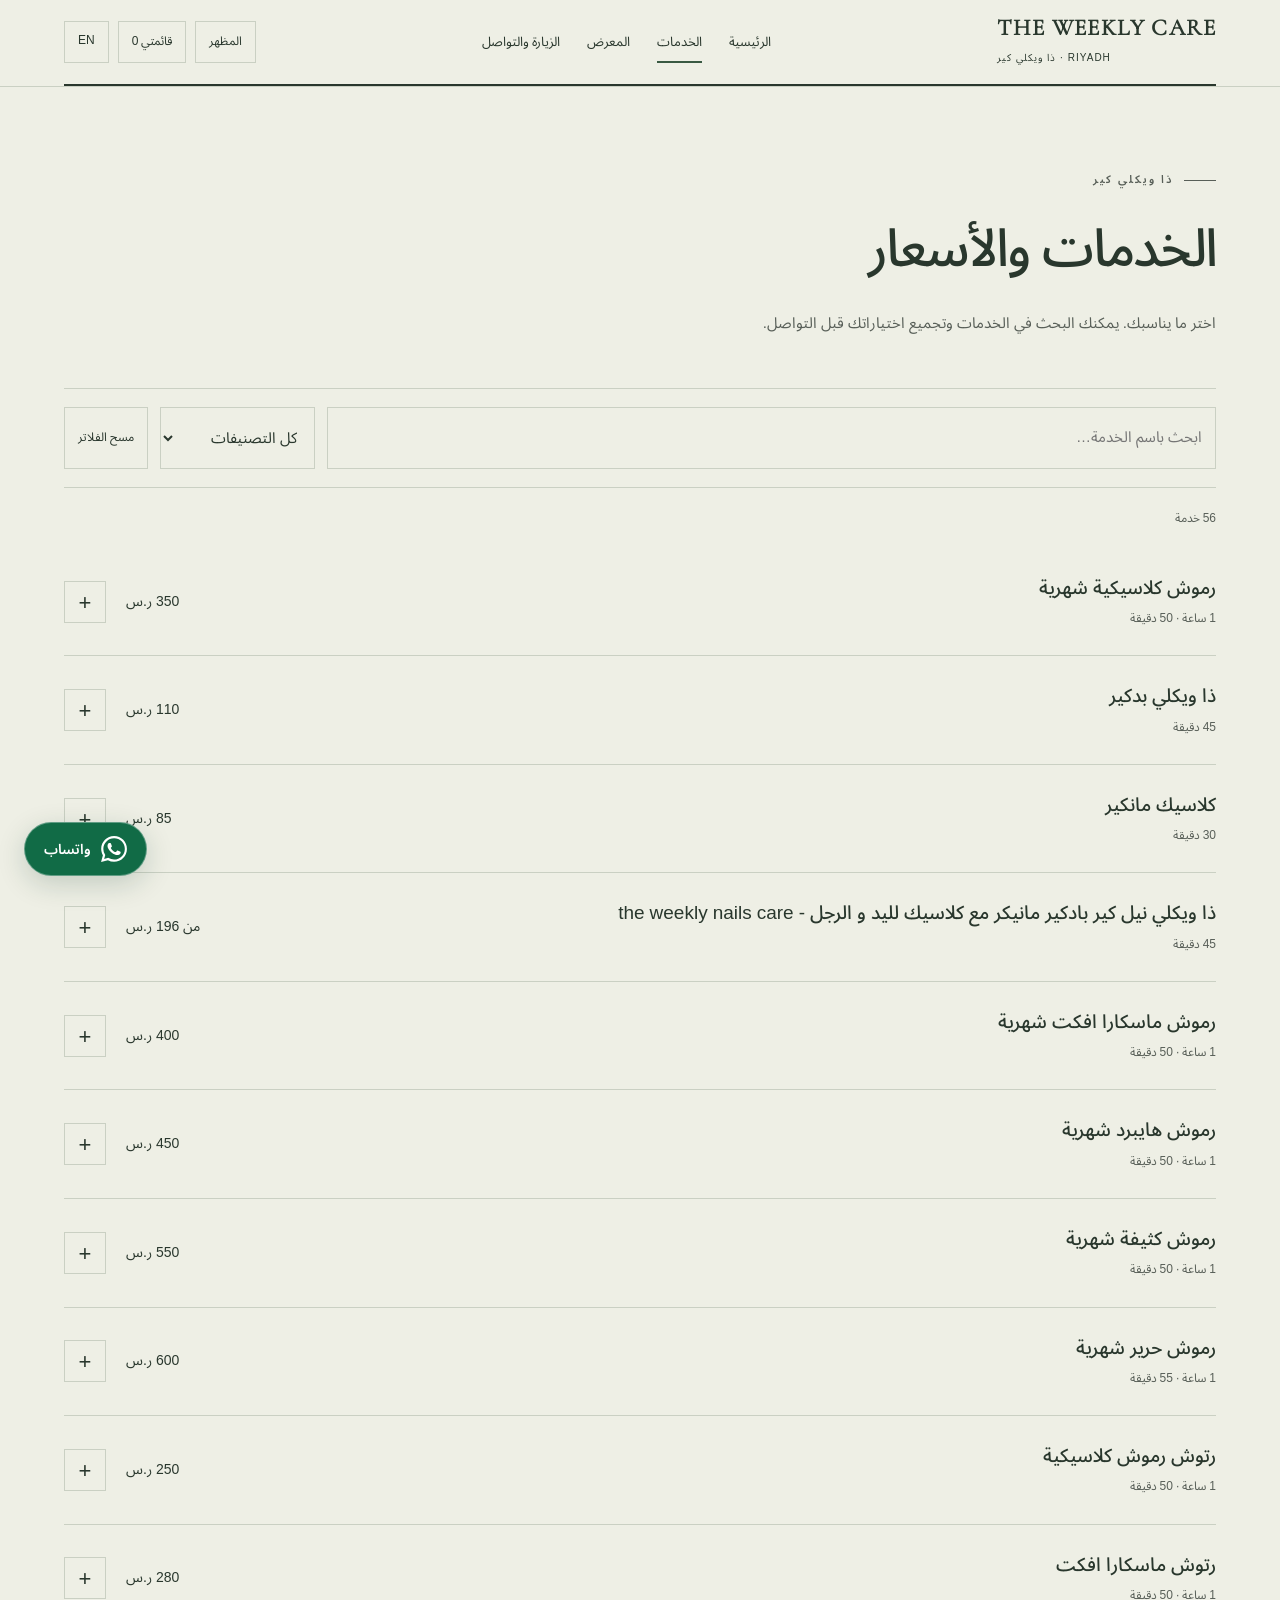
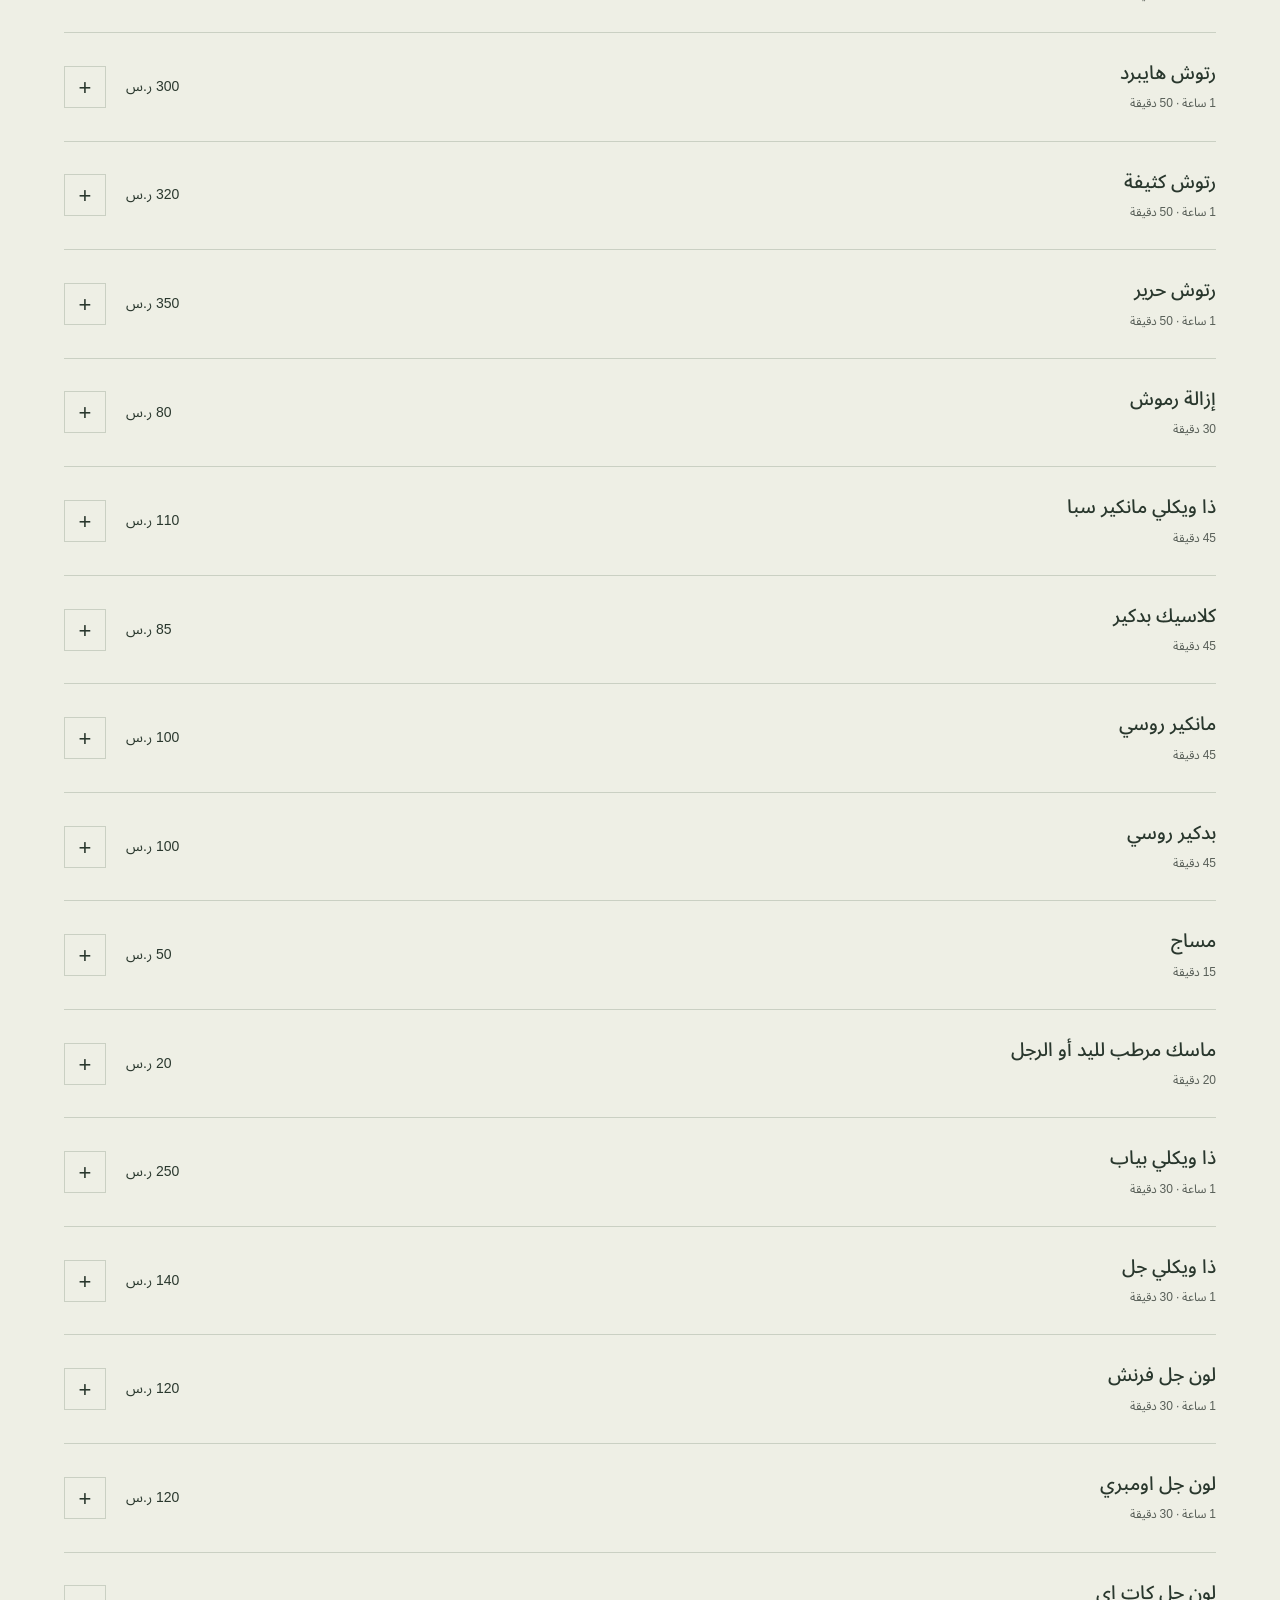
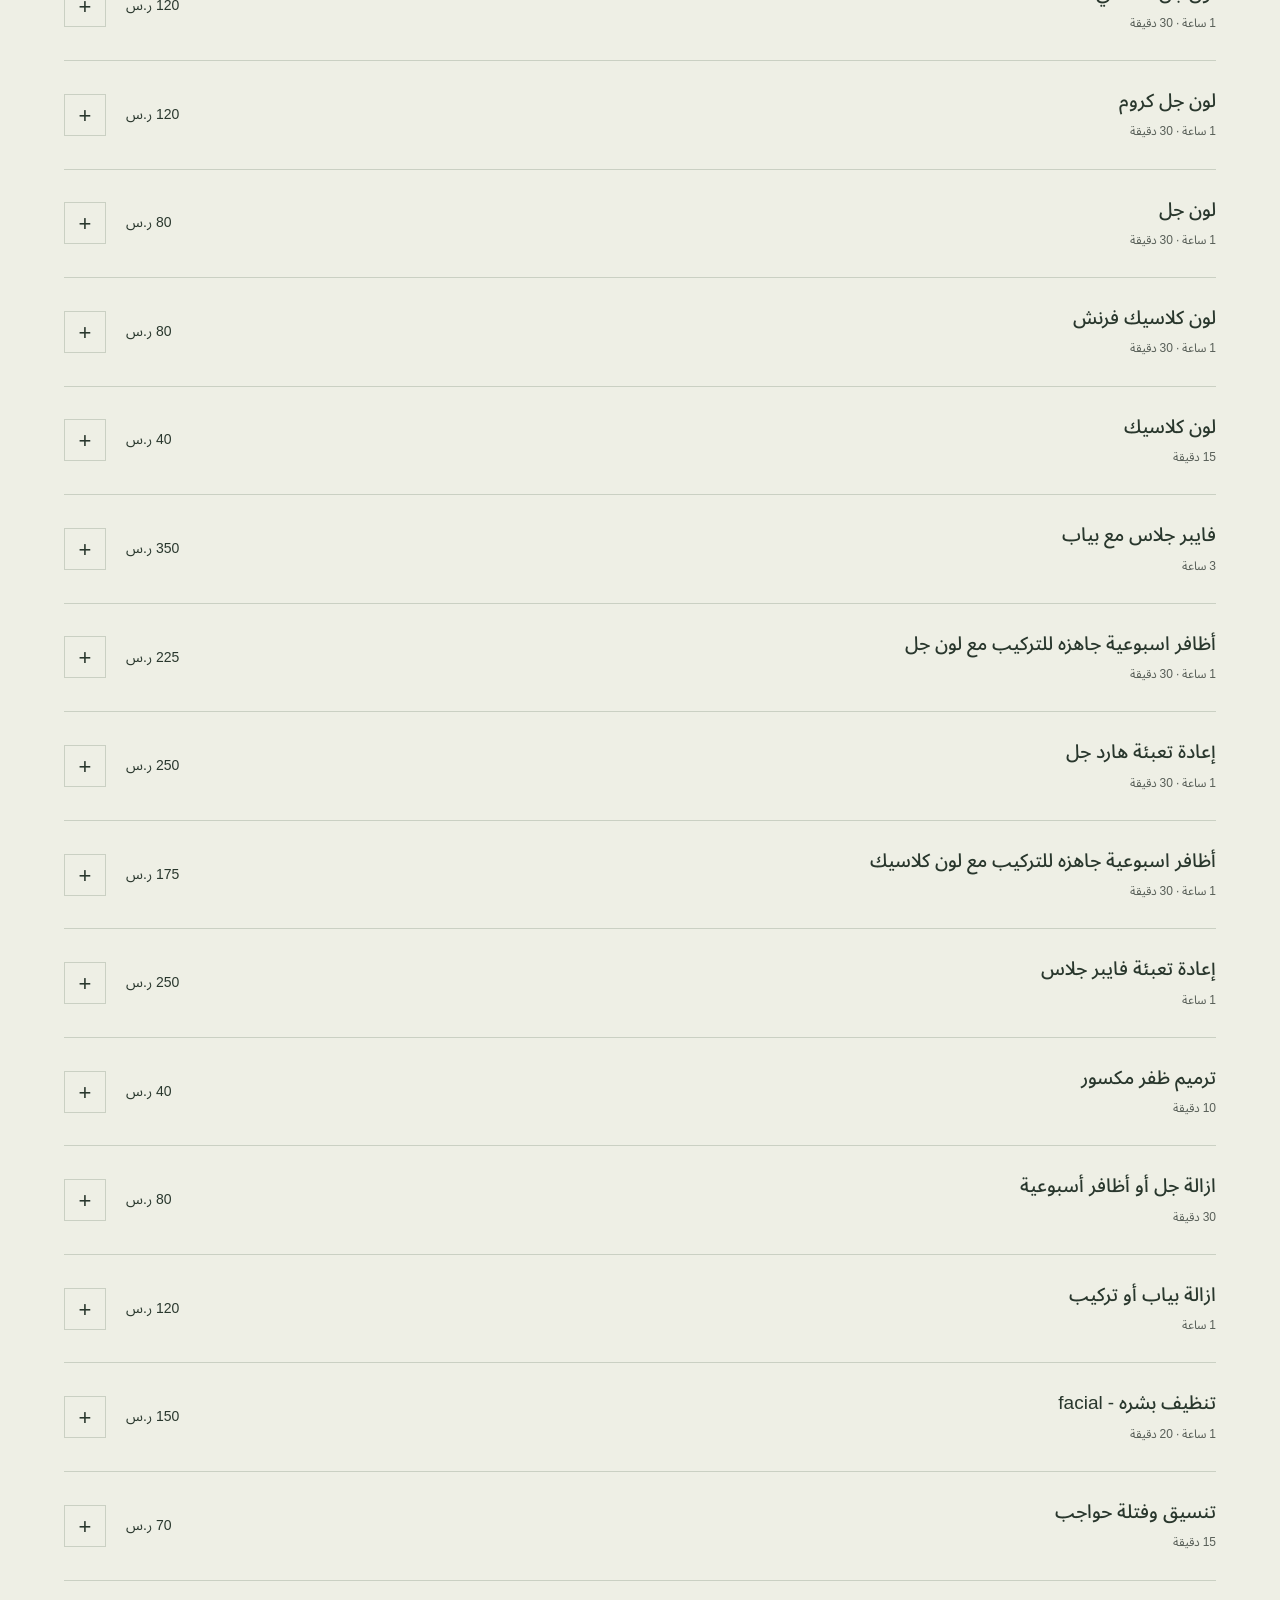
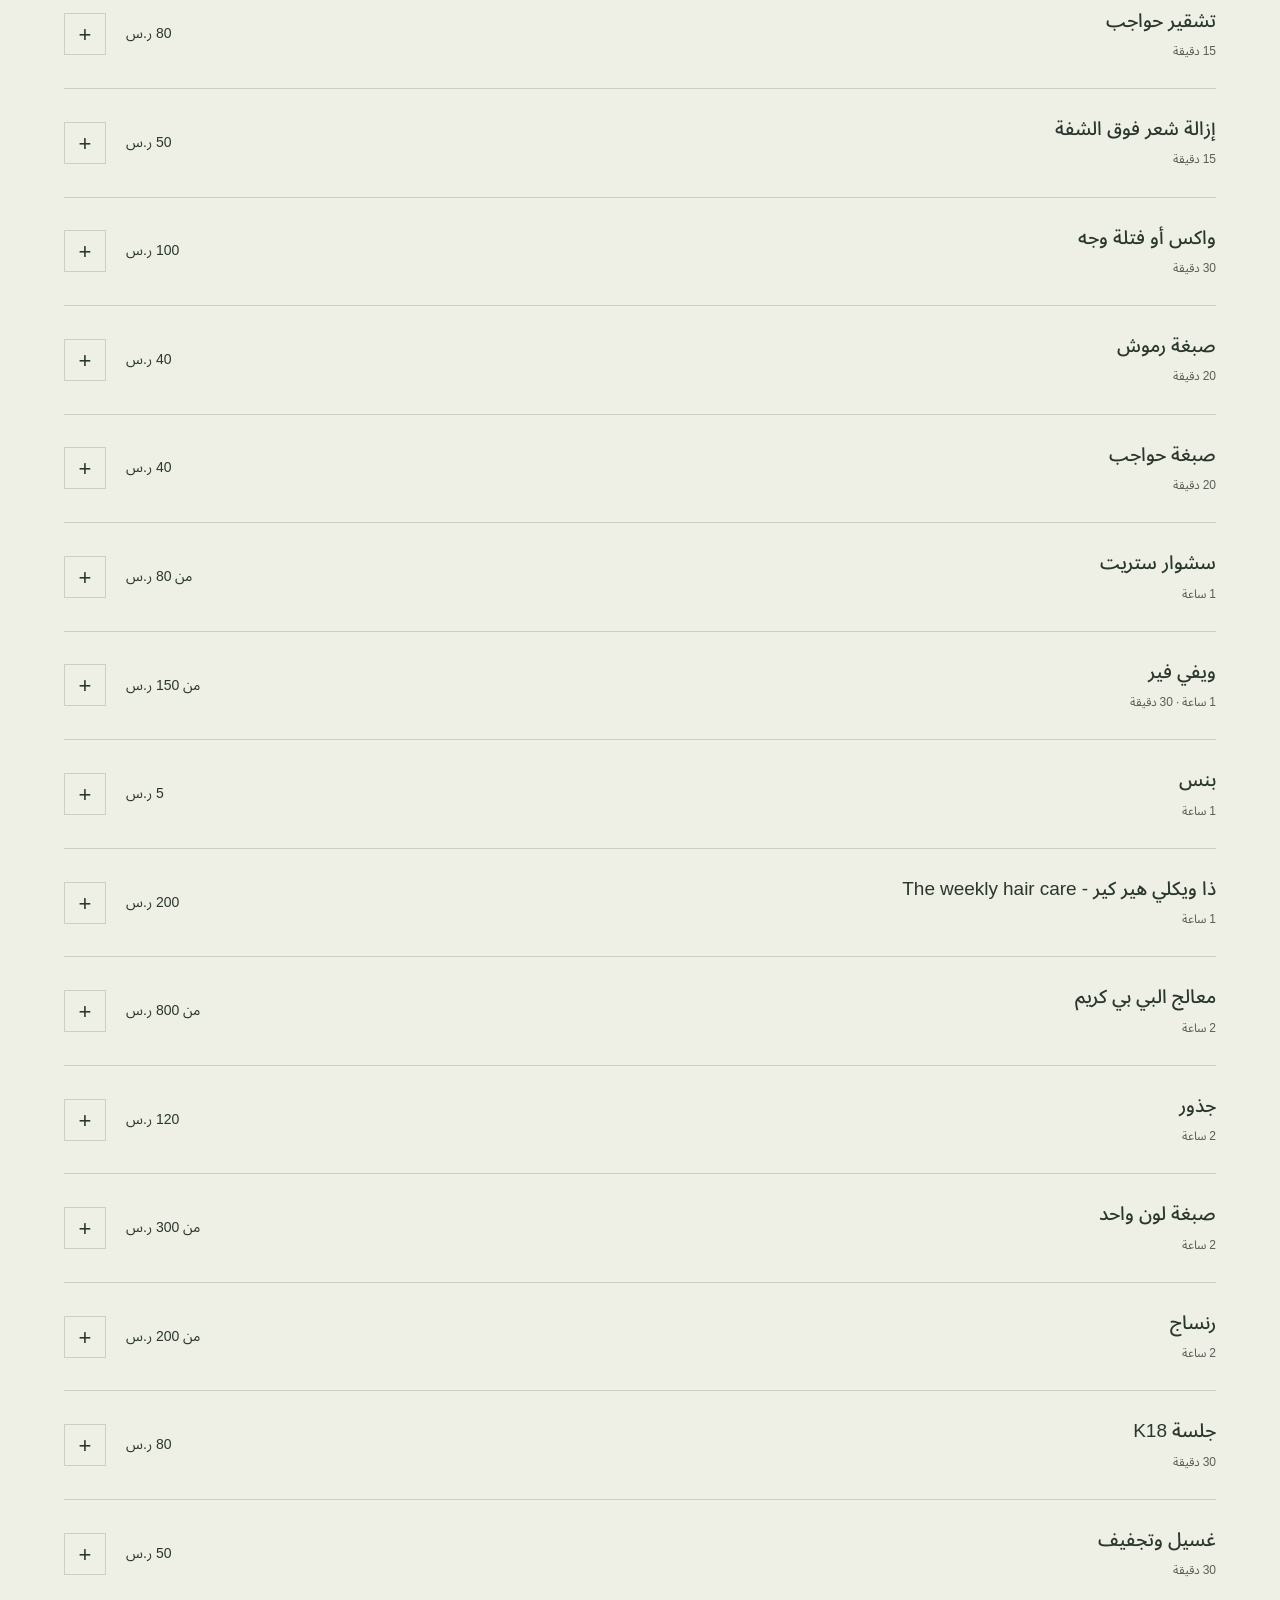
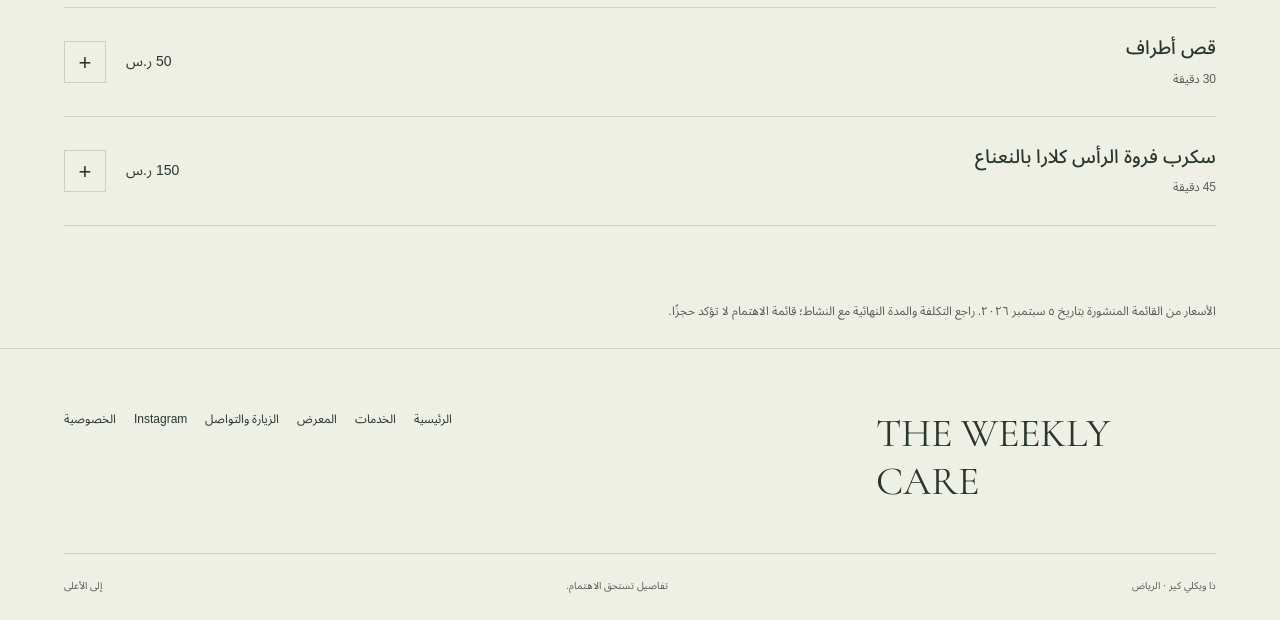
<file: services.html>
<!DOCTYPE html>
<html dir="rtl" lang="ar"><head><meta charset="utf-8"/><meta content="width=device-width,initial-scale=1" name="viewport"/><title>الخدمات والأسعار | ذا ويكلي كير — الرياض</title><meta content="صالون الحي في الملقا. رموش وأظافر وشعر، لتصبح العناية جزءًا تحبينه من أسبوعك." name="description"/><meta content="noindex,nofollow" name="robots"/><meta content="#f4f1e9" name="theme-color"/><link href="https://az212z.github.io/weekly-care-riyadh/services.html" rel="canonical"/><meta content="الخدمات والأسعار | ذا ويكلي كير — الرياض" property="og:title"/><meta content="صالون الحي في الملقا. رموش وأظافر وشعر، لتصبح العناية جزءًا تحبينه من أسبوعك." property="og:description"/><meta content="website" property="og:type"/><meta content="https://az212z.github.io/weekly-care-riyadh/assets/image-0.webp" property="og:image"/><meta content="https://az212z.github.io/weekly-care-riyadh/services.html" property="og:url"/><link href="assets/favicon.svg" rel="icon" type="image/svg+xml"/><link href="assets/site.css" rel="stylesheet"/><link as="font" crossorigin="" href="assets/arabic.woff2" rel="preload" type="font/woff2"/><script defer="" src="assets/site.js"></script></head><body class="editorial"><a class="skip" href="#main">تجاوز إلى المحتوى</a><header class="top"><div class="wrap nav"><a class="wordmark" dir="ltr" href="index.html">THE WEEKLY CARE<small>ذا ويكلي كير · RIYADH</small></a><nav aria-label="التنقل الرئيسي" class="navlinks" id="navigation"><a href="index.html">الرئيسية</a><a aria-current="page" href="services.html">الخدمات</a><a href="gallery.html">المعرض</a><a href="contact.html">الزيارة والتواصل</a></nav><div class="tools"><button aria-label="تغيير المظهر" class="bare theme-toggle" type="button">المظهر</button><button class="bare saved-open" type="button">قائمتي <span data-count="">0</span></button><a class="bare" href="en/services.html" lang="en">EN</a><button aria-controls="navigation" aria-expanded="false" class="bare menu-toggle">القائمة</button></div></div></header><main id="main"><div class="wrap"><header class="page-head reveal"><p class="eyebrow"><span class="line"></span>ذا ويكلي كير</p><h1>الخدمات والأسعار</h1><p>اختر ما يناسبك. يمكنك البحث في الخدمات وتجميع اختياراتك قبل التواصل.</p></header><div class="filters"><label class="sr-only" for="search">البحث في الخدمات</label><input id="search" placeholder="ابحث باسم الخدمة…" type="search"/><select aria-label="تصنيف الخدمات" id="category"><option value="">كل التصنيفات</option><option value="مختارات | Featured">مختارات</option><option value="تركيب رموش | Lash Extensions">تركيب رموش</option><option value="العناية باليد والقدم | Hand &amp; Feet Care">العناية باليد والقدم</option><option value="المناكير | Polish">المناكير</option><option value="تركيب أظافر | Nail Extensions">تركيب أظافر</option><option value="الإزالة | Removal">الإزالة</option><option value="العناية بالبشرة | Skin Care">العناية بالبشرة</option><option value="سشوار | Blow Dry">سشوار</option><option value="معالجات الشعر | Hair Treatments">معالجات الشعر</option><option value="صبغة الشعر | Hair Color">صبغة الشعر</option><option value="العناية بالشعر | Hair Care">العناية بالشعر</option></select><button class="bare" id="clear-search">مسح الفلاتر</button></div><p class="count"><span id="result-count">56</span> خدمة</p><div class="catalog"><article class="service-row" data-service="0"><div><h3>رموش كلاسيكية شهرية</h3><p>1 ساعة · 50 دقيقة</p></div><div class="row-end"><span class="price">350 ر.س</span><button aria-label="إضافة رموش كلاسيكية شهرية" aria-pressed="false" data-save="0" type="button">+</button></div></article><article class="service-row" data-service="1"><div><h3>ذا ويكلي بدكير</h3><p>45 دقيقة</p></div><div class="row-end"><span class="price">110 ر.س</span><button aria-label="إضافة ذا ويكلي بدكير" aria-pressed="false" data-save="1" type="button">+</button></div></article><article class="service-row" data-service="2"><div><h3>كلاسيك مانكير</h3><p>30 دقيقة</p></div><div class="row-end"><span class="price">85 ر.س</span><button aria-label="إضافة كلاسيك مانكير" aria-pressed="false" data-save="2" type="button">+</button></div></article><article class="service-row" data-service="3"><div><h3>ذا ويكلي نيل كير بادكير  مانيكر  مع كلاسيك لليد و الرجل - the weekly nails care</h3><p>45 دقيقة</p></div><div class="row-end"><span class="price">من 196 ر.س</span><button aria-label="إضافة ذا ويكلي نيل كير بادكير  مانيكر  مع كلاسيك لليد و الرجل - the weekly nails care" aria-pressed="false" data-save="3" type="button">+</button></div></article><article class="service-row" data-service="4"><div><h3>رموش ماسكارا افكت شهرية</h3><p>1 ساعة · 50 دقيقة</p></div><div class="row-end"><span class="price">400 ر.س</span><button aria-label="إضافة رموش ماسكارا افكت شهرية" aria-pressed="false" data-save="4" type="button">+</button></div></article><article class="service-row" data-service="5"><div><h3>رموش هايبرد شهرية</h3><p>1 ساعة · 50 دقيقة</p></div><div class="row-end"><span class="price">450 ر.س</span><button aria-label="إضافة رموش هايبرد شهرية" aria-pressed="false" data-save="5" type="button">+</button></div></article><article class="service-row" data-service="6"><div><h3>رموش كثيفة شهرية</h3><p>1 ساعة · 50 دقيقة</p></div><div class="row-end"><span class="price">550 ر.س</span><button aria-label="إضافة رموش كثيفة شهرية" aria-pressed="false" data-save="6" type="button">+</button></div></article><article class="service-row" data-service="7"><div><h3>رموش حرير شهرية</h3><p>1 ساعة · 55 دقيقة</p></div><div class="row-end"><span class="price">600 ر.س</span><button aria-label="إضافة رموش حرير شهرية" aria-pressed="false" data-save="7" type="button">+</button></div></article><article class="service-row" data-service="8"><div><h3>رتوش رموش كلاسيكية</h3><p>1 ساعة · 50 دقيقة</p></div><div class="row-end"><span class="price">250 ر.س</span><button aria-label="إضافة رتوش رموش كلاسيكية" aria-pressed="false" data-save="8" type="button">+</button></div></article><article class="service-row" data-service="9"><div><h3>رتوش ماسكارا افكت</h3><p>1 ساعة · 50 دقيقة</p></div><div class="row-end"><span class="price">280 ر.س</span><button aria-label="إضافة رتوش ماسكارا افكت" aria-pressed="false" data-save="9" type="button">+</button></div></article><article class="service-row" data-service="10"><div><h3>رتوش هايبرد</h3><p>1 ساعة · 50 دقيقة</p></div><div class="row-end"><span class="price">300 ر.س</span><button aria-label="إضافة رتوش هايبرد" aria-pressed="false" data-save="10" type="button">+</button></div></article><article class="service-row" data-service="11"><div><h3>رتوش كثيفة</h3><p>1 ساعة · 50 دقيقة</p></div><div class="row-end"><span class="price">320 ر.س</span><button aria-label="إضافة رتوش كثيفة" aria-pressed="false" data-save="11" type="button">+</button></div></article><article class="service-row" data-service="12"><div><h3>رتوش حرير</h3><p>1 ساعة · 50 دقيقة</p></div><div class="row-end"><span class="price">350 ر.س</span><button aria-label="إضافة رتوش حرير" aria-pressed="false" data-save="12" type="button">+</button></div></article><article class="service-row" data-service="13"><div><h3>إزالة رموش</h3><p>30 دقيقة</p></div><div class="row-end"><span class="price">80 ر.س</span><button aria-label="إضافة إزالة رموش" aria-pressed="false" data-save="13" type="button">+</button></div></article><article class="service-row" data-service="14"><div><h3>ذا ويكلي مانكير سبا</h3><p>45 دقيقة</p></div><div class="row-end"><span class="price">110 ر.س</span><button aria-label="إضافة ذا ويكلي مانكير سبا" aria-pressed="false" data-save="14" type="button">+</button></div></article><article class="service-row" data-service="15"><div><h3>كلاسيك بدكير</h3><p>45 دقيقة</p></div><div class="row-end"><span class="price">85 ر.س</span><button aria-label="إضافة كلاسيك بدكير" aria-pressed="false" data-save="15" type="button">+</button></div></article><article class="service-row" data-service="16"><div><h3>مانكير روسي</h3><p>45 دقيقة</p></div><div class="row-end"><span class="price">100 ر.س</span><button aria-label="إضافة مانكير روسي" aria-pressed="false" data-save="16" type="button">+</button></div></article><article class="service-row" data-service="17"><div><h3>بدكير روسي</h3><p>45 دقيقة</p></div><div class="row-end"><span class="price">100 ر.س</span><button aria-label="إضافة بدكير روسي" aria-pressed="false" data-save="17" type="button">+</button></div></article><article class="service-row" data-service="18"><div><h3>مساج</h3><p>15 دقيقة</p></div><div class="row-end"><span class="price">50 ر.س</span><button aria-label="إضافة مساج" aria-pressed="false" data-save="18" type="button">+</button></div></article><article class="service-row" data-service="19"><div><h3>ماسك مرطب لليد أو الرجل</h3><p>20 دقيقة</p></div><div class="row-end"><span class="price">20 ر.س</span><button aria-label="إضافة ماسك مرطب لليد أو الرجل" aria-pressed="false" data-save="19" type="button">+</button></div></article><article class="service-row" data-service="20"><div><h3>ذا ويكلي بياب</h3><p>1 ساعة · 30 دقيقة</p></div><div class="row-end"><span class="price">250 ر.س</span><button aria-label="إضافة ذا ويكلي بياب" aria-pressed="false" data-save="20" type="button">+</button></div></article><article class="service-row" data-service="21"><div><h3>ذا ويكلي جل</h3><p>1 ساعة · 30 دقيقة</p></div><div class="row-end"><span class="price">140 ر.س</span><button aria-label="إضافة ذا ويكلي جل" aria-pressed="false" data-save="21" type="button">+</button></div></article><article class="service-row" data-service="22"><div><h3>لون جل فرنش</h3><p>1 ساعة · 30 دقيقة</p></div><div class="row-end"><span class="price">120 ر.س</span><button aria-label="إضافة لون جل فرنش" aria-pressed="false" data-save="22" type="button">+</button></div></article><article class="service-row" data-service="23"><div><h3>لون جل اومبري</h3><p>1 ساعة · 30 دقيقة</p></div><div class="row-end"><span class="price">120 ر.س</span><button aria-label="إضافة لون جل اومبري" aria-pressed="false" data-save="23" type="button">+</button></div></article><article class="service-row" data-service="24"><div><h3>لون جل كات اي</h3><p>1 ساعة · 30 دقيقة</p></div><div class="row-end"><span class="price">120 ر.س</span><button aria-label="إضافة لون جل كات اي" aria-pressed="false" data-save="24" type="button">+</button></div></article><article class="service-row" data-service="25"><div><h3>لون جل كروم</h3><p>1 ساعة · 30 دقيقة</p></div><div class="row-end"><span class="price">120 ر.س</span><button aria-label="إضافة لون جل كروم" aria-pressed="false" data-save="25" type="button">+</button></div></article><article class="service-row" data-service="26"><div><h3>لون جل</h3><p>1 ساعة · 30 دقيقة</p></div><div class="row-end"><span class="price">80 ر.س</span><button aria-label="إضافة لون جل" aria-pressed="false" data-save="26" type="button">+</button></div></article><article class="service-row" data-service="27"><div><h3>لون كلاسيك فرنش</h3><p>1 ساعة · 30 دقيقة</p></div><div class="row-end"><span class="price">80 ر.س</span><button aria-label="إضافة لون كلاسيك فرنش" aria-pressed="false" data-save="27" type="button">+</button></div></article><article class="service-row" data-service="28"><div><h3>لون كلاسيك</h3><p>15 دقيقة</p></div><div class="row-end"><span class="price">40 ر.س</span><button aria-label="إضافة لون كلاسيك" aria-pressed="false" data-save="28" type="button">+</button></div></article><article class="service-row" data-service="29"><div><h3>فايبر جلاس مع بياب</h3><p>3 ساعة</p></div><div class="row-end"><span class="price">350 ر.س</span><button aria-label="إضافة فايبر جلاس مع بياب" aria-pressed="false" data-save="29" type="button">+</button></div></article><article class="service-row" data-service="30"><div><h3>أظافر اسبوعية جاهزه للتركيب مع لون جل</h3><p>1 ساعة · 30 دقيقة</p></div><div class="row-end"><span class="price">225 ر.س</span><button aria-label="إضافة أظافر اسبوعية جاهزه للتركيب مع لون جل" aria-pressed="false" data-save="30" type="button">+</button></div></article><article class="service-row" data-service="31"><div><h3>إعادة تعبئة هارد جل</h3><p>1 ساعة · 30 دقيقة</p></div><div class="row-end"><span class="price">250 ر.س</span><button aria-label="إضافة إعادة تعبئة هارد جل" aria-pressed="false" data-save="31" type="button">+</button></div></article><article class="service-row" data-service="32"><div><h3>أظافر اسبوعية جاهزه للتركيب مع لون كلاسيك</h3><p>1 ساعة · 30 دقيقة</p></div><div class="row-end"><span class="price">175 ر.س</span><button aria-label="إضافة أظافر اسبوعية جاهزه للتركيب مع لون كلاسيك" aria-pressed="false" data-save="32" type="button">+</button></div></article><article class="service-row" data-service="33"><div><h3>إعادة تعبئة فايبر جلاس</h3><p>1 ساعة</p></div><div class="row-end"><span class="price">250 ر.س</span><button aria-label="إضافة إعادة تعبئة فايبر جلاس" aria-pressed="false" data-save="33" type="button">+</button></div></article><article class="service-row" data-service="34"><div><h3>ترميم ظفر مكسور</h3><p>10 دقيقة</p></div><div class="row-end"><span class="price">40 ر.س</span><button aria-label="إضافة ترميم ظفر مكسور" aria-pressed="false" data-save="34" type="button">+</button></div></article><article class="service-row" data-service="35"><div><h3>ازالة جل أو أظافر أسبوعية</h3><p>30 دقيقة</p></div><div class="row-end"><span class="price">80 ر.س</span><button aria-label="إضافة ازالة جل أو أظافر أسبوعية" aria-pressed="false" data-save="35" type="button">+</button></div></article><article class="service-row" data-service="36"><div><h3>ازالة بياب أو تركيب</h3><p>1 ساعة</p></div><div class="row-end"><span class="price">120 ر.س</span><button aria-label="إضافة ازالة بياب أو تركيب" aria-pressed="false" data-save="36" type="button">+</button></div></article><article class="service-row" data-service="37"><div><h3>تنظيف بشره - facial</h3><p>1 ساعة · 20 دقيقة</p></div><div class="row-end"><span class="price">150 ر.س</span><button aria-label="إضافة تنظيف بشره - facial" aria-pressed="false" data-save="37" type="button">+</button></div></article><article class="service-row" data-service="38"><div><h3>تنسيق وفتلة حواجب</h3><p>15 دقيقة</p></div><div class="row-end"><span class="price">70 ر.س</span><button aria-label="إضافة تنسيق وفتلة حواجب" aria-pressed="false" data-save="38" type="button">+</button></div></article><article class="service-row" data-service="39"><div><h3>تشقير حواجب</h3><p>15 دقيقة</p></div><div class="row-end"><span class="price">80 ر.س</span><button aria-label="إضافة تشقير حواجب" aria-pressed="false" data-save="39" type="button">+</button></div></article><article class="service-row" data-service="40"><div><h3>إزالة شعر فوق الشفة</h3><p>15 دقيقة</p></div><div class="row-end"><span class="price">50 ر.س</span><button aria-label="إضافة إزالة شعر فوق الشفة" aria-pressed="false" data-save="40" type="button">+</button></div></article><article class="service-row" data-service="41"><div><h3>واكس أو فتلة وجه</h3><p>30 دقيقة</p></div><div class="row-end"><span class="price">100 ر.س</span><button aria-label="إضافة واكس أو فتلة وجه" aria-pressed="false" data-save="41" type="button">+</button></div></article><article class="service-row" data-service="42"><div><h3>صبغة رموش</h3><p>20 دقيقة</p></div><div class="row-end"><span class="price">40 ر.س</span><button aria-label="إضافة صبغة رموش" aria-pressed="false" data-save="42" type="button">+</button></div></article><article class="service-row" data-service="43"><div><h3>صبغة حواجب</h3><p>20 دقيقة</p></div><div class="row-end"><span class="price">40 ر.س</span><button aria-label="إضافة صبغة حواجب" aria-pressed="false" data-save="43" type="button">+</button></div></article><article class="service-row" data-service="44"><div><h3>سشوار ستريت</h3><p>1 ساعة</p></div><div class="row-end"><span class="price">من 80 ر.س</span><button aria-label="إضافة سشوار ستريت" aria-pressed="false" data-save="44" type="button">+</button></div></article><article class="service-row" data-service="45"><div><h3>ويفي فير</h3><p>1 ساعة · 30 دقيقة</p></div><div class="row-end"><span class="price">من 150 ر.س</span><button aria-label="إضافة ويفي فير" aria-pressed="false" data-save="45" type="button">+</button></div></article><article class="service-row" data-service="46"><div><h3>بنس</h3><p>1 ساعة</p></div><div class="row-end"><span class="price">5 ر.س</span><button aria-label="إضافة بنس" aria-pressed="false" data-save="46" type="button">+</button></div></article><article class="service-row" data-service="47"><div><h3>ذا ويكلي هير كير - The weekly hair care</h3><p>1 ساعة</p></div><div class="row-end"><span class="price">200 ر.س</span><button aria-label="إضافة ذا ويكلي هير كير - The weekly hair care" aria-pressed="false" data-save="47" type="button">+</button></div></article><article class="service-row" data-service="48"><div><h3>معالج البي بي كريم</h3><p>2 ساعة</p></div><div class="row-end"><span class="price">من 800 ر.س</span><button aria-label="إضافة معالج البي بي كريم" aria-pressed="false" data-save="48" type="button">+</button></div></article><article class="service-row" data-service="49"><div><h3>جذور</h3><p>2 ساعة</p></div><div class="row-end"><span class="price">120 ر.س</span><button aria-label="إضافة جذور" aria-pressed="false" data-save="49" type="button">+</button></div></article><article class="service-row" data-service="50"><div><h3>صبغة لون واحد</h3><p>2 ساعة</p></div><div class="row-end"><span class="price">من 300 ر.س</span><button aria-label="إضافة صبغة لون واحد" aria-pressed="false" data-save="50" type="button">+</button></div></article><article class="service-row" data-service="51"><div><h3>رنساج</h3><p>2 ساعة</p></div><div class="row-end"><span class="price">من 200 ر.س</span><button aria-label="إضافة رنساج" aria-pressed="false" data-save="51" type="button">+</button></div></article><article class="service-row" data-service="52"><div><h3>جلسة K18</h3><p>30 دقيقة</p></div><div class="row-end"><span class="price">80 ر.س</span><button aria-label="إضافة جلسة K18" aria-pressed="false" data-save="52" type="button">+</button></div></article><article class="service-row" data-service="53"><div><h3>غسيل وتجفيف</h3><p>30 دقيقة</p></div><div class="row-end"><span class="price">50 ر.س</span><button aria-label="إضافة غسيل وتجفيف" aria-pressed="false" data-save="53" type="button">+</button></div></article><article class="service-row" data-service="54"><div><h3>قص أطراف</h3><p>30 دقيقة</p></div><div class="row-end"><span class="price">50 ر.س</span><button aria-label="إضافة قص أطراف" aria-pressed="false" data-save="54" type="button">+</button></div></article><article class="service-row" data-service="55"><div><h3>سكرب فروة الرأس كلارا بالنعناع</h3><p>45 دقيقة</p></div><div class="row-end"><span class="price">150 ر.س</span><button aria-label="إضافة سكرب فروة الرأس كلارا بالنعناع" aria-pressed="false" data-save="55" type="button">+</button></div></article><p class="empty" hidden="" id="no-results">لا توجد نتائج. جرّب كلمة أخرى أو امسح الفلاتر.</p></div><p class="catalog-note">الأسعار من القائمة المنشورة بتاريخ ٥ سبتمبر ٢٠٢٦. راجع التكلفة والمدة النهائية مع النشاط؛ قائمة الاهتمام لا تؤكد حجزًا.</p></div></main><footer class="footer"><div class="wrap"><div class="footer-top"><div class="footer-title" dir="ltr">THE WEEKLY CARE</div><div class="footer-links"><a href="index.html">الرئيسية</a><a href="services.html">الخدمات</a><a href="gallery.html">المعرض</a><a href="contact.html">الزيارة والتواصل</a><a href="https://www.instagram.com/theweeklycare?igsh=aG9mN3R3YmlqY2Jw&amp;utm_source=qr">Instagram </a><a href="privacy.html">الخصوصية</a></div></div><div class="footer-bottom"><span>ذا ويكلي كير · الرياض</span><span>تفاصيل تستحق الاهتمام.</span><a href="#main">إلى الأعلى </a></div></div></footer><div class="mobile-dock"><a class="btn" href="https://www.fresha.com/a/the-weekly-care-dh-wykly-kyr-riyadh-the-weekly-rrmc2678-ldhn-al-malqa-riyadh-13524-saudi-arabia-tanmrrhk">احجزي موعدك</a><button class="bare saved-open">قائمتي <span data-count="">0</span></button></div><dialog aria-labelledby="saved-title" class="dialog" id="saved-dialog"><div class="dialog-head"><h2 id="saved-title">قائمة اهتمامك</h2><button aria-label="إغلاق" class="close-dialog" data-close="">×</button></div><p class="note">اختيارات محفوظة في جهازك لتسهيل الاستفسار. ليست حجزًا أو طلبًا مؤكدًا.</p><ul class="saved-items"></ul><div class="actions"><a class="btn" href="#" id="saved-wa">استفسر عبر واتساب</a><button class="btn secondary" id="copy-list">نسخ القائمة</button></div></dialog><dialog aria-labelledby="lightbox-caption" class="dialog lightbox" id="lightbox"><div class="dialog-head"><p id="lightbox-caption"></p><button aria-label="إغلاق الصورة" class="close-dialog" data-close="">×</button></div><img alt="" id="lightbox-image"/></dialog><div class="toast" hidden="" role="status"></div><script id="site-data" type="application/json">{"slug": "weekly-care-riyadh", "name": "ذا ويكلي كير", "phone": "966536999579", "services": [{"name": "رموش كلاسيكية شهرية | Monthly Classic Lashes", "category": "مختارات | Featured", "price": 350, "variable": false, "duration": "PT1H50M", "url": "https://www.fresha.com/a/the-weekly-care-dh-wykly-kyr-riyadh-the-weekly-rrmc2678-ldhn-al-malqa-riyadh-13524-saudi-arabia-tanmrrhk/booking?offerItemId=s:24422898"}, {"name": "ذا ويكلي بدكير  | The Weekly Pedi", "category": "مختارات | Featured", "price": 110, "variable": false, "duration": "PT45M", "url": "https://www.fresha.com/a/the-weekly-care-dh-wykly-kyr-riyadh-the-weekly-rrmc2678-ldhn-al-malqa-riyadh-13524-saudi-arabia-tanmrrhk/booking?offerItemId=s:24423070"}, {"name": "كلاسيك مانكير | Classic Manicure", "category": "مختارات | Featured", "price": 85, "variable": false, "duration": "PT30M", "url": "https://www.fresha.com/a/the-weekly-care-dh-wykly-kyr-riyadh-the-weekly-rrmc2678-ldhn-al-malqa-riyadh-13524-saudi-arabia-tanmrrhk/booking?offerItemId=s:24423069"}, {"name": "ذا ويكلي نيل كير بادكير  مانيكر  مع كلاسيك لليد و الرجل - the weekly nails care", "category": "مختارات | Featured", "price": 196, "variable": true, "duration": "PT45M", "url": "https://www.fresha.com/a/the-weekly-care-dh-wykly-kyr-riyadh-the-weekly-rrmc2678-ldhn-al-malqa-riyadh-13524-saudi-arabia-tanmrrhk/booking?offerItemId=p:1907544"}, {"name": "رموش ماسكارا افكت شهرية | Monthly Mascara Effect Lashes", "category": "تركيب رموش | Lash Extensions", "price": 400, "variable": false, "duration": "PT1H50M", "url": "https://www.fresha.com/a/the-weekly-care-dh-wykly-kyr-riyadh-the-weekly-rrmc2678-ldhn-al-malqa-riyadh-13524-saudi-arabia-tanmrrhk/booking?offerItemId=s:24422896"}, {"name": "رموش هايبرد شهرية | Monthly Hybrid Lashes", "category": "تركيب رموش | Lash Extensions", "price": 450, "variable": false, "duration": "PT1H50M", "url": "https://www.fresha.com/a/the-weekly-care-dh-wykly-kyr-riyadh-the-weekly-rrmc2678-ldhn-al-malqa-riyadh-13524-saudi-arabia-tanmrrhk/booking?offerItemId=s:24422888"}, {"name": "رموش كثيفة شهرية | Monthly Volume Lashes", "category": "تركيب رموش | Lash Extensions", "price": 550, "variable": false, "duration": "PT1H50M", "url": "https://www.fresha.com/a/the-weekly-care-dh-wykly-kyr-riyadh-the-weekly-rrmc2678-ldhn-al-malqa-riyadh-13524-saudi-arabia-tanmrrhk/booking?offerItemId=s:24422884"}, {"name": "رموش حرير شهرية | Monthly Silk Lashes", "category": "تركيب رموش | Lash Extensions", "price": 600, "variable": false, "duration": "PT1H55M", "url": "https://www.fresha.com/a/the-weekly-care-dh-wykly-kyr-riyadh-the-weekly-rrmc2678-ldhn-al-malqa-riyadh-13524-saudi-arabia-tanmrrhk/booking?offerItemId=s:24422809"}, {"name": "رتوش رموش كلاسيكية | Refill Classic Lashes", "category": "تركيب رموش | Lash Extensions", "price": 250, "variable": false, "duration": "PT1H50M", "url": "https://www.fresha.com/a/the-weekly-care-dh-wykly-kyr-riyadh-the-weekly-rrmc2678-ldhn-al-malqa-riyadh-13524-saudi-arabia-tanmrrhk/booking?offerItemId=s:24422788"}, {"name": "رتوش ماسكارا افكت | Refill Mascara Effect Lashes", "category": "تركيب رموش | Lash Extensions", "price": 280, "variable": false, "duration": "PT1H50M", "url": "https://www.fresha.com/a/the-weekly-care-dh-wykly-kyr-riyadh-the-weekly-rrmc2678-ldhn-al-malqa-riyadh-13524-saudi-arabia-tanmrrhk/booking?offerItemId=s:24422786"}, {"name": "رتوش هايبرد | Refill Hybrid Lashes", "category": "تركيب رموش | Lash Extensions", "price": 300, "variable": false, "duration": "PT1H50M", "url": "https://www.fresha.com/a/the-weekly-care-dh-wykly-kyr-riyadh-the-weekly-rrmc2678-ldhn-al-malqa-riyadh-13524-saudi-arabia-tanmrrhk/booking?offerItemId=s:24419531"}, {"name": "رتوش كثيفة | Refill Volume Lashes", "category": "تركيب رموش | Lash Extensions", "price": 320, "variable": false, "duration": "PT1H50M", "url": "https://www.fresha.com/a/the-weekly-care-dh-wykly-kyr-riyadh-the-weekly-rrmc2678-ldhn-al-malqa-riyadh-13524-saudi-arabia-tanmrrhk/booking?offerItemId=s:24419530"}, {"name": "رتوش حرير | Refill Silk Lashes", "category": "تركيب رموش | Lash Extensions", "price": 350, "variable": false, "duration": "PT1H50M", "url": "https://www.fresha.com/a/the-weekly-care-dh-wykly-kyr-riyadh-the-weekly-rrmc2678-ldhn-al-malqa-riyadh-13524-saudi-arabia-tanmrrhk/booking?offerItemId=s:24419527"}, {"name": "إزالة رموش | Lash Removal", "category": "تركيب رموش | Lash Extensions", "price": 80, "variable": false, "duration": "PT30M", "url": "https://www.fresha.com/a/the-weekly-care-dh-wykly-kyr-riyadh-the-weekly-rrmc2678-ldhn-al-malqa-riyadh-13524-saudi-arabia-tanmrrhk/booking?offerItemId=s:24419522"}, {"name": "ذا ويكلي مانكير سبا | The Weekly Mani Spa", "category": "العناية باليد والقدم | Hand & Feet Care", "price": 110, "variable": false, "duration": "PT45M", "url": "https://www.fresha.com/a/the-weekly-care-dh-wykly-kyr-riyadh-the-weekly-rrmc2678-ldhn-al-malqa-riyadh-13524-saudi-arabia-tanmrrhk/booking?offerItemId=s:24423072"}, {"name": "كلاسيك بدكير | Classic Pedicure", "category": "العناية باليد والقدم | Hand & Feet Care", "price": 85, "variable": false, "duration": "PT45M", "url": "https://www.fresha.com/a/the-weekly-care-dh-wykly-kyr-riyadh-the-weekly-rrmc2678-ldhn-al-malqa-riyadh-13524-saudi-arabia-tanmrrhk/booking?offerItemId=s:24423066"}, {"name": "مانكير روسي | Russian Manicure", "category": "العناية باليد والقدم | Hand & Feet Care", "price": 100, "variable": false, "duration": "PT45M", "url": "https://www.fresha.com/a/the-weekly-care-dh-wykly-kyr-riyadh-the-weekly-rrmc2678-ldhn-al-malqa-riyadh-13524-saudi-arabia-tanmrrhk/booking?offerItemId=s:24423059"}, {"name": "بدكير روسي | Russian Pedicure", "category": "العناية باليد والقدم | Hand & Feet Care", "price": 100, "variable": false, "duration": "PT45M", "url": "https://www.fresha.com/a/the-weekly-care-dh-wykly-kyr-riyadh-the-weekly-rrmc2678-ldhn-al-malqa-riyadh-13524-saudi-arabia-tanmrrhk/booking?offerItemId=s:24423056"}, {"name": "مساج | Massage", "category": "العناية باليد والقدم | Hand & Feet Care", "price": 50, "variable": false, "duration": "PT15M", "url": "https://www.fresha.com/a/the-weekly-care-dh-wykly-kyr-riyadh-the-weekly-rrmc2678-ldhn-al-malqa-riyadh-13524-saudi-arabia-tanmrrhk/booking?offerItemId=s:24423051"}, {"name": "ماسك مرطب لليد أو الرجل | Moisturizing Mask – Hand or Feet", "category": "العناية باليد والقدم | Hand & Feet Care", "price": 20, "variable": false, "duration": "PT20M", "url": "https://www.fresha.com/a/the-weekly-care-dh-wykly-kyr-riyadh-the-weekly-rrmc2678-ldhn-al-malqa-riyadh-13524-saudi-arabia-tanmrrhk/booking?offerItemId=s:24423049"}, {"name": "ذا ويكلي بياب | The Weekly BIAB", "category": "المناكير | Polish", "price": 250, "variable": false, "duration": "PT1H30M", "url": "https://www.fresha.com/a/the-weekly-care-dh-wykly-kyr-riyadh-the-weekly-rrmc2678-ldhn-al-malqa-riyadh-13524-saudi-arabia-tanmrrhk/booking?offerItemId=s:24423036"}, {"name": "ذا ويكلي جل | The Weekly Gel", "category": "المناكير | Polish", "price": 140, "variable": false, "duration": "PT1H30M", "url": "https://www.fresha.com/a/the-weekly-care-dh-wykly-kyr-riyadh-the-weekly-rrmc2678-ldhn-al-malqa-riyadh-13524-saudi-arabia-tanmrrhk/booking?offerItemId=s:24423031"}, {"name": "لون جل فرنش | Gel French", "category": "المناكير | Polish", "price": 120, "variable": false, "duration": "PT1H30M", "url": "https://www.fresha.com/a/the-weekly-care-dh-wykly-kyr-riyadh-the-weekly-rrmc2678-ldhn-al-malqa-riyadh-13524-saudi-arabia-tanmrrhk/booking?offerItemId=s:24423029"}, {"name": "لون جل اومبري | Gel Ombre", "category": "المناكير | Polish", "price": 120, "variable": false, "duration": "PT1H30M", "url": "https://www.fresha.com/a/the-weekly-care-dh-wykly-kyr-riyadh-the-weekly-rrmc2678-ldhn-al-malqa-riyadh-13524-saudi-arabia-tanmrrhk/booking?offerItemId=s:24423026"}, {"name": "لون جل كات اي | Gel Cat Eye", "category": "المناكير | Polish", "price": 120, "variable": false, "duration": "PT1H30M", "url": "https://www.fresha.com/a/the-weekly-care-dh-wykly-kyr-riyadh-the-weekly-rrmc2678-ldhn-al-malqa-riyadh-13524-saudi-arabia-tanmrrhk/booking?offerItemId=s:24423020"}, {"name": "لون جل كروم | Chrome Gel", "category": "المناكير | Polish", "price": 120, "variable": false, "duration": "PT1H30M", "url": "https://www.fresha.com/a/the-weekly-care-dh-wykly-kyr-riyadh-the-weekly-rrmc2678-ldhn-al-malqa-riyadh-13524-saudi-arabia-tanmrrhk/booking?offerItemId=s:24423017"}, {"name": "لون جل | Gel Color", "category": "المناكير | Polish", "price": 80, "variable": false, "duration": "PT1H30M", "url": "https://www.fresha.com/a/the-weekly-care-dh-wykly-kyr-riyadh-the-weekly-rrmc2678-ldhn-al-malqa-riyadh-13524-saudi-arabia-tanmrrhk/booking?offerItemId=s:24423013"}, {"name": "لون كلاسيك فرنش | Classic French Color", "category": "المناكير | Polish", "price": 80, "variable": false, "duration": "PT1H30M", "url": "https://www.fresha.com/a/the-weekly-care-dh-wykly-kyr-riyadh-the-weekly-rrmc2678-ldhn-al-malqa-riyadh-13524-saudi-arabia-tanmrrhk/booking?offerItemId=s:24423008"}, {"name": "لون كلاسيك | Classic Color", "category": "المناكير | Polish", "price": 40, "variable": false, "duration": "PT15M", "url": "https://www.fresha.com/a/the-weekly-care-dh-wykly-kyr-riyadh-the-weekly-rrmc2678-ldhn-al-malqa-riyadh-13524-saudi-arabia-tanmrrhk/booking?offerItemId=s:24423006"}, {"name": "فايبر جلاس مع بياب | Fiber Glass Extension & BIAB", "category": "تركيب أظافر | Nail Extensions", "price": 350, "variable": false, "duration": "PT3H", "url": "https://www.fresha.com/a/the-weekly-care-dh-wykly-kyr-riyadh-the-weekly-rrmc2678-ldhn-al-malqa-riyadh-13524-saudi-arabia-tanmrrhk/booking?offerItemId=s:24422945"}, {"name": "أظافر اسبوعية جاهزه للتركيب مع لون جل | Press on Weekly Nails with gel color", "category": "تركيب أظافر | Nail Extensions", "price": 225, "variable": false, "duration": "PT1H30M", "url": "https://www.fresha.com/a/the-weekly-care-dh-wykly-kyr-riyadh-the-weekly-rrmc2678-ldhn-al-malqa-riyadh-13524-saudi-arabia-tanmrrhk/booking?offerItemId=s:24422943"}, {"name": "إعادة تعبئة هارد جل | Hard Gel Refill", "category": "تركيب أظافر | Nail Extensions", "price": 250, "variable": false, "duration": "PT1H30M", "url": "https://www.fresha.com/a/the-weekly-care-dh-wykly-kyr-riyadh-the-weekly-rrmc2678-ldhn-al-malqa-riyadh-13524-saudi-arabia-tanmrrhk/booking?offerItemId=s:24422941"}, {"name": "أظافر اسبوعية جاهزه للتركيب مع لون كلاسيك | Press on Weekly Nails with classic color", "category": "تركيب أظافر | Nail Extensions", "price": 175, "variable": false, "duration": "PT1H30M", "url": "https://www.fresha.com/a/the-weekly-care-dh-wykly-kyr-riyadh-the-weekly-rrmc2678-ldhn-al-malqa-riyadh-13524-saudi-arabia-tanmrrhk/booking?offerItemId=s:24514238"}, {"name": "إعادة تعبئة فايبر جلاس | Fiber Glass Refill", "category": "تركيب أظافر | Nail Extensions", "price": 250, "variable": false, "duration": "PT1H", "url": "https://www.fresha.com/a/the-weekly-care-dh-wykly-kyr-riyadh-the-weekly-rrmc2678-ldhn-al-malqa-riyadh-13524-saudi-arabia-tanmrrhk/booking?offerItemId=s:24422939"}, {"name": "ترميم ظفر مكسور | Repair a Broken Nail", "category": "تركيب أظافر | Nail Extensions", "price": 40, "variable": false, "duration": "PT10M", "url": "https://www.fresha.com/a/the-weekly-care-dh-wykly-kyr-riyadh-the-weekly-rrmc2678-ldhn-al-malqa-riyadh-13524-saudi-arabia-tanmrrhk/booking?offerItemId=s:24422936"}, {"name": "ازالة جل أو أظافر أسبوعية | Gel or Weekly Nails Removal", "category": "الإزالة | Removal", "price": 80, "variable": false, "duration": "PT30M", "url": "https://www.fresha.com/a/the-weekly-care-dh-wykly-kyr-riyadh-the-weekly-rrmc2678-ldhn-al-malqa-riyadh-13524-saudi-arabia-tanmrrhk/booking?offerItemId=s:24422927"}, {"name": "ازالة بياب أو تركيب | BIAB or Nail Extensions Removal", "category": "الإزالة | Removal", "price": 120, "variable": false, "duration": "PT1H", "url": "https://www.fresha.com/a/the-weekly-care-dh-wykly-kyr-riyadh-the-weekly-rrmc2678-ldhn-al-malqa-riyadh-13524-saudi-arabia-tanmrrhk/booking?offerItemId=s:24422926"}, {"name": "تنظيف بشره - facial", "category": "العناية بالبشرة | Skin Care", "price": 150, "variable": false, "duration": "PT1H20M", "url": "https://www.fresha.com/a/the-weekly-care-dh-wykly-kyr-riyadh-the-weekly-rrmc2678-ldhn-al-malqa-riyadh-13524-saudi-arabia-tanmrrhk/booking?offerItemId=s:25113154"}, {"name": "تنسيق وفتلة حواجب | Eyebrow Shaping & Threading", "category": "العناية بالبشرة | Skin Care", "price": 70, "variable": false, "duration": "PT15M", "url": "https://www.fresha.com/a/the-weekly-care-dh-wykly-kyr-riyadh-the-weekly-rrmc2678-ldhn-al-malqa-riyadh-13524-saudi-arabia-tanmrrhk/booking?offerItemId=s:24422924"}, {"name": "تشقير حواجب | Eyebrow Bleaching", "category": "العناية بالبشرة | Skin Care", "price": 80, "variable": false, "duration": "PT15M", "url": "https://www.fresha.com/a/the-weekly-care-dh-wykly-kyr-riyadh-the-weekly-rrmc2678-ldhn-al-malqa-riyadh-13524-saudi-arabia-tanmrrhk/booking?offerItemId=s:24422921"}, {"name": "إزالة شعر فوق الشفة | Upper Lip Hair Removal", "category": "العناية بالبشرة | Skin Care", "price": 50, "variable": false, "duration": "PT15M", "url": "https://www.fresha.com/a/the-weekly-care-dh-wykly-kyr-riyadh-the-weekly-rrmc2678-ldhn-al-malqa-riyadh-13524-saudi-arabia-tanmrrhk/booking?offerItemId=s:24422918"}, {"name": "واكس أو فتلة وجه | Full Face Wax or Threading", "category": "العناية بالبشرة | Skin Care", "price": 100, "variable": false, "duration": "PT30M", "url": "https://www.fresha.com/a/the-weekly-care-dh-wykly-kyr-riyadh-the-weekly-rrmc2678-ldhn-al-malqa-riyadh-13524-saudi-arabia-tanmrrhk/booking?offerItemId=s:24422915"}, {"name": "صبغة رموش | Lash Tint", "category": "العناية بالبشرة | Skin Care", "price": 40, "variable": false, "duration": "PT20M", "url": "https://www.fresha.com/a/the-weekly-care-dh-wykly-kyr-riyadh-the-weekly-rrmc2678-ldhn-al-malqa-riyadh-13524-saudi-arabia-tanmrrhk/booking?offerItemId=s:24422909"}, {"name": "صبغة حواجب | Eyebrow Tint", "category": "العناية بالبشرة | Skin Care", "price": 40, "variable": false, "duration": "PT20M", "url": "https://www.fresha.com/a/the-weekly-care-dh-wykly-kyr-riyadh-the-weekly-rrmc2678-ldhn-al-malqa-riyadh-13524-saudi-arabia-tanmrrhk/booking?offerItemId=s:24422907"}, {"name": "سشوار ستريت | Straight Blow Dry", "category": "سشوار | Blow Dry", "price": 80, "variable": true, "duration": "PT1H", "url": "https://www.fresha.com/a/the-weekly-care-dh-wykly-kyr-riyadh-the-weekly-rrmc2678-ldhn-al-malqa-riyadh-13524-saudi-arabia-tanmrrhk/booking?offerItemId=s:24419488"}, {"name": "ويفي فير | Wavy Fair", "category": "سشوار | Blow Dry", "price": 150, "variable": true, "duration": "PT1H30M", "url": "https://www.fresha.com/a/the-weekly-care-dh-wykly-kyr-riyadh-the-weekly-rrmc2678-ldhn-al-malqa-riyadh-13524-saudi-arabia-tanmrrhk/booking?offerItemId=s:24419486"}, {"name": "بنس | Hair Pin", "category": "سشوار | Blow Dry", "price": 5, "variable": false, "duration": "PT1H", "url": "https://www.fresha.com/a/the-weekly-care-dh-wykly-kyr-riyadh-the-weekly-rrmc2678-ldhn-al-malqa-riyadh-13524-saudi-arabia-tanmrrhk/booking?offerItemId=s:24419483"}, {"name": "ذا ويكلي هير كير - The weekly hair care", "category": "معالجات الشعر | Hair Treatments", "price": 200, "variable": false, "duration": "PT1H", "url": "https://www.fresha.com/a/the-weekly-care-dh-wykly-kyr-riyadh-the-weekly-rrmc2678-ldhn-al-malqa-riyadh-13524-saudi-arabia-tanmrrhk/booking?offerItemId=s:24666356"}, {"name": "معالج البي بي كريم | BB Cream Treatment", "category": "معالجات الشعر | Hair Treatments", "price": 800, "variable": true, "duration": "PT2H", "url": "https://www.fresha.com/a/the-weekly-care-dh-wykly-kyr-riyadh-the-weekly-rrmc2678-ldhn-al-malqa-riyadh-13524-saudi-arabia-tanmrrhk/booking?offerItemId=s:24419496"}, {"name": "جذور | Roots", "category": "صبغة الشعر | Hair Color", "price": 120, "variable": false, "duration": "PT2H", "url": "https://www.fresha.com/a/the-weekly-care-dh-wykly-kyr-riyadh-the-weekly-rrmc2678-ldhn-al-malqa-riyadh-13524-saudi-arabia-tanmrrhk/booking?offerItemId=s:24419476"}, {"name": "صبغة لون واحد | One Color", "category": "صبغة الشعر | Hair Color", "price": 300, "variable": true, "duration": "PT2H", "url": "https://www.fresha.com/a/the-weekly-care-dh-wykly-kyr-riyadh-the-weekly-rrmc2678-ldhn-al-malqa-riyadh-13524-saudi-arabia-tanmrrhk/booking?offerItemId=s:24419467"}, {"name": "رنساج | Hair Rinsage", "category": "صبغة الشعر | Hair Color", "price": 200, "variable": true, "duration": "PT2H", "url": "https://www.fresha.com/a/the-weekly-care-dh-wykly-kyr-riyadh-the-weekly-rrmc2678-ldhn-al-malqa-riyadh-13524-saudi-arabia-tanmrrhk/booking?offerItemId=s:24419458"}, {"name": "جلسة K18", "category": "العناية بالشعر | Hair Care", "price": 80, "variable": false, "duration": "PT30M", "url": "https://www.fresha.com/a/the-weekly-care-dh-wykly-kyr-riyadh-the-weekly-rrmc2678-ldhn-al-malqa-riyadh-13524-saudi-arabia-tanmrrhk/booking?offerItemId=s:24765060"}, {"name": "غسيل وتجفيف | Hair Wash & Dry", "category": "العناية بالشعر | Hair Care", "price": 50, "variable": false, "duration": "PT30M", "url": "https://www.fresha.com/a/the-weekly-care-dh-wykly-kyr-riyadh-the-weekly-rrmc2678-ldhn-al-malqa-riyadh-13524-saudi-arabia-tanmrrhk/booking?offerItemId=s:24419518"}, {"name": "قص أطراف | Hair Trim", "category": "العناية بالشعر | Hair Care", "price": 50, "variable": false, "duration": "PT30M", "url": "https://www.fresha.com/a/the-weekly-care-dh-wykly-kyr-riyadh-the-weekly-rrmc2678-ldhn-al-malqa-riyadh-13524-saudi-arabia-tanmrrhk/booking?offerItemId=s:24419515"}, {"name": "سكرب فروة الرأس كلارا بالنعناع | Clara Hair Detox (Mint)", "category": "العناية بالشعر | Hair Care", "price": 150, "variable": false, "duration": "PT45M", "url": "https://www.fresha.com/a/the-weekly-care-dh-wykly-kyr-riyadh-the-weekly-rrmc2678-ldhn-al-malqa-riyadh-13524-saudi-arabia-tanmrrhk/booking?offerItemId=s:24419514"}]}</script><style id="wa-float-style">.wa-float{position:fixed;inset-inline-end:24px;bottom:calc(24px + env(safe-area-inset-bottom,0px));z-index:40;display:inline-flex;align-items:center;justify-content:center;gap:10px;min-height:54px;padding:12px 19px;border:1px solid #ffffff55;border-radius:999px;background:#116b46;color:#fff!important;font-family:inherit;font-size:14px;font-weight:600;line-height:1.5;text-decoration:none!important;box-shadow:0 8px 28px #12382930;isolation:isolate;transition:transform .2s,background .2s,box-shadow .2s}.wa-float svg{display:block;width:26px;height:26px;flex:none}.wa-float:hover{background:#095837;transform:translateY(-3px);box-shadow:0 12px 32px #12382940}.wa-float:focus-visible{outline:3px solid #116b46;outline-offset:5px;box-shadow:0 0 0 3px #fff}.wa-float span{white-space:nowrap}@media(max-width:900px){.wa-float{inset-inline-end:16px;bottom:calc(18px + env(safe-area-inset-bottom,0px));padding:11px 16px;min-height:50px;font-size:13px}.wa-float.wa-above-dock{bottom:calc(92px + env(safe-area-inset-bottom,0px))}}@media(prefers-reduced-motion:reduce){.wa-float{transition:none}.wa-float:hover{transform:none}}@media print{.wa-float{display:none}}</style><a aria-label="تواصل عبر واتساب" class="wa-float wa-above-dock" href="https://wa.me/966536999579" rel="noopener noreferrer" target="_blank"><svg aria-hidden="true" fill="currentColor" viewbox="0 0 24 24"><path d="M20.52 3.48A11.87 11.87 0 0012.05 0C5.5 0 .17 5.33.17 11.88c0 2.09.55 4.14 1.58 5.95L.07 24l6.31-1.66a11.89 11.89 0 005.67 1.44h.01c6.55 0 11.88-5.33 11.88-11.88 0-3.17-1.24-6.16-3.42-8.42zM12.05 21.77a9.85 9.85 0 01-5.02-1.37l-.36-.21-3.74.98 1-3.64-.24-.37a9.86 9.86 0 01-1.51-5.28c0-5.45 4.44-9.89 9.9-9.89a9.83 9.83 0 017 2.9 9.85 9.85 0 012.89 7c0 5.45-4.44 9.88-9.92 9.88zm5.42-7.41c-.3-.15-1.76-.87-2.03-.97-.27-.1-.47-.15-.67.15-.2.3-.77.97-.94 1.17-.18.2-.35.22-.65.07-.3-.15-1.25-.46-2.38-1.47-.88-.78-1.48-1.75-1.65-2.05-.17-.3-.02-.46.13-.6.13-.13.3-.35.45-.52.15-.18.2-.3.3-.5.1-.2.05-.37-.03-.52-.07-.15-.67-1.61-.91-2.2-.24-.58-.49-.5-.67-.51h-.57c-.2 0-.52.08-.79.37-.27.3-1.04 1.02-1.04 2.48 0 1.47 1.07 2.89 1.22 3.09.15.2 2.1 3.2 5.08 4.49.71.31 1.27.5 1.7.63.72.23 1.37.2 1.89.12.58-.09 1.76-.72 2.01-1.42.25-.69.25-1.29.18-1.41-.08-.13-.27-.2-.57-.35z"></path></svg><span>واتساب</span></a></body></html>
</file>
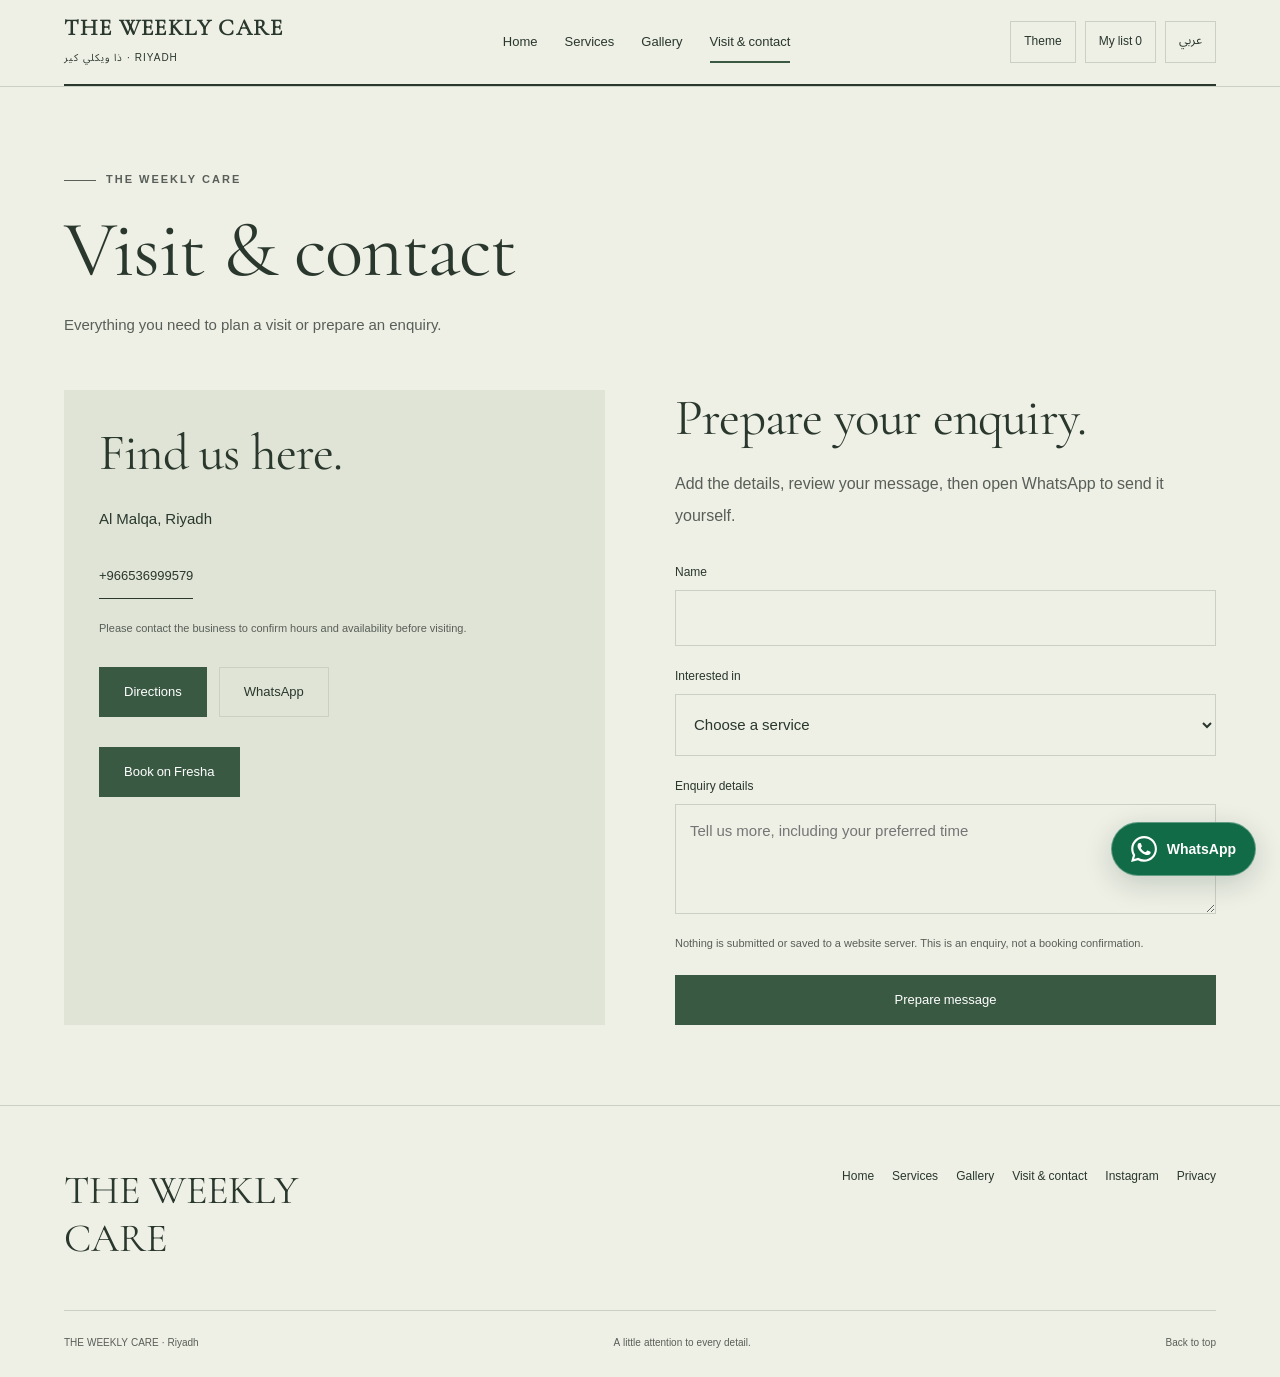
<file: en/contact.html>
<!DOCTYPE html>
<html dir="ltr" lang="en"><head><meta charset="utf-8"/><meta content="width=device-width,initial-scale=1" name="viewport"/><title>Visit &amp; contact | THE WEEKLY CARE — Riyadh</title><meta content="Your neighborhood salon in Al Malqa. Lashes, nails and hair for a routine you look forward to." name="description"/><meta content="noindex,nofollow" name="robots"/><meta content="#f4f1e9" name="theme-color"/><link href="https://az212z.github.io/weekly-care-riyadh/en/contact.html" rel="canonical"/><meta content="Visit &amp; contact | THE WEEKLY CARE — Riyadh" property="og:title"/><meta content="Your neighborhood salon in Al Malqa. Lashes, nails and hair for a routine you look forward to." property="og:description"/><meta content="website" property="og:type"/><meta content="https://az212z.github.io/weekly-care-riyadh/assets/image-0.webp" property="og:image"/><meta content="https://az212z.github.io/weekly-care-riyadh/en/contact.html" property="og:url"/><link href="../assets/favicon.svg" rel="icon" type="image/svg+xml"/><link href="../assets/site.css" rel="stylesheet"/><link as="font" crossorigin="" href="../assets/arabic.woff2" rel="preload" type="font/woff2"/><script defer="" src="../assets/site.js"></script></head><body class="editorial"><a class="skip" href="#main">Skip to content</a><header class="top"><div class="wrap nav"><a class="wordmark" dir="ltr" href="index.html">THE WEEKLY CARE<small>ذا ويكلي كير · RIYADH</small></a><nav aria-label="Main navigation" class="navlinks" id="navigation"><a href="index.html">Home</a><a href="services.html">Services</a><a href="gallery.html">Gallery</a><a aria-current="page" href="contact.html">Visit &amp; contact</a></nav><div class="tools"><button aria-label="Change appearance" class="bare theme-toggle" type="button">Theme</button><button class="bare saved-open" type="button">My list <span data-count="">0</span></button><a class="bare" href="../contact.html" lang="ar">عربي</a><button aria-controls="navigation" aria-expanded="false" class="bare menu-toggle">Menu</button></div></div></header><main id="main"><div class="wrap"><header class="page-head reveal"><p class="eyebrow"><span class="line"></span>THE WEEKLY CARE</p><h1>Visit &amp; contact</h1><p>Everything you need to plan a visit or prepare an enquiry.</p></header><div class="contact-grid"><section class="contact-card"><h2>Find us here.</h2><p>Al Malqa, Riyadh</p><a class="textlink" dir="ltr" href="tel:+966536999579">+966536999579</a><p class="form-note">Please contact the business to confirm hours and availability before visiting.</p><div class="actions"><a class="btn" href="https://www.google.com/maps/search/?api=1&amp;query=24.812313079833984,46.60118865966797">Directions</a><a class="btn secondary" href="https://wa.me/966536999579">WhatsApp</a></div><div class="page-actions"><a class="btn" href="https://www.fresha.com/a/the-weekly-care-dh-wykly-kyr-riyadh-the-weekly-rrmc2678-ldhn-al-malqa-riyadh-13524-saudi-arabia-tanmrrhk">Book on Fresha</a></div></section><section><h2>Prepare your enquiry.</h2><p class="lede">Add the details, review your message, then open WhatsApp to send it yourself.</p><form class="contact-form" id="enquiry"><div class="field"><label for="name">Name</label><input autocomplete="given-name" id="name" maxlength="70" name="name" required=""/></div><div class="field"><label for="service">Interested in</label><select id="service" name="service" required=""><option value="">Choose a service</option><option>Monthly Classic Lashes</option><option>The Weekly Pedi</option><option>Classic Manicure</option><option>ذا ويكلي نيل كير بادكير  مانيكر  مع كلاسيك لليد و الرجل - the weekly nails care</option><option>Monthly Mascara Effect Lashes</option><option>Monthly Hybrid Lashes</option><option>Monthly Volume Lashes</option><option>Monthly Silk Lashes</option><option>Refill Classic Lashes</option><option>Refill Mascara Effect Lashes</option><option>Refill Hybrid Lashes</option><option>Refill Volume Lashes</option><option>Refill Silk Lashes</option><option>Lash Removal</option><option>The Weekly Mani Spa</option><option>Classic Pedicure</option><option>Russian Manicure</option><option>Russian Pedicure</option><option>Massage</option><option>Moisturizing Mask – Hand or Feet</option><option>The Weekly BIAB</option><option>The Weekly Gel</option><option>Gel French</option><option>Gel Ombre</option><option>Gel Cat Eye</option><option>Chrome Gel</option><option>Gel Color</option><option>Classic French Color</option><option>Classic Color</option><option>Fiber Glass Extension &amp; BIAB</option><option>Press on Weekly Nails with gel color</option><option>Hard Gel Refill</option><option>Press on Weekly Nails with classic color</option><option>Fiber Glass Refill</option><option>Repair a Broken Nail</option><option>Gel or Weekly Nails Removal</option><option>BIAB or Nail Extensions Removal</option><option>تنظيف بشره - facial</option><option>Eyebrow Shaping &amp; Threading</option><option>Eyebrow Bleaching</option><option>Upper Lip Hair Removal</option><option>Full Face Wax or Threading</option><option>Lash Tint</option><option>Eyebrow Tint</option><option>Straight Blow Dry</option><option>Wavy Fair</option><option>Hair Pin</option><option>ذا ويكلي هير كير - The weekly hair care</option><option>BB Cream Treatment</option><option>Roots</option><option>One Color</option><option>Hair Rinsage</option><option>جلسة K18</option><option>Hair Wash &amp; Dry</option><option>Hair Trim</option><option>Clara Hair Detox (Mint)</option></select></div><div class="field"><label for="details">Enquiry details</label><textarea id="details" maxlength="1200" name="details" placeholder="Tell us more, including your preferred time" required=""></textarea></div><p class="form-note">Nothing is submitted or saved to a website server. This is an enquiry, not a booking confirmation.</p><button class="btn" type="submit">Prepare message</button><div class="form-result" hidden="" id="form-result"><p id="ready-message" style="white-space:pre-wrap"></p><a class="btn" href="#" id="ready-wa">Open message in WhatsApp</a></div></form></section></div></div></main><footer class="footer"><div class="wrap"><div class="footer-top"><div class="footer-title" dir="ltr">THE WEEKLY CARE</div><div class="footer-links"><a href="index.html">Home</a><a href="services.html">Services</a><a href="gallery.html">Gallery</a><a href="contact.html">Visit &amp; contact</a><a href="https://www.instagram.com/theweeklycare?igsh=aG9mN3R3YmlqY2Jw&amp;utm_source=qr">Instagram </a><a href="privacy.html">Privacy</a></div></div><div class="footer-bottom"><span>THE WEEKLY CARE · Riyadh</span><span>A little attention to every detail.</span><a href="#main">Back to top </a></div></div></footer><div class="mobile-dock"><a class="btn" href="https://www.fresha.com/a/the-weekly-care-dh-wykly-kyr-riyadh-the-weekly-rrmc2678-ldhn-al-malqa-riyadh-13524-saudi-arabia-tanmrrhk">Book your visit</a><button class="bare saved-open">My list <span data-count="">0</span></button></div><dialog aria-labelledby="saved-title" class="dialog" id="saved-dialog"><div class="dialog-head"><h2 id="saved-title">Your interest list</h2><button aria-label="Close" class="close-dialog" data-close="">×</button></div><p class="note">Saved on your device to help with an enquiry. This is not a confirmed booking or order.</p><ul class="saved-items"></ul><div class="actions"><a class="btn" href="#" id="saved-wa">Ask on WhatsApp</a><button class="btn secondary" id="copy-list">Copy list</button></div></dialog><dialog aria-labelledby="lightbox-caption" class="dialog lightbox" id="lightbox"><div class="dialog-head"><p id="lightbox-caption"></p><button aria-label="Close photo" class="close-dialog" data-close="">×</button></div><img alt="" id="lightbox-image"/></dialog><div class="toast" hidden="" role="status"></div><script id="site-data" type="application/json">{"slug": "weekly-care-riyadh", "name": "ذا ويكلي كير", "phone": "966536999579", "services": [{"name": "رموش كلاسيكية شهرية | Monthly Classic Lashes", "category": "مختارات | Featured", "price": 350, "variable": false, "duration": "PT1H50M", "url": "https://www.fresha.com/a/the-weekly-care-dh-wykly-kyr-riyadh-the-weekly-rrmc2678-ldhn-al-malqa-riyadh-13524-saudi-arabia-tanmrrhk/booking?offerItemId=s:24422898"}, {"name": "ذا ويكلي بدكير  | The Weekly Pedi", "category": "مختارات | Featured", "price": 110, "variable": false, "duration": "PT45M", "url": "https://www.fresha.com/a/the-weekly-care-dh-wykly-kyr-riyadh-the-weekly-rrmc2678-ldhn-al-malqa-riyadh-13524-saudi-arabia-tanmrrhk/booking?offerItemId=s:24423070"}, {"name": "كلاسيك مانكير | Classic Manicure", "category": "مختارات | Featured", "price": 85, "variable": false, "duration": "PT30M", "url": "https://www.fresha.com/a/the-weekly-care-dh-wykly-kyr-riyadh-the-weekly-rrmc2678-ldhn-al-malqa-riyadh-13524-saudi-arabia-tanmrrhk/booking?offerItemId=s:24423069"}, {"name": "ذا ويكلي نيل كير بادكير  مانيكر  مع كلاسيك لليد و الرجل - the weekly nails care", "category": "مختارات | Featured", "price": 196, "variable": true, "duration": "PT45M", "url": "https://www.fresha.com/a/the-weekly-care-dh-wykly-kyr-riyadh-the-weekly-rrmc2678-ldhn-al-malqa-riyadh-13524-saudi-arabia-tanmrrhk/booking?offerItemId=p:1907544"}, {"name": "رموش ماسكارا افكت شهرية | Monthly Mascara Effect Lashes", "category": "تركيب رموش | Lash Extensions", "price": 400, "variable": false, "duration": "PT1H50M", "url": "https://www.fresha.com/a/the-weekly-care-dh-wykly-kyr-riyadh-the-weekly-rrmc2678-ldhn-al-malqa-riyadh-13524-saudi-arabia-tanmrrhk/booking?offerItemId=s:24422896"}, {"name": "رموش هايبرد شهرية | Monthly Hybrid Lashes", "category": "تركيب رموش | Lash Extensions", "price": 450, "variable": false, "duration": "PT1H50M", "url": "https://www.fresha.com/a/the-weekly-care-dh-wykly-kyr-riyadh-the-weekly-rrmc2678-ldhn-al-malqa-riyadh-13524-saudi-arabia-tanmrrhk/booking?offerItemId=s:24422888"}, {"name": "رموش كثيفة شهرية | Monthly Volume Lashes", "category": "تركيب رموش | Lash Extensions", "price": 550, "variable": false, "duration": "PT1H50M", "url": "https://www.fresha.com/a/the-weekly-care-dh-wykly-kyr-riyadh-the-weekly-rrmc2678-ldhn-al-malqa-riyadh-13524-saudi-arabia-tanmrrhk/booking?offerItemId=s:24422884"}, {"name": "رموش حرير شهرية | Monthly Silk Lashes", "category": "تركيب رموش | Lash Extensions", "price": 600, "variable": false, "duration": "PT1H55M", "url": "https://www.fresha.com/a/the-weekly-care-dh-wykly-kyr-riyadh-the-weekly-rrmc2678-ldhn-al-malqa-riyadh-13524-saudi-arabia-tanmrrhk/booking?offerItemId=s:24422809"}, {"name": "رتوش رموش كلاسيكية | Refill Classic Lashes", "category": "تركيب رموش | Lash Extensions", "price": 250, "variable": false, "duration": "PT1H50M", "url": "https://www.fresha.com/a/the-weekly-care-dh-wykly-kyr-riyadh-the-weekly-rrmc2678-ldhn-al-malqa-riyadh-13524-saudi-arabia-tanmrrhk/booking?offerItemId=s:24422788"}, {"name": "رتوش ماسكارا افكت | Refill Mascara Effect Lashes", "category": "تركيب رموش | Lash Extensions", "price": 280, "variable": false, "duration": "PT1H50M", "url": "https://www.fresha.com/a/the-weekly-care-dh-wykly-kyr-riyadh-the-weekly-rrmc2678-ldhn-al-malqa-riyadh-13524-saudi-arabia-tanmrrhk/booking?offerItemId=s:24422786"}, {"name": "رتوش هايبرد | Refill Hybrid Lashes", "category": "تركيب رموش | Lash Extensions", "price": 300, "variable": false, "duration": "PT1H50M", "url": "https://www.fresha.com/a/the-weekly-care-dh-wykly-kyr-riyadh-the-weekly-rrmc2678-ldhn-al-malqa-riyadh-13524-saudi-arabia-tanmrrhk/booking?offerItemId=s:24419531"}, {"name": "رتوش كثيفة | Refill Volume Lashes", "category": "تركيب رموش | Lash Extensions", "price": 320, "variable": false, "duration": "PT1H50M", "url": "https://www.fresha.com/a/the-weekly-care-dh-wykly-kyr-riyadh-the-weekly-rrmc2678-ldhn-al-malqa-riyadh-13524-saudi-arabia-tanmrrhk/booking?offerItemId=s:24419530"}, {"name": "رتوش حرير | Refill Silk Lashes", "category": "تركيب رموش | Lash Extensions", "price": 350, "variable": false, "duration": "PT1H50M", "url": "https://www.fresha.com/a/the-weekly-care-dh-wykly-kyr-riyadh-the-weekly-rrmc2678-ldhn-al-malqa-riyadh-13524-saudi-arabia-tanmrrhk/booking?offerItemId=s:24419527"}, {"name": "إزالة رموش | Lash Removal", "category": "تركيب رموش | Lash Extensions", "price": 80, "variable": false, "duration": "PT30M", "url": "https://www.fresha.com/a/the-weekly-care-dh-wykly-kyr-riyadh-the-weekly-rrmc2678-ldhn-al-malqa-riyadh-13524-saudi-arabia-tanmrrhk/booking?offerItemId=s:24419522"}, {"name": "ذا ويكلي مانكير سبا | The Weekly Mani Spa", "category": "العناية باليد والقدم | Hand & Feet Care", "price": 110, "variable": false, "duration": "PT45M", "url": "https://www.fresha.com/a/the-weekly-care-dh-wykly-kyr-riyadh-the-weekly-rrmc2678-ldhn-al-malqa-riyadh-13524-saudi-arabia-tanmrrhk/booking?offerItemId=s:24423072"}, {"name": "كلاسيك بدكير | Classic Pedicure", "category": "العناية باليد والقدم | Hand & Feet Care", "price": 85, "variable": false, "duration": "PT45M", "url": "https://www.fresha.com/a/the-weekly-care-dh-wykly-kyr-riyadh-the-weekly-rrmc2678-ldhn-al-malqa-riyadh-13524-saudi-arabia-tanmrrhk/booking?offerItemId=s:24423066"}, {"name": "مانكير روسي | Russian Manicure", "category": "العناية باليد والقدم | Hand & Feet Care", "price": 100, "variable": false, "duration": "PT45M", "url": "https://www.fresha.com/a/the-weekly-care-dh-wykly-kyr-riyadh-the-weekly-rrmc2678-ldhn-al-malqa-riyadh-13524-saudi-arabia-tanmrrhk/booking?offerItemId=s:24423059"}, {"name": "بدكير روسي | Russian Pedicure", "category": "العناية باليد والقدم | Hand & Feet Care", "price": 100, "variable": false, "duration": "PT45M", "url": "https://www.fresha.com/a/the-weekly-care-dh-wykly-kyr-riyadh-the-weekly-rrmc2678-ldhn-al-malqa-riyadh-13524-saudi-arabia-tanmrrhk/booking?offerItemId=s:24423056"}, {"name": "مساج | Massage", "category": "العناية باليد والقدم | Hand & Feet Care", "price": 50, "variable": false, "duration": "PT15M", "url": "https://www.fresha.com/a/the-weekly-care-dh-wykly-kyr-riyadh-the-weekly-rrmc2678-ldhn-al-malqa-riyadh-13524-saudi-arabia-tanmrrhk/booking?offerItemId=s:24423051"}, {"name": "ماسك مرطب لليد أو الرجل | Moisturizing Mask – Hand or Feet", "category": "العناية باليد والقدم | Hand & Feet Care", "price": 20, "variable": false, "duration": "PT20M", "url": "https://www.fresha.com/a/the-weekly-care-dh-wykly-kyr-riyadh-the-weekly-rrmc2678-ldhn-al-malqa-riyadh-13524-saudi-arabia-tanmrrhk/booking?offerItemId=s:24423049"}, {"name": "ذا ويكلي بياب | The Weekly BIAB", "category": "المناكير | Polish", "price": 250, "variable": false, "duration": "PT1H30M", "url": "https://www.fresha.com/a/the-weekly-care-dh-wykly-kyr-riyadh-the-weekly-rrmc2678-ldhn-al-malqa-riyadh-13524-saudi-arabia-tanmrrhk/booking?offerItemId=s:24423036"}, {"name": "ذا ويكلي جل | The Weekly Gel", "category": "المناكير | Polish", "price": 140, "variable": false, "duration": "PT1H30M", "url": "https://www.fresha.com/a/the-weekly-care-dh-wykly-kyr-riyadh-the-weekly-rrmc2678-ldhn-al-malqa-riyadh-13524-saudi-arabia-tanmrrhk/booking?offerItemId=s:24423031"}, {"name": "لون جل فرنش | Gel French", "category": "المناكير | Polish", "price": 120, "variable": false, "duration": "PT1H30M", "url": "https://www.fresha.com/a/the-weekly-care-dh-wykly-kyr-riyadh-the-weekly-rrmc2678-ldhn-al-malqa-riyadh-13524-saudi-arabia-tanmrrhk/booking?offerItemId=s:24423029"}, {"name": "لون جل اومبري | Gel Ombre", "category": "المناكير | Polish", "price": 120, "variable": false, "duration": "PT1H30M", "url": "https://www.fresha.com/a/the-weekly-care-dh-wykly-kyr-riyadh-the-weekly-rrmc2678-ldhn-al-malqa-riyadh-13524-saudi-arabia-tanmrrhk/booking?offerItemId=s:24423026"}, {"name": "لون جل كات اي | Gel Cat Eye", "category": "المناكير | Polish", "price": 120, "variable": false, "duration": "PT1H30M", "url": "https://www.fresha.com/a/the-weekly-care-dh-wykly-kyr-riyadh-the-weekly-rrmc2678-ldhn-al-malqa-riyadh-13524-saudi-arabia-tanmrrhk/booking?offerItemId=s:24423020"}, {"name": "لون جل كروم | Chrome Gel", "category": "المناكير | Polish", "price": 120, "variable": false, "duration": "PT1H30M", "url": "https://www.fresha.com/a/the-weekly-care-dh-wykly-kyr-riyadh-the-weekly-rrmc2678-ldhn-al-malqa-riyadh-13524-saudi-arabia-tanmrrhk/booking?offerItemId=s:24423017"}, {"name": "لون جل | Gel Color", "category": "المناكير | Polish", "price": 80, "variable": false, "duration": "PT1H30M", "url": "https://www.fresha.com/a/the-weekly-care-dh-wykly-kyr-riyadh-the-weekly-rrmc2678-ldhn-al-malqa-riyadh-13524-saudi-arabia-tanmrrhk/booking?offerItemId=s:24423013"}, {"name": "لون كلاسيك فرنش | Classic French Color", "category": "المناكير | Polish", "price": 80, "variable": false, "duration": "PT1H30M", "url": "https://www.fresha.com/a/the-weekly-care-dh-wykly-kyr-riyadh-the-weekly-rrmc2678-ldhn-al-malqa-riyadh-13524-saudi-arabia-tanmrrhk/booking?offerItemId=s:24423008"}, {"name": "لون كلاسيك | Classic Color", "category": "المناكير | Polish", "price": 40, "variable": false, "duration": "PT15M", "url": "https://www.fresha.com/a/the-weekly-care-dh-wykly-kyr-riyadh-the-weekly-rrmc2678-ldhn-al-malqa-riyadh-13524-saudi-arabia-tanmrrhk/booking?offerItemId=s:24423006"}, {"name": "فايبر جلاس مع بياب | Fiber Glass Extension & BIAB", "category": "تركيب أظافر | Nail Extensions", "price": 350, "variable": false, "duration": "PT3H", "url": "https://www.fresha.com/a/the-weekly-care-dh-wykly-kyr-riyadh-the-weekly-rrmc2678-ldhn-al-malqa-riyadh-13524-saudi-arabia-tanmrrhk/booking?offerItemId=s:24422945"}, {"name": "أظافر اسبوعية جاهزه للتركيب مع لون جل | Press on Weekly Nails with gel color", "category": "تركيب أظافر | Nail Extensions", "price": 225, "variable": false, "duration": "PT1H30M", "url": "https://www.fresha.com/a/the-weekly-care-dh-wykly-kyr-riyadh-the-weekly-rrmc2678-ldhn-al-malqa-riyadh-13524-saudi-arabia-tanmrrhk/booking?offerItemId=s:24422943"}, {"name": "إعادة تعبئة هارد جل | Hard Gel Refill", "category": "تركيب أظافر | Nail Extensions", "price": 250, "variable": false, "duration": "PT1H30M", "url": "https://www.fresha.com/a/the-weekly-care-dh-wykly-kyr-riyadh-the-weekly-rrmc2678-ldhn-al-malqa-riyadh-13524-saudi-arabia-tanmrrhk/booking?offerItemId=s:24422941"}, {"name": "أظافر اسبوعية جاهزه للتركيب مع لون كلاسيك | Press on Weekly Nails with classic color", "category": "تركيب أظافر | Nail Extensions", "price": 175, "variable": false, "duration": "PT1H30M", "url": "https://www.fresha.com/a/the-weekly-care-dh-wykly-kyr-riyadh-the-weekly-rrmc2678-ldhn-al-malqa-riyadh-13524-saudi-arabia-tanmrrhk/booking?offerItemId=s:24514238"}, {"name": "إعادة تعبئة فايبر جلاس | Fiber Glass Refill", "category": "تركيب أظافر | Nail Extensions", "price": 250, "variable": false, "duration": "PT1H", "url": "https://www.fresha.com/a/the-weekly-care-dh-wykly-kyr-riyadh-the-weekly-rrmc2678-ldhn-al-malqa-riyadh-13524-saudi-arabia-tanmrrhk/booking?offerItemId=s:24422939"}, {"name": "ترميم ظفر مكسور | Repair a Broken Nail", "category": "تركيب أظافر | Nail Extensions", "price": 40, "variable": false, "duration": "PT10M", "url": "https://www.fresha.com/a/the-weekly-care-dh-wykly-kyr-riyadh-the-weekly-rrmc2678-ldhn-al-malqa-riyadh-13524-saudi-arabia-tanmrrhk/booking?offerItemId=s:24422936"}, {"name": "ازالة جل أو أظافر أسبوعية | Gel or Weekly Nails Removal", "category": "الإزالة | Removal", "price": 80, "variable": false, "duration": "PT30M", "url": "https://www.fresha.com/a/the-weekly-care-dh-wykly-kyr-riyadh-the-weekly-rrmc2678-ldhn-al-malqa-riyadh-13524-saudi-arabia-tanmrrhk/booking?offerItemId=s:24422927"}, {"name": "ازالة بياب أو تركيب | BIAB or Nail Extensions Removal", "category": "الإزالة | Removal", "price": 120, "variable": false, "duration": "PT1H", "url": "https://www.fresha.com/a/the-weekly-care-dh-wykly-kyr-riyadh-the-weekly-rrmc2678-ldhn-al-malqa-riyadh-13524-saudi-arabia-tanmrrhk/booking?offerItemId=s:24422926"}, {"name": "تنظيف بشره - facial", "category": "العناية بالبشرة | Skin Care", "price": 150, "variable": false, "duration": "PT1H20M", "url": "https://www.fresha.com/a/the-weekly-care-dh-wykly-kyr-riyadh-the-weekly-rrmc2678-ldhn-al-malqa-riyadh-13524-saudi-arabia-tanmrrhk/booking?offerItemId=s:25113154"}, {"name": "تنسيق وفتلة حواجب | Eyebrow Shaping & Threading", "category": "العناية بالبشرة | Skin Care", "price": 70, "variable": false, "duration": "PT15M", "url": "https://www.fresha.com/a/the-weekly-care-dh-wykly-kyr-riyadh-the-weekly-rrmc2678-ldhn-al-malqa-riyadh-13524-saudi-arabia-tanmrrhk/booking?offerItemId=s:24422924"}, {"name": "تشقير حواجب | Eyebrow Bleaching", "category": "العناية بالبشرة | Skin Care", "price": 80, "variable": false, "duration": "PT15M", "url": "https://www.fresha.com/a/the-weekly-care-dh-wykly-kyr-riyadh-the-weekly-rrmc2678-ldhn-al-malqa-riyadh-13524-saudi-arabia-tanmrrhk/booking?offerItemId=s:24422921"}, {"name": "إزالة شعر فوق الشفة | Upper Lip Hair Removal", "category": "العناية بالبشرة | Skin Care", "price": 50, "variable": false, "duration": "PT15M", "url": "https://www.fresha.com/a/the-weekly-care-dh-wykly-kyr-riyadh-the-weekly-rrmc2678-ldhn-al-malqa-riyadh-13524-saudi-arabia-tanmrrhk/booking?offerItemId=s:24422918"}, {"name": "واكس أو فتلة وجه | Full Face Wax or Threading", "category": "العناية بالبشرة | Skin Care", "price": 100, "variable": false, "duration": "PT30M", "url": "https://www.fresha.com/a/the-weekly-care-dh-wykly-kyr-riyadh-the-weekly-rrmc2678-ldhn-al-malqa-riyadh-13524-saudi-arabia-tanmrrhk/booking?offerItemId=s:24422915"}, {"name": "صبغة رموش | Lash Tint", "category": "العناية بالبشرة | Skin Care", "price": 40, "variable": false, "duration": "PT20M", "url": "https://www.fresha.com/a/the-weekly-care-dh-wykly-kyr-riyadh-the-weekly-rrmc2678-ldhn-al-malqa-riyadh-13524-saudi-arabia-tanmrrhk/booking?offerItemId=s:24422909"}, {"name": "صبغة حواجب | Eyebrow Tint", "category": "العناية بالبشرة | Skin Care", "price": 40, "variable": false, "duration": "PT20M", "url": "https://www.fresha.com/a/the-weekly-care-dh-wykly-kyr-riyadh-the-weekly-rrmc2678-ldhn-al-malqa-riyadh-13524-saudi-arabia-tanmrrhk/booking?offerItemId=s:24422907"}, {"name": "سشوار ستريت | Straight Blow Dry", "category": "سشوار | Blow Dry", "price": 80, "variable": true, "duration": "PT1H", "url": "https://www.fresha.com/a/the-weekly-care-dh-wykly-kyr-riyadh-the-weekly-rrmc2678-ldhn-al-malqa-riyadh-13524-saudi-arabia-tanmrrhk/booking?offerItemId=s:24419488"}, {"name": "ويفي فير | Wavy Fair", "category": "سشوار | Blow Dry", "price": 150, "variable": true, "duration": "PT1H30M", "url": "https://www.fresha.com/a/the-weekly-care-dh-wykly-kyr-riyadh-the-weekly-rrmc2678-ldhn-al-malqa-riyadh-13524-saudi-arabia-tanmrrhk/booking?offerItemId=s:24419486"}, {"name": "بنس | Hair Pin", "category": "سشوار | Blow Dry", "price": 5, "variable": false, "duration": "PT1H", "url": "https://www.fresha.com/a/the-weekly-care-dh-wykly-kyr-riyadh-the-weekly-rrmc2678-ldhn-al-malqa-riyadh-13524-saudi-arabia-tanmrrhk/booking?offerItemId=s:24419483"}, {"name": "ذا ويكلي هير كير - The weekly hair care", "category": "معالجات الشعر | Hair Treatments", "price": 200, "variable": false, "duration": "PT1H", "url": "https://www.fresha.com/a/the-weekly-care-dh-wykly-kyr-riyadh-the-weekly-rrmc2678-ldhn-al-malqa-riyadh-13524-saudi-arabia-tanmrrhk/booking?offerItemId=s:24666356"}, {"name": "معالج البي بي كريم | BB Cream Treatment", "category": "معالجات الشعر | Hair Treatments", "price": 800, "variable": true, "duration": "PT2H", "url": "https://www.fresha.com/a/the-weekly-care-dh-wykly-kyr-riyadh-the-weekly-rrmc2678-ldhn-al-malqa-riyadh-13524-saudi-arabia-tanmrrhk/booking?offerItemId=s:24419496"}, {"name": "جذور | Roots", "category": "صبغة الشعر | Hair Color", "price": 120, "variable": false, "duration": "PT2H", "url": "https://www.fresha.com/a/the-weekly-care-dh-wykly-kyr-riyadh-the-weekly-rrmc2678-ldhn-al-malqa-riyadh-13524-saudi-arabia-tanmrrhk/booking?offerItemId=s:24419476"}, {"name": "صبغة لون واحد | One Color", "category": "صبغة الشعر | Hair Color", "price": 300, "variable": true, "duration": "PT2H", "url": "https://www.fresha.com/a/the-weekly-care-dh-wykly-kyr-riyadh-the-weekly-rrmc2678-ldhn-al-malqa-riyadh-13524-saudi-arabia-tanmrrhk/booking?offerItemId=s:24419467"}, {"name": "رنساج | Hair Rinsage", "category": "صبغة الشعر | Hair Color", "price": 200, "variable": true, "duration": "PT2H", "url": "https://www.fresha.com/a/the-weekly-care-dh-wykly-kyr-riyadh-the-weekly-rrmc2678-ldhn-al-malqa-riyadh-13524-saudi-arabia-tanmrrhk/booking?offerItemId=s:24419458"}, {"name": "جلسة K18", "category": "العناية بالشعر | Hair Care", "price": 80, "variable": false, "duration": "PT30M", "url": "https://www.fresha.com/a/the-weekly-care-dh-wykly-kyr-riyadh-the-weekly-rrmc2678-ldhn-al-malqa-riyadh-13524-saudi-arabia-tanmrrhk/booking?offerItemId=s:24765060"}, {"name": "غسيل وتجفيف | Hair Wash & Dry", "category": "العناية بالشعر | Hair Care", "price": 50, "variable": false, "duration": "PT30M", "url": "https://www.fresha.com/a/the-weekly-care-dh-wykly-kyr-riyadh-the-weekly-rrmc2678-ldhn-al-malqa-riyadh-13524-saudi-arabia-tanmrrhk/booking?offerItemId=s:24419518"}, {"name": "قص أطراف | Hair Trim", "category": "العناية بالشعر | Hair Care", "price": 50, "variable": false, "duration": "PT30M", "url": "https://www.fresha.com/a/the-weekly-care-dh-wykly-kyr-riyadh-the-weekly-rrmc2678-ldhn-al-malqa-riyadh-13524-saudi-arabia-tanmrrhk/booking?offerItemId=s:24419515"}, {"name": "سكرب فروة الرأس كلارا بالنعناع | Clara Hair Detox (Mint)", "category": "العناية بالشعر | Hair Care", "price": 150, "variable": false, "duration": "PT45M", "url": "https://www.fresha.com/a/the-weekly-care-dh-wykly-kyr-riyadh-the-weekly-rrmc2678-ldhn-al-malqa-riyadh-13524-saudi-arabia-tanmrrhk/booking?offerItemId=s:24419514"}]}</script><style id="wa-float-style">.wa-float{position:fixed;inset-inline-end:24px;bottom:calc(24px + env(safe-area-inset-bottom,0px));z-index:40;display:inline-flex;align-items:center;justify-content:center;gap:10px;min-height:54px;padding:12px 19px;border:1px solid #ffffff55;border-radius:999px;background:#116b46;color:#fff!important;font-family:inherit;font-size:14px;font-weight:600;line-height:1.5;text-decoration:none!important;box-shadow:0 8px 28px #12382930;isolation:isolate;transition:transform .2s,background .2s,box-shadow .2s}.wa-float svg{display:block;width:26px;height:26px;flex:none}.wa-float:hover{background:#095837;transform:translateY(-3px);box-shadow:0 12px 32px #12382940}.wa-float:focus-visible{outline:3px solid #116b46;outline-offset:5px;box-shadow:0 0 0 3px #fff}.wa-float span{white-space:nowrap}@media(max-width:900px){.wa-float{inset-inline-end:16px;bottom:calc(18px + env(safe-area-inset-bottom,0px));padding:11px 16px;min-height:50px;font-size:13px}.wa-float.wa-above-dock{bottom:calc(92px + env(safe-area-inset-bottom,0px))}}@media(prefers-reduced-motion:reduce){.wa-float{transition:none}.wa-float:hover{transform:none}}@media print{.wa-float{display:none}}</style><a aria-label="Chat on WhatsApp" class="wa-float wa-above-dock" href="https://wa.me/966536999579" rel="noopener noreferrer" target="_blank"><svg aria-hidden="true" fill="currentColor" viewbox="0 0 24 24"><path d="M20.52 3.48A11.87 11.87 0 0012.05 0C5.5 0 .17 5.33.17 11.88c0 2.09.55 4.14 1.58 5.95L.07 24l6.31-1.66a11.89 11.89 0 005.67 1.44h.01c6.55 0 11.88-5.33 11.88-11.88 0-3.17-1.24-6.16-3.42-8.42zM12.05 21.77a9.85 9.85 0 01-5.02-1.37l-.36-.21-3.74.98 1-3.64-.24-.37a9.86 9.86 0 01-1.51-5.28c0-5.45 4.44-9.89 9.9-9.89a9.83 9.83 0 017 2.9 9.85 9.85 0 012.89 7c0 5.45-4.44 9.88-9.92 9.88zm5.42-7.41c-.3-.15-1.76-.87-2.03-.97-.27-.1-.47-.15-.67.15-.2.3-.77.97-.94 1.17-.18.2-.35.22-.65.07-.3-.15-1.25-.46-2.38-1.47-.88-.78-1.48-1.75-1.65-2.05-.17-.3-.02-.46.13-.6.13-.13.3-.35.45-.52.15-.18.2-.3.3-.5.1-.2.05-.37-.03-.52-.07-.15-.67-1.61-.91-2.2-.24-.58-.49-.5-.67-.51h-.57c-.2 0-.52.08-.79.37-.27.3-1.04 1.02-1.04 2.48 0 1.47 1.07 2.89 1.22 3.09.15.2 2.1 3.2 5.08 4.49.71.31 1.27.5 1.7.63.72.23 1.37.2 1.89.12.58-.09 1.76-.72 2.01-1.42.25-.69.25-1.29.18-1.41-.08-.13-.27-.2-.57-.35z"></path></svg><span>WhatsApp</span></a></body></html>
</file>
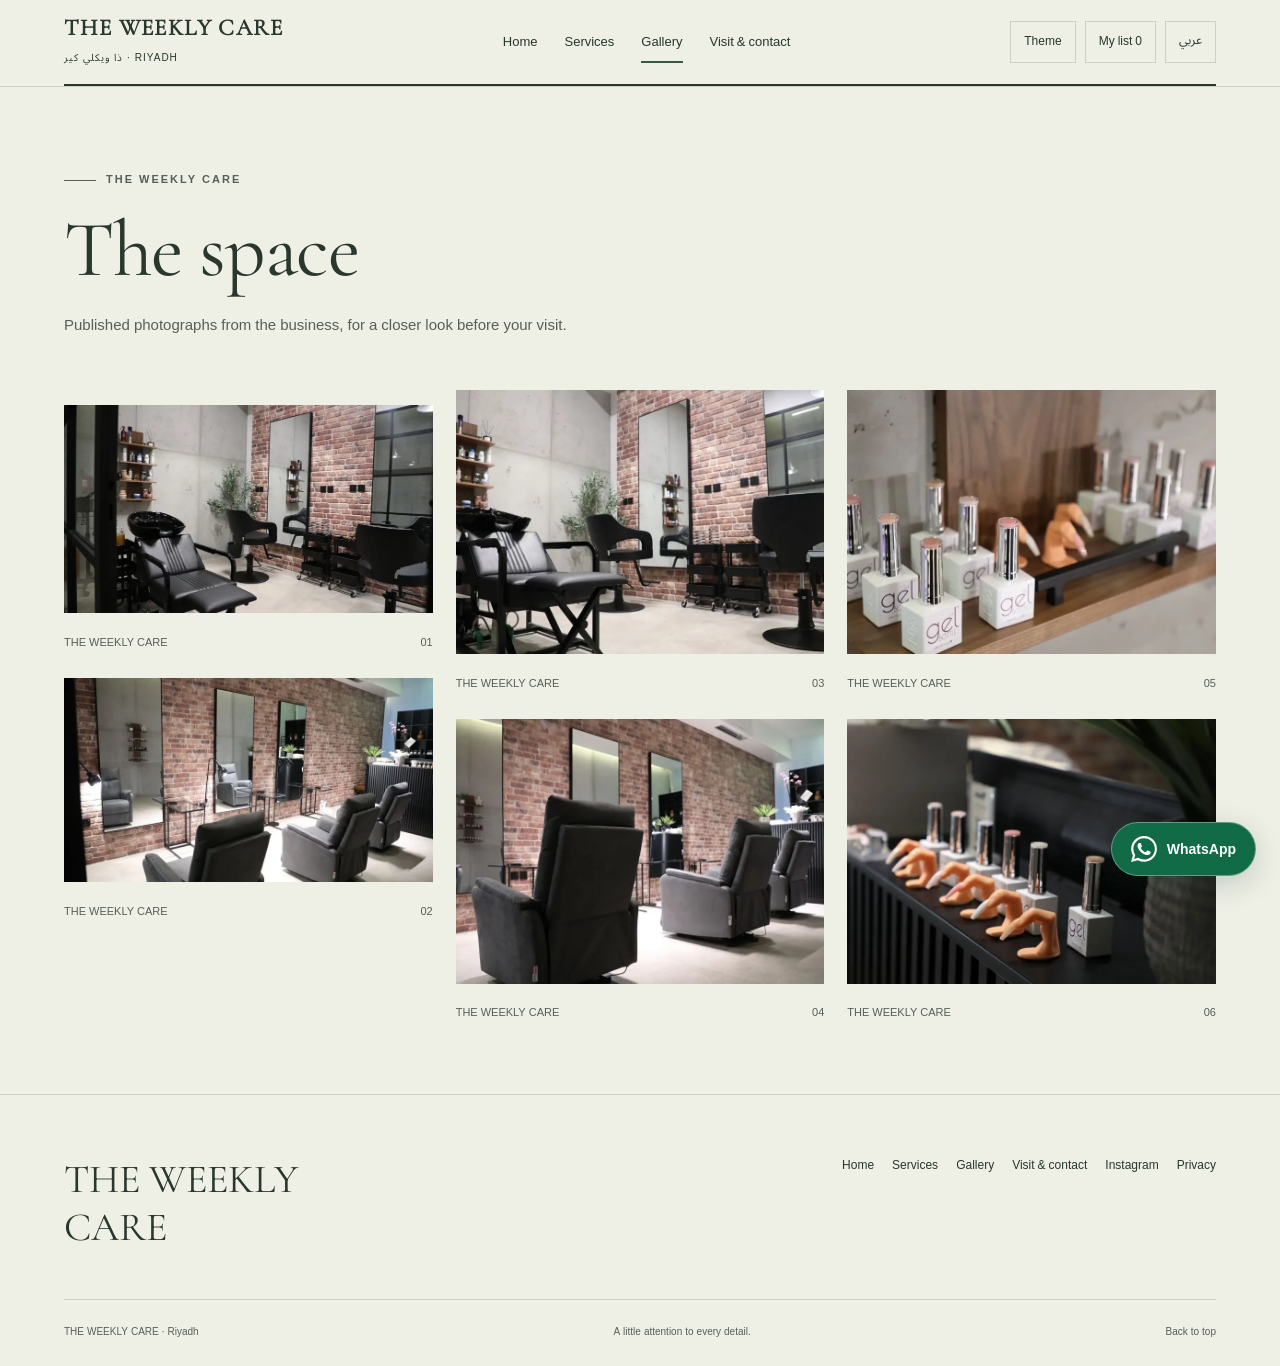
<file: en/gallery.html>
<!DOCTYPE html>
<html dir="ltr" lang="en"><head><meta charset="utf-8"/><meta content="width=device-width,initial-scale=1" name="viewport"/><title>The space | THE WEEKLY CARE — Riyadh</title><meta content="Your neighborhood salon in Al Malqa. Lashes, nails and hair for a routine you look forward to." name="description"/><meta content="noindex,nofollow" name="robots"/><meta content="#f4f1e9" name="theme-color"/><link href="https://az212z.github.io/weekly-care-riyadh/en/gallery.html" rel="canonical"/><meta content="The space | THE WEEKLY CARE — Riyadh" property="og:title"/><meta content="Your neighborhood salon in Al Malqa. Lashes, nails and hair for a routine you look forward to." property="og:description"/><meta content="website" property="og:type"/><meta content="https://az212z.github.io/weekly-care-riyadh/assets/image-0.webp" property="og:image"/><meta content="https://az212z.github.io/weekly-care-riyadh/en/gallery.html" property="og:url"/><link href="../assets/favicon.svg" rel="icon" type="image/svg+xml"/><link href="../assets/site.css" rel="stylesheet"/><link as="font" crossorigin="" href="../assets/arabic.woff2" rel="preload" type="font/woff2"/><script defer="" src="../assets/site.js"></script></head><body class="editorial"><a class="skip" href="#main">Skip to content</a><header class="top"><div class="wrap nav"><a class="wordmark" dir="ltr" href="index.html">THE WEEKLY CARE<small>ذا ويكلي كير · RIYADH</small></a><nav aria-label="Main navigation" class="navlinks" id="navigation"><a href="index.html">Home</a><a href="services.html">Services</a><a aria-current="page" href="gallery.html">Gallery</a><a href="contact.html">Visit &amp; contact</a></nav><div class="tools"><button aria-label="Change appearance" class="bare theme-toggle" type="button">Theme</button><button class="bare saved-open" type="button">My list <span data-count="">0</span></button><a class="bare" href="../gallery.html" lang="ar">عربي</a><button aria-controls="navigation" aria-expanded="false" class="bare menu-toggle">Menu</button></div></div></header><main id="main"><div class="wrap"><header class="page-head reveal"><p class="eyebrow"><span class="line"></span>THE WEEKLY CARE</p><h1>The space</h1><p>Published photographs from the business, for a closer look before your visit.</p></header><div class="gallery-grid"><figure class="gallery-item"><button aria-label="Enlarge image 1" data-photo="0"><img alt="THE WEEKLY CARE — published photographs" class="" decoding="async" fetchpriority="high" height="900" sizes="(max-width: 700px) 90vw, 50vw" src="../assets/image-0.webp" srcset="../assets/image-0-480.webp 480w, ../assets/image-0-800.webp 800w, ../assets/image-0.webp 1590w" width="1590"/></button><figcaption><span>THE WEEKLY CARE</span><span>01</span></figcaption></figure><figure class="gallery-item"><button aria-label="Enlarge image 2" data-photo="1"><img alt="THE WEEKLY CARE — published photographs" class="" decoding="async" fetchpriority="high" height="884" sizes="(max-width: 700px) 90vw, 50vw" src="../assets/image-1.webp" srcset="../assets/image-1-480.webp 480w, ../assets/image-1-800.webp 800w, ../assets/image-1.webp 1600w" width="1600"/></button><figcaption><span>THE WEEKLY CARE</span><span>02</span></figcaption></figure><figure class="gallery-item"><button aria-label="Enlarge image 3" data-photo="2"><img alt="THE WEEKLY CARE — published photographs" class="" decoding="async" fetchpriority="high" height="900" sizes="(max-width: 700px) 90vw, 50vw" src="../assets/image-2.webp" srcset="../assets/image-2-480.webp 480w, ../assets/image-2-800.webp 800w, ../assets/image-2.webp 1254w" width="1254"/></button><figcaption><span>THE WEEKLY CARE</span><span>03</span></figcaption></figure><figure class="gallery-item"><button aria-label="Enlarge image 4" data-photo="3"><img alt="THE WEEKLY CARE — published photographs" class="" decoding="async" height="900" loading="lazy" sizes="(max-width: 700px) 90vw, 50vw" src="../assets/image-3.webp" srcset="../assets/image-3-480.webp 480w, ../assets/image-3-800.webp 800w, ../assets/image-3.webp 1254w" width="1254"/></button><figcaption><span>THE WEEKLY CARE</span><span>04</span></figcaption></figure><figure class="gallery-item"><button aria-label="Enlarge image 5" data-photo="4"><img alt="THE WEEKLY CARE — published photographs" class="" decoding="async" height="900" loading="lazy" sizes="(max-width: 700px) 90vw, 50vw" src="../assets/image-4.webp" srcset="../assets/image-4-480.webp 480w, ../assets/image-4-800.webp 800w, ../assets/image-4.webp 1254w" width="1254"/></button><figcaption><span>THE WEEKLY CARE</span><span>05</span></figcaption></figure><figure class="gallery-item"><button aria-label="Enlarge image 6" data-photo="5"><img alt="THE WEEKLY CARE — published photographs" class="" decoding="async" height="900" loading="lazy" sizes="(max-width: 700px) 90vw, 50vw" src="../assets/image-5.webp" srcset="../assets/image-5-480.webp 480w, ../assets/image-5-800.webp 800w, ../assets/image-5.webp 1254w" width="1254"/></button><figcaption><span>THE WEEKLY CARE</span><span>06</span></figcaption></figure></div></div></main><footer class="footer"><div class="wrap"><div class="footer-top"><div class="footer-title" dir="ltr">THE WEEKLY CARE</div><div class="footer-links"><a href="index.html">Home</a><a href="services.html">Services</a><a href="gallery.html">Gallery</a><a href="contact.html">Visit &amp; contact</a><a href="https://www.instagram.com/theweeklycare?igsh=aG9mN3R3YmlqY2Jw&amp;utm_source=qr">Instagram </a><a href="privacy.html">Privacy</a></div></div><div class="footer-bottom"><span>THE WEEKLY CARE · Riyadh</span><span>A little attention to every detail.</span><a href="#main">Back to top </a></div></div></footer><div class="mobile-dock"><a class="btn" href="https://www.fresha.com/a/the-weekly-care-dh-wykly-kyr-riyadh-the-weekly-rrmc2678-ldhn-al-malqa-riyadh-13524-saudi-arabia-tanmrrhk">Book your visit</a><button class="bare saved-open">My list <span data-count="">0</span></button></div><dialog aria-labelledby="saved-title" class="dialog" id="saved-dialog"><div class="dialog-head"><h2 id="saved-title">Your interest list</h2><button aria-label="Close" class="close-dialog" data-close="">×</button></div><p class="note">Saved on your device to help with an enquiry. This is not a confirmed booking or order.</p><ul class="saved-items"></ul><div class="actions"><a class="btn" href="#" id="saved-wa">Ask on WhatsApp</a><button class="btn secondary" id="copy-list">Copy list</button></div></dialog><dialog aria-labelledby="lightbox-caption" class="dialog lightbox" id="lightbox"><div class="dialog-head"><p id="lightbox-caption"></p><button aria-label="Close photo" class="close-dialog" data-close="">×</button></div><img alt="" id="lightbox-image"/></dialog><div class="toast" hidden="" role="status"></div><script id="site-data" type="application/json">{"slug": "weekly-care-riyadh", "name": "ذا ويكلي كير", "phone": "966536999579", "services": [{"name": "رموش كلاسيكية شهرية | Monthly Classic Lashes", "category": "مختارات | Featured", "price": 350, "variable": false, "duration": "PT1H50M", "url": "https://www.fresha.com/a/the-weekly-care-dh-wykly-kyr-riyadh-the-weekly-rrmc2678-ldhn-al-malqa-riyadh-13524-saudi-arabia-tanmrrhk/booking?offerItemId=s:24422898"}, {"name": "ذا ويكلي بدكير  | The Weekly Pedi", "category": "مختارات | Featured", "price": 110, "variable": false, "duration": "PT45M", "url": "https://www.fresha.com/a/the-weekly-care-dh-wykly-kyr-riyadh-the-weekly-rrmc2678-ldhn-al-malqa-riyadh-13524-saudi-arabia-tanmrrhk/booking?offerItemId=s:24423070"}, {"name": "كلاسيك مانكير | Classic Manicure", "category": "مختارات | Featured", "price": 85, "variable": false, "duration": "PT30M", "url": "https://www.fresha.com/a/the-weekly-care-dh-wykly-kyr-riyadh-the-weekly-rrmc2678-ldhn-al-malqa-riyadh-13524-saudi-arabia-tanmrrhk/booking?offerItemId=s:24423069"}, {"name": "ذا ويكلي نيل كير بادكير  مانيكر  مع كلاسيك لليد و الرجل - the weekly nails care", "category": "مختارات | Featured", "price": 196, "variable": true, "duration": "PT45M", "url": "https://www.fresha.com/a/the-weekly-care-dh-wykly-kyr-riyadh-the-weekly-rrmc2678-ldhn-al-malqa-riyadh-13524-saudi-arabia-tanmrrhk/booking?offerItemId=p:1907544"}, {"name": "رموش ماسكارا افكت شهرية | Monthly Mascara Effect Lashes", "category": "تركيب رموش | Lash Extensions", "price": 400, "variable": false, "duration": "PT1H50M", "url": "https://www.fresha.com/a/the-weekly-care-dh-wykly-kyr-riyadh-the-weekly-rrmc2678-ldhn-al-malqa-riyadh-13524-saudi-arabia-tanmrrhk/booking?offerItemId=s:24422896"}, {"name": "رموش هايبرد شهرية | Monthly Hybrid Lashes", "category": "تركيب رموش | Lash Extensions", "price": 450, "variable": false, "duration": "PT1H50M", "url": "https://www.fresha.com/a/the-weekly-care-dh-wykly-kyr-riyadh-the-weekly-rrmc2678-ldhn-al-malqa-riyadh-13524-saudi-arabia-tanmrrhk/booking?offerItemId=s:24422888"}, {"name": "رموش كثيفة شهرية | Monthly Volume Lashes", "category": "تركيب رموش | Lash Extensions", "price": 550, "variable": false, "duration": "PT1H50M", "url": "https://www.fresha.com/a/the-weekly-care-dh-wykly-kyr-riyadh-the-weekly-rrmc2678-ldhn-al-malqa-riyadh-13524-saudi-arabia-tanmrrhk/booking?offerItemId=s:24422884"}, {"name": "رموش حرير شهرية | Monthly Silk Lashes", "category": "تركيب رموش | Lash Extensions", "price": 600, "variable": false, "duration": "PT1H55M", "url": "https://www.fresha.com/a/the-weekly-care-dh-wykly-kyr-riyadh-the-weekly-rrmc2678-ldhn-al-malqa-riyadh-13524-saudi-arabia-tanmrrhk/booking?offerItemId=s:24422809"}, {"name": "رتوش رموش كلاسيكية | Refill Classic Lashes", "category": "تركيب رموش | Lash Extensions", "price": 250, "variable": false, "duration": "PT1H50M", "url": "https://www.fresha.com/a/the-weekly-care-dh-wykly-kyr-riyadh-the-weekly-rrmc2678-ldhn-al-malqa-riyadh-13524-saudi-arabia-tanmrrhk/booking?offerItemId=s:24422788"}, {"name": "رتوش ماسكارا افكت | Refill Mascara Effect Lashes", "category": "تركيب رموش | Lash Extensions", "price": 280, "variable": false, "duration": "PT1H50M", "url": "https://www.fresha.com/a/the-weekly-care-dh-wykly-kyr-riyadh-the-weekly-rrmc2678-ldhn-al-malqa-riyadh-13524-saudi-arabia-tanmrrhk/booking?offerItemId=s:24422786"}, {"name": "رتوش هايبرد | Refill Hybrid Lashes", "category": "تركيب رموش | Lash Extensions", "price": 300, "variable": false, "duration": "PT1H50M", "url": "https://www.fresha.com/a/the-weekly-care-dh-wykly-kyr-riyadh-the-weekly-rrmc2678-ldhn-al-malqa-riyadh-13524-saudi-arabia-tanmrrhk/booking?offerItemId=s:24419531"}, {"name": "رتوش كثيفة | Refill Volume Lashes", "category": "تركيب رموش | Lash Extensions", "price": 320, "variable": false, "duration": "PT1H50M", "url": "https://www.fresha.com/a/the-weekly-care-dh-wykly-kyr-riyadh-the-weekly-rrmc2678-ldhn-al-malqa-riyadh-13524-saudi-arabia-tanmrrhk/booking?offerItemId=s:24419530"}, {"name": "رتوش حرير | Refill Silk Lashes", "category": "تركيب رموش | Lash Extensions", "price": 350, "variable": false, "duration": "PT1H50M", "url": "https://www.fresha.com/a/the-weekly-care-dh-wykly-kyr-riyadh-the-weekly-rrmc2678-ldhn-al-malqa-riyadh-13524-saudi-arabia-tanmrrhk/booking?offerItemId=s:24419527"}, {"name": "إزالة رموش | Lash Removal", "category": "تركيب رموش | Lash Extensions", "price": 80, "variable": false, "duration": "PT30M", "url": "https://www.fresha.com/a/the-weekly-care-dh-wykly-kyr-riyadh-the-weekly-rrmc2678-ldhn-al-malqa-riyadh-13524-saudi-arabia-tanmrrhk/booking?offerItemId=s:24419522"}, {"name": "ذا ويكلي مانكير سبا | The Weekly Mani Spa", "category": "العناية باليد والقدم | Hand & Feet Care", "price": 110, "variable": false, "duration": "PT45M", "url": "https://www.fresha.com/a/the-weekly-care-dh-wykly-kyr-riyadh-the-weekly-rrmc2678-ldhn-al-malqa-riyadh-13524-saudi-arabia-tanmrrhk/booking?offerItemId=s:24423072"}, {"name": "كلاسيك بدكير | Classic Pedicure", "category": "العناية باليد والقدم | Hand & Feet Care", "price": 85, "variable": false, "duration": "PT45M", "url": "https://www.fresha.com/a/the-weekly-care-dh-wykly-kyr-riyadh-the-weekly-rrmc2678-ldhn-al-malqa-riyadh-13524-saudi-arabia-tanmrrhk/booking?offerItemId=s:24423066"}, {"name": "مانكير روسي | Russian Manicure", "category": "العناية باليد والقدم | Hand & Feet Care", "price": 100, "variable": false, "duration": "PT45M", "url": "https://www.fresha.com/a/the-weekly-care-dh-wykly-kyr-riyadh-the-weekly-rrmc2678-ldhn-al-malqa-riyadh-13524-saudi-arabia-tanmrrhk/booking?offerItemId=s:24423059"}, {"name": "بدكير روسي | Russian Pedicure", "category": "العناية باليد والقدم | Hand & Feet Care", "price": 100, "variable": false, "duration": "PT45M", "url": "https://www.fresha.com/a/the-weekly-care-dh-wykly-kyr-riyadh-the-weekly-rrmc2678-ldhn-al-malqa-riyadh-13524-saudi-arabia-tanmrrhk/booking?offerItemId=s:24423056"}, {"name": "مساج | Massage", "category": "العناية باليد والقدم | Hand & Feet Care", "price": 50, "variable": false, "duration": "PT15M", "url": "https://www.fresha.com/a/the-weekly-care-dh-wykly-kyr-riyadh-the-weekly-rrmc2678-ldhn-al-malqa-riyadh-13524-saudi-arabia-tanmrrhk/booking?offerItemId=s:24423051"}, {"name": "ماسك مرطب لليد أو الرجل | Moisturizing Mask – Hand or Feet", "category": "العناية باليد والقدم | Hand & Feet Care", "price": 20, "variable": false, "duration": "PT20M", "url": "https://www.fresha.com/a/the-weekly-care-dh-wykly-kyr-riyadh-the-weekly-rrmc2678-ldhn-al-malqa-riyadh-13524-saudi-arabia-tanmrrhk/booking?offerItemId=s:24423049"}, {"name": "ذا ويكلي بياب | The Weekly BIAB", "category": "المناكير | Polish", "price": 250, "variable": false, "duration": "PT1H30M", "url": "https://www.fresha.com/a/the-weekly-care-dh-wykly-kyr-riyadh-the-weekly-rrmc2678-ldhn-al-malqa-riyadh-13524-saudi-arabia-tanmrrhk/booking?offerItemId=s:24423036"}, {"name": "ذا ويكلي جل | The Weekly Gel", "category": "المناكير | Polish", "price": 140, "variable": false, "duration": "PT1H30M", "url": "https://www.fresha.com/a/the-weekly-care-dh-wykly-kyr-riyadh-the-weekly-rrmc2678-ldhn-al-malqa-riyadh-13524-saudi-arabia-tanmrrhk/booking?offerItemId=s:24423031"}, {"name": "لون جل فرنش | Gel French", "category": "المناكير | Polish", "price": 120, "variable": false, "duration": "PT1H30M", "url": "https://www.fresha.com/a/the-weekly-care-dh-wykly-kyr-riyadh-the-weekly-rrmc2678-ldhn-al-malqa-riyadh-13524-saudi-arabia-tanmrrhk/booking?offerItemId=s:24423029"}, {"name": "لون جل اومبري | Gel Ombre", "category": "المناكير | Polish", "price": 120, "variable": false, "duration": "PT1H30M", "url": "https://www.fresha.com/a/the-weekly-care-dh-wykly-kyr-riyadh-the-weekly-rrmc2678-ldhn-al-malqa-riyadh-13524-saudi-arabia-tanmrrhk/booking?offerItemId=s:24423026"}, {"name": "لون جل كات اي | Gel Cat Eye", "category": "المناكير | Polish", "price": 120, "variable": false, "duration": "PT1H30M", "url": "https://www.fresha.com/a/the-weekly-care-dh-wykly-kyr-riyadh-the-weekly-rrmc2678-ldhn-al-malqa-riyadh-13524-saudi-arabia-tanmrrhk/booking?offerItemId=s:24423020"}, {"name": "لون جل كروم | Chrome Gel", "category": "المناكير | Polish", "price": 120, "variable": false, "duration": "PT1H30M", "url": "https://www.fresha.com/a/the-weekly-care-dh-wykly-kyr-riyadh-the-weekly-rrmc2678-ldhn-al-malqa-riyadh-13524-saudi-arabia-tanmrrhk/booking?offerItemId=s:24423017"}, {"name": "لون جل | Gel Color", "category": "المناكير | Polish", "price": 80, "variable": false, "duration": "PT1H30M", "url": "https://www.fresha.com/a/the-weekly-care-dh-wykly-kyr-riyadh-the-weekly-rrmc2678-ldhn-al-malqa-riyadh-13524-saudi-arabia-tanmrrhk/booking?offerItemId=s:24423013"}, {"name": "لون كلاسيك فرنش | Classic French Color", "category": "المناكير | Polish", "price": 80, "variable": false, "duration": "PT1H30M", "url": "https://www.fresha.com/a/the-weekly-care-dh-wykly-kyr-riyadh-the-weekly-rrmc2678-ldhn-al-malqa-riyadh-13524-saudi-arabia-tanmrrhk/booking?offerItemId=s:24423008"}, {"name": "لون كلاسيك | Classic Color", "category": "المناكير | Polish", "price": 40, "variable": false, "duration": "PT15M", "url": "https://www.fresha.com/a/the-weekly-care-dh-wykly-kyr-riyadh-the-weekly-rrmc2678-ldhn-al-malqa-riyadh-13524-saudi-arabia-tanmrrhk/booking?offerItemId=s:24423006"}, {"name": "فايبر جلاس مع بياب | Fiber Glass Extension & BIAB", "category": "تركيب أظافر | Nail Extensions", "price": 350, "variable": false, "duration": "PT3H", "url": "https://www.fresha.com/a/the-weekly-care-dh-wykly-kyr-riyadh-the-weekly-rrmc2678-ldhn-al-malqa-riyadh-13524-saudi-arabia-tanmrrhk/booking?offerItemId=s:24422945"}, {"name": "أظافر اسبوعية جاهزه للتركيب مع لون جل | Press on Weekly Nails with gel color", "category": "تركيب أظافر | Nail Extensions", "price": 225, "variable": false, "duration": "PT1H30M", "url": "https://www.fresha.com/a/the-weekly-care-dh-wykly-kyr-riyadh-the-weekly-rrmc2678-ldhn-al-malqa-riyadh-13524-saudi-arabia-tanmrrhk/booking?offerItemId=s:24422943"}, {"name": "إعادة تعبئة هارد جل | Hard Gel Refill", "category": "تركيب أظافر | Nail Extensions", "price": 250, "variable": false, "duration": "PT1H30M", "url": "https://www.fresha.com/a/the-weekly-care-dh-wykly-kyr-riyadh-the-weekly-rrmc2678-ldhn-al-malqa-riyadh-13524-saudi-arabia-tanmrrhk/booking?offerItemId=s:24422941"}, {"name": "أظافر اسبوعية جاهزه للتركيب مع لون كلاسيك | Press on Weekly Nails with classic color", "category": "تركيب أظافر | Nail Extensions", "price": 175, "variable": false, "duration": "PT1H30M", "url": "https://www.fresha.com/a/the-weekly-care-dh-wykly-kyr-riyadh-the-weekly-rrmc2678-ldhn-al-malqa-riyadh-13524-saudi-arabia-tanmrrhk/booking?offerItemId=s:24514238"}, {"name": "إعادة تعبئة فايبر جلاس | Fiber Glass Refill", "category": "تركيب أظافر | Nail Extensions", "price": 250, "variable": false, "duration": "PT1H", "url": "https://www.fresha.com/a/the-weekly-care-dh-wykly-kyr-riyadh-the-weekly-rrmc2678-ldhn-al-malqa-riyadh-13524-saudi-arabia-tanmrrhk/booking?offerItemId=s:24422939"}, {"name": "ترميم ظفر مكسور | Repair a Broken Nail", "category": "تركيب أظافر | Nail Extensions", "price": 40, "variable": false, "duration": "PT10M", "url": "https://www.fresha.com/a/the-weekly-care-dh-wykly-kyr-riyadh-the-weekly-rrmc2678-ldhn-al-malqa-riyadh-13524-saudi-arabia-tanmrrhk/booking?offerItemId=s:24422936"}, {"name": "ازالة جل أو أظافر أسبوعية | Gel or Weekly Nails Removal", "category": "الإزالة | Removal", "price": 80, "variable": false, "duration": "PT30M", "url": "https://www.fresha.com/a/the-weekly-care-dh-wykly-kyr-riyadh-the-weekly-rrmc2678-ldhn-al-malqa-riyadh-13524-saudi-arabia-tanmrrhk/booking?offerItemId=s:24422927"}, {"name": "ازالة بياب أو تركيب | BIAB or Nail Extensions Removal", "category": "الإزالة | Removal", "price": 120, "variable": false, "duration": "PT1H", "url": "https://www.fresha.com/a/the-weekly-care-dh-wykly-kyr-riyadh-the-weekly-rrmc2678-ldhn-al-malqa-riyadh-13524-saudi-arabia-tanmrrhk/booking?offerItemId=s:24422926"}, {"name": "تنظيف بشره - facial", "category": "العناية بالبشرة | Skin Care", "price": 150, "variable": false, "duration": "PT1H20M", "url": "https://www.fresha.com/a/the-weekly-care-dh-wykly-kyr-riyadh-the-weekly-rrmc2678-ldhn-al-malqa-riyadh-13524-saudi-arabia-tanmrrhk/booking?offerItemId=s:25113154"}, {"name": "تنسيق وفتلة حواجب | Eyebrow Shaping & Threading", "category": "العناية بالبشرة | Skin Care", "price": 70, "variable": false, "duration": "PT15M", "url": "https://www.fresha.com/a/the-weekly-care-dh-wykly-kyr-riyadh-the-weekly-rrmc2678-ldhn-al-malqa-riyadh-13524-saudi-arabia-tanmrrhk/booking?offerItemId=s:24422924"}, {"name": "تشقير حواجب | Eyebrow Bleaching", "category": "العناية بالبشرة | Skin Care", "price": 80, "variable": false, "duration": "PT15M", "url": "https://www.fresha.com/a/the-weekly-care-dh-wykly-kyr-riyadh-the-weekly-rrmc2678-ldhn-al-malqa-riyadh-13524-saudi-arabia-tanmrrhk/booking?offerItemId=s:24422921"}, {"name": "إزالة شعر فوق الشفة | Upper Lip Hair Removal", "category": "العناية بالبشرة | Skin Care", "price": 50, "variable": false, "duration": "PT15M", "url": "https://www.fresha.com/a/the-weekly-care-dh-wykly-kyr-riyadh-the-weekly-rrmc2678-ldhn-al-malqa-riyadh-13524-saudi-arabia-tanmrrhk/booking?offerItemId=s:24422918"}, {"name": "واكس أو فتلة وجه | Full Face Wax or Threading", "category": "العناية بالبشرة | Skin Care", "price": 100, "variable": false, "duration": "PT30M", "url": "https://www.fresha.com/a/the-weekly-care-dh-wykly-kyr-riyadh-the-weekly-rrmc2678-ldhn-al-malqa-riyadh-13524-saudi-arabia-tanmrrhk/booking?offerItemId=s:24422915"}, {"name": "صبغة رموش | Lash Tint", "category": "العناية بالبشرة | Skin Care", "price": 40, "variable": false, "duration": "PT20M", "url": "https://www.fresha.com/a/the-weekly-care-dh-wykly-kyr-riyadh-the-weekly-rrmc2678-ldhn-al-malqa-riyadh-13524-saudi-arabia-tanmrrhk/booking?offerItemId=s:24422909"}, {"name": "صبغة حواجب | Eyebrow Tint", "category": "العناية بالبشرة | Skin Care", "price": 40, "variable": false, "duration": "PT20M", "url": "https://www.fresha.com/a/the-weekly-care-dh-wykly-kyr-riyadh-the-weekly-rrmc2678-ldhn-al-malqa-riyadh-13524-saudi-arabia-tanmrrhk/booking?offerItemId=s:24422907"}, {"name": "سشوار ستريت | Straight Blow Dry", "category": "سشوار | Blow Dry", "price": 80, "variable": true, "duration": "PT1H", "url": "https://www.fresha.com/a/the-weekly-care-dh-wykly-kyr-riyadh-the-weekly-rrmc2678-ldhn-al-malqa-riyadh-13524-saudi-arabia-tanmrrhk/booking?offerItemId=s:24419488"}, {"name": "ويفي فير | Wavy Fair", "category": "سشوار | Blow Dry", "price": 150, "variable": true, "duration": "PT1H30M", "url": "https://www.fresha.com/a/the-weekly-care-dh-wykly-kyr-riyadh-the-weekly-rrmc2678-ldhn-al-malqa-riyadh-13524-saudi-arabia-tanmrrhk/booking?offerItemId=s:24419486"}, {"name": "بنس | Hair Pin", "category": "سشوار | Blow Dry", "price": 5, "variable": false, "duration": "PT1H", "url": "https://www.fresha.com/a/the-weekly-care-dh-wykly-kyr-riyadh-the-weekly-rrmc2678-ldhn-al-malqa-riyadh-13524-saudi-arabia-tanmrrhk/booking?offerItemId=s:24419483"}, {"name": "ذا ويكلي هير كير - The weekly hair care", "category": "معالجات الشعر | Hair Treatments", "price": 200, "variable": false, "duration": "PT1H", "url": "https://www.fresha.com/a/the-weekly-care-dh-wykly-kyr-riyadh-the-weekly-rrmc2678-ldhn-al-malqa-riyadh-13524-saudi-arabia-tanmrrhk/booking?offerItemId=s:24666356"}, {"name": "معالج البي بي كريم | BB Cream Treatment", "category": "معالجات الشعر | Hair Treatments", "price": 800, "variable": true, "duration": "PT2H", "url": "https://www.fresha.com/a/the-weekly-care-dh-wykly-kyr-riyadh-the-weekly-rrmc2678-ldhn-al-malqa-riyadh-13524-saudi-arabia-tanmrrhk/booking?offerItemId=s:24419496"}, {"name": "جذور | Roots", "category": "صبغة الشعر | Hair Color", "price": 120, "variable": false, "duration": "PT2H", "url": "https://www.fresha.com/a/the-weekly-care-dh-wykly-kyr-riyadh-the-weekly-rrmc2678-ldhn-al-malqa-riyadh-13524-saudi-arabia-tanmrrhk/booking?offerItemId=s:24419476"}, {"name": "صبغة لون واحد | One Color", "category": "صبغة الشعر | Hair Color", "price": 300, "variable": true, "duration": "PT2H", "url": "https://www.fresha.com/a/the-weekly-care-dh-wykly-kyr-riyadh-the-weekly-rrmc2678-ldhn-al-malqa-riyadh-13524-saudi-arabia-tanmrrhk/booking?offerItemId=s:24419467"}, {"name": "رنساج | Hair Rinsage", "category": "صبغة الشعر | Hair Color", "price": 200, "variable": true, "duration": "PT2H", "url": "https://www.fresha.com/a/the-weekly-care-dh-wykly-kyr-riyadh-the-weekly-rrmc2678-ldhn-al-malqa-riyadh-13524-saudi-arabia-tanmrrhk/booking?offerItemId=s:24419458"}, {"name": "جلسة K18", "category": "العناية بالشعر | Hair Care", "price": 80, "variable": false, "duration": "PT30M", "url": "https://www.fresha.com/a/the-weekly-care-dh-wykly-kyr-riyadh-the-weekly-rrmc2678-ldhn-al-malqa-riyadh-13524-saudi-arabia-tanmrrhk/booking?offerItemId=s:24765060"}, {"name": "غسيل وتجفيف | Hair Wash & Dry", "category": "العناية بالشعر | Hair Care", "price": 50, "variable": false, "duration": "PT30M", "url": "https://www.fresha.com/a/the-weekly-care-dh-wykly-kyr-riyadh-the-weekly-rrmc2678-ldhn-al-malqa-riyadh-13524-saudi-arabia-tanmrrhk/booking?offerItemId=s:24419518"}, {"name": "قص أطراف | Hair Trim", "category": "العناية بالشعر | Hair Care", "price": 50, "variable": false, "duration": "PT30M", "url": "https://www.fresha.com/a/the-weekly-care-dh-wykly-kyr-riyadh-the-weekly-rrmc2678-ldhn-al-malqa-riyadh-13524-saudi-arabia-tanmrrhk/booking?offerItemId=s:24419515"}, {"name": "سكرب فروة الرأس كلارا بالنعناع | Clara Hair Detox (Mint)", "category": "العناية بالشعر | Hair Care", "price": 150, "variable": false, "duration": "PT45M", "url": "https://www.fresha.com/a/the-weekly-care-dh-wykly-kyr-riyadh-the-weekly-rrmc2678-ldhn-al-malqa-riyadh-13524-saudi-arabia-tanmrrhk/booking?offerItemId=s:24419514"}]}</script><style id="wa-float-style">.wa-float{position:fixed;inset-inline-end:24px;bottom:calc(24px + env(safe-area-inset-bottom,0px));z-index:40;display:inline-flex;align-items:center;justify-content:center;gap:10px;min-height:54px;padding:12px 19px;border:1px solid #ffffff55;border-radius:999px;background:#116b46;color:#fff!important;font-family:inherit;font-size:14px;font-weight:600;line-height:1.5;text-decoration:none!important;box-shadow:0 8px 28px #12382930;isolation:isolate;transition:transform .2s,background .2s,box-shadow .2s}.wa-float svg{display:block;width:26px;height:26px;flex:none}.wa-float:hover{background:#095837;transform:translateY(-3px);box-shadow:0 12px 32px #12382940}.wa-float:focus-visible{outline:3px solid #116b46;outline-offset:5px;box-shadow:0 0 0 3px #fff}.wa-float span{white-space:nowrap}@media(max-width:900px){.wa-float{inset-inline-end:16px;bottom:calc(18px + env(safe-area-inset-bottom,0px));padding:11px 16px;min-height:50px;font-size:13px}.wa-float.wa-above-dock{bottom:calc(92px + env(safe-area-inset-bottom,0px))}}@media(prefers-reduced-motion:reduce){.wa-float{transition:none}.wa-float:hover{transform:none}}@media print{.wa-float{display:none}}</style><a aria-label="Chat on WhatsApp" class="wa-float wa-above-dock" href="https://wa.me/966536999579" rel="noopener noreferrer" target="_blank"><svg aria-hidden="true" fill="currentColor" viewbox="0 0 24 24"><path d="M20.52 3.48A11.87 11.87 0 0012.05 0C5.5 0 .17 5.33.17 11.88c0 2.09.55 4.14 1.58 5.95L.07 24l6.31-1.66a11.89 11.89 0 005.67 1.44h.01c6.55 0 11.88-5.33 11.88-11.88 0-3.17-1.24-6.16-3.42-8.42zM12.05 21.77a9.85 9.85 0 01-5.02-1.37l-.36-.21-3.74.98 1-3.64-.24-.37a9.86 9.86 0 01-1.51-5.28c0-5.45 4.44-9.89 9.9-9.89a9.83 9.83 0 017 2.9 9.85 9.85 0 012.89 7c0 5.45-4.44 9.88-9.92 9.88zm5.42-7.41c-.3-.15-1.76-.87-2.03-.97-.27-.1-.47-.15-.67.15-.2.3-.77.97-.94 1.17-.18.2-.35.22-.65.07-.3-.15-1.25-.46-2.38-1.47-.88-.78-1.48-1.75-1.65-2.05-.17-.3-.02-.46.13-.6.13-.13.3-.35.45-.52.15-.18.2-.3.3-.5.1-.2.05-.37-.03-.52-.07-.15-.67-1.61-.91-2.2-.24-.58-.49-.5-.67-.51h-.57c-.2 0-.52.08-.79.37-.27.3-1.04 1.02-1.04 2.48 0 1.47 1.07 2.89 1.22 3.09.15.2 2.1 3.2 5.08 4.49.71.31 1.27.5 1.7.63.72.23 1.37.2 1.89.12.58-.09 1.76-.72 2.01-1.42.25-.69.25-1.29.18-1.41-.08-.13-.27-.2-.57-.35z"></path></svg><span>WhatsApp</span></a></body></html>
</file>
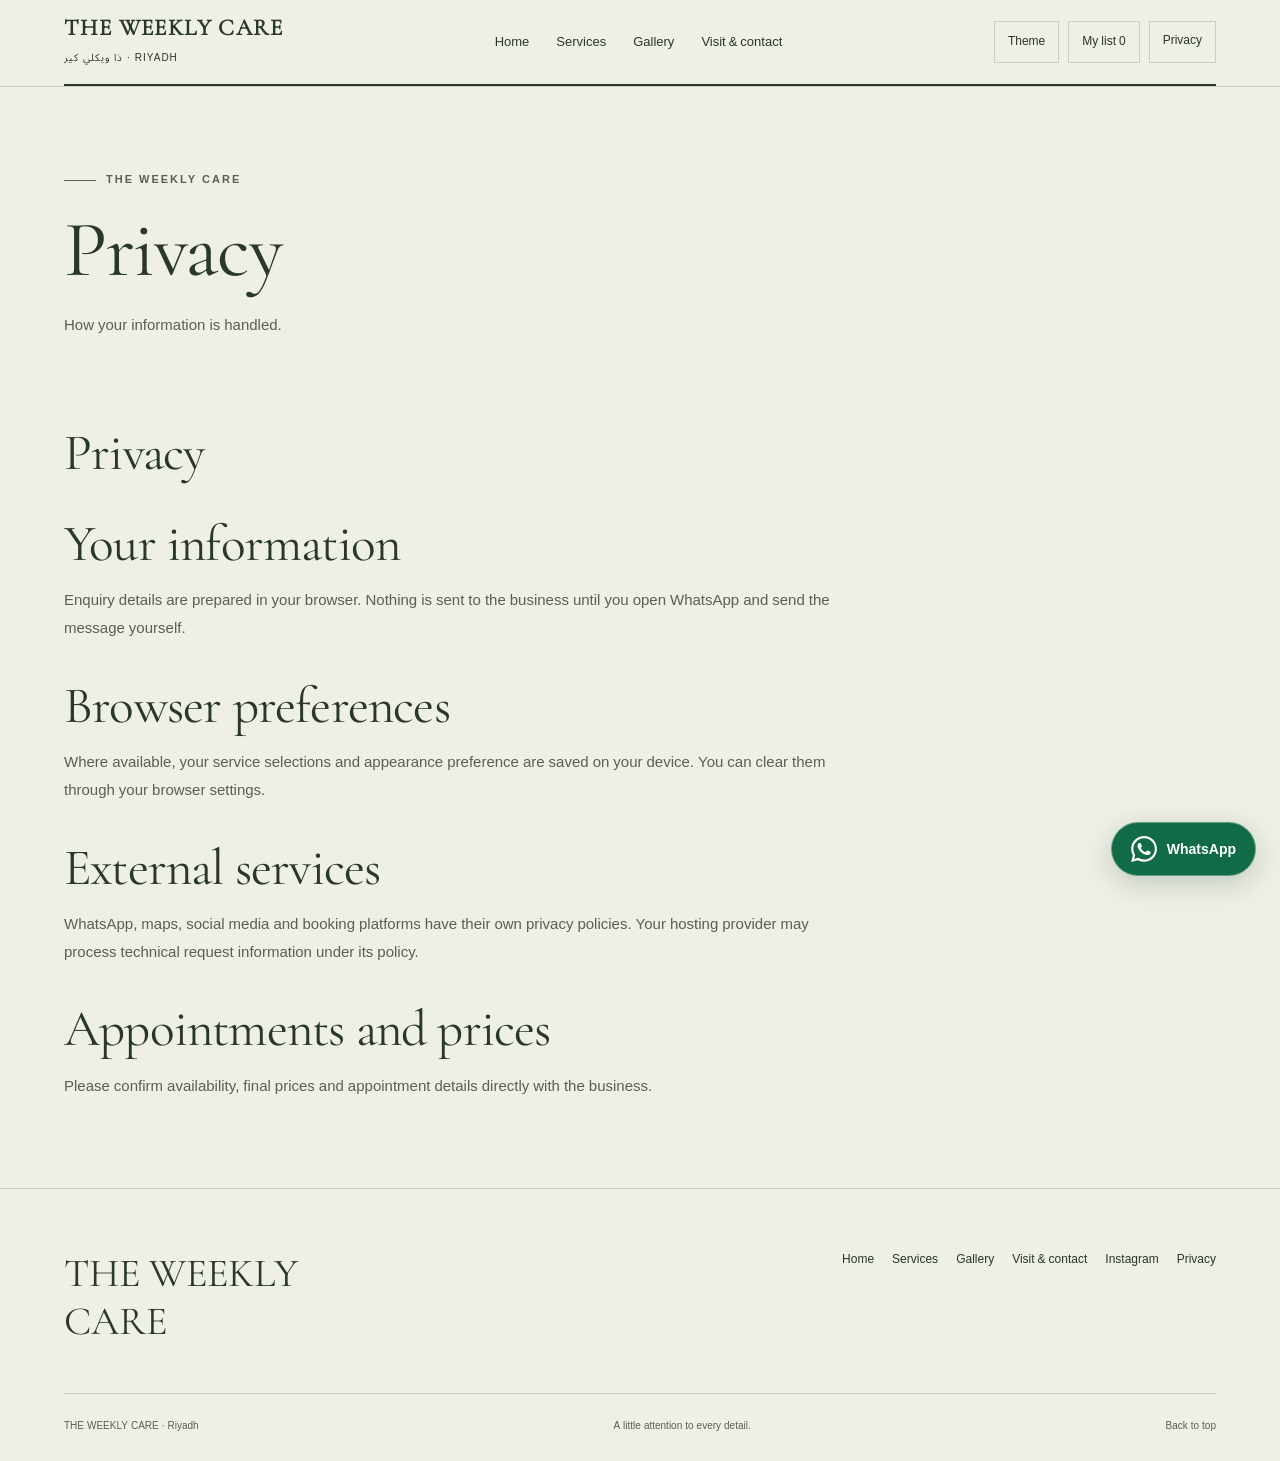
<file: en/privacy.html>
<!DOCTYPE html>
<html dir="ltr" lang="en"><head><meta charset="utf-8"/><meta content="width=device-width,initial-scale=1" name="viewport"/><title>Privacy &amp; information | THE WEEKLY CARE — Riyadh</title><meta content="Your neighborhood salon in Al Malqa. Lashes, nails and hair for a routine you look forward to." name="description"/><meta content="noindex,nofollow" name="robots"/><meta content="#f4f1e9" name="theme-color"/><link href="https://az212z.github.io/weekly-care-riyadh/en/privacy.html" rel="canonical"/><meta content="Privacy &amp; information | THE WEEKLY CARE — Riyadh" property="og:title"/><meta content="Your neighborhood salon in Al Malqa. Lashes, nails and hair for a routine you look forward to." property="og:description"/><meta content="website" property="og:type"/><meta content="https://az212z.github.io/weekly-care-riyadh/assets/image-0.webp" property="og:image"/><meta content="https://az212z.github.io/weekly-care-riyadh/en/privacy.html" property="og:url"/><link href="../assets/favicon.svg" rel="icon" type="image/svg+xml"/><link href="../assets/site.css" rel="stylesheet"/><link as="font" crossorigin="" href="../assets/arabic.woff2" rel="preload" type="font/woff2"/><script defer="" src="../assets/site.js"></script></head><body class="editorial"><a class="skip" href="#main">Skip to content</a><header class="top"><div class="wrap nav"><a class="wordmark" dir="ltr" href="index.html">THE WEEKLY CARE<small>ذا ويكلي كير · RIYADH</small></a><nav aria-label="Main navigation" class="navlinks" id="navigation"><a href="index.html">Home</a><a href="services.html">Services</a><a href="gallery.html">Gallery</a><a href="contact.html">Visit &amp; contact</a></nav><div class="tools"><button aria-label="Change appearance" class="bare theme-toggle" type="button">Theme</button><button class="bare saved-open" type="button">My list <span data-count="">0</span></button><a class="bare" href="../privacy.html" lang="ar">Privacy</a><button aria-controls="navigation" aria-expanded="false" class="bare menu-toggle">Menu</button></div></div></header><main id="main"><div class="wrap"><header class="page-head reveal"><p class="eyebrow"><span class="line"></span>THE WEEKLY CARE</p><h1>Privacy</h1><p>How your information is handled.</p></header><article class="prose"><h2>Privacy</h2><h2>Your information</h2><p>Enquiry details are prepared in your browser. Nothing is sent to the business until you open WhatsApp and send the message yourself.</p><h2>Browser preferences</h2><p>Where available, your service selections and appearance preference are saved on your device. You can clear them through your browser settings.</p><h2>External services</h2><p>WhatsApp, maps, social media and booking platforms have their own privacy policies. Your hosting provider may process technical request information under its policy.</p><h2>Appointments and prices</h2><p>Please confirm availability, final prices and appointment details directly with the business.</p></article></div></main><footer class="footer"><div class="wrap"><div class="footer-top"><div class="footer-title" dir="ltr">THE WEEKLY CARE</div><div class="footer-links"><a href="index.html">Home</a><a href="services.html">Services</a><a href="gallery.html">Gallery</a><a href="contact.html">Visit &amp; contact</a><a href="https://www.instagram.com/theweeklycare?igsh=aG9mN3R3YmlqY2Jw&amp;utm_source=qr">Instagram </a><a href="privacy.html">Privacy</a></div></div><div class="footer-bottom"><span>THE WEEKLY CARE · Riyadh</span><span>A little attention to every detail.</span><a href="#main">Back to top </a></div></div></footer><div class="mobile-dock"><a class="btn" href="https://www.fresha.com/a/the-weekly-care-dh-wykly-kyr-riyadh-the-weekly-rrmc2678-ldhn-al-malqa-riyadh-13524-saudi-arabia-tanmrrhk">Book your visit</a><button class="bare saved-open">My list <span data-count="">0</span></button></div><dialog aria-labelledby="saved-title" class="dialog" id="saved-dialog"><div class="dialog-head"><h2 id="saved-title">Your interest list</h2><button aria-label="Close" class="close-dialog" data-close="">×</button></div><p class="note">Saved on your device to help with an enquiry. This is not a confirmed booking or order.</p><ul class="saved-items"></ul><div class="actions"><a class="btn" href="#" id="saved-wa">Ask on WhatsApp</a><button class="btn secondary" id="copy-list">Copy list</button></div></dialog><dialog aria-labelledby="lightbox-caption" class="dialog lightbox" id="lightbox"><div class="dialog-head"><p id="lightbox-caption"></p><button aria-label="Close photo" class="close-dialog" data-close="">×</button></div><img alt="" id="lightbox-image"/></dialog><div class="toast" hidden="" role="status"></div><script id="site-data" type="application/json">{"slug": "weekly-care-riyadh", "name": "ذا ويكلي كير", "phone": "966536999579", "services": [{"name": "رموش كلاسيكية شهرية | Monthly Classic Lashes", "category": "مختارات | Featured", "price": 350, "variable": false, "duration": "PT1H50M", "url": "https://www.fresha.com/a/the-weekly-care-dh-wykly-kyr-riyadh-the-weekly-rrmc2678-ldhn-al-malqa-riyadh-13524-saudi-arabia-tanmrrhk/booking?offerItemId=s:24422898"}, {"name": "ذا ويكلي بدكير  | The Weekly Pedi", "category": "مختارات | Featured", "price": 110, "variable": false, "duration": "PT45M", "url": "https://www.fresha.com/a/the-weekly-care-dh-wykly-kyr-riyadh-the-weekly-rrmc2678-ldhn-al-malqa-riyadh-13524-saudi-arabia-tanmrrhk/booking?offerItemId=s:24423070"}, {"name": "كلاسيك مانكير | Classic Manicure", "category": "مختارات | Featured", "price": 85, "variable": false, "duration": "PT30M", "url": "https://www.fresha.com/a/the-weekly-care-dh-wykly-kyr-riyadh-the-weekly-rrmc2678-ldhn-al-malqa-riyadh-13524-saudi-arabia-tanmrrhk/booking?offerItemId=s:24423069"}, {"name": "ذا ويكلي نيل كير بادكير  مانيكر  مع كلاسيك لليد و الرجل - the weekly nails care", "category": "مختارات | Featured", "price": 196, "variable": true, "duration": "PT45M", "url": "https://www.fresha.com/a/the-weekly-care-dh-wykly-kyr-riyadh-the-weekly-rrmc2678-ldhn-al-malqa-riyadh-13524-saudi-arabia-tanmrrhk/booking?offerItemId=p:1907544"}, {"name": "رموش ماسكارا افكت شهرية | Monthly Mascara Effect Lashes", "category": "تركيب رموش | Lash Extensions", "price": 400, "variable": false, "duration": "PT1H50M", "url": "https://www.fresha.com/a/the-weekly-care-dh-wykly-kyr-riyadh-the-weekly-rrmc2678-ldhn-al-malqa-riyadh-13524-saudi-arabia-tanmrrhk/booking?offerItemId=s:24422896"}, {"name": "رموش هايبرد شهرية | Monthly Hybrid Lashes", "category": "تركيب رموش | Lash Extensions", "price": 450, "variable": false, "duration": "PT1H50M", "url": "https://www.fresha.com/a/the-weekly-care-dh-wykly-kyr-riyadh-the-weekly-rrmc2678-ldhn-al-malqa-riyadh-13524-saudi-arabia-tanmrrhk/booking?offerItemId=s:24422888"}, {"name": "رموش كثيفة شهرية | Monthly Volume Lashes", "category": "تركيب رموش | Lash Extensions", "price": 550, "variable": false, "duration": "PT1H50M", "url": "https://www.fresha.com/a/the-weekly-care-dh-wykly-kyr-riyadh-the-weekly-rrmc2678-ldhn-al-malqa-riyadh-13524-saudi-arabia-tanmrrhk/booking?offerItemId=s:24422884"}, {"name": "رموش حرير شهرية | Monthly Silk Lashes", "category": "تركيب رموش | Lash Extensions", "price": 600, "variable": false, "duration": "PT1H55M", "url": "https://www.fresha.com/a/the-weekly-care-dh-wykly-kyr-riyadh-the-weekly-rrmc2678-ldhn-al-malqa-riyadh-13524-saudi-arabia-tanmrrhk/booking?offerItemId=s:24422809"}, {"name": "رتوش رموش كلاسيكية | Refill Classic Lashes", "category": "تركيب رموش | Lash Extensions", "price": 250, "variable": false, "duration": "PT1H50M", "url": "https://www.fresha.com/a/the-weekly-care-dh-wykly-kyr-riyadh-the-weekly-rrmc2678-ldhn-al-malqa-riyadh-13524-saudi-arabia-tanmrrhk/booking?offerItemId=s:24422788"}, {"name": "رتوش ماسكارا افكت | Refill Mascara Effect Lashes", "category": "تركيب رموش | Lash Extensions", "price": 280, "variable": false, "duration": "PT1H50M", "url": "https://www.fresha.com/a/the-weekly-care-dh-wykly-kyr-riyadh-the-weekly-rrmc2678-ldhn-al-malqa-riyadh-13524-saudi-arabia-tanmrrhk/booking?offerItemId=s:24422786"}, {"name": "رتوش هايبرد | Refill Hybrid Lashes", "category": "تركيب رموش | Lash Extensions", "price": 300, "variable": false, "duration": "PT1H50M", "url": "https://www.fresha.com/a/the-weekly-care-dh-wykly-kyr-riyadh-the-weekly-rrmc2678-ldhn-al-malqa-riyadh-13524-saudi-arabia-tanmrrhk/booking?offerItemId=s:24419531"}, {"name": "رتوش كثيفة | Refill Volume Lashes", "category": "تركيب رموش | Lash Extensions", "price": 320, "variable": false, "duration": "PT1H50M", "url": "https://www.fresha.com/a/the-weekly-care-dh-wykly-kyr-riyadh-the-weekly-rrmc2678-ldhn-al-malqa-riyadh-13524-saudi-arabia-tanmrrhk/booking?offerItemId=s:24419530"}, {"name": "رتوش حرير | Refill Silk Lashes", "category": "تركيب رموش | Lash Extensions", "price": 350, "variable": false, "duration": "PT1H50M", "url": "https://www.fresha.com/a/the-weekly-care-dh-wykly-kyr-riyadh-the-weekly-rrmc2678-ldhn-al-malqa-riyadh-13524-saudi-arabia-tanmrrhk/booking?offerItemId=s:24419527"}, {"name": "إزالة رموش | Lash Removal", "category": "تركيب رموش | Lash Extensions", "price": 80, "variable": false, "duration": "PT30M", "url": "https://www.fresha.com/a/the-weekly-care-dh-wykly-kyr-riyadh-the-weekly-rrmc2678-ldhn-al-malqa-riyadh-13524-saudi-arabia-tanmrrhk/booking?offerItemId=s:24419522"}, {"name": "ذا ويكلي مانكير سبا | The Weekly Mani Spa", "category": "العناية باليد والقدم | Hand & Feet Care", "price": 110, "variable": false, "duration": "PT45M", "url": "https://www.fresha.com/a/the-weekly-care-dh-wykly-kyr-riyadh-the-weekly-rrmc2678-ldhn-al-malqa-riyadh-13524-saudi-arabia-tanmrrhk/booking?offerItemId=s:24423072"}, {"name": "كلاسيك بدكير | Classic Pedicure", "category": "العناية باليد والقدم | Hand & Feet Care", "price": 85, "variable": false, "duration": "PT45M", "url": "https://www.fresha.com/a/the-weekly-care-dh-wykly-kyr-riyadh-the-weekly-rrmc2678-ldhn-al-malqa-riyadh-13524-saudi-arabia-tanmrrhk/booking?offerItemId=s:24423066"}, {"name": "مانكير روسي | Russian Manicure", "category": "العناية باليد والقدم | Hand & Feet Care", "price": 100, "variable": false, "duration": "PT45M", "url": "https://www.fresha.com/a/the-weekly-care-dh-wykly-kyr-riyadh-the-weekly-rrmc2678-ldhn-al-malqa-riyadh-13524-saudi-arabia-tanmrrhk/booking?offerItemId=s:24423059"}, {"name": "بدكير روسي | Russian Pedicure", "category": "العناية باليد والقدم | Hand & Feet Care", "price": 100, "variable": false, "duration": "PT45M", "url": "https://www.fresha.com/a/the-weekly-care-dh-wykly-kyr-riyadh-the-weekly-rrmc2678-ldhn-al-malqa-riyadh-13524-saudi-arabia-tanmrrhk/booking?offerItemId=s:24423056"}, {"name": "مساج | Massage", "category": "العناية باليد والقدم | Hand & Feet Care", "price": 50, "variable": false, "duration": "PT15M", "url": "https://www.fresha.com/a/the-weekly-care-dh-wykly-kyr-riyadh-the-weekly-rrmc2678-ldhn-al-malqa-riyadh-13524-saudi-arabia-tanmrrhk/booking?offerItemId=s:24423051"}, {"name": "ماسك مرطب لليد أو الرجل | Moisturizing Mask – Hand or Feet", "category": "العناية باليد والقدم | Hand & Feet Care", "price": 20, "variable": false, "duration": "PT20M", "url": "https://www.fresha.com/a/the-weekly-care-dh-wykly-kyr-riyadh-the-weekly-rrmc2678-ldhn-al-malqa-riyadh-13524-saudi-arabia-tanmrrhk/booking?offerItemId=s:24423049"}, {"name": "ذا ويكلي بياب | The Weekly BIAB", "category": "المناكير | Polish", "price": 250, "variable": false, "duration": "PT1H30M", "url": "https://www.fresha.com/a/the-weekly-care-dh-wykly-kyr-riyadh-the-weekly-rrmc2678-ldhn-al-malqa-riyadh-13524-saudi-arabia-tanmrrhk/booking?offerItemId=s:24423036"}, {"name": "ذا ويكلي جل | The Weekly Gel", "category": "المناكير | Polish", "price": 140, "variable": false, "duration": "PT1H30M", "url": "https://www.fresha.com/a/the-weekly-care-dh-wykly-kyr-riyadh-the-weekly-rrmc2678-ldhn-al-malqa-riyadh-13524-saudi-arabia-tanmrrhk/booking?offerItemId=s:24423031"}, {"name": "لون جل فرنش | Gel French", "category": "المناكير | Polish", "price": 120, "variable": false, "duration": "PT1H30M", "url": "https://www.fresha.com/a/the-weekly-care-dh-wykly-kyr-riyadh-the-weekly-rrmc2678-ldhn-al-malqa-riyadh-13524-saudi-arabia-tanmrrhk/booking?offerItemId=s:24423029"}, {"name": "لون جل اومبري | Gel Ombre", "category": "المناكير | Polish", "price": 120, "variable": false, "duration": "PT1H30M", "url": "https://www.fresha.com/a/the-weekly-care-dh-wykly-kyr-riyadh-the-weekly-rrmc2678-ldhn-al-malqa-riyadh-13524-saudi-arabia-tanmrrhk/booking?offerItemId=s:24423026"}, {"name": "لون جل كات اي | Gel Cat Eye", "category": "المناكير | Polish", "price": 120, "variable": false, "duration": "PT1H30M", "url": "https://www.fresha.com/a/the-weekly-care-dh-wykly-kyr-riyadh-the-weekly-rrmc2678-ldhn-al-malqa-riyadh-13524-saudi-arabia-tanmrrhk/booking?offerItemId=s:24423020"}, {"name": "لون جل كروم | Chrome Gel", "category": "المناكير | Polish", "price": 120, "variable": false, "duration": "PT1H30M", "url": "https://www.fresha.com/a/the-weekly-care-dh-wykly-kyr-riyadh-the-weekly-rrmc2678-ldhn-al-malqa-riyadh-13524-saudi-arabia-tanmrrhk/booking?offerItemId=s:24423017"}, {"name": "لون جل | Gel Color", "category": "المناكير | Polish", "price": 80, "variable": false, "duration": "PT1H30M", "url": "https://www.fresha.com/a/the-weekly-care-dh-wykly-kyr-riyadh-the-weekly-rrmc2678-ldhn-al-malqa-riyadh-13524-saudi-arabia-tanmrrhk/booking?offerItemId=s:24423013"}, {"name": "لون كلاسيك فرنش | Classic French Color", "category": "المناكير | Polish", "price": 80, "variable": false, "duration": "PT1H30M", "url": "https://www.fresha.com/a/the-weekly-care-dh-wykly-kyr-riyadh-the-weekly-rrmc2678-ldhn-al-malqa-riyadh-13524-saudi-arabia-tanmrrhk/booking?offerItemId=s:24423008"}, {"name": "لون كلاسيك | Classic Color", "category": "المناكير | Polish", "price": 40, "variable": false, "duration": "PT15M", "url": "https://www.fresha.com/a/the-weekly-care-dh-wykly-kyr-riyadh-the-weekly-rrmc2678-ldhn-al-malqa-riyadh-13524-saudi-arabia-tanmrrhk/booking?offerItemId=s:24423006"}, {"name": "فايبر جلاس مع بياب | Fiber Glass Extension & BIAB", "category": "تركيب أظافر | Nail Extensions", "price": 350, "variable": false, "duration": "PT3H", "url": "https://www.fresha.com/a/the-weekly-care-dh-wykly-kyr-riyadh-the-weekly-rrmc2678-ldhn-al-malqa-riyadh-13524-saudi-arabia-tanmrrhk/booking?offerItemId=s:24422945"}, {"name": "أظافر اسبوعية جاهزه للتركيب مع لون جل | Press on Weekly Nails with gel color", "category": "تركيب أظافر | Nail Extensions", "price": 225, "variable": false, "duration": "PT1H30M", "url": "https://www.fresha.com/a/the-weekly-care-dh-wykly-kyr-riyadh-the-weekly-rrmc2678-ldhn-al-malqa-riyadh-13524-saudi-arabia-tanmrrhk/booking?offerItemId=s:24422943"}, {"name": "إعادة تعبئة هارد جل | Hard Gel Refill", "category": "تركيب أظافر | Nail Extensions", "price": 250, "variable": false, "duration": "PT1H30M", "url": "https://www.fresha.com/a/the-weekly-care-dh-wykly-kyr-riyadh-the-weekly-rrmc2678-ldhn-al-malqa-riyadh-13524-saudi-arabia-tanmrrhk/booking?offerItemId=s:24422941"}, {"name": "أظافر اسبوعية جاهزه للتركيب مع لون كلاسيك | Press on Weekly Nails with classic color", "category": "تركيب أظافر | Nail Extensions", "price": 175, "variable": false, "duration": "PT1H30M", "url": "https://www.fresha.com/a/the-weekly-care-dh-wykly-kyr-riyadh-the-weekly-rrmc2678-ldhn-al-malqa-riyadh-13524-saudi-arabia-tanmrrhk/booking?offerItemId=s:24514238"}, {"name": "إعادة تعبئة فايبر جلاس | Fiber Glass Refill", "category": "تركيب أظافر | Nail Extensions", "price": 250, "variable": false, "duration": "PT1H", "url": "https://www.fresha.com/a/the-weekly-care-dh-wykly-kyr-riyadh-the-weekly-rrmc2678-ldhn-al-malqa-riyadh-13524-saudi-arabia-tanmrrhk/booking?offerItemId=s:24422939"}, {"name": "ترميم ظفر مكسور | Repair a Broken Nail", "category": "تركيب أظافر | Nail Extensions", "price": 40, "variable": false, "duration": "PT10M", "url": "https://www.fresha.com/a/the-weekly-care-dh-wykly-kyr-riyadh-the-weekly-rrmc2678-ldhn-al-malqa-riyadh-13524-saudi-arabia-tanmrrhk/booking?offerItemId=s:24422936"}, {"name": "ازالة جل أو أظافر أسبوعية | Gel or Weekly Nails Removal", "category": "الإزالة | Removal", "price": 80, "variable": false, "duration": "PT30M", "url": "https://www.fresha.com/a/the-weekly-care-dh-wykly-kyr-riyadh-the-weekly-rrmc2678-ldhn-al-malqa-riyadh-13524-saudi-arabia-tanmrrhk/booking?offerItemId=s:24422927"}, {"name": "ازالة بياب أو تركيب | BIAB or Nail Extensions Removal", "category": "الإزالة | Removal", "price": 120, "variable": false, "duration": "PT1H", "url": "https://www.fresha.com/a/the-weekly-care-dh-wykly-kyr-riyadh-the-weekly-rrmc2678-ldhn-al-malqa-riyadh-13524-saudi-arabia-tanmrrhk/booking?offerItemId=s:24422926"}, {"name": "تنظيف بشره - facial", "category": "العناية بالبشرة | Skin Care", "price": 150, "variable": false, "duration": "PT1H20M", "url": "https://www.fresha.com/a/the-weekly-care-dh-wykly-kyr-riyadh-the-weekly-rrmc2678-ldhn-al-malqa-riyadh-13524-saudi-arabia-tanmrrhk/booking?offerItemId=s:25113154"}, {"name": "تنسيق وفتلة حواجب | Eyebrow Shaping & Threading", "category": "العناية بالبشرة | Skin Care", "price": 70, "variable": false, "duration": "PT15M", "url": "https://www.fresha.com/a/the-weekly-care-dh-wykly-kyr-riyadh-the-weekly-rrmc2678-ldhn-al-malqa-riyadh-13524-saudi-arabia-tanmrrhk/booking?offerItemId=s:24422924"}, {"name": "تشقير حواجب | Eyebrow Bleaching", "category": "العناية بالبشرة | Skin Care", "price": 80, "variable": false, "duration": "PT15M", "url": "https://www.fresha.com/a/the-weekly-care-dh-wykly-kyr-riyadh-the-weekly-rrmc2678-ldhn-al-malqa-riyadh-13524-saudi-arabia-tanmrrhk/booking?offerItemId=s:24422921"}, {"name": "إزالة شعر فوق الشفة | Upper Lip Hair Removal", "category": "العناية بالبشرة | Skin Care", "price": 50, "variable": false, "duration": "PT15M", "url": "https://www.fresha.com/a/the-weekly-care-dh-wykly-kyr-riyadh-the-weekly-rrmc2678-ldhn-al-malqa-riyadh-13524-saudi-arabia-tanmrrhk/booking?offerItemId=s:24422918"}, {"name": "واكس أو فتلة وجه | Full Face Wax or Threading", "category": "العناية بالبشرة | Skin Care", "price": 100, "variable": false, "duration": "PT30M", "url": "https://www.fresha.com/a/the-weekly-care-dh-wykly-kyr-riyadh-the-weekly-rrmc2678-ldhn-al-malqa-riyadh-13524-saudi-arabia-tanmrrhk/booking?offerItemId=s:24422915"}, {"name": "صبغة رموش | Lash Tint", "category": "العناية بالبشرة | Skin Care", "price": 40, "variable": false, "duration": "PT20M", "url": "https://www.fresha.com/a/the-weekly-care-dh-wykly-kyr-riyadh-the-weekly-rrmc2678-ldhn-al-malqa-riyadh-13524-saudi-arabia-tanmrrhk/booking?offerItemId=s:24422909"}, {"name": "صبغة حواجب | Eyebrow Tint", "category": "العناية بالبشرة | Skin Care", "price": 40, "variable": false, "duration": "PT20M", "url": "https://www.fresha.com/a/the-weekly-care-dh-wykly-kyr-riyadh-the-weekly-rrmc2678-ldhn-al-malqa-riyadh-13524-saudi-arabia-tanmrrhk/booking?offerItemId=s:24422907"}, {"name": "سشوار ستريت | Straight Blow Dry", "category": "سشوار | Blow Dry", "price": 80, "variable": true, "duration": "PT1H", "url": "https://www.fresha.com/a/the-weekly-care-dh-wykly-kyr-riyadh-the-weekly-rrmc2678-ldhn-al-malqa-riyadh-13524-saudi-arabia-tanmrrhk/booking?offerItemId=s:24419488"}, {"name": "ويفي فير | Wavy Fair", "category": "سشوار | Blow Dry", "price": 150, "variable": true, "duration": "PT1H30M", "url": "https://www.fresha.com/a/the-weekly-care-dh-wykly-kyr-riyadh-the-weekly-rrmc2678-ldhn-al-malqa-riyadh-13524-saudi-arabia-tanmrrhk/booking?offerItemId=s:24419486"}, {"name": "بنس | Hair Pin", "category": "سشوار | Blow Dry", "price": 5, "variable": false, "duration": "PT1H", "url": "https://www.fresha.com/a/the-weekly-care-dh-wykly-kyr-riyadh-the-weekly-rrmc2678-ldhn-al-malqa-riyadh-13524-saudi-arabia-tanmrrhk/booking?offerItemId=s:24419483"}, {"name": "ذا ويكلي هير كير - The weekly hair care", "category": "معالجات الشعر | Hair Treatments", "price": 200, "variable": false, "duration": "PT1H", "url": "https://www.fresha.com/a/the-weekly-care-dh-wykly-kyr-riyadh-the-weekly-rrmc2678-ldhn-al-malqa-riyadh-13524-saudi-arabia-tanmrrhk/booking?offerItemId=s:24666356"}, {"name": "معالج البي بي كريم | BB Cream Treatment", "category": "معالجات الشعر | Hair Treatments", "price": 800, "variable": true, "duration": "PT2H", "url": "https://www.fresha.com/a/the-weekly-care-dh-wykly-kyr-riyadh-the-weekly-rrmc2678-ldhn-al-malqa-riyadh-13524-saudi-arabia-tanmrrhk/booking?offerItemId=s:24419496"}, {"name": "جذور | Roots", "category": "صبغة الشعر | Hair Color", "price": 120, "variable": false, "duration": "PT2H", "url": "https://www.fresha.com/a/the-weekly-care-dh-wykly-kyr-riyadh-the-weekly-rrmc2678-ldhn-al-malqa-riyadh-13524-saudi-arabia-tanmrrhk/booking?offerItemId=s:24419476"}, {"name": "صبغة لون واحد | One Color", "category": "صبغة الشعر | Hair Color", "price": 300, "variable": true, "duration": "PT2H", "url": "https://www.fresha.com/a/the-weekly-care-dh-wykly-kyr-riyadh-the-weekly-rrmc2678-ldhn-al-malqa-riyadh-13524-saudi-arabia-tanmrrhk/booking?offerItemId=s:24419467"}, {"name": "رنساج | Hair Rinsage", "category": "صبغة الشعر | Hair Color", "price": 200, "variable": true, "duration": "PT2H", "url": "https://www.fresha.com/a/the-weekly-care-dh-wykly-kyr-riyadh-the-weekly-rrmc2678-ldhn-al-malqa-riyadh-13524-saudi-arabia-tanmrrhk/booking?offerItemId=s:24419458"}, {"name": "جلسة K18", "category": "العناية بالشعر | Hair Care", "price": 80, "variable": false, "duration": "PT30M", "url": "https://www.fresha.com/a/the-weekly-care-dh-wykly-kyr-riyadh-the-weekly-rrmc2678-ldhn-al-malqa-riyadh-13524-saudi-arabia-tanmrrhk/booking?offerItemId=s:24765060"}, {"name": "غسيل وتجفيف | Hair Wash & Dry", "category": "العناية بالشعر | Hair Care", "price": 50, "variable": false, "duration": "PT30M", "url": "https://www.fresha.com/a/the-weekly-care-dh-wykly-kyr-riyadh-the-weekly-rrmc2678-ldhn-al-malqa-riyadh-13524-saudi-arabia-tanmrrhk/booking?offerItemId=s:24419518"}, {"name": "قص أطراف | Hair Trim", "category": "العناية بالشعر | Hair Care", "price": 50, "variable": false, "duration": "PT30M", "url": "https://www.fresha.com/a/the-weekly-care-dh-wykly-kyr-riyadh-the-weekly-rrmc2678-ldhn-al-malqa-riyadh-13524-saudi-arabia-tanmrrhk/booking?offerItemId=s:24419515"}, {"name": "سكرب فروة الرأس كلارا بالنعناع | Clara Hair Detox (Mint)", "category": "العناية بالشعر | Hair Care", "price": 150, "variable": false, "duration": "PT45M", "url": "https://www.fresha.com/a/the-weekly-care-dh-wykly-kyr-riyadh-the-weekly-rrmc2678-ldhn-al-malqa-riyadh-13524-saudi-arabia-tanmrrhk/booking?offerItemId=s:24419514"}]}</script><style id="wa-float-style">.wa-float{position:fixed;inset-inline-end:24px;bottom:calc(24px + env(safe-area-inset-bottom,0px));z-index:40;display:inline-flex;align-items:center;justify-content:center;gap:10px;min-height:54px;padding:12px 19px;border:1px solid #ffffff55;border-radius:999px;background:#116b46;color:#fff!important;font-family:inherit;font-size:14px;font-weight:600;line-height:1.5;text-decoration:none!important;box-shadow:0 8px 28px #12382930;isolation:isolate;transition:transform .2s,background .2s,box-shadow .2s}.wa-float svg{display:block;width:26px;height:26px;flex:none}.wa-float:hover{background:#095837;transform:translateY(-3px);box-shadow:0 12px 32px #12382940}.wa-float:focus-visible{outline:3px solid #116b46;outline-offset:5px;box-shadow:0 0 0 3px #fff}.wa-float span{white-space:nowrap}@media(max-width:900px){.wa-float{inset-inline-end:16px;bottom:calc(18px + env(safe-area-inset-bottom,0px));padding:11px 16px;min-height:50px;font-size:13px}.wa-float.wa-above-dock{bottom:calc(92px + env(safe-area-inset-bottom,0px))}}@media(prefers-reduced-motion:reduce){.wa-float{transition:none}.wa-float:hover{transform:none}}@media print{.wa-float{display:none}}</style><a aria-label="Chat on WhatsApp" class="wa-float wa-above-dock" href="https://wa.me/966536999579" rel="noopener noreferrer" target="_blank"><svg aria-hidden="true" fill="currentColor" viewbox="0 0 24 24"><path d="M20.52 3.48A11.87 11.87 0 0012.05 0C5.5 0 .17 5.33.17 11.88c0 2.09.55 4.14 1.58 5.95L.07 24l6.31-1.66a11.89 11.89 0 005.67 1.44h.01c6.55 0 11.88-5.33 11.88-11.88 0-3.17-1.24-6.16-3.42-8.42zM12.05 21.77a9.85 9.85 0 01-5.02-1.37l-.36-.21-3.74.98 1-3.64-.24-.37a9.86 9.86 0 01-1.51-5.28c0-5.45 4.44-9.89 9.9-9.89a9.83 9.83 0 017 2.9 9.85 9.85 0 012.89 7c0 5.45-4.44 9.88-9.92 9.88zm5.42-7.41c-.3-.15-1.76-.87-2.03-.97-.27-.1-.47-.15-.67.15-.2.3-.77.97-.94 1.17-.18.2-.35.22-.65.07-.3-.15-1.25-.46-2.38-1.47-.88-.78-1.48-1.75-1.65-2.05-.17-.3-.02-.46.13-.6.13-.13.3-.35.45-.52.15-.18.2-.3.3-.5.1-.2.05-.37-.03-.52-.07-.15-.67-1.61-.91-2.2-.24-.58-.49-.5-.67-.51h-.57c-.2 0-.52.08-.79.37-.27.3-1.04 1.02-1.04 2.48 0 1.47 1.07 2.89 1.22 3.09.15.2 2.1 3.2 5.08 4.49.71.31 1.27.5 1.7.63.72.23 1.37.2 1.89.12.58-.09 1.76-.72 2.01-1.42.25-.69.25-1.29.18-1.41-.08-.13-.27-.2-.57-.35z"></path></svg><span>WhatsApp</span></a></body></html>
</file>
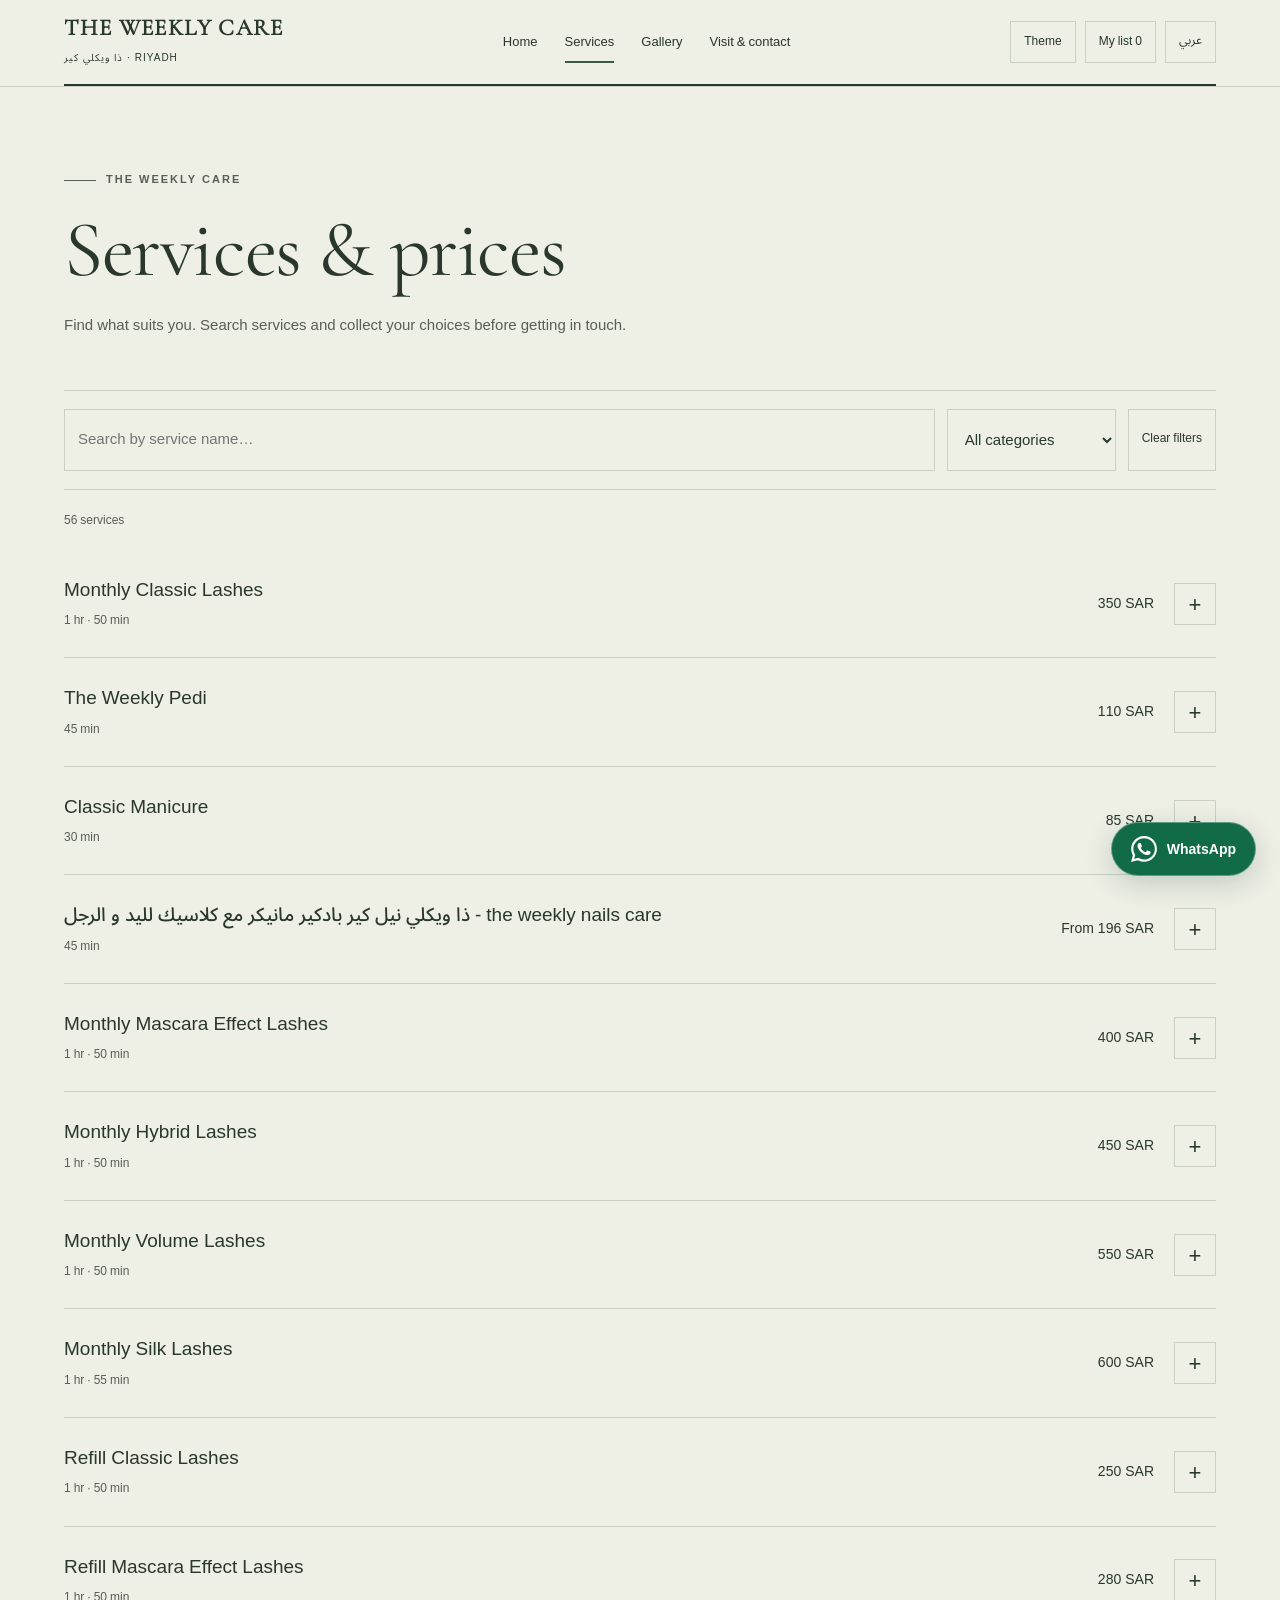
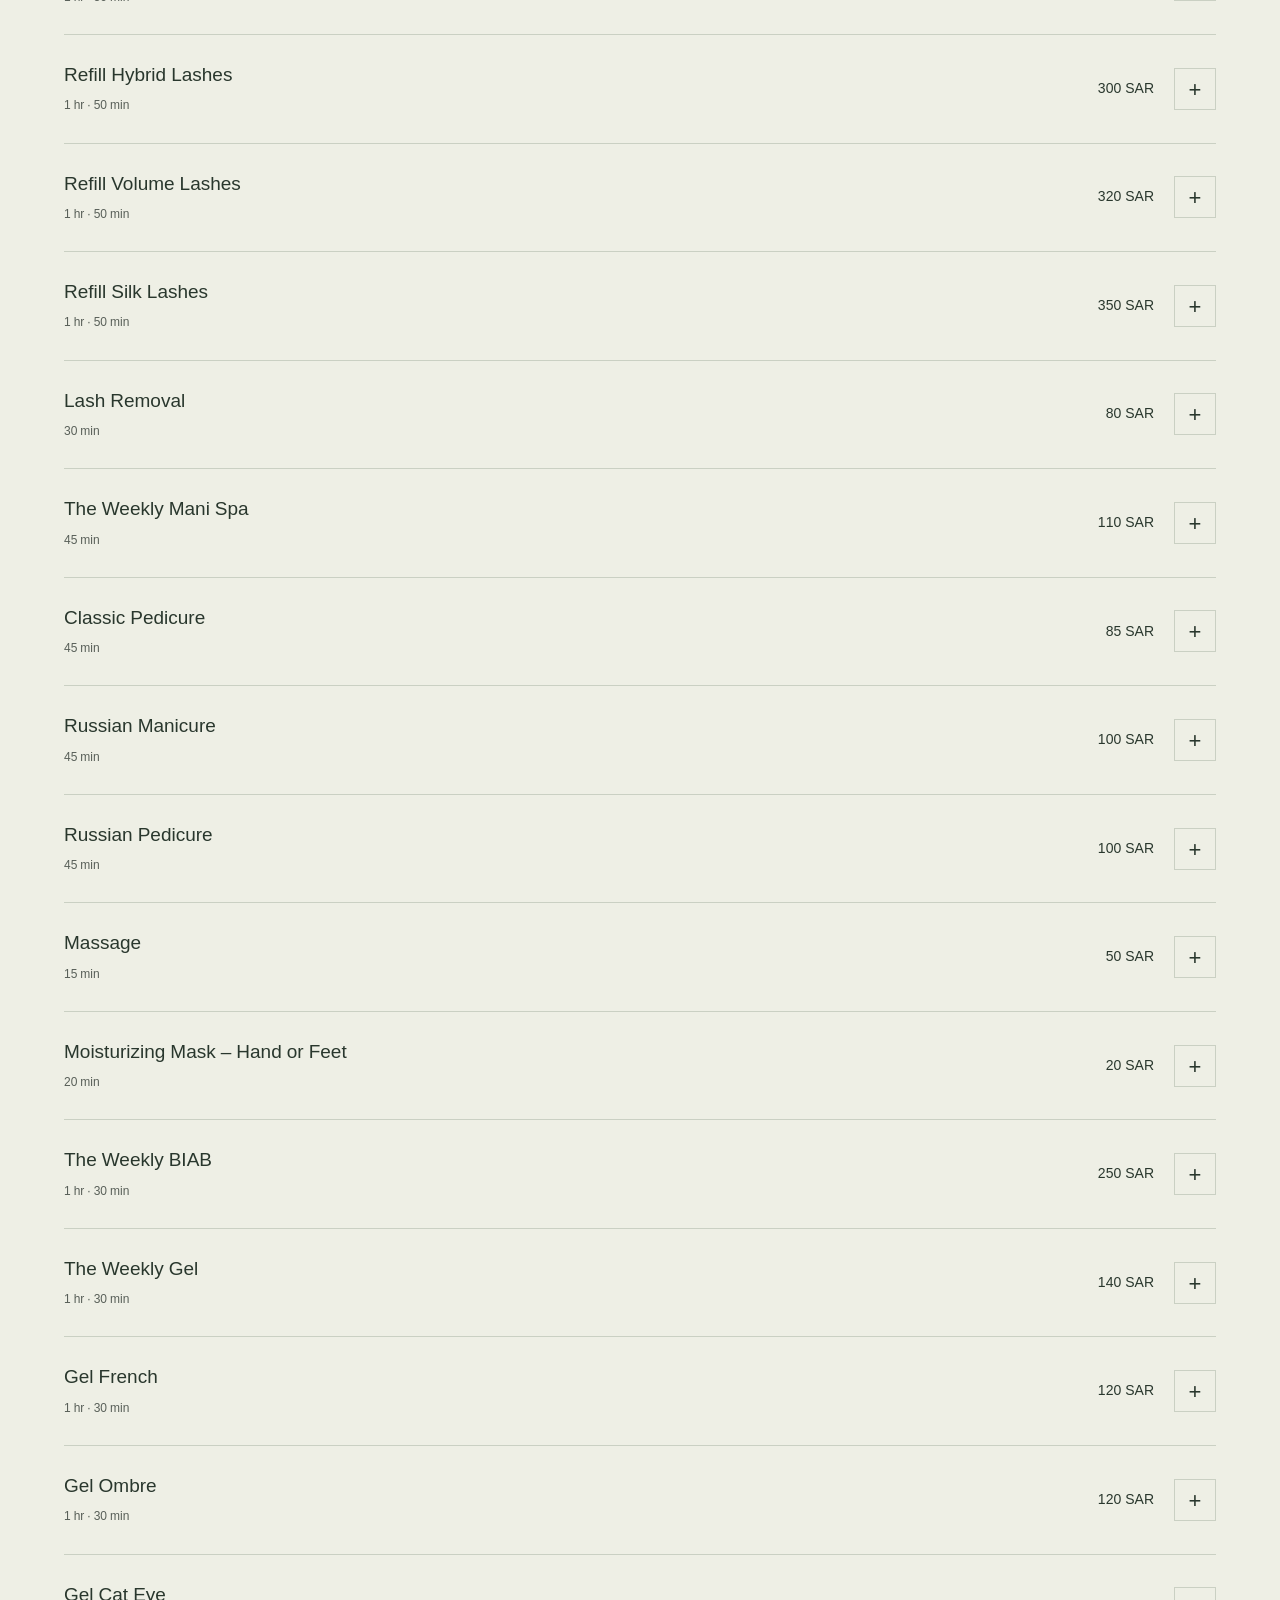
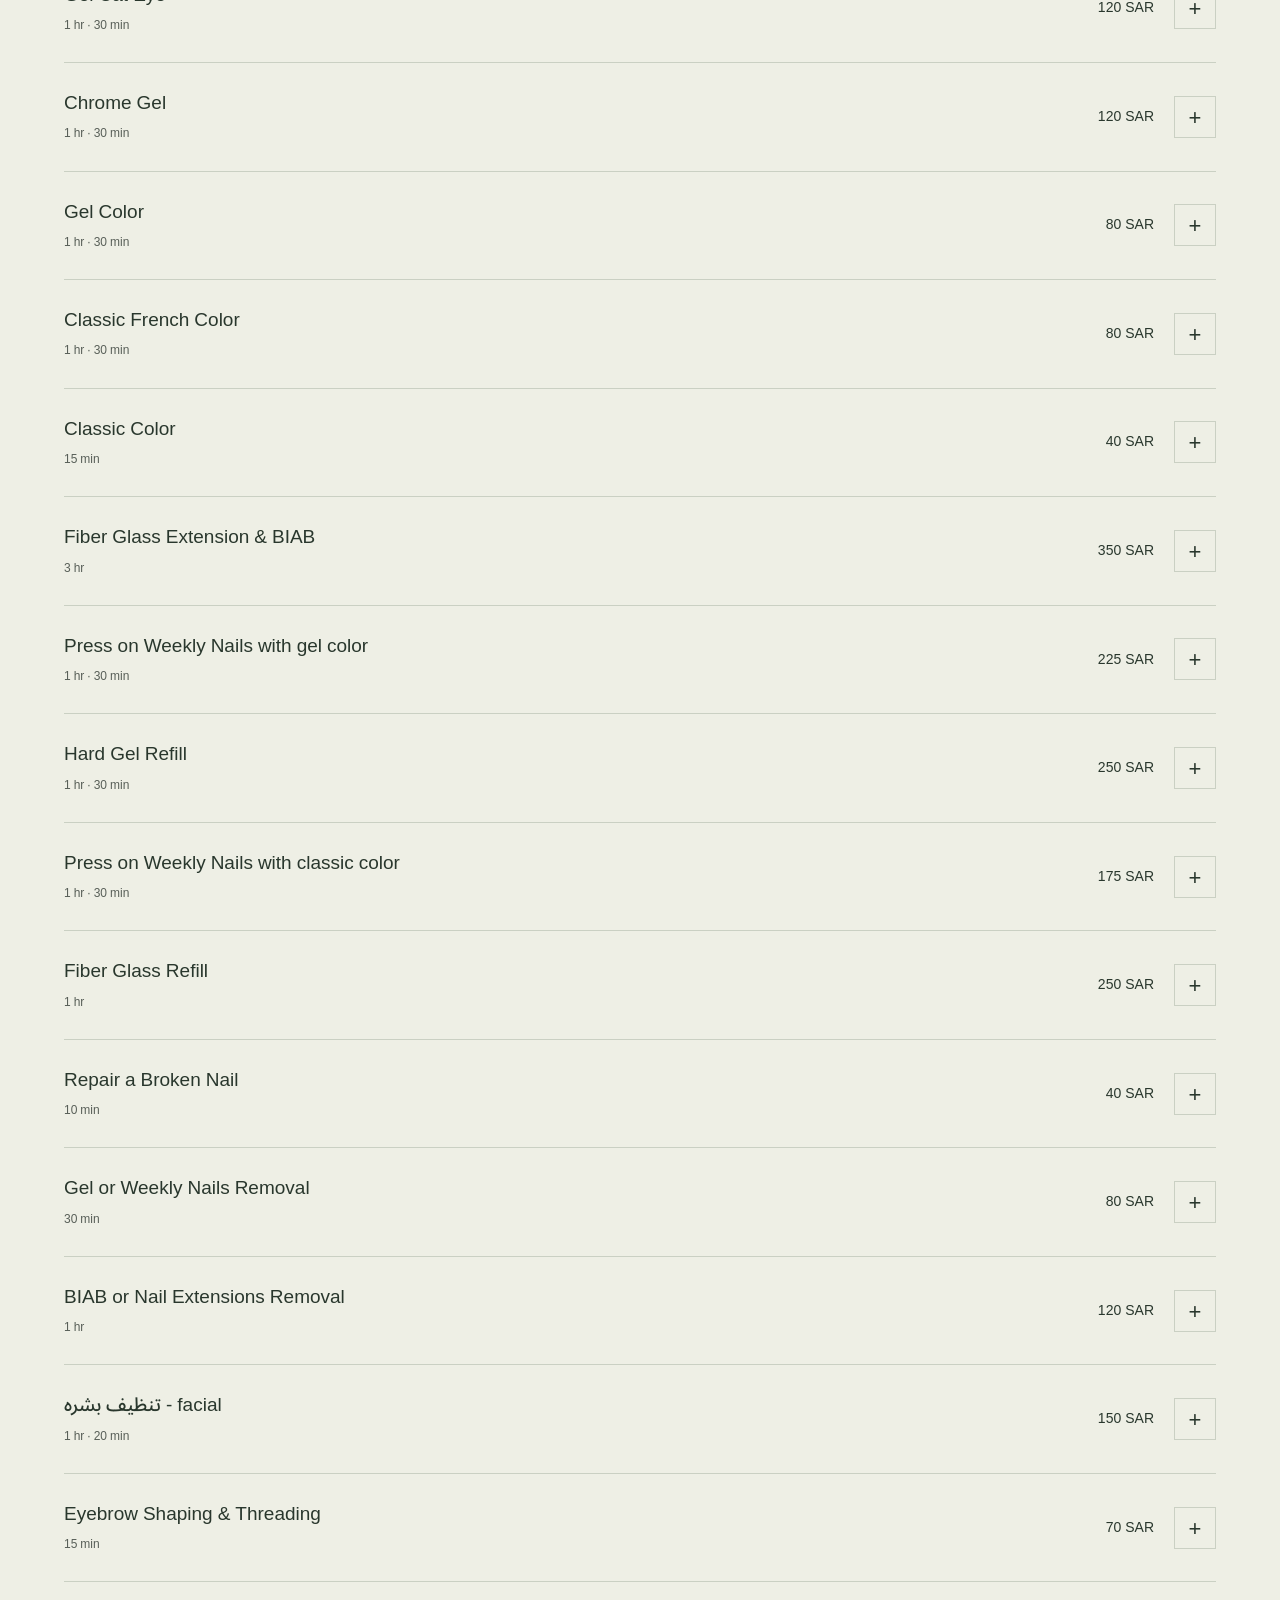
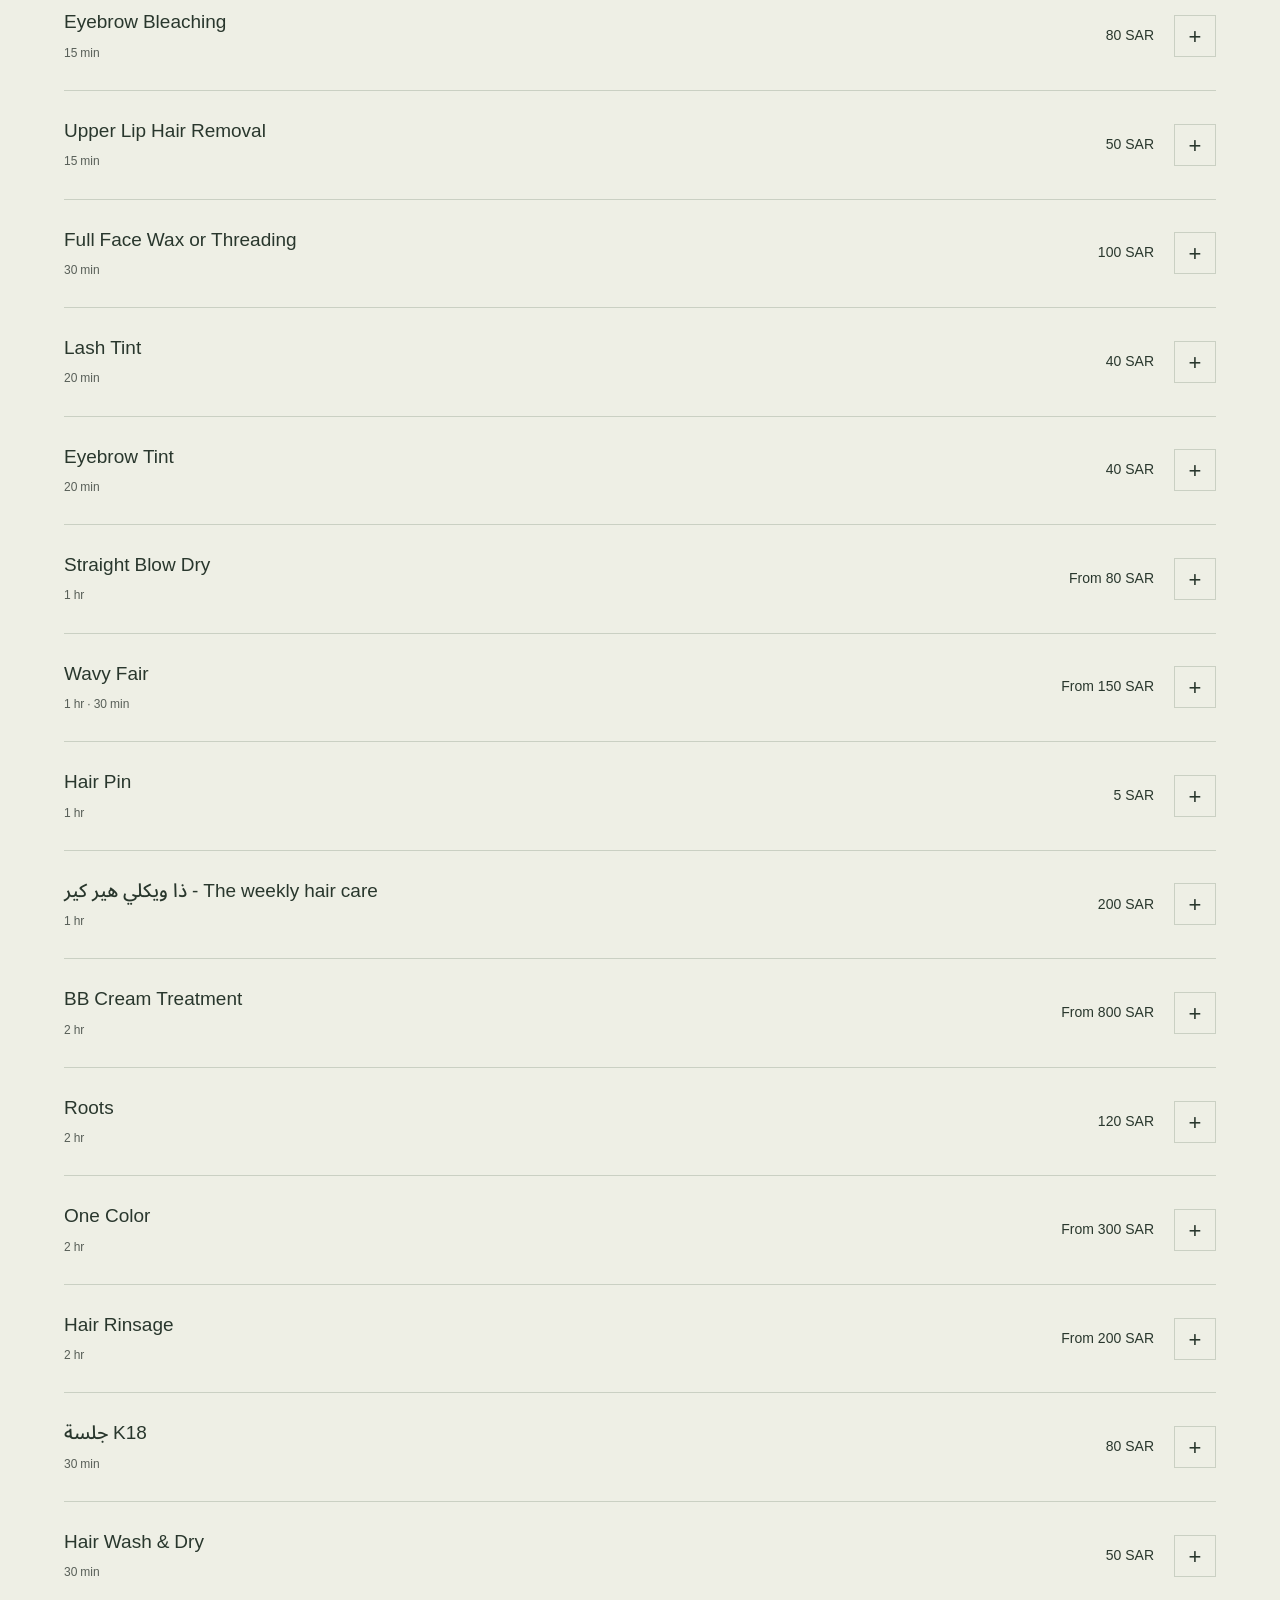
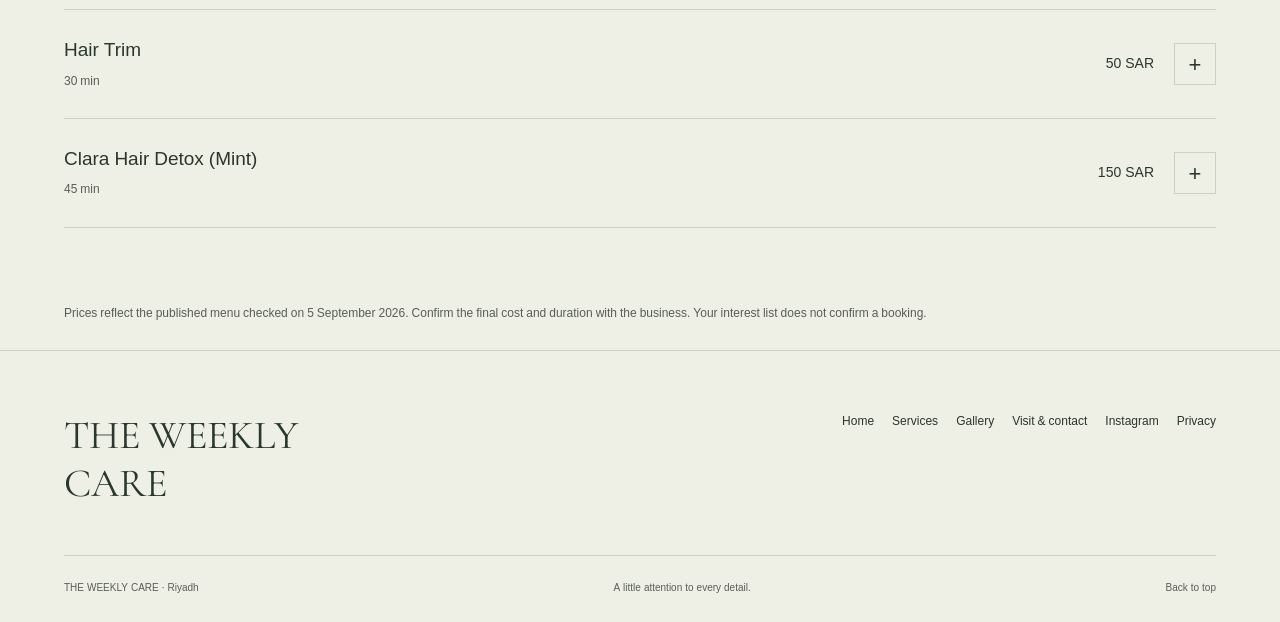
<file: en/services.html>
<!DOCTYPE html>
<html dir="ltr" lang="en"><head><meta charset="utf-8"/><meta content="width=device-width,initial-scale=1" name="viewport"/><title>Services &amp; prices | THE WEEKLY CARE — Riyadh</title><meta content="Your neighborhood salon in Al Malqa. Lashes, nails and hair for a routine you look forward to." name="description"/><meta content="noindex,nofollow" name="robots"/><meta content="#f4f1e9" name="theme-color"/><link href="https://az212z.github.io/weekly-care-riyadh/en/services.html" rel="canonical"/><meta content="Services &amp; prices | THE WEEKLY CARE — Riyadh" property="og:title"/><meta content="Your neighborhood salon in Al Malqa. Lashes, nails and hair for a routine you look forward to." property="og:description"/><meta content="website" property="og:type"/><meta content="https://az212z.github.io/weekly-care-riyadh/assets/image-0.webp" property="og:image"/><meta content="https://az212z.github.io/weekly-care-riyadh/en/services.html" property="og:url"/><link href="../assets/favicon.svg" rel="icon" type="image/svg+xml"/><link href="../assets/site.css" rel="stylesheet"/><link as="font" crossorigin="" href="../assets/arabic.woff2" rel="preload" type="font/woff2"/><script defer="" src="../assets/site.js"></script></head><body class="editorial"><a class="skip" href="#main">Skip to content</a><header class="top"><div class="wrap nav"><a class="wordmark" dir="ltr" href="index.html">THE WEEKLY CARE<small>ذا ويكلي كير · RIYADH</small></a><nav aria-label="Main navigation" class="navlinks" id="navigation"><a href="index.html">Home</a><a aria-current="page" href="services.html">Services</a><a href="gallery.html">Gallery</a><a href="contact.html">Visit &amp; contact</a></nav><div class="tools"><button aria-label="Change appearance" class="bare theme-toggle" type="button">Theme</button><button class="bare saved-open" type="button">My list <span data-count="">0</span></button><a class="bare" href="../services.html" lang="ar">عربي</a><button aria-controls="navigation" aria-expanded="false" class="bare menu-toggle">Menu</button></div></div></header><main id="main"><div class="wrap"><header class="page-head reveal"><p class="eyebrow"><span class="line"></span>THE WEEKLY CARE</p><h1>Services &amp; prices</h1><p>Find what suits you. Search services and collect your choices before getting in touch.</p></header><div class="filters"><label class="sr-only" for="search">Search services</label><input id="search" placeholder="Search by service name…" type="search"/><select aria-label="Service category" id="category"><option value="">All categories</option><option value="مختارات | Featured">Featured</option><option value="تركيب رموش | Lash Extensions">Lash Extensions</option><option value="العناية باليد والقدم | Hand &amp; Feet Care">Hand &amp; Feet Care</option><option value="المناكير | Polish">Polish</option><option value="تركيب أظافر | Nail Extensions">Nail Extensions</option><option value="الإزالة | Removal">Removal</option><option value="العناية بالبشرة | Skin Care">Skin Care</option><option value="سشوار | Blow Dry">Blow Dry</option><option value="معالجات الشعر | Hair Treatments">Hair Treatments</option><option value="صبغة الشعر | Hair Color">Hair Color</option><option value="العناية بالشعر | Hair Care">Hair Care</option></select><button class="bare" id="clear-search">Clear filters</button></div><p class="count"><span id="result-count">56</span> services</p><div class="catalog"><article class="service-row" data-service="0"><div><h3>Monthly Classic Lashes</h3><p>1 hr · 50 min</p></div><div class="row-end"><span class="price">350 SAR</span><button aria-label="Add Monthly Classic Lashes" aria-pressed="false" data-save="0" type="button">+</button></div></article><article class="service-row" data-service="1"><div><h3>The Weekly Pedi</h3><p>45 min</p></div><div class="row-end"><span class="price">110 SAR</span><button aria-label="Add The Weekly Pedi" aria-pressed="false" data-save="1" type="button">+</button></div></article><article class="service-row" data-service="2"><div><h3>Classic Manicure</h3><p>30 min</p></div><div class="row-end"><span class="price">85 SAR</span><button aria-label="Add Classic Manicure" aria-pressed="false" data-save="2" type="button">+</button></div></article><article class="service-row" data-service="3"><div><h3>ذا ويكلي نيل كير بادكير  مانيكر  مع كلاسيك لليد و الرجل - the weekly nails care</h3><p>45 min</p></div><div class="row-end"><span class="price">From 196 SAR</span><button aria-label="Add ذا ويكلي نيل كير بادكير  مانيكر  مع كلاسيك لليد و الرجل - the weekly nails care" aria-pressed="false" data-save="3" type="button">+</button></div></article><article class="service-row" data-service="4"><div><h3>Monthly Mascara Effect Lashes</h3><p>1 hr · 50 min</p></div><div class="row-end"><span class="price">400 SAR</span><button aria-label="Add Monthly Mascara Effect Lashes" aria-pressed="false" data-save="4" type="button">+</button></div></article><article class="service-row" data-service="5"><div><h3>Monthly Hybrid Lashes</h3><p>1 hr · 50 min</p></div><div class="row-end"><span class="price">450 SAR</span><button aria-label="Add Monthly Hybrid Lashes" aria-pressed="false" data-save="5" type="button">+</button></div></article><article class="service-row" data-service="6"><div><h3>Monthly Volume Lashes</h3><p>1 hr · 50 min</p></div><div class="row-end"><span class="price">550 SAR</span><button aria-label="Add Monthly Volume Lashes" aria-pressed="false" data-save="6" type="button">+</button></div></article><article class="service-row" data-service="7"><div><h3>Monthly Silk Lashes</h3><p>1 hr · 55 min</p></div><div class="row-end"><span class="price">600 SAR</span><button aria-label="Add Monthly Silk Lashes" aria-pressed="false" data-save="7" type="button">+</button></div></article><article class="service-row" data-service="8"><div><h3>Refill Classic Lashes</h3><p>1 hr · 50 min</p></div><div class="row-end"><span class="price">250 SAR</span><button aria-label="Add Refill Classic Lashes" aria-pressed="false" data-save="8" type="button">+</button></div></article><article class="service-row" data-service="9"><div><h3>Refill Mascara Effect Lashes</h3><p>1 hr · 50 min</p></div><div class="row-end"><span class="price">280 SAR</span><button aria-label="Add Refill Mascara Effect Lashes" aria-pressed="false" data-save="9" type="button">+</button></div></article><article class="service-row" data-service="10"><div><h3>Refill Hybrid Lashes</h3><p>1 hr · 50 min</p></div><div class="row-end"><span class="price">300 SAR</span><button aria-label="Add Refill Hybrid Lashes" aria-pressed="false" data-save="10" type="button">+</button></div></article><article class="service-row" data-service="11"><div><h3>Refill Volume Lashes</h3><p>1 hr · 50 min</p></div><div class="row-end"><span class="price">320 SAR</span><button aria-label="Add Refill Volume Lashes" aria-pressed="false" data-save="11" type="button">+</button></div></article><article class="service-row" data-service="12"><div><h3>Refill Silk Lashes</h3><p>1 hr · 50 min</p></div><div class="row-end"><span class="price">350 SAR</span><button aria-label="Add Refill Silk Lashes" aria-pressed="false" data-save="12" type="button">+</button></div></article><article class="service-row" data-service="13"><div><h3>Lash Removal</h3><p>30 min</p></div><div class="row-end"><span class="price">80 SAR</span><button aria-label="Add Lash Removal" aria-pressed="false" data-save="13" type="button">+</button></div></article><article class="service-row" data-service="14"><div><h3>The Weekly Mani Spa</h3><p>45 min</p></div><div class="row-end"><span class="price">110 SAR</span><button aria-label="Add The Weekly Mani Spa" aria-pressed="false" data-save="14" type="button">+</button></div></article><article class="service-row" data-service="15"><div><h3>Classic Pedicure</h3><p>45 min</p></div><div class="row-end"><span class="price">85 SAR</span><button aria-label="Add Classic Pedicure" aria-pressed="false" data-save="15" type="button">+</button></div></article><article class="service-row" data-service="16"><div><h3>Russian Manicure</h3><p>45 min</p></div><div class="row-end"><span class="price">100 SAR</span><button aria-label="Add Russian Manicure" aria-pressed="false" data-save="16" type="button">+</button></div></article><article class="service-row" data-service="17"><div><h3>Russian Pedicure</h3><p>45 min</p></div><div class="row-end"><span class="price">100 SAR</span><button aria-label="Add Russian Pedicure" aria-pressed="false" data-save="17" type="button">+</button></div></article><article class="service-row" data-service="18"><div><h3>Massage</h3><p>15 min</p></div><div class="row-end"><span class="price">50 SAR</span><button aria-label="Add Massage" aria-pressed="false" data-save="18" type="button">+</button></div></article><article class="service-row" data-service="19"><div><h3>Moisturizing Mask – Hand or Feet</h3><p>20 min</p></div><div class="row-end"><span class="price">20 SAR</span><button aria-label="Add Moisturizing Mask – Hand or Feet" aria-pressed="false" data-save="19" type="button">+</button></div></article><article class="service-row" data-service="20"><div><h3>The Weekly BIAB</h3><p>1 hr · 30 min</p></div><div class="row-end"><span class="price">250 SAR</span><button aria-label="Add The Weekly BIAB" aria-pressed="false" data-save="20" type="button">+</button></div></article><article class="service-row" data-service="21"><div><h3>The Weekly Gel</h3><p>1 hr · 30 min</p></div><div class="row-end"><span class="price">140 SAR</span><button aria-label="Add The Weekly Gel" aria-pressed="false" data-save="21" type="button">+</button></div></article><article class="service-row" data-service="22"><div><h3>Gel French</h3><p>1 hr · 30 min</p></div><div class="row-end"><span class="price">120 SAR</span><button aria-label="Add Gel French" aria-pressed="false" data-save="22" type="button">+</button></div></article><article class="service-row" data-service="23"><div><h3>Gel Ombre</h3><p>1 hr · 30 min</p></div><div class="row-end"><span class="price">120 SAR</span><button aria-label="Add Gel Ombre" aria-pressed="false" data-save="23" type="button">+</button></div></article><article class="service-row" data-service="24"><div><h3>Gel Cat Eye</h3><p>1 hr · 30 min</p></div><div class="row-end"><span class="price">120 SAR</span><button aria-label="Add Gel Cat Eye" aria-pressed="false" data-save="24" type="button">+</button></div></article><article class="service-row" data-service="25"><div><h3>Chrome Gel</h3><p>1 hr · 30 min</p></div><div class="row-end"><span class="price">120 SAR</span><button aria-label="Add Chrome Gel" aria-pressed="false" data-save="25" type="button">+</button></div></article><article class="service-row" data-service="26"><div><h3>Gel Color</h3><p>1 hr · 30 min</p></div><div class="row-end"><span class="price">80 SAR</span><button aria-label="Add Gel Color" aria-pressed="false" data-save="26" type="button">+</button></div></article><article class="service-row" data-service="27"><div><h3>Classic French Color</h3><p>1 hr · 30 min</p></div><div class="row-end"><span class="price">80 SAR</span><button aria-label="Add Classic French Color" aria-pressed="false" data-save="27" type="button">+</button></div></article><article class="service-row" data-service="28"><div><h3>Classic Color</h3><p>15 min</p></div><div class="row-end"><span class="price">40 SAR</span><button aria-label="Add Classic Color" aria-pressed="false" data-save="28" type="button">+</button></div></article><article class="service-row" data-service="29"><div><h3>Fiber Glass Extension &amp; BIAB</h3><p>3 hr</p></div><div class="row-end"><span class="price">350 SAR</span><button aria-label="Add Fiber Glass Extension &amp; BIAB" aria-pressed="false" data-save="29" type="button">+</button></div></article><article class="service-row" data-service="30"><div><h3>Press on Weekly Nails with gel color</h3><p>1 hr · 30 min</p></div><div class="row-end"><span class="price">225 SAR</span><button aria-label="Add Press on Weekly Nails with gel color" aria-pressed="false" data-save="30" type="button">+</button></div></article><article class="service-row" data-service="31"><div><h3>Hard Gel Refill</h3><p>1 hr · 30 min</p></div><div class="row-end"><span class="price">250 SAR</span><button aria-label="Add Hard Gel Refill" aria-pressed="false" data-save="31" type="button">+</button></div></article><article class="service-row" data-service="32"><div><h3>Press on Weekly Nails with classic color</h3><p>1 hr · 30 min</p></div><div class="row-end"><span class="price">175 SAR</span><button aria-label="Add Press on Weekly Nails with classic color" aria-pressed="false" data-save="32" type="button">+</button></div></article><article class="service-row" data-service="33"><div><h3>Fiber Glass Refill</h3><p>1 hr</p></div><div class="row-end"><span class="price">250 SAR</span><button aria-label="Add Fiber Glass Refill" aria-pressed="false" data-save="33" type="button">+</button></div></article><article class="service-row" data-service="34"><div><h3>Repair a Broken Nail</h3><p>10 min</p></div><div class="row-end"><span class="price">40 SAR</span><button aria-label="Add Repair a Broken Nail" aria-pressed="false" data-save="34" type="button">+</button></div></article><article class="service-row" data-service="35"><div><h3>Gel or Weekly Nails Removal</h3><p>30 min</p></div><div class="row-end"><span class="price">80 SAR</span><button aria-label="Add Gel or Weekly Nails Removal" aria-pressed="false" data-save="35" type="button">+</button></div></article><article class="service-row" data-service="36"><div><h3>BIAB or Nail Extensions Removal</h3><p>1 hr</p></div><div class="row-end"><span class="price">120 SAR</span><button aria-label="Add BIAB or Nail Extensions Removal" aria-pressed="false" data-save="36" type="button">+</button></div></article><article class="service-row" data-service="37"><div><h3>تنظيف بشره - facial</h3><p>1 hr · 20 min</p></div><div class="row-end"><span class="price">150 SAR</span><button aria-label="Add تنظيف بشره - facial" aria-pressed="false" data-save="37" type="button">+</button></div></article><article class="service-row" data-service="38"><div><h3>Eyebrow Shaping &amp; Threading</h3><p>15 min</p></div><div class="row-end"><span class="price">70 SAR</span><button aria-label="Add Eyebrow Shaping &amp; Threading" aria-pressed="false" data-save="38" type="button">+</button></div></article><article class="service-row" data-service="39"><div><h3>Eyebrow Bleaching</h3><p>15 min</p></div><div class="row-end"><span class="price">80 SAR</span><button aria-label="Add Eyebrow Bleaching" aria-pressed="false" data-save="39" type="button">+</button></div></article><article class="service-row" data-service="40"><div><h3>Upper Lip Hair Removal</h3><p>15 min</p></div><div class="row-end"><span class="price">50 SAR</span><button aria-label="Add Upper Lip Hair Removal" aria-pressed="false" data-save="40" type="button">+</button></div></article><article class="service-row" data-service="41"><div><h3>Full Face Wax or Threading</h3><p>30 min</p></div><div class="row-end"><span class="price">100 SAR</span><button aria-label="Add Full Face Wax or Threading" aria-pressed="false" data-save="41" type="button">+</button></div></article><article class="service-row" data-service="42"><div><h3>Lash Tint</h3><p>20 min</p></div><div class="row-end"><span class="price">40 SAR</span><button aria-label="Add Lash Tint" aria-pressed="false" data-save="42" type="button">+</button></div></article><article class="service-row" data-service="43"><div><h3>Eyebrow Tint</h3><p>20 min</p></div><div class="row-end"><span class="price">40 SAR</span><button aria-label="Add Eyebrow Tint" aria-pressed="false" data-save="43" type="button">+</button></div></article><article class="service-row" data-service="44"><div><h3>Straight Blow Dry</h3><p>1 hr</p></div><div class="row-end"><span class="price">From 80 SAR</span><button aria-label="Add Straight Blow Dry" aria-pressed="false" data-save="44" type="button">+</button></div></article><article class="service-row" data-service="45"><div><h3>Wavy Fair</h3><p>1 hr · 30 min</p></div><div class="row-end"><span class="price">From 150 SAR</span><button aria-label="Add Wavy Fair" aria-pressed="false" data-save="45" type="button">+</button></div></article><article class="service-row" data-service="46"><div><h3>Hair Pin</h3><p>1 hr</p></div><div class="row-end"><span class="price">5 SAR</span><button aria-label="Add Hair Pin" aria-pressed="false" data-save="46" type="button">+</button></div></article><article class="service-row" data-service="47"><div><h3>ذا ويكلي هير كير - The weekly hair care</h3><p>1 hr</p></div><div class="row-end"><span class="price">200 SAR</span><button aria-label="Add ذا ويكلي هير كير - The weekly hair care" aria-pressed="false" data-save="47" type="button">+</button></div></article><article class="service-row" data-service="48"><div><h3>BB Cream Treatment</h3><p>2 hr</p></div><div class="row-end"><span class="price">From 800 SAR</span><button aria-label="Add BB Cream Treatment" aria-pressed="false" data-save="48" type="button">+</button></div></article><article class="service-row" data-service="49"><div><h3>Roots</h3><p>2 hr</p></div><div class="row-end"><span class="price">120 SAR</span><button aria-label="Add Roots" aria-pressed="false" data-save="49" type="button">+</button></div></article><article class="service-row" data-service="50"><div><h3>One Color</h3><p>2 hr</p></div><div class="row-end"><span class="price">From 300 SAR</span><button aria-label="Add One Color" aria-pressed="false" data-save="50" type="button">+</button></div></article><article class="service-row" data-service="51"><div><h3>Hair Rinsage</h3><p>2 hr</p></div><div class="row-end"><span class="price">From 200 SAR</span><button aria-label="Add Hair Rinsage" aria-pressed="false" data-save="51" type="button">+</button></div></article><article class="service-row" data-service="52"><div><h3>جلسة K18</h3><p>30 min</p></div><div class="row-end"><span class="price">80 SAR</span><button aria-label="Add جلسة K18" aria-pressed="false" data-save="52" type="button">+</button></div></article><article class="service-row" data-service="53"><div><h3>Hair Wash &amp; Dry</h3><p>30 min</p></div><div class="row-end"><span class="price">50 SAR</span><button aria-label="Add Hair Wash &amp; Dry" aria-pressed="false" data-save="53" type="button">+</button></div></article><article class="service-row" data-service="54"><div><h3>Hair Trim</h3><p>30 min</p></div><div class="row-end"><span class="price">50 SAR</span><button aria-label="Add Hair Trim" aria-pressed="false" data-save="54" type="button">+</button></div></article><article class="service-row" data-service="55"><div><h3>Clara Hair Detox (Mint)</h3><p>45 min</p></div><div class="row-end"><span class="price">150 SAR</span><button aria-label="Add Clara Hair Detox (Mint)" aria-pressed="false" data-save="55" type="button">+</button></div></article><p class="empty" hidden="" id="no-results">No matches. Try another word or clear the filters.</p></div><p class="catalog-note">Prices reflect the published menu checked on 5 September 2026. Confirm the final cost and duration with the business. Your interest list does not confirm a booking.</p></div></main><footer class="footer"><div class="wrap"><div class="footer-top"><div class="footer-title" dir="ltr">THE WEEKLY CARE</div><div class="footer-links"><a href="index.html">Home</a><a href="services.html">Services</a><a href="gallery.html">Gallery</a><a href="contact.html">Visit &amp; contact</a><a href="https://www.instagram.com/theweeklycare?igsh=aG9mN3R3YmlqY2Jw&amp;utm_source=qr">Instagram </a><a href="privacy.html">Privacy</a></div></div><div class="footer-bottom"><span>THE WEEKLY CARE · Riyadh</span><span>A little attention to every detail.</span><a href="#main">Back to top </a></div></div></footer><div class="mobile-dock"><a class="btn" href="https://www.fresha.com/a/the-weekly-care-dh-wykly-kyr-riyadh-the-weekly-rrmc2678-ldhn-al-malqa-riyadh-13524-saudi-arabia-tanmrrhk">Book your visit</a><button class="bare saved-open">My list <span data-count="">0</span></button></div><dialog aria-labelledby="saved-title" class="dialog" id="saved-dialog"><div class="dialog-head"><h2 id="saved-title">Your interest list</h2><button aria-label="Close" class="close-dialog" data-close="">×</button></div><p class="note">Saved on your device to help with an enquiry. This is not a confirmed booking or order.</p><ul class="saved-items"></ul><div class="actions"><a class="btn" href="#" id="saved-wa">Ask on WhatsApp</a><button class="btn secondary" id="copy-list">Copy list</button></div></dialog><dialog aria-labelledby="lightbox-caption" class="dialog lightbox" id="lightbox"><div class="dialog-head"><p id="lightbox-caption"></p><button aria-label="Close photo" class="close-dialog" data-close="">×</button></div><img alt="" id="lightbox-image"/></dialog><div class="toast" hidden="" role="status"></div><script id="site-data" type="application/json">{"slug": "weekly-care-riyadh", "name": "ذا ويكلي كير", "phone": "966536999579", "services": [{"name": "رموش كلاسيكية شهرية | Monthly Classic Lashes", "category": "مختارات | Featured", "price": 350, "variable": false, "duration": "PT1H50M", "url": "https://www.fresha.com/a/the-weekly-care-dh-wykly-kyr-riyadh-the-weekly-rrmc2678-ldhn-al-malqa-riyadh-13524-saudi-arabia-tanmrrhk/booking?offerItemId=s:24422898"}, {"name": "ذا ويكلي بدكير  | The Weekly Pedi", "category": "مختارات | Featured", "price": 110, "variable": false, "duration": "PT45M", "url": "https://www.fresha.com/a/the-weekly-care-dh-wykly-kyr-riyadh-the-weekly-rrmc2678-ldhn-al-malqa-riyadh-13524-saudi-arabia-tanmrrhk/booking?offerItemId=s:24423070"}, {"name": "كلاسيك مانكير | Classic Manicure", "category": "مختارات | Featured", "price": 85, "variable": false, "duration": "PT30M", "url": "https://www.fresha.com/a/the-weekly-care-dh-wykly-kyr-riyadh-the-weekly-rrmc2678-ldhn-al-malqa-riyadh-13524-saudi-arabia-tanmrrhk/booking?offerItemId=s:24423069"}, {"name": "ذا ويكلي نيل كير بادكير  مانيكر  مع كلاسيك لليد و الرجل - the weekly nails care", "category": "مختارات | Featured", "price": 196, "variable": true, "duration": "PT45M", "url": "https://www.fresha.com/a/the-weekly-care-dh-wykly-kyr-riyadh-the-weekly-rrmc2678-ldhn-al-malqa-riyadh-13524-saudi-arabia-tanmrrhk/booking?offerItemId=p:1907544"}, {"name": "رموش ماسكارا افكت شهرية | Monthly Mascara Effect Lashes", "category": "تركيب رموش | Lash Extensions", "price": 400, "variable": false, "duration": "PT1H50M", "url": "https://www.fresha.com/a/the-weekly-care-dh-wykly-kyr-riyadh-the-weekly-rrmc2678-ldhn-al-malqa-riyadh-13524-saudi-arabia-tanmrrhk/booking?offerItemId=s:24422896"}, {"name": "رموش هايبرد شهرية | Monthly Hybrid Lashes", "category": "تركيب رموش | Lash Extensions", "price": 450, "variable": false, "duration": "PT1H50M", "url": "https://www.fresha.com/a/the-weekly-care-dh-wykly-kyr-riyadh-the-weekly-rrmc2678-ldhn-al-malqa-riyadh-13524-saudi-arabia-tanmrrhk/booking?offerItemId=s:24422888"}, {"name": "رموش كثيفة شهرية | Monthly Volume Lashes", "category": "تركيب رموش | Lash Extensions", "price": 550, "variable": false, "duration": "PT1H50M", "url": "https://www.fresha.com/a/the-weekly-care-dh-wykly-kyr-riyadh-the-weekly-rrmc2678-ldhn-al-malqa-riyadh-13524-saudi-arabia-tanmrrhk/booking?offerItemId=s:24422884"}, {"name": "رموش حرير شهرية | Monthly Silk Lashes", "category": "تركيب رموش | Lash Extensions", "price": 600, "variable": false, "duration": "PT1H55M", "url": "https://www.fresha.com/a/the-weekly-care-dh-wykly-kyr-riyadh-the-weekly-rrmc2678-ldhn-al-malqa-riyadh-13524-saudi-arabia-tanmrrhk/booking?offerItemId=s:24422809"}, {"name": "رتوش رموش كلاسيكية | Refill Classic Lashes", "category": "تركيب رموش | Lash Extensions", "price": 250, "variable": false, "duration": "PT1H50M", "url": "https://www.fresha.com/a/the-weekly-care-dh-wykly-kyr-riyadh-the-weekly-rrmc2678-ldhn-al-malqa-riyadh-13524-saudi-arabia-tanmrrhk/booking?offerItemId=s:24422788"}, {"name": "رتوش ماسكارا افكت | Refill Mascara Effect Lashes", "category": "تركيب رموش | Lash Extensions", "price": 280, "variable": false, "duration": "PT1H50M", "url": "https://www.fresha.com/a/the-weekly-care-dh-wykly-kyr-riyadh-the-weekly-rrmc2678-ldhn-al-malqa-riyadh-13524-saudi-arabia-tanmrrhk/booking?offerItemId=s:24422786"}, {"name": "رتوش هايبرد | Refill Hybrid Lashes", "category": "تركيب رموش | Lash Extensions", "price": 300, "variable": false, "duration": "PT1H50M", "url": "https://www.fresha.com/a/the-weekly-care-dh-wykly-kyr-riyadh-the-weekly-rrmc2678-ldhn-al-malqa-riyadh-13524-saudi-arabia-tanmrrhk/booking?offerItemId=s:24419531"}, {"name": "رتوش كثيفة | Refill Volume Lashes", "category": "تركيب رموش | Lash Extensions", "price": 320, "variable": false, "duration": "PT1H50M", "url": "https://www.fresha.com/a/the-weekly-care-dh-wykly-kyr-riyadh-the-weekly-rrmc2678-ldhn-al-malqa-riyadh-13524-saudi-arabia-tanmrrhk/booking?offerItemId=s:24419530"}, {"name": "رتوش حرير | Refill Silk Lashes", "category": "تركيب رموش | Lash Extensions", "price": 350, "variable": false, "duration": "PT1H50M", "url": "https://www.fresha.com/a/the-weekly-care-dh-wykly-kyr-riyadh-the-weekly-rrmc2678-ldhn-al-malqa-riyadh-13524-saudi-arabia-tanmrrhk/booking?offerItemId=s:24419527"}, {"name": "إزالة رموش | Lash Removal", "category": "تركيب رموش | Lash Extensions", "price": 80, "variable": false, "duration": "PT30M", "url": "https://www.fresha.com/a/the-weekly-care-dh-wykly-kyr-riyadh-the-weekly-rrmc2678-ldhn-al-malqa-riyadh-13524-saudi-arabia-tanmrrhk/booking?offerItemId=s:24419522"}, {"name": "ذا ويكلي مانكير سبا | The Weekly Mani Spa", "category": "العناية باليد والقدم | Hand & Feet Care", "price": 110, "variable": false, "duration": "PT45M", "url": "https://www.fresha.com/a/the-weekly-care-dh-wykly-kyr-riyadh-the-weekly-rrmc2678-ldhn-al-malqa-riyadh-13524-saudi-arabia-tanmrrhk/booking?offerItemId=s:24423072"}, {"name": "كلاسيك بدكير | Classic Pedicure", "category": "العناية باليد والقدم | Hand & Feet Care", "price": 85, "variable": false, "duration": "PT45M", "url": "https://www.fresha.com/a/the-weekly-care-dh-wykly-kyr-riyadh-the-weekly-rrmc2678-ldhn-al-malqa-riyadh-13524-saudi-arabia-tanmrrhk/booking?offerItemId=s:24423066"}, {"name": "مانكير روسي | Russian Manicure", "category": "العناية باليد والقدم | Hand & Feet Care", "price": 100, "variable": false, "duration": "PT45M", "url": "https://www.fresha.com/a/the-weekly-care-dh-wykly-kyr-riyadh-the-weekly-rrmc2678-ldhn-al-malqa-riyadh-13524-saudi-arabia-tanmrrhk/booking?offerItemId=s:24423059"}, {"name": "بدكير روسي | Russian Pedicure", "category": "العناية باليد والقدم | Hand & Feet Care", "price": 100, "variable": false, "duration": "PT45M", "url": "https://www.fresha.com/a/the-weekly-care-dh-wykly-kyr-riyadh-the-weekly-rrmc2678-ldhn-al-malqa-riyadh-13524-saudi-arabia-tanmrrhk/booking?offerItemId=s:24423056"}, {"name": "مساج | Massage", "category": "العناية باليد والقدم | Hand & Feet Care", "price": 50, "variable": false, "duration": "PT15M", "url": "https://www.fresha.com/a/the-weekly-care-dh-wykly-kyr-riyadh-the-weekly-rrmc2678-ldhn-al-malqa-riyadh-13524-saudi-arabia-tanmrrhk/booking?offerItemId=s:24423051"}, {"name": "ماسك مرطب لليد أو الرجل | Moisturizing Mask – Hand or Feet", "category": "العناية باليد والقدم | Hand & Feet Care", "price": 20, "variable": false, "duration": "PT20M", "url": "https://www.fresha.com/a/the-weekly-care-dh-wykly-kyr-riyadh-the-weekly-rrmc2678-ldhn-al-malqa-riyadh-13524-saudi-arabia-tanmrrhk/booking?offerItemId=s:24423049"}, {"name": "ذا ويكلي بياب | The Weekly BIAB", "category": "المناكير | Polish", "price": 250, "variable": false, "duration": "PT1H30M", "url": "https://www.fresha.com/a/the-weekly-care-dh-wykly-kyr-riyadh-the-weekly-rrmc2678-ldhn-al-malqa-riyadh-13524-saudi-arabia-tanmrrhk/booking?offerItemId=s:24423036"}, {"name": "ذا ويكلي جل | The Weekly Gel", "category": "المناكير | Polish", "price": 140, "variable": false, "duration": "PT1H30M", "url": "https://www.fresha.com/a/the-weekly-care-dh-wykly-kyr-riyadh-the-weekly-rrmc2678-ldhn-al-malqa-riyadh-13524-saudi-arabia-tanmrrhk/booking?offerItemId=s:24423031"}, {"name": "لون جل فرنش | Gel French", "category": "المناكير | Polish", "price": 120, "variable": false, "duration": "PT1H30M", "url": "https://www.fresha.com/a/the-weekly-care-dh-wykly-kyr-riyadh-the-weekly-rrmc2678-ldhn-al-malqa-riyadh-13524-saudi-arabia-tanmrrhk/booking?offerItemId=s:24423029"}, {"name": "لون جل اومبري | Gel Ombre", "category": "المناكير | Polish", "price": 120, "variable": false, "duration": "PT1H30M", "url": "https://www.fresha.com/a/the-weekly-care-dh-wykly-kyr-riyadh-the-weekly-rrmc2678-ldhn-al-malqa-riyadh-13524-saudi-arabia-tanmrrhk/booking?offerItemId=s:24423026"}, {"name": "لون جل كات اي | Gel Cat Eye", "category": "المناكير | Polish", "price": 120, "variable": false, "duration": "PT1H30M", "url": "https://www.fresha.com/a/the-weekly-care-dh-wykly-kyr-riyadh-the-weekly-rrmc2678-ldhn-al-malqa-riyadh-13524-saudi-arabia-tanmrrhk/booking?offerItemId=s:24423020"}, {"name": "لون جل كروم | Chrome Gel", "category": "المناكير | Polish", "price": 120, "variable": false, "duration": "PT1H30M", "url": "https://www.fresha.com/a/the-weekly-care-dh-wykly-kyr-riyadh-the-weekly-rrmc2678-ldhn-al-malqa-riyadh-13524-saudi-arabia-tanmrrhk/booking?offerItemId=s:24423017"}, {"name": "لون جل | Gel Color", "category": "المناكير | Polish", "price": 80, "variable": false, "duration": "PT1H30M", "url": "https://www.fresha.com/a/the-weekly-care-dh-wykly-kyr-riyadh-the-weekly-rrmc2678-ldhn-al-malqa-riyadh-13524-saudi-arabia-tanmrrhk/booking?offerItemId=s:24423013"}, {"name": "لون كلاسيك فرنش | Classic French Color", "category": "المناكير | Polish", "price": 80, "variable": false, "duration": "PT1H30M", "url": "https://www.fresha.com/a/the-weekly-care-dh-wykly-kyr-riyadh-the-weekly-rrmc2678-ldhn-al-malqa-riyadh-13524-saudi-arabia-tanmrrhk/booking?offerItemId=s:24423008"}, {"name": "لون كلاسيك | Classic Color", "category": "المناكير | Polish", "price": 40, "variable": false, "duration": "PT15M", "url": "https://www.fresha.com/a/the-weekly-care-dh-wykly-kyr-riyadh-the-weekly-rrmc2678-ldhn-al-malqa-riyadh-13524-saudi-arabia-tanmrrhk/booking?offerItemId=s:24423006"}, {"name": "فايبر جلاس مع بياب | Fiber Glass Extension & BIAB", "category": "تركيب أظافر | Nail Extensions", "price": 350, "variable": false, "duration": "PT3H", "url": "https://www.fresha.com/a/the-weekly-care-dh-wykly-kyr-riyadh-the-weekly-rrmc2678-ldhn-al-malqa-riyadh-13524-saudi-arabia-tanmrrhk/booking?offerItemId=s:24422945"}, {"name": "أظافر اسبوعية جاهزه للتركيب مع لون جل | Press on Weekly Nails with gel color", "category": "تركيب أظافر | Nail Extensions", "price": 225, "variable": false, "duration": "PT1H30M", "url": "https://www.fresha.com/a/the-weekly-care-dh-wykly-kyr-riyadh-the-weekly-rrmc2678-ldhn-al-malqa-riyadh-13524-saudi-arabia-tanmrrhk/booking?offerItemId=s:24422943"}, {"name": "إعادة تعبئة هارد جل | Hard Gel Refill", "category": "تركيب أظافر | Nail Extensions", "price": 250, "variable": false, "duration": "PT1H30M", "url": "https://www.fresha.com/a/the-weekly-care-dh-wykly-kyr-riyadh-the-weekly-rrmc2678-ldhn-al-malqa-riyadh-13524-saudi-arabia-tanmrrhk/booking?offerItemId=s:24422941"}, {"name": "أظافر اسبوعية جاهزه للتركيب مع لون كلاسيك | Press on Weekly Nails with classic color", "category": "تركيب أظافر | Nail Extensions", "price": 175, "variable": false, "duration": "PT1H30M", "url": "https://www.fresha.com/a/the-weekly-care-dh-wykly-kyr-riyadh-the-weekly-rrmc2678-ldhn-al-malqa-riyadh-13524-saudi-arabia-tanmrrhk/booking?offerItemId=s:24514238"}, {"name": "إعادة تعبئة فايبر جلاس | Fiber Glass Refill", "category": "تركيب أظافر | Nail Extensions", "price": 250, "variable": false, "duration": "PT1H", "url": "https://www.fresha.com/a/the-weekly-care-dh-wykly-kyr-riyadh-the-weekly-rrmc2678-ldhn-al-malqa-riyadh-13524-saudi-arabia-tanmrrhk/booking?offerItemId=s:24422939"}, {"name": "ترميم ظفر مكسور | Repair a Broken Nail", "category": "تركيب أظافر | Nail Extensions", "price": 40, "variable": false, "duration": "PT10M", "url": "https://www.fresha.com/a/the-weekly-care-dh-wykly-kyr-riyadh-the-weekly-rrmc2678-ldhn-al-malqa-riyadh-13524-saudi-arabia-tanmrrhk/booking?offerItemId=s:24422936"}, {"name": "ازالة جل أو أظافر أسبوعية | Gel or Weekly Nails Removal", "category": "الإزالة | Removal", "price": 80, "variable": false, "duration": "PT30M", "url": "https://www.fresha.com/a/the-weekly-care-dh-wykly-kyr-riyadh-the-weekly-rrmc2678-ldhn-al-malqa-riyadh-13524-saudi-arabia-tanmrrhk/booking?offerItemId=s:24422927"}, {"name": "ازالة بياب أو تركيب | BIAB or Nail Extensions Removal", "category": "الإزالة | Removal", "price": 120, "variable": false, "duration": "PT1H", "url": "https://www.fresha.com/a/the-weekly-care-dh-wykly-kyr-riyadh-the-weekly-rrmc2678-ldhn-al-malqa-riyadh-13524-saudi-arabia-tanmrrhk/booking?offerItemId=s:24422926"}, {"name": "تنظيف بشره - facial", "category": "العناية بالبشرة | Skin Care", "price": 150, "variable": false, "duration": "PT1H20M", "url": "https://www.fresha.com/a/the-weekly-care-dh-wykly-kyr-riyadh-the-weekly-rrmc2678-ldhn-al-malqa-riyadh-13524-saudi-arabia-tanmrrhk/booking?offerItemId=s:25113154"}, {"name": "تنسيق وفتلة حواجب | Eyebrow Shaping & Threading", "category": "العناية بالبشرة | Skin Care", "price": 70, "variable": false, "duration": "PT15M", "url": "https://www.fresha.com/a/the-weekly-care-dh-wykly-kyr-riyadh-the-weekly-rrmc2678-ldhn-al-malqa-riyadh-13524-saudi-arabia-tanmrrhk/booking?offerItemId=s:24422924"}, {"name": "تشقير حواجب | Eyebrow Bleaching", "category": "العناية بالبشرة | Skin Care", "price": 80, "variable": false, "duration": "PT15M", "url": "https://www.fresha.com/a/the-weekly-care-dh-wykly-kyr-riyadh-the-weekly-rrmc2678-ldhn-al-malqa-riyadh-13524-saudi-arabia-tanmrrhk/booking?offerItemId=s:24422921"}, {"name": "إزالة شعر فوق الشفة | Upper Lip Hair Removal", "category": "العناية بالبشرة | Skin Care", "price": 50, "variable": false, "duration": "PT15M", "url": "https://www.fresha.com/a/the-weekly-care-dh-wykly-kyr-riyadh-the-weekly-rrmc2678-ldhn-al-malqa-riyadh-13524-saudi-arabia-tanmrrhk/booking?offerItemId=s:24422918"}, {"name": "واكس أو فتلة وجه | Full Face Wax or Threading", "category": "العناية بالبشرة | Skin Care", "price": 100, "variable": false, "duration": "PT30M", "url": "https://www.fresha.com/a/the-weekly-care-dh-wykly-kyr-riyadh-the-weekly-rrmc2678-ldhn-al-malqa-riyadh-13524-saudi-arabia-tanmrrhk/booking?offerItemId=s:24422915"}, {"name": "صبغة رموش | Lash Tint", "category": "العناية بالبشرة | Skin Care", "price": 40, "variable": false, "duration": "PT20M", "url": "https://www.fresha.com/a/the-weekly-care-dh-wykly-kyr-riyadh-the-weekly-rrmc2678-ldhn-al-malqa-riyadh-13524-saudi-arabia-tanmrrhk/booking?offerItemId=s:24422909"}, {"name": "صبغة حواجب | Eyebrow Tint", "category": "العناية بالبشرة | Skin Care", "price": 40, "variable": false, "duration": "PT20M", "url": "https://www.fresha.com/a/the-weekly-care-dh-wykly-kyr-riyadh-the-weekly-rrmc2678-ldhn-al-malqa-riyadh-13524-saudi-arabia-tanmrrhk/booking?offerItemId=s:24422907"}, {"name": "سشوار ستريت | Straight Blow Dry", "category": "سشوار | Blow Dry", "price": 80, "variable": true, "duration": "PT1H", "url": "https://www.fresha.com/a/the-weekly-care-dh-wykly-kyr-riyadh-the-weekly-rrmc2678-ldhn-al-malqa-riyadh-13524-saudi-arabia-tanmrrhk/booking?offerItemId=s:24419488"}, {"name": "ويفي فير | Wavy Fair", "category": "سشوار | Blow Dry", "price": 150, "variable": true, "duration": "PT1H30M", "url": "https://www.fresha.com/a/the-weekly-care-dh-wykly-kyr-riyadh-the-weekly-rrmc2678-ldhn-al-malqa-riyadh-13524-saudi-arabia-tanmrrhk/booking?offerItemId=s:24419486"}, {"name": "بنس | Hair Pin", "category": "سشوار | Blow Dry", "price": 5, "variable": false, "duration": "PT1H", "url": "https://www.fresha.com/a/the-weekly-care-dh-wykly-kyr-riyadh-the-weekly-rrmc2678-ldhn-al-malqa-riyadh-13524-saudi-arabia-tanmrrhk/booking?offerItemId=s:24419483"}, {"name": "ذا ويكلي هير كير - The weekly hair care", "category": "معالجات الشعر | Hair Treatments", "price": 200, "variable": false, "duration": "PT1H", "url": "https://www.fresha.com/a/the-weekly-care-dh-wykly-kyr-riyadh-the-weekly-rrmc2678-ldhn-al-malqa-riyadh-13524-saudi-arabia-tanmrrhk/booking?offerItemId=s:24666356"}, {"name": "معالج البي بي كريم | BB Cream Treatment", "category": "معالجات الشعر | Hair Treatments", "price": 800, "variable": true, "duration": "PT2H", "url": "https://www.fresha.com/a/the-weekly-care-dh-wykly-kyr-riyadh-the-weekly-rrmc2678-ldhn-al-malqa-riyadh-13524-saudi-arabia-tanmrrhk/booking?offerItemId=s:24419496"}, {"name": "جذور | Roots", "category": "صبغة الشعر | Hair Color", "price": 120, "variable": false, "duration": "PT2H", "url": "https://www.fresha.com/a/the-weekly-care-dh-wykly-kyr-riyadh-the-weekly-rrmc2678-ldhn-al-malqa-riyadh-13524-saudi-arabia-tanmrrhk/booking?offerItemId=s:24419476"}, {"name": "صبغة لون واحد | One Color", "category": "صبغة الشعر | Hair Color", "price": 300, "variable": true, "duration": "PT2H", "url": "https://www.fresha.com/a/the-weekly-care-dh-wykly-kyr-riyadh-the-weekly-rrmc2678-ldhn-al-malqa-riyadh-13524-saudi-arabia-tanmrrhk/booking?offerItemId=s:24419467"}, {"name": "رنساج | Hair Rinsage", "category": "صبغة الشعر | Hair Color", "price": 200, "variable": true, "duration": "PT2H", "url": "https://www.fresha.com/a/the-weekly-care-dh-wykly-kyr-riyadh-the-weekly-rrmc2678-ldhn-al-malqa-riyadh-13524-saudi-arabia-tanmrrhk/booking?offerItemId=s:24419458"}, {"name": "جلسة K18", "category": "العناية بالشعر | Hair Care", "price": 80, "variable": false, "duration": "PT30M", "url": "https://www.fresha.com/a/the-weekly-care-dh-wykly-kyr-riyadh-the-weekly-rrmc2678-ldhn-al-malqa-riyadh-13524-saudi-arabia-tanmrrhk/booking?offerItemId=s:24765060"}, {"name": "غسيل وتجفيف | Hair Wash & Dry", "category": "العناية بالشعر | Hair Care", "price": 50, "variable": false, "duration": "PT30M", "url": "https://www.fresha.com/a/the-weekly-care-dh-wykly-kyr-riyadh-the-weekly-rrmc2678-ldhn-al-malqa-riyadh-13524-saudi-arabia-tanmrrhk/booking?offerItemId=s:24419518"}, {"name": "قص أطراف | Hair Trim", "category": "العناية بالشعر | Hair Care", "price": 50, "variable": false, "duration": "PT30M", "url": "https://www.fresha.com/a/the-weekly-care-dh-wykly-kyr-riyadh-the-weekly-rrmc2678-ldhn-al-malqa-riyadh-13524-saudi-arabia-tanmrrhk/booking?offerItemId=s:24419515"}, {"name": "سكرب فروة الرأس كلارا بالنعناع | Clara Hair Detox (Mint)", "category": "العناية بالشعر | Hair Care", "price": 150, "variable": false, "duration": "PT45M", "url": "https://www.fresha.com/a/the-weekly-care-dh-wykly-kyr-riyadh-the-weekly-rrmc2678-ldhn-al-malqa-riyadh-13524-saudi-arabia-tanmrrhk/booking?offerItemId=s:24419514"}]}</script><style id="wa-float-style">.wa-float{position:fixed;inset-inline-end:24px;bottom:calc(24px + env(safe-area-inset-bottom,0px));z-index:40;display:inline-flex;align-items:center;justify-content:center;gap:10px;min-height:54px;padding:12px 19px;border:1px solid #ffffff55;border-radius:999px;background:#116b46;color:#fff!important;font-family:inherit;font-size:14px;font-weight:600;line-height:1.5;text-decoration:none!important;box-shadow:0 8px 28px #12382930;isolation:isolate;transition:transform .2s,background .2s,box-shadow .2s}.wa-float svg{display:block;width:26px;height:26px;flex:none}.wa-float:hover{background:#095837;transform:translateY(-3px);box-shadow:0 12px 32px #12382940}.wa-float:focus-visible{outline:3px solid #116b46;outline-offset:5px;box-shadow:0 0 0 3px #fff}.wa-float span{white-space:nowrap}@media(max-width:900px){.wa-float{inset-inline-end:16px;bottom:calc(18px + env(safe-area-inset-bottom,0px));padding:11px 16px;min-height:50px;font-size:13px}.wa-float.wa-above-dock{bottom:calc(92px + env(safe-area-inset-bottom,0px))}}@media(prefers-reduced-motion:reduce){.wa-float{transition:none}.wa-float:hover{transform:none}}@media print{.wa-float{display:none}}</style><a aria-label="Chat on WhatsApp" class="wa-float wa-above-dock" href="https://wa.me/966536999579" rel="noopener noreferrer" target="_blank"><svg aria-hidden="true" fill="currentColor" viewbox="0 0 24 24"><path d="M20.52 3.48A11.87 11.87 0 0012.05 0C5.5 0 .17 5.33.17 11.88c0 2.09.55 4.14 1.58 5.95L.07 24l6.31-1.66a11.89 11.89 0 005.67 1.44h.01c6.55 0 11.88-5.33 11.88-11.88 0-3.17-1.24-6.16-3.42-8.42zM12.05 21.77a9.85 9.85 0 01-5.02-1.37l-.36-.21-3.74.98 1-3.64-.24-.37a9.86 9.86 0 01-1.51-5.28c0-5.45 4.44-9.89 9.9-9.89a9.83 9.83 0 017 2.9 9.85 9.85 0 012.89 7c0 5.45-4.44 9.88-9.92 9.88zm5.42-7.41c-.3-.15-1.76-.87-2.03-.97-.27-.1-.47-.15-.67.15-.2.3-.77.97-.94 1.17-.18.2-.35.22-.65.07-.3-.15-1.25-.46-2.38-1.47-.88-.78-1.48-1.75-1.65-2.05-.17-.3-.02-.46.13-.6.13-.13.3-.35.45-.52.15-.18.2-.3.3-.5.1-.2.05-.37-.03-.52-.07-.15-.67-1.61-.91-2.2-.24-.58-.49-.5-.67-.51h-.57c-.2 0-.52.08-.79.37-.27.3-1.04 1.02-1.04 2.48 0 1.47 1.07 2.89 1.22 3.09.15.2 2.1 3.2 5.08 4.49.71.31 1.27.5 1.7.63.72.23 1.37.2 1.89.12.58-.09 1.76-.72 2.01-1.42.25-.69.25-1.29.18-1.41-.08-.13-.27-.2-.57-.35z"></path></svg><span>WhatsApp</span></a></body></html>
</file>
<file: assets/site.css>
@font-face{font-family:Noto;src:url(arabic.woff2) format('woff2');font-display:swap;font-weight:100 900}@font-face{font-family:Editorial;src:url(editorial.woff2) format('woff2');font-display:swap;font-weight:400}*{box-sizing:border-box}html{scroll-behavior:smooth;scroll-padding-top:100px}body{--paper:#f6f3ec;--ink:#272c29;--muted:#555954;--accent:#3b645b;--line:#dcded5;--panel:#ebece2;margin:0;background:var(--paper);color:var(--ink);font-family:Noto,Arial,sans-serif;font-size:15px;line-height:1.85}body[data-mode=dark]{--paper:#171d1a;--ink:#f3efe7;--muted:#c0c8c0;--line:#424a44;--panel:#242e27}a{color:inherit;text-decoration:none}button,input,select,textarea{font:inherit}button,a,input,select,textarea{touch-action:manipulation}button{cursor:pointer}button:disabled{cursor:default}a,button{-webkit-tap-highlight-color:transparent}button{color:inherit}img{display:block;max-width:100%;height:auto}button,input,select,textarea{border-radius:0}button:focus-visible,a:focus-visible,input:focus-visible,select:focus-visible,textarea:focus-visible,summary:focus-visible{outline:3px solid var(--accent);outline-offset:5px}.skip{position:fixed;top:-100px;z-index:100;background:var(--ink);color:var(--paper);padding:15px}.skip:focus{top:5px}.wrap{width:min(1280px,90%);margin-inline:auto}.top{border-bottom:1px solid var(--line);position:relative;z-index:20;background:var(--paper)}.nav{min-height:86px;display:flex;align-items:center;gap:32px;justify-content:space-between}.wordmark{font-family:Editorial,serif;font-size:23px;line-height:1.1;letter-spacing:1.4px;max-width:250px}.wordmark small{display:block;font:10px Noto,sans-serif;letter-spacing:1px;margin-top:5px}.navlinks{display:flex;gap:27px;align-items:center;font-size:13px}.navlinks a{padding-block:15px;position:relative}.navlinks a[aria-current=page]:after{content:'';height:2px;background:var(--accent);position:absolute;bottom:6px;inset-inline:0}.tools{display:flex;gap:9px;align-items:center}.bare{border:1px solid var(--line);background:transparent;min-height:42px;padding:8px 13px;font-size:12px}.menu-toggle{display:none}.eyebrow{font-size:11px;letter-spacing:2px;line-height:1.5;font-weight:600;color:var(--muted);text-transform:uppercase}.eyebrow .line{display:inline-block;width:32px;height:1px;vertical-align:middle;margin-inline-end:10px;background:currentColor}h1,h2,h3,p{margin:0}h1{font-size:clamp(38px,4.1vw,62px);line-height:1.55;font-weight:500;letter-spacing:-1.8px;text-wrap:balance}html[lang=en] h1{font-family:Editorial,serif;font-size:clamp(54px,6.2vw,91px);line-height:1.05;letter-spacing:-1.4px}h2{font-size:clamp(27px,3vw,44px);line-height:1.6;font-weight:500;letter-spacing:-1px}html[lang=en] h2{font:400 clamp(38px,4vw,57px)/1.1 Editorial,serif;letter-spacing:-.8px}h3{font-size:19px;font-weight:500;line-height:1.65}.lede{color:var(--muted);max-width:520px;margin-block:22px 30px;font-size:16px;line-height:2}.btn{display:inline-flex;align-items:center;justify-content:center;gap:20px;min-height:50px;padding:12px 24px;background:var(--accent);color:#fff;border:1px solid var(--accent);font-weight:500;font-size:13px;transition:transform .2s,filter .2s}.btn:hover{filter:brightness(1.1);transform:translateY(-2px)}.btn.secondary{background:transparent;color:var(--ink);border-color:var(--line)}.actions{display:flex;flex-wrap:wrap;gap:12px;align-items:center}.textlink{display:inline-flex;gap:18px;align-items:center;border-bottom:1px solid var(--ink);padding:10px 0;font-size:13px}.hero{position:relative;padding-block:55px 60px}.hero-grid{display:grid;grid-template-columns:1fr 1.08fr;gap:7%;align-items:center}.hero-copy{padding-block:20px}.hero-copy .eyebrow{margin-bottom:25px}.hero-visual{position:relative;min-width:0}.hero-visual .main-image{width:100%;height:530px;object-fit:cover}.hero-visual .secondary-image{display:none}.image-caption{display:flex;justify-content:space-between;margin-top:14px;font-size:11px;letter-spacing:1px;color:var(--muted)}.hero-foot{display:flex;gap:20px;align-items:center;justify-content:space-between;border-top:1px solid var(--line);margin-top:44px;padding-top:20px;font-size:11px;color:var(--muted)}.big-type{font:400 clamp(60px,12vw,170px)/.95 Editorial,serif;letter-spacing:-3px;direction:ltr;text-align:start}.chapter{padding-block:90px;border-top:1px solid var(--line)}.section-head{display:flex;justify-content:space-between;align-items:end;gap:30px;margin-bottom:40px}.section-head .eyebrow{margin-bottom:14px}.section-head p{max-width:360px;color:var(--muted);font-size:14px}.service-list{border-top:1px solid var(--line)}.service-row{display:grid;grid-template-columns:50px 1fr auto;gap:25px;padding:25px 0;border-bottom:1px solid var(--line);align-items:center}.service-row .number{font:24px Editorial,serif;color:var(--muted)}.service-row p{color:var(--muted);font-size:12px;margin-top:4px}.service-row .price{font-size:14px;white-space:nowrap}.service-row button{border:1px solid var(--line);width:42px;height:42px;background:transparent;font-size:22px}.service-row button[aria-pressed=true]{background:var(--accent);color:white}.row-end{display:flex;align-items:center;gap:20px}.service-preview{display:grid;grid-template-columns:1fr 1fr;column-gap:60px}.space-grid{display:grid;grid-template-columns:1.15fr .85fr;gap:7%;align-items:center}.space-grid img{height:580px;width:100%;object-fit:cover}.space-copy .eyebrow{margin-bottom:24px}.space-copy p{margin:25px 0;color:var(--muted);max-width:430px}.small-picture{width:52%;margin-top:38px;margin-inline-start:auto}.small-picture img{height:200px}.feature-note{padding:20px 0;border-top:1px solid var(--line);margin-top:25px;font-size:13px}.visit-panel{background:var(--panel);padding:60px;display:grid;grid-template-columns:1fr 1fr;gap:70px}.visit-panel .eyebrow{margin-bottom:16px}.visit-details{display:grid;gap:22px;align-content:center}.visit-details p{font-size:14px}.visit-details small{display:block;color:var(--muted);font-size:11px;letter-spacing:1px;margin-bottom:5px}.faq{max-width:880px;margin-inline:auto}.faq details{border-bottom:1px solid var(--line);padding:24px 0}.faq summary{cursor:pointer;list-style:none;display:flex;justify-content:space-between;gap:25px}.faq summary:after{content:'+';font-size:23px}.faq details[open] summary:after{content:'−'}.faq details p{color:var(--muted);padding-top:20px;font-size:14px}.footer{border-top:1px solid var(--line);padding:60px 0 25px}.footer-top{display:flex;justify-content:space-between;gap:40px;margin-bottom:48px}.footer-title{font:40px Editorial,serif;max-width:340px;line-height:1.2}.footer-links{display:flex;flex-wrap:wrap;gap:18px;font-size:12px;align-content:start;max-width:600px}.footer-bottom{display:flex;gap:20px;justify-content:space-between;border-top:1px solid var(--line);padding-top:23px;font-size:10px;color:var(--muted)}.preview-label{padding:13px 0;border-top:1px solid var(--line);font-size:10px;color:var(--muted);text-align:center}.page-head{padding-block:65px 50px;max-width:860px}.page-head h1{margin-top:20px}.page-head p{margin-top:20px;color:var(--muted)}.filters{display:flex;gap:12px;flex-wrap:wrap;position:sticky;top:0;background:var(--paper);padding:18px 0;border-block:1px solid var(--line);z-index:5;margin-bottom:20px}.filters input{flex:1;min-width:200px}.filters input,.filters select{padding:13px;background:var(--paper);border:1px solid var(--line);color:var(--ink);max-width:100%}.catalog{padding-bottom:50px}.catalog .service-row{grid-template-columns:1fr auto}.count{font-size:12px;color:var(--muted);margin:18px 0}.empty{padding:45px;text-align:center;color:var(--muted)}[hidden]{display:none!important}.gallery-grid{columns:3;column-gap:23px;padding-bottom:70px}.gallery-item{break-inside:avoid;margin-bottom:25px}.gallery-item button{padding:0;border:0;background:none;width:100%;overflow:hidden}.gallery-item img{width:100%;transition:transform .6s}.gallery-item button:hover img{transform:scale(1.025)}.gallery-item figcaption{display:flex;justify-content:space-between;font-size:11px;color:var(--muted);padding-top:10px}.gallery-item{margin-inline:0}.contact-grid{display:grid;grid-template-columns:1fr 1fr;gap:70px;padding-bottom:80px}.contact-card{background:var(--panel);padding:35px}.contact-card h2{margin-bottom:25px}.contact-card p{margin:20px 0}.contact-card .actions{margin-top:28px}.contact-form{display:grid;gap:20px}.field{display:grid;gap:6px}.field label{font-size:12px}.field input,.field select,.field textarea{padding:13px 14px;border:1px solid var(--line);background:var(--paper);color:var(--ink);width:100%;min-height:48px}.field textarea{min-height:110px;resize:vertical}.form-note{font-size:11px;color:var(--muted)}.form-result{background:var(--panel);padding:20px}.hours{list-style:none;padding:0;margin:25px 0}.hours li{display:flex;justify-content:space-between;gap:20px;border-bottom:1px solid var(--line);padding:8px 0;font-size:12px}.prose{max-width:800px;padding-bottom:70px}.prose h2{font-size:24px;margin:35px 0 15px}.prose p{color:var(--muted);margin-bottom:18px}.mobile-dock{display:none}.dialog{background:var(--paper);color:var(--ink);border:1px solid var(--line);max-width:min(600px,92vw);width:100%;padding:30px;max-height:85dvh}.dialog::backdrop{background:rgb(0 0 0 / .65);backdrop-filter:blur(5px)}.dialog-head{display:flex;justify-content:space-between;align-items:center;gap:25px;margin-bottom:20px}.close-dialog{border:1px solid var(--line);background:transparent;width:42px;height:42px;font-size:22px}.dialog .note{font-size:12px;color:var(--muted)}.lightbox{max-width:min(1100px,94vw);padding:16px}.lightbox img{max-height:68dvh;max-width:100%;margin:auto;object-fit:contain}.saved-items{list-style:none;padding:0;margin:20px 0}.saved-items li{border-top:1px solid var(--line);padding:12px 0;display:flex;justify-content:space-between;gap:20px;font-size:13px}.saved-items button{background:transparent;border:0;text-decoration:underline;font-size:12px}.toast{position:fixed;bottom:30px;left:50%;transform:translateX(-50%);background:var(--ink);color:var(--paper);padding:12px 25px;z-index:90;font-size:13px}.catalog-note{font-size:12px;color:var(--muted);padding:25px 0}.ornament{font:26px Editorial,serif;letter-spacing:6px;opacity:.7}.page-actions{margin-top:30px}.car{--paper:#131619;--ink:#f4f4ef;--muted:#b6b9b8;--accent:#c8342b;--line:#36393c;--panel:#1e2226}.car .wordmark{font-family:Noto,sans-serif;font-size:27px;font-weight:750;letter-spacing:2px}.car .hero-grid{grid-template-columns:.9fr 1.2fr;gap:5%}.car .hero-visual:before{content:'PPF / THERMAL / CERAMIC';position:absolute;top:22px;left:22px;background:var(--accent);color:white;padding:8px 12px;font-size:10px;letter-spacing:2px}.car .hero-visual .main-image{height:550px;object-position:52%}.car .hero-foot{font-family:monospace;text-transform:uppercase}.car .chapter{padding-block:70px}.car .service-preview{grid-template-columns:1fr}.car .service-row h3{font-size:24px}.car .btn,.car .bare{text-transform:uppercase}.architecture{--accent:#786750;--ink:#302e28;--paper:#f6f3ec;--panel:#e8e4db;--line:#d9d4ca}.architecture .hero-grid{grid-template-columns:1fr 1fr;align-items:start}.architecture .hero-copy{padding-top:60px}.architecture .hero-visual{padding-inline-start:12%;padding-bottom:50px}.architecture .hero-visual .main-image{height:430px;object-fit:cover}.architecture .secondary-image{display:block;position:absolute;bottom:0;inset-inline-start:-12%;height:210px;width:45%;object-fit:cover;border:10px solid var(--paper)}.architecture .image-caption{margin-inline-start:28%;margin-top:22px}.architecture .big-type{padding-block:25px;border-top:1px solid var(--line);color:var(--accent)}.photography{--paper:#fbf6ee;--ink:#593646;--muted:#6c5d64;--accent:#815368;--line:#e4d8dd;--panel:#efe3e6}.photography .hero-grid{display:flex;flex-direction:column;gap:35px}.photography .hero-copy{text-align:center;max-width:840px;padding:0}.photography .hero-copy .lede{margin-inline:auto}.photography .actions{justify-content:center}.photography .hero-visual{width:100%;display:flex;align-items:center;justify-content:center;gap:35px}.photography .hero-visual .main-image{width:54%;height:420px;object-position:center}.photography .hero-visual .secondary-image{display:block;width:26%;height:290px;object-fit:cover;transform:rotate(-4deg)}.photography .image-caption{position:absolute;bottom:-30px;inset-inline:10%;}.photography .hero-foot{margin-top:55px}.photography .space-grid{grid-template-columns:1fr 1fr}.coastal{--paper:#f7f5ef;--ink:#234b55;--muted:#50636b;--accent:#326c7c;--line:#d7e2df;--panel:#e7eeeb}.coastal .hero-visual .main-image{border-radius:230px 230px 4px 4px;height:550px}.coastal .wordmark{font-size:24px;letter-spacing:2px}.coastal .btn{border-radius:50px}.coastal .space-grid img{border-radius:180px 180px 0 0}.coastal .chapter{padding-block:100px}.editorial{--paper:#eeefe5;--ink:#29372d;--accent:#395942;--muted:#585f58;--line:#cad0c3;--panel:#e0e4d6}.editorial .hero{padding-top:30px}.editorial .hero-grid{grid-template-columns:.85fr 1.15fr;gap:6%}.editorial .big-type{font-family:Editorial,serif;margin-bottom:35px;white-space:nowrap;font-size:clamp(55px,10vw,145px);letter-spacing:-4px}.editorial .hero-visual .main-image{height:440px}.editorial .hero-copy{padding-top:0}.editorial .nav{border-bottom:2px solid var(--ink)}.editorial .wordmark{font-weight:600}.editorial .section-head{align-items:center}.editorial .service-preview{display:block}.airy{--paper:#f4f7f9;--ink:#344951;--accent:#436d83;--muted:#586973;--line:#d4e0e6;--panel:#e5eef1}.airy .hero-grid{grid-template-columns:1fr 1fr;gap:10%}.airy .hero-visual{padding-top:45px;padding-inline-end:40px}.airy .hero-visual .main-image{height:470px;border-radius:4px 140px 4px 4px}.airy .secondary-image{display:block;width:42%;height:190px;position:absolute;inset-inline-end:-10px;bottom:-25px;object-fit:cover;border:8px solid var(--paper)}.airy .image-caption{margin-top:28px}.airy .visit-panel{border-radius:4px 100px 4px 4px}.noir{--paper:#241c1b;--ink:#f1e4d4;--muted:#c2aea0;--accent:#8b6646;--line:#55423a;--panel:#332623}.noir .hero{padding-block:45px 75px}.noir .hero-grid{grid-template-columns:.9fr 1.1fr}.noir .hero-visual{padding:15px;border:1px solid var(--line)}.noir .main-image{height:520px!important}.noir .wordmark{letter-spacing:3px}.noir .hero-foot{border-color:var(--line)}.noir .space-grid img{height:560px}.noir .big-type{font-size:clamp(70px,12vw,160px);color:#a98160;margin-bottom:28px;text-align:center}.playful{--paper:#fcf0f2;--ink:#6d2144;--accent:#9a3563;--muted:#735263;--line:#e9cbd8;--panel:#f0d9e2}.playful .wordmark{font-family:Editorial,serif;font-style:italic;font-size:37px;font-weight:bold;letter-spacing:-2px}.playful .hero-copy h1{font-weight:650}.playful .hero-visual .main-image{border-radius:140px 8px 140px 8px;height:540px}.playful .hero-visual:after{content:'SPOIL YOURSELF';position:absolute;bottom:55px;inset-inline-start:-40px;background:var(--ink);color:#fff;padding:16px 25px;border-radius:40px;font-size:11px;letter-spacing:2px;transform:rotate(-9deg)}.playful .btn{border-radius:35px}.playful .chapter .section-head{border-bottom:1px solid var(--line);padding-bottom:30px}.playful .visit-panel{border-radius:70px 5px}.earth{--paper:#f4ebdf;--ink:#543728;--accent:#88583a;--muted:#6b5441;--line:#dfcdbb;--panel:#e9d9c5}.earth .hero-grid{grid-template-columns:.85fr 1.15fr;gap:8%}.earth .main-image{height:530px!important;border-radius:3px 3px 170px 3px}.earth .wordmark{font-size:37px;letter-spacing:0;font-style:italic}.earth .hero-foot{border-top:3px double var(--line)}.earth .section-head .eyebrow{letter-spacing:3px}.earth .space-grid{grid-template-columns:1fr 1.1fr}.earth .visit-panel{border-block:5px double var(--line)}.sage{--paper:#f6f7f0;--ink:#394e43;--accent:#526e5f;--muted:#576759;--line:#d9dfd1;--panel:#e6eadd}.sage .hero-grid{grid-template-columns:1.05fr 1fr;gap:9%}.sage .hero-visual .main-image{height:520px;border-radius:4px 4px 180px 180px}.sage .hero-visual .secondary-image{position:absolute;display:block;width:36%;height:210px;object-fit:cover;top:-20px;inset-inline-end:-28px;border:7px solid var(--paper);border-radius:90px 90px 0 0}.sage .service-preview{grid-template-columns:1fr}.sage .space-grid img{border-radius:150px 150px 0 0}.reveal{animation:enter .65s ease-out both}@keyframes enter{from{opacity:0;transform:translateY(14px)}to{opacity:1;transform:none}}@media(min-width:1700px){.wrap{width:1400px}.hero-visual .main-image{height:620px}.hero{padding-block:75px}}@media(max-width:1020px){.navlinks{gap:18px}.nav{gap:15px}.hero-grid{gap:5%!important}h1{font-size:42px}.hero-visual .main-image{height:460px!important}.section-head{gap:22px}.space-grid img{height:440px}.visit-panel{padding:38px;gap:35px}.navlinks{font-size:12px}.wordmark{max-width:210px;font-size:20px}.tools .bare{padding:8px}.gallery-grid{columns:2}.contact-grid{gap:35px}.service-preview{column-gap:30px}}
@media(max-width:760px){body{font-size:14px}.wrap{width:90%}.nav{min-height:76px}.wordmark{font-size:18px;max-width:190px}.wordmark small{font-size:9px}.tools{gap:6px}.tools .saved-open{display:none}.menu-toggle{display:inline-block}.tools .theme-toggle{display:none}.navlinks{display:none;position:absolute;top:76px;inset-inline:0;padding:22px 5%;background:var(--paper);border-bottom:1px solid var(--line);box-shadow:0 10px 20px #0001;flex-direction:column;align-items:stretch;gap:4px}.navlinks.open{display:flex}.navlinks a{padding:10px 0}.navlinks a[aria-current=page]:after{bottom:3px}.hero{padding:32px 0 35px!important}.hero-grid{display:flex!important;flex-direction:column!important;gap:30px!important}.hero-copy{padding:0!important;width:100%}.hero-copy .eyebrow{margin-bottom:18px;font-size:10px}h1{font-size:34px;letter-spacing:-1px;line-height:1.65}html[lang=en] h1{font-size:52px;line-height:1.1}.lede{font-size:14px;line-height:1.95;margin-block:16px 23px;max-width:100%}.btn{min-height:48px;padding:10px 20px;font-size:12px;gap:15px}.hero-visual{width:100%;padding:0!important}.hero-visual .main-image{height:340px!important;width:100%!important}.hero-visual .secondary-image{display:none!important}.hero-foot{margin-top:28px!important;gap:12px;padding-top:18px;font-size:10px;flex-wrap:wrap}.image-caption{font-size:9px;margin:10px 0 0!important}.chapter{padding-block:50px!important}.section-head{display:block;margin-bottom:25px}.section-head p{margin-top:15px;max-width:100%;font-size:13px}h2{font-size:29px}html[lang=en] h2{font-size:40px}.section-head .textlink{margin-top:15px}.service-preview{display:block!important}.service-row{gap:12px;padding:20px 0;grid-template-columns:26px 1fr auto}.service-row h3,.car .service-row h3{font-size:16px}.service-row p{font-size:11px}.row-end{gap:12px}.row-end .price{font-size:12px;max-width:100px;white-space:normal}.service-row .number{font-size:20px}.service-row button{width:38px;height:38px}.space-grid{display:flex;flex-direction:column;gap:30px}.space-grid>img{height:360px!important}.space-copy{width:100%}.space-copy p{margin:17px 0}.small-picture{display:none}.visit-panel{padding:28px;display:block;border-radius:0!important}.visit-details{margin-top:32px;gap:20px}.faq details{padding:20px 0}.faq summary{font-size:14px}.faq details p{font-size:13px}.footer{padding:40px 0 85px}.footer-top{display:block;margin-bottom:25px}.footer-title{font-size:32px;margin-bottom:25px}.footer-links{gap:16px;font-size:11px}.footer-bottom{flex-direction:column;gap:12px;font-size:10px}.preview-label{padding-inline:4%;font-size:9px}.page-head{padding-block:35px 30px}.page-head h1{font-size:34px}.page-head p{font-size:14px}.gallery-grid{column-gap:14px}.gallery-item{margin-bottom:17px}.gallery-item figcaption{font-size:9px}.contact-grid{display:block;padding-bottom:40px}.contact-card{padding:25px;margin-bottom:35px}.contact-form{gap:17px}.filters{gap:10px}.filters input{min-width:100%;width:100%}.filters select{flex:1;width:100%;font-size:12px}.filters .bare{font-size:12px}.catalog .service-row{grid-template-columns:1fr auto}.mobile-dock{display:flex;position:fixed;bottom:0;inset-inline:0;background:var(--paper);border-top:1px solid var(--line);padding:10px 5% max(10px,env(safe-area-inset-bottom));gap:10px;z-index:18}.mobile-dock .btn{flex:1;min-height:43px}.mobile-dock .bare{min-width:65px}.dialog{padding:22px}.dialog h2{font-size:24px}.dialog .actions{gap:8px}.dialog .btn{flex:1;padding:10px 12px}.lightbox{padding:12px}.toast{bottom:90px;max-width:90%;width:max-content}.coastal .hero-visual .main-image{border-radius:160px 160px 0 0}.photography .hero-copy{text-align:start}.photography .actions{justify-content:start}.photography .hero-visual{display:block}.photography .image-caption{position:static}.photography .hero-visual .main-image{height:320px!important}.photography .hero-foot{margin-top:20px!important}.architecture .big-type{font-size:48px;letter-spacing:-2px;margin-top:28px}.editorial .big-type{font-size:clamp(39px,10vw,70px);letter-spacing:-2px;white-space:normal;margin-bottom:26px}.noir .big-type{font-size:clamp(36px,9vw,64px);letter-spacing:0;margin-bottom:30px}.noir .hero-visual{padding:10px!important}.playful .hero-visual .main-image{border-radius:90px 4px}.playful .hero-visual:after{font-size:9px;bottom:40px;inset-inline-start:10px;padding:10px 17px}.earth .hero-visual .main-image{border-radius:3px 3px 110px 3px}.sage .hero-visual .main-image{border-radius:3px 3px 130px 130px}.car .hero-visual:before{font-size:8px;top:15px;left:15px}.car .wordmark{font-size:21px}.earth .wordmark,.playful .wordmark{font-size:29px}.coastal .wordmark{font-size:19px}.airy .hero-visual .main-image{border-radius:3px 100px 3px 3px}}
@media(prefers-reduced-motion:reduce){html{scroll-behavior:auto}*,*:before,*:after{animation:none!important;transition:none!important}}@media print{.top,.footer,.mobile-dock,.filters,.actions,.preview-label,button{display:none!important}body{background:white!important;color:black!important}.wrap{width:100%}.chapter{padding-block:20px}.hero-visual .main-image{height:300px}.service-row{break-inside:avoid}}

.sr-only{position:absolute;width:1px;height:1px;padding:0;margin:-1px;overflow:hidden;clip:rect(0,0,0,0);white-space:nowrap;border:0}

/* Clean text-led controls */
.btn>span:empty,.textlink>span:empty,.button>.arrow:empty{display:none}.button{justify-content:center;padding-inline:22px}.ticker span::before{content:none}
</file>
